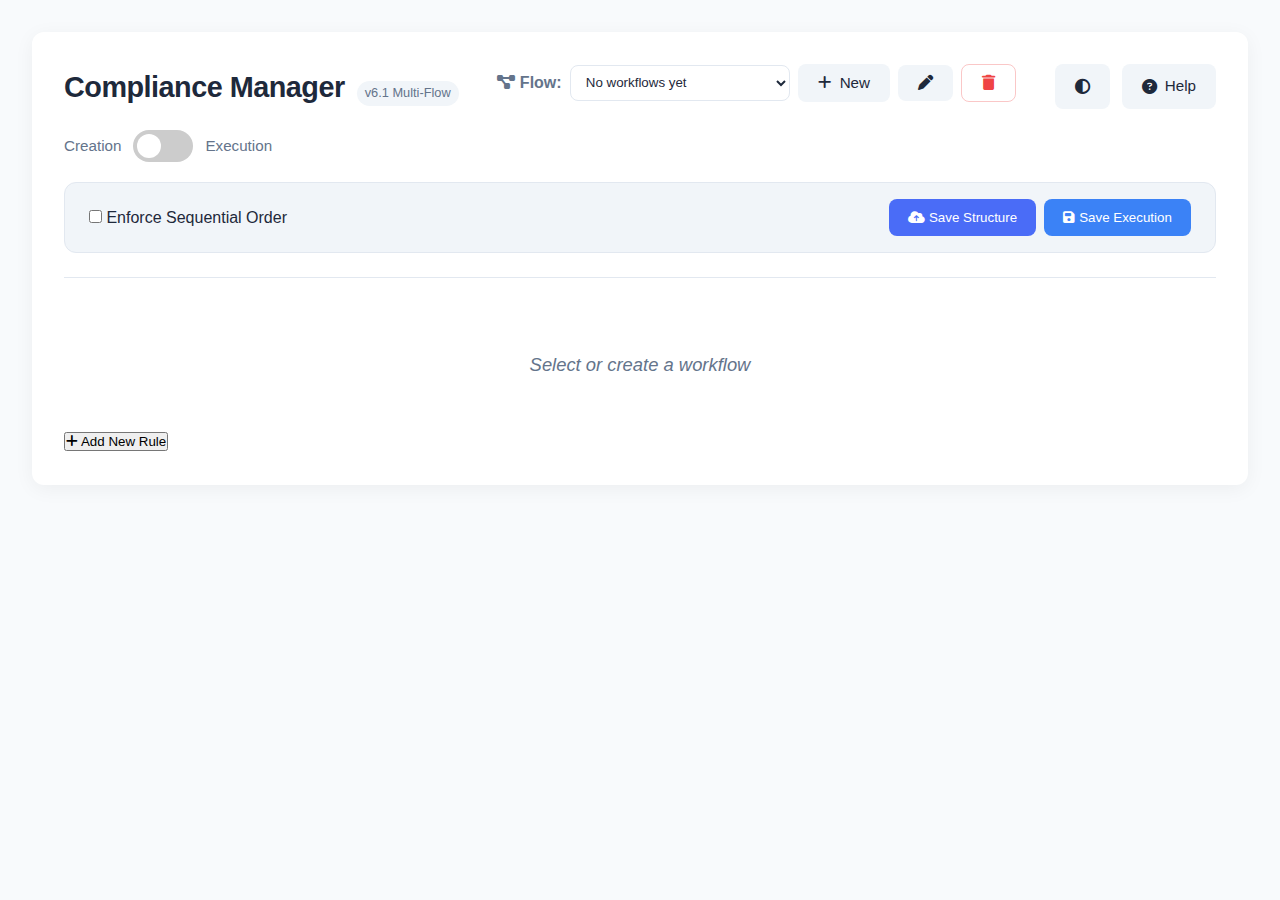
<file: index.html>
<!DOCTYPE html>
<html lang="en">
<head>
    <meta charset="UTF-8" />
    <meta name="viewport" content="width=device-width, initial-scale=1.0" />
    <title>Compliance Workflow Manager</title>
    <meta name="description" content="Manage complex compliance workflows with an Action and Evidence Register model." />
    <!-- Font Awesome -->
    <link rel="stylesheet" href="https://cdnjs.cloudflare.com/ajax/libs/font-awesome/6.4.0/css/all.min.css" />
    <!-- Quill (notes) -->
    <link href="https://cdn.quilljs.com/1.3.6/quill.snow.css" rel="stylesheet" />
    <!-- App styles -->
    <link rel="stylesheet" href="style.css" />
    <link
        rel="icon"
        href="data:image/svg+xml,<svg xmlns='http://www.w3.org/2000/svg' viewBox='0 0 24 24'><path fill='%236366f1' d='M12 2L2 7v10l10 5 10-5V7L12 2zm0 2.24L19.5 8.5 12 12.26 4.5 8.5 12 4.24zM3 8.82v6.36l8 4v-6.72L3 8.82zm9 3.46v6.72l8-4V8.82l-8 3.46z'/></svg>"
    />
</head>
<body>
    <div id="app-container">
        <!-- Header -->
        <div class="top-bar">
            <div class="header-controls">
                <div class="header-title">
                    <h1>Compliance Manager</h1>
                    <div class="app-version">v6.1 Multi-Flow</div>
                </div>

                <!-- FLOW PICKER -->
                <div class="flows-bar">
                    <label class="flow-label">
                        <i class="fa-solid fa-diagram-project"></i> Flow:
                    </label>
                    <select id="flow-select" aria-label="Select flow"></select>
                    <span id="linked-indicator" class="linked-indicator creation-only" style="display:none;" title="This workflow is linked to others">
                        <i class="fa-solid fa-link"></i> Linked
                    </span>
                    <!-- Creation-only management -->
                    <button id="flow-new" class="doc-button creation-only" title="Create flow">
                        <i class="fa-solid fa-plus"></i> New
                    </button>
                    <button id="flow-rename" class="doc-button creation-only" title="Rename flow">
                        <i class="fa-solid fa-pen"></i>
                    </button>
                    <button id="flow-unlink" class="doc-button creation-only" title="Unlink this workflow" style="display:none;">
                        <i class="fa-solid fa-link-slash"></i> Unlink
                    </button>
                    <button id="flow-delete" class="doc-button danger creation-only" title="Delete flow">
                        <i class="fa-solid fa-trash"></i>
                    </button>
                </div>

                <div class="header-buttons">
                    <button id="theme-toggle-btn" class="doc-button" title="Toggle Dark/Light Theme" aria-label="Toggle theme">
                        <i class="fa-solid fa-circle-half-stroke"></i>
                    </button>
                    <a
                        href="https://corprorate.com/newflow/documentation.html"
                        target="_blank"
                        class="doc-button"
                        title="View the user manual"
                        aria-label="Documentation"
                    >
                        <i class="fa-solid fa-circle-question"></i> Help
                    </a>
                </div>

                <div class="mode-toggle">
                    <span class="mode-label">Creation</span>
                    <label class="switch">
                        <input type="checkbox" id="mode-switch-checkbox" aria-label="Toggle between creation and execution modes" />
                        <span class="slider round"></span>
                    </label>
                    <span class="mode-label">Execution</span>
                </div>
            </div>

            <!-- Active tag filter banner (per-flow) -->
            <div id="tag-filter-banner" class="execution-only hidden" style="margin-top: 12px">
                <span class="tag-filter-chip">
                    <i class="fa-solid fa-filter"></i>
                    <span>Filtered by tag:</span>
                    <strong id="active-tag-label">#example</strong>
                    <button id="clear-tag-filter" class="clear-tag-filter" aria-label="Clear tag filter">
                        <i class="fa-solid fa-xmark"></i> Clear
                    </button>
                </span>
            </div>

            <!-- Global settings / save -->
            <div class="global-settings">
                <div class="left-global">
                    <label class="setting-toggle creation-only" title="If checked, evidence must be completed in order.">
                        <input type="checkbox" id="enforce-sequence-checkbox" />
                        Enforce Sequential Order
                    </label>
                </div>
                <div class="right-global">
                    <button id="save-structure-btn" class="primary creation-only" aria-label="Save creation data">
                        <i class="fa-solid fa-cloud-arrow-up"></i> Save Structure
                    </button>
                    <button id="save-execution-btn" class="secondary execution-only" aria-label="Save execution data">
                        <i class="fa-solid fa-floppy-disk"></i> Save Execution
                    </button>
                </div>
            </div>
        </div>

        <!-- Main workflow content -->
        <div id="workflow-root"><div class="loading-state">Loading...</div></div>

        <!-- Add Category button -->
        <div id="add-category-btn-container" class="creation-only">
            <button id="add-category-btn" data-action="add-category" data-path="data" aria-label="Add new control">
                <i class="fa-solid fa-plus"></i> Add New Rule
            </button>
        </div>
    </div>

    <!-- Modal -->
    <div id="modal-backdrop" class="hidden">
        <div id="modal-content">
            <button id="modal-close-btn" title="Close" aria-label="Close modal"><i class="fa-solid fa-xmark"></i></button>
            <h3 id="modal-title">Modal Title</h3>
            <div id="modal-body"></div>
        </div>
    </div>

    <!-- Quill -->
    <script src="https://cdn.quilljs.com/1.3.6/quill.js"></script>
    <!-- App -->
    <script src="script.js"></script>
</body>
</html>
</file>
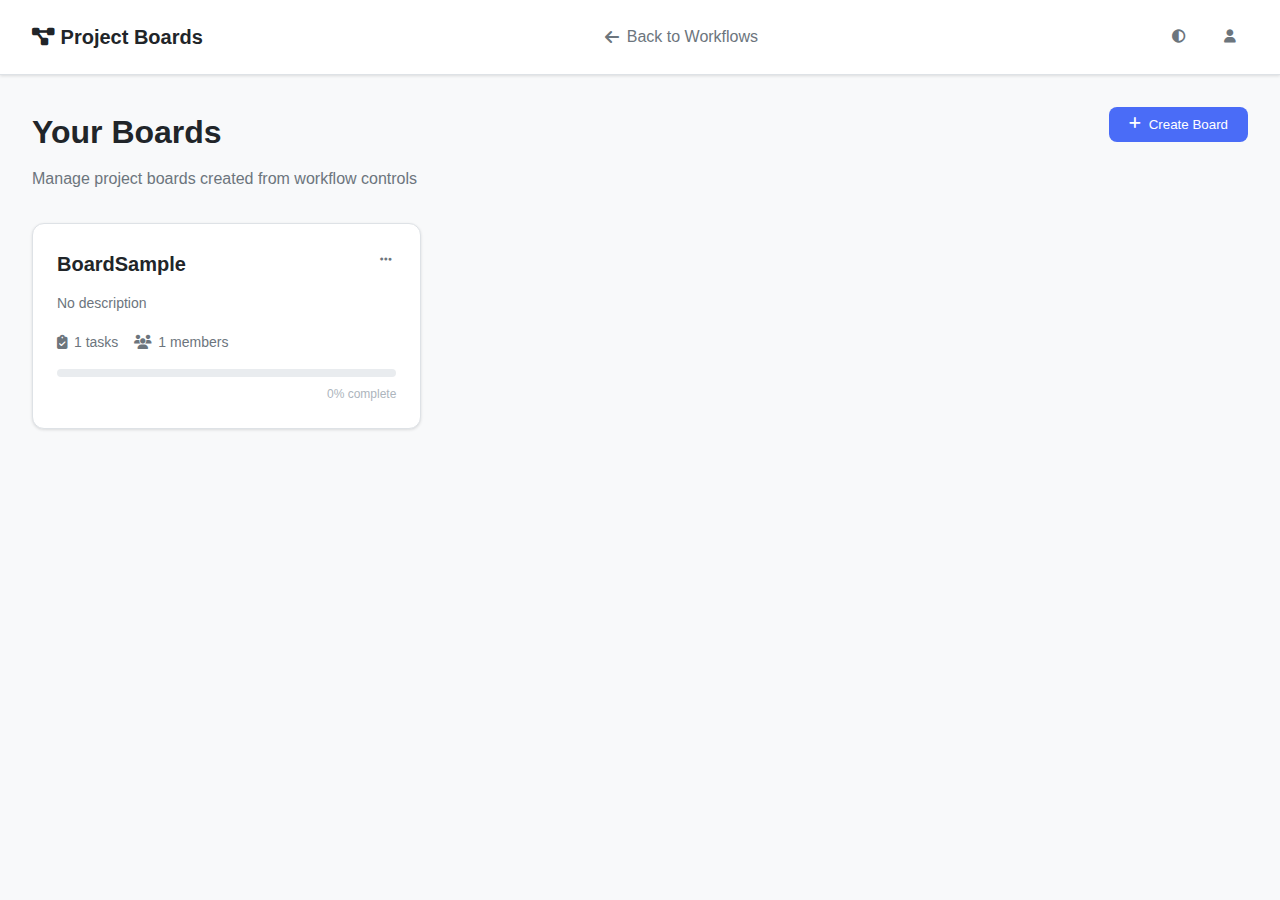
<file: board.html>
<!DOCTYPE html>
<html lang="en">
<head>
    <meta charset="UTF-8">
    <meta name="viewport" content="width=device-width, initial-scale=1.0">
    <title>Board - PPM</title>
    <link rel="stylesheet" href="https://cdnjs.cloudflare.com/ajax/libs/font-awesome/6.4.0/css/all.min.css">
    <link rel="stylesheet" href="ppm-style.css">
</head>
<body>
    <!-- Navigation -->
    <nav class="ppm-navbar">
        <div class="nav-left">
            <a href="boards.html" class="nav-link">
                <i class="fa-solid fa-arrow-left"></i>
            </a>
            <h1 id="board-title" class="nav-brand">Board Name</h1>
            <button id="board-menu-btn" class="btn-icon" title="Board settings">
                <i class="fa-solid fa-ellipsis-h"></i>
            </button>
        </div>
        <div class="nav-center">
            <div id="board-members" class="board-members">
                <!-- Member avatars -->
            </div>
            <button id="add-member-btn" class="btn-secondary btn-sm">
                <i class="fa-solid fa-user-plus"></i> Add Member
            </button>
        </div>
        <div class="nav-right">
            <button id="filter-btn" class="btn-icon" title="Filter cards">
                <i class="fa-solid fa-filter"></i>
            </button>
            <a href="boards-documentation.html" class="btn-icon" title="View Documentation">
                <i class="fa-solid fa-book"></i>
            </a>
            <button id="theme-toggle" class="btn-icon" title="Toggle theme">
                <i class="fa-solid fa-circle-half-stroke"></i>
            </button>
        </div>
    </nav>

    <!-- Backlog Filter Banner -->
    <div id="backlog-filter-banner" class="backlog-filter-banner hidden">
        <span>
            <i class="fa-solid fa-filter"></i>
            <span>Filtered by backlog item:</span>
            <strong id="backlog-filter-label"></strong>
            <button id="clear-backlog-filter" class="btn-clear-filter" aria-label="Clear filter">
                <i class="fa-solid fa-xmark"></i> Clear Filter
            </button>
        </span>
    </div>

    <!-- Dynamic List Tree -->
    <div id="dynamic-list-container" class="dynamic-list-container">
        <div class="dynamic-list-header">
            <div class="dynamic-list-title">
                <i class="fa-solid fa-sitemap"></i>
                <span>Dynamic List</span>
                <button id="toggle-dynamic-list" class="btn-icon btn-sm" title="Collapse/Expand">
                    <i class="fa-solid fa-chevron-up"></i>
                </button>
            </div>
            <div class="dynamic-list-actions">
                <div class="mode-toggle">
                    <span class="mode-label">Mode:</span>
                    <button id="dynamic-list-mode-btn" class="btn-mode" onclick="PPM.dynamicList.toggleMode()">
                        <i class="fa-solid fa-edit"></i>
                        <span id="mode-text">Creation</span>
                    </button>
                </div>
                <button id="add-root-node-btn" class="btn-primary btn-sm" onclick="PPM.dynamicList.showNodeDialog(null)">
                    <i class="fa-solid fa-plus"></i> Add Root Node
                </button>
                <button id="clear-list-filter-btn" class="btn-secondary btn-sm hidden" onclick="PPM.dynamicList.clearFilter()">
                    <i class="fa-solid fa-xmark"></i> Clear Filter
                </button>
            </div>
        </div>
        <div id="dynamic-list-tree" class="dynamic-list-tree">
            <div class="tree-empty-state" id="tree-empty-state">
                <i class="fa-solid fa-sitemap"></i>
                <p>No nodes yet. Click "Add Root Node" to start building your dynamic list.</p>
            </div>
            <!-- Tree nodes will be rendered here -->
        </div>
    </div>

    <!-- Board Management Bar -->
    <div class="board-management-bar">
        <!-- Milestones -->
        <div class="management-section">
            <div class="section-header">
                <i class="fa-solid fa-flag-checkered"></i>
                <span class="section-title">Milestones</span>
                <button class="btn-sm btn-add" onclick="PPM.ui.showCreateMilestoneDialog()" title="Add Milestone">
                    <i class="fa-solid fa-plus"></i>
                </button>
            </div>
            <div class="carousel-container">
                <button class="carousel-nav carousel-prev" onclick="PPM.ui.scrollCarousel('milestones', 'prev')" title="Previous">
                    <i class="fa-solid fa-chevron-left"></i>
                </button>
                <div id="milestones-container" class="items-container carousel-items">
                    <!-- Milestones will be rendered here -->
                </div>
                <button class="carousel-nav carousel-next" onclick="PPM.ui.scrollCarousel('milestones', 'next')" title="Next">
                    <i class="fa-solid fa-chevron-right"></i>
                </button>
            </div>
        </div>

        <!-- Categories -->
        <div class="management-section">
            <div class="section-header">
                <i class="fa-solid fa-tag"></i>
                <span class="section-title">Categories</span>
                <button class="btn-sm btn-add" onclick="PPM.ui.showCreateCategoryDialog()" title="Add Category">
                    <i class="fa-solid fa-plus"></i>
                </button>
            </div>
            <div class="carousel-container">
                <button class="carousel-nav carousel-prev" onclick="PPM.ui.scrollCarousel('categories', 'prev')" title="Previous">
                    <i class="fa-solid fa-chevron-left"></i>
                </button>
                <div id="categories-container" class="items-container carousel-items">
                    <!-- Categories will be rendered here -->
                </div>
                <button class="carousel-nav carousel-next" onclick="PPM.ui.scrollCarousel('categories', 'next')" title="Next">
                    <i class="fa-solid fa-chevron-right"></i>
                </button>
            </div>
        </div>

        <!-- Groups -->
        <div class="management-section">
            <div class="section-header">
                <i class="fa-solid fa-layer-group"></i>
                <span class="section-title">Groups</span>
                <button class="btn-sm btn-add" onclick="PPM.ui.showCreateGroupDialog()" title="Add Group">
                    <i class="fa-solid fa-plus"></i>
                </button>
            </div>
            <div class="carousel-container">
                <button class="carousel-nav carousel-prev" onclick="PPM.ui.scrollCarousel('groups', 'prev')" title="Previous">
                    <i class="fa-solid fa-chevron-left"></i>
                </button>
                <div id="groups-container" class="items-container carousel-items">
                    <!-- Groups will be rendered here -->
                </div>
                <button class="carousel-nav carousel-next" onclick="PPM.ui.scrollCarousel('groups', 'next')" title="Next">
                    <i class="fa-solid fa-chevron-right"></i>
                </button>
            </div>
        </div>
    </div>

    <!-- Board Content -->
    <main class="board-container">
        <div id="board-columns" class="board-columns">
            <!-- Columns will be rendered here -->
        </div>
    </main>

    <!-- Modal Backdrop -->
    <div id="modal-backdrop" class="modal-backdrop hidden">
        <div class="modal-container">
            <div class="modal-header">
                <h3 id="modal-title">Modal Title</h3>
                <button id="modal-close" class="btn-icon">
                    <i class="fa-solid fa-xmark"></i>
                </button>
            </div>
            <div id="modal-body" class="modal-body">
                <!-- Modal content -->
            </div>
        </div>
    </div>

    <!-- Card Detail Modal (larger) -->
    <div id="card-modal-backdrop" class="modal-backdrop hidden">
        <div class="modal-container modal-large">
            <div class="modal-header">
                <h3 id="card-modal-title">Card Title</h3>
                <button id="card-modal-close" class="btn-icon">
                    <i class="fa-solid fa-xmark"></i>
                </button>
            </div>
            <div id="card-modal-body" class="modal-body">
                <!-- Card detail content -->
            </div>
        </div>
    </div>

    <script src="ppm-script.js"></script>
    <script>
        // Initialize board view
        const urlParams = new URLSearchParams(window.location.search);
        const boardId = urlParams.get('id');
        if (!boardId) {
            window.location.href = 'boards.html';
        } else {
            PPM.init('board', boardId);
        }
    </script>
</body>
</html>

    <!-- Dynamic List Node Dialog -->
    <div id="node-dialog-backdrop" class="modal-backdrop hidden">
        <div class="modal-dialog modal-md">
            <div class="modal-header">
                <h3 id="node-dialog-title">Add Node</h3>
                <button class="btn-close" onclick="PPM.dynamicList.closeNodeDialog()">
                    <i class="fa-solid fa-xmark"></i>
                </button>
            </div>
            <div class="modal-body">
                <div class="form-group">
                    <label for="node-title">Title</label>
                    <input type="text" id="node-title" class="form-input" placeholder="Enter node title" required>
                </div>
                
                <div class="form-group">
                    <label for="node-type">Node Type</label>
                    <select id="node-type" class="form-input" onchange="PPM.dynamicList.onNodeTypeChange()">
                        <option value="connection">Connection (Link to tasks)</option>
                        <option value="task">Task (Standalone task)</option>
                    </select>
                    <small class="form-hint">Connection nodes can link to board tasks and filter the board. Task nodes open a task modal.</small>
                </div>
                
                <div class="form-group" id="node-parent-group">
                    <label for="node-parent">Parent Node</label>
                    <select id="node-parent" class="form-input">
                        <option value="">Root Level</option>
                        <!-- Parent options will be populated dynamically -->
                    </select>
                </div>
                
                <input type="hidden" id="node-edit-id">
            </div>
            <div class="modal-footer">
                <button class="btn-secondary" onclick="PPM.dynamicList.closeNodeDialog()">Cancel</button>
                <button class="btn-primary" onclick="PPM.dynamicList.saveNode()">
                    <i class="fa-solid fa-save"></i> Save
                </button>
            </div>
        </div>
    </div>

    <!-- Task Linking Dialog (for Connection nodes) -->
    <div id="task-link-dialog-backdrop" class="modal-backdrop hidden">
        <div class="modal-dialog modal-lg">
            <div class="modal-header">
                <h3>Link Tasks to <span id="link-node-title"></span></h3>
                <button class="btn-close" onclick="PPM.dynamicList.closeTaskLinkDialog()">
                    <i class="fa-solid fa-xmark"></i>
                </button>
            </div>
            <div class="modal-body">
                <div class="task-link-search">
                    <input type="text" id="task-search" class="form-input" placeholder="Search tasks...">
                </div>
                <div class="task-link-list" id="task-link-list">
                    <!-- Task checkboxes will be rendered here -->
                </div>
            </div>
            <div class="modal-footer">
                <button class="btn-secondary" onclick="PPM.dynamicList.closeTaskLinkDialog()">Close</button>
            </div>
        </div>
    </div>
</file>
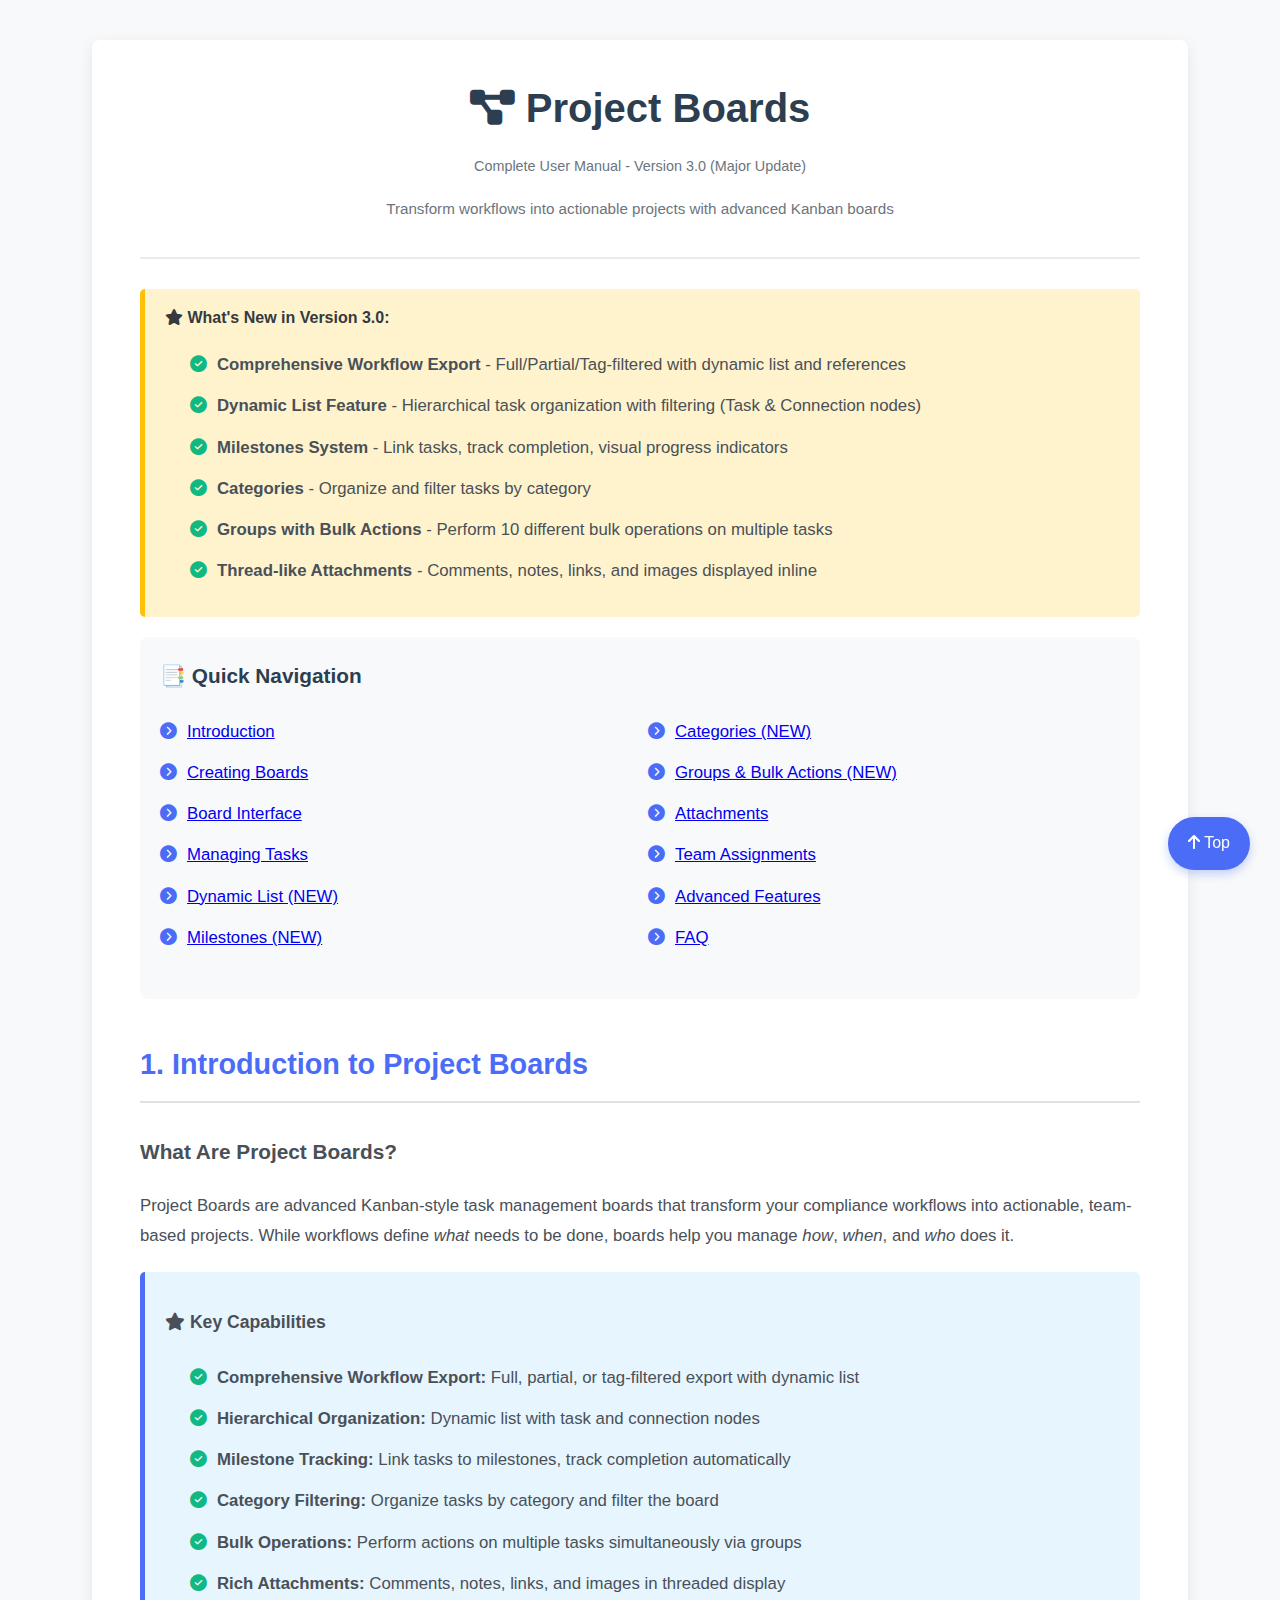
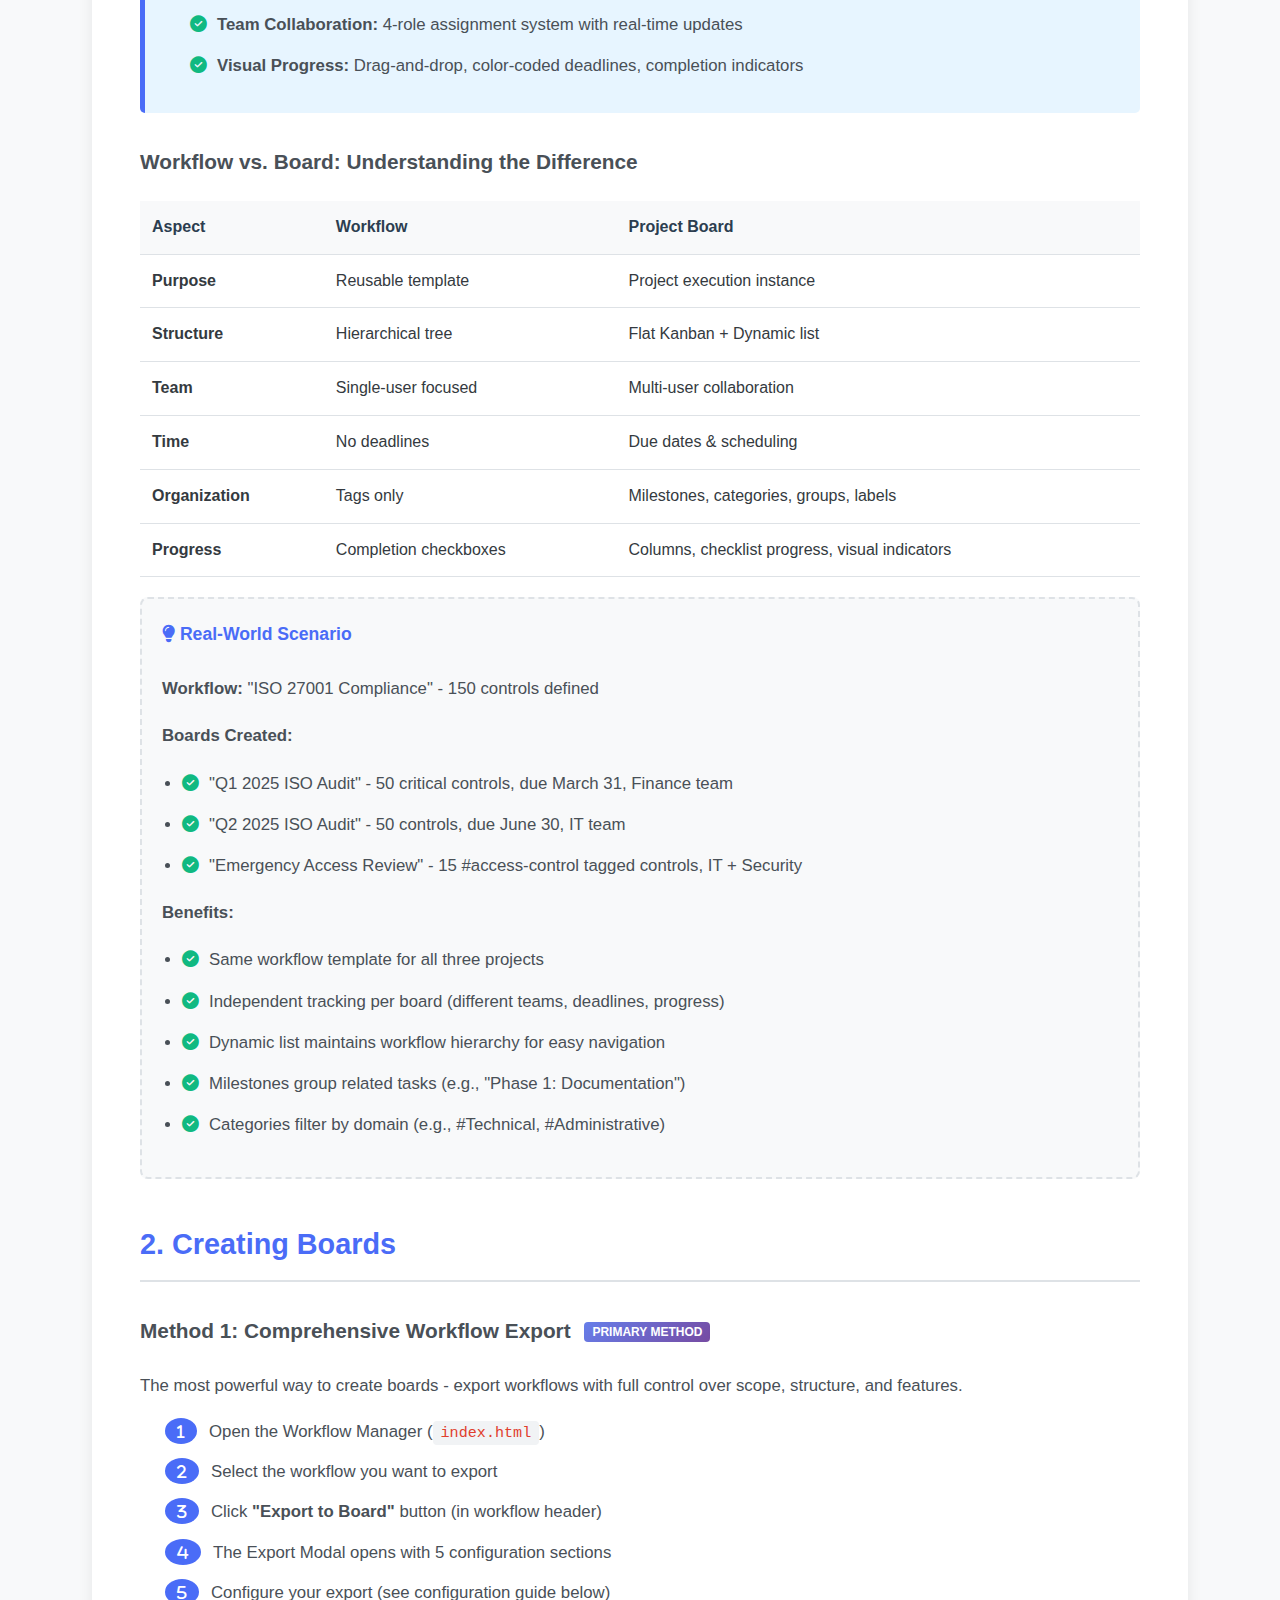
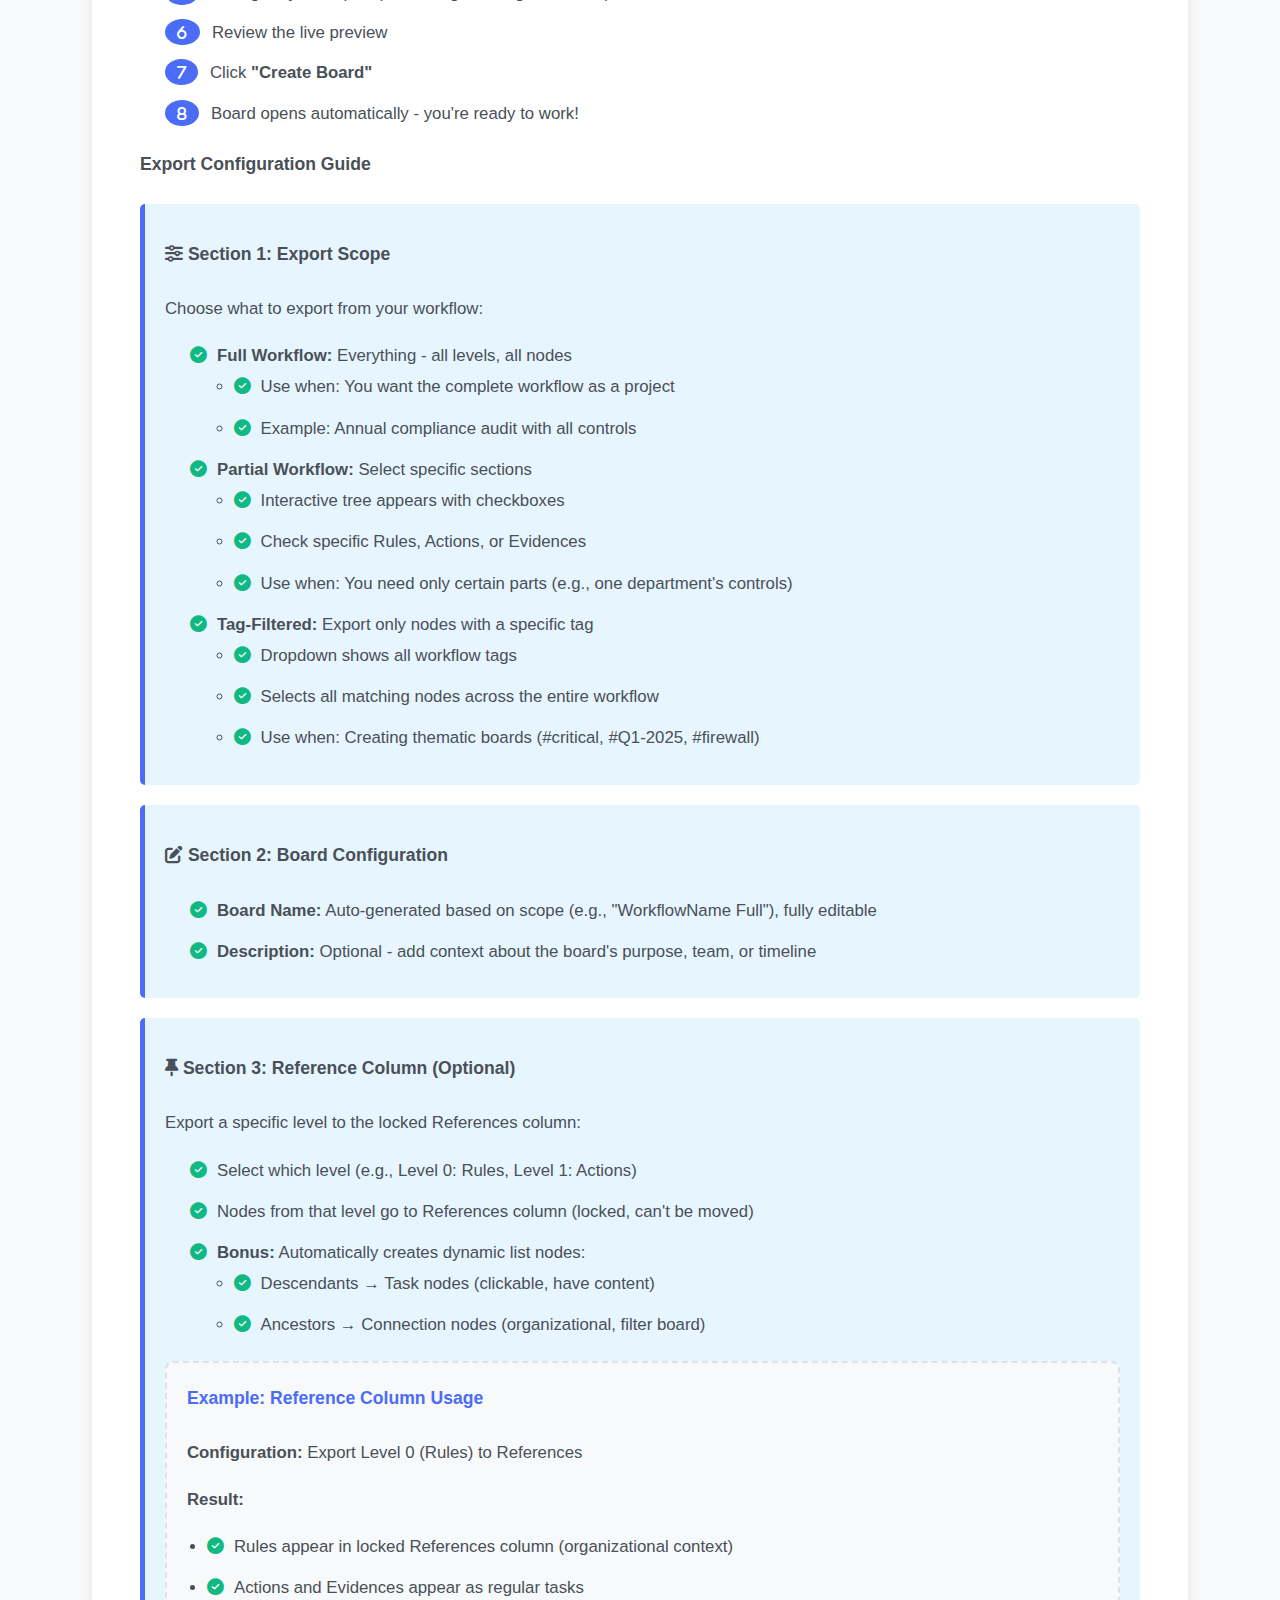
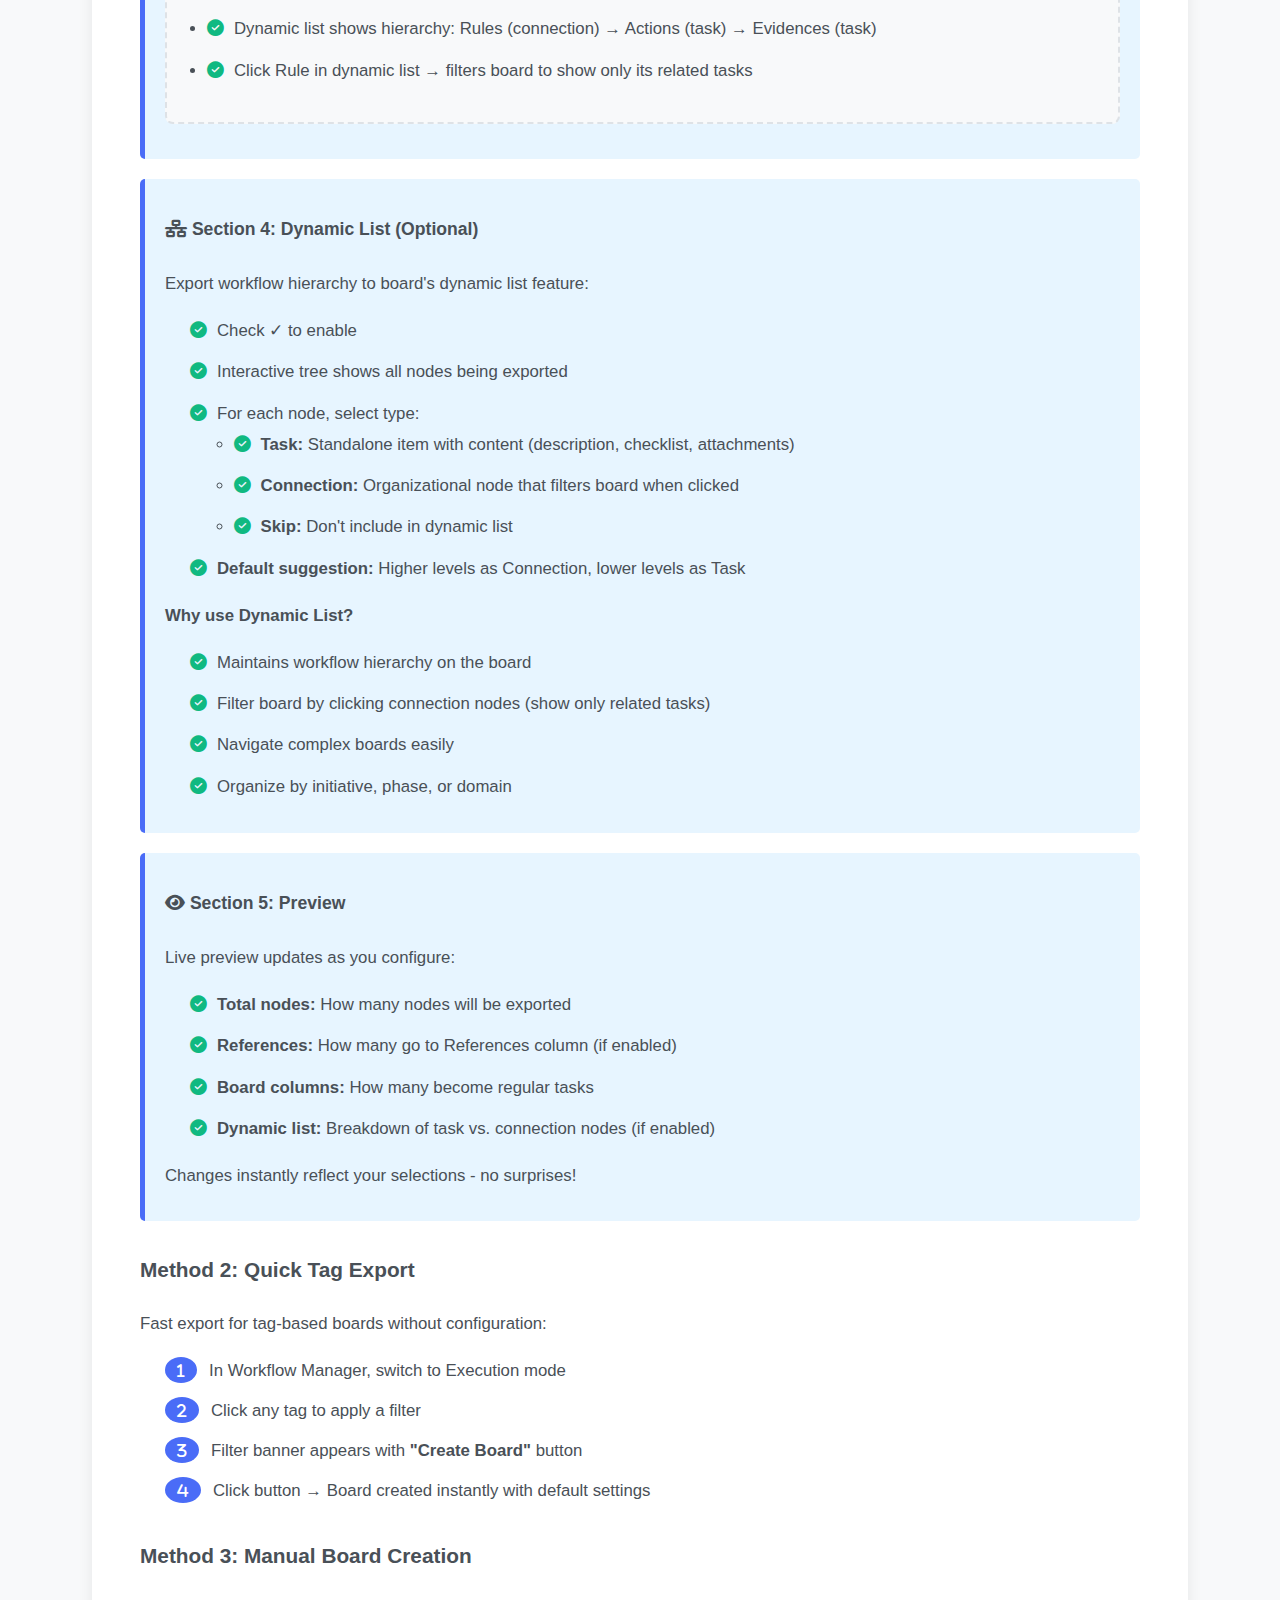
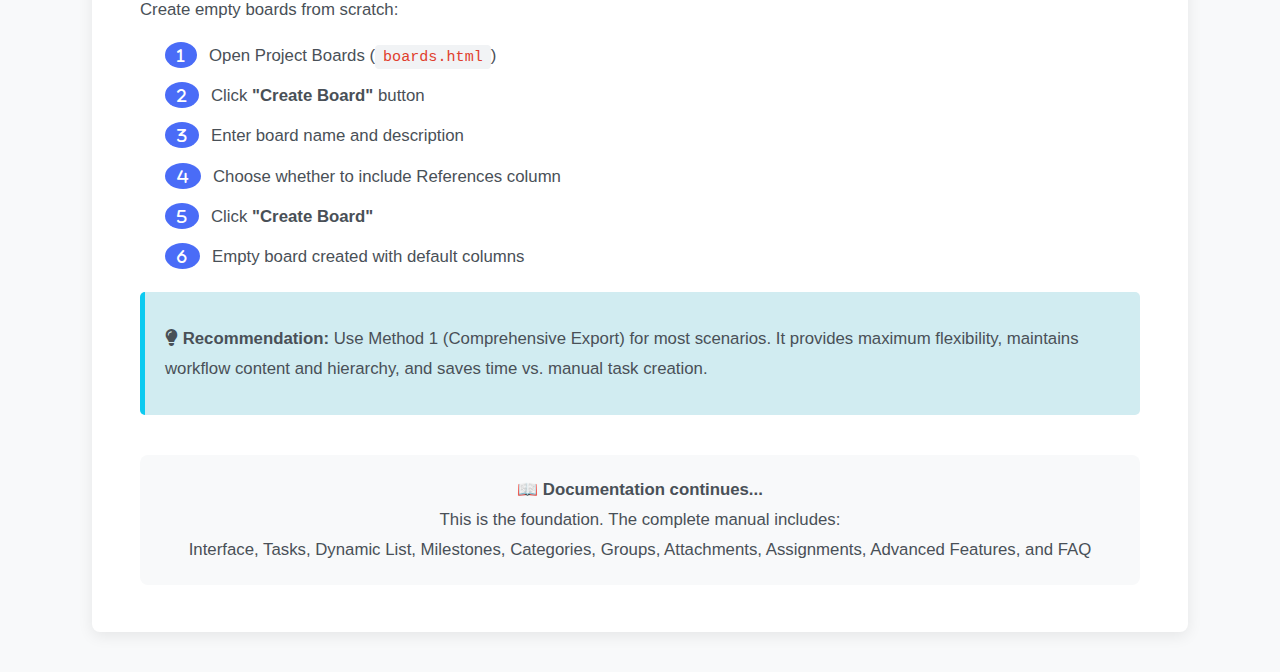
<file: boards-documentation-new.html>
<!DOCTYPE html>
<html lang="en">
<head>
    <meta charset="UTF-8">
    <meta name="viewport" content="width=device-width, initial-scale=1.0">
    <title>Project Boards - Complete User Manual</title>
    <link rel="stylesheet" href="https://cdnjs.cloudflare.com/ajax/libs/font-awesome/6.4.0/css/all.min.css">
    <style>
        /* [Include same comprehensive styles from workflow documentation] */
        body {
            font-family: -apple-system, BlinkMacSystemFont, "Segoe UI", Roboto, "Helvetica Neue", Arial, sans-serif;
            line-height: 1.8;
            color: #343a40;
            background-color: #f8f9fa;
            margin: 0;
            padding: 20px;
        }
        main {
            max-width: 1000px;
            margin: 20px auto;
            background-color: #ffffff;
            border-radius: 8px;
            box-shadow: 0 4px 15px rgba(0, 0, 0, 0.08);
            padding: 2rem 3rem;
        }
        header {
            text-align: center;
            border-bottom: 2px solid #e9ecef;
            padding-bottom: 20px;
            margin-bottom: 30px;
        }
        h1 {
            color: #2c3e50;
            margin: 0 0 10px 0;
            font-size: 2.5rem;
        }
        .version {
            color: #6c757d;
            font-size: 0.9rem;
            margin-top: 5px;
        }
        h2 {
            color: #4a6cf7;
            border-bottom: 2px solid #dee2e6;
            padding-bottom: 10px;
            margin-top: 40px;
            font-size: 1.8rem;
        }
        h3 {
            color: #495057;
            margin-top: 30px;
            font-size: 1.3rem;
        }
        h4 {
            color: #495057;
            margin-top: 20px;
            font-size: 1.1rem;
            font-weight: 600;
        }
        p, li {
            margin-bottom: 15px;
            font-size: 1.05rem;
            color: #495057;
        }
        .highlight {
            background-color: #fff3cd;
            border-left: 5px solid #ffc107;
            padding: 15px 20px;
            margin: 20px 0;
            border-radius: 5px;
        }
        .tip {
            background-color: #d1ecf1;
            border-left: 5px solid #0dcaf0;
            padding: 15px 20px;
            margin: 20px 0;
            border-radius: 5px;
        }
        .important {
            background-color: #f8d7da;
            border-left: 5px solid #dc3545;
            padding: 15px 20px;
            margin: 20px 0;
            border-radius: 5px;
        }
        .feature {
            background-color: #e7f5ff;
            border-left: 5px solid #4a6cf7;
            padding: 15px 20px;
            margin: 20px 0;
            border-radius: 5px;
        }
        .new-badge {
            background: linear-gradient(135deg, #667eea 0%, #764ba2 100%);
            color: white;
            padding: 3px 8px;
            border-radius: 4px;
            font-size: 0.75rem;
            font-weight: bold;
            margin-left: 8px;
            vertical-align: middle;
        }
        ul {
            padding-left: 25px;
            list-style-type: none;
        }
        li {
            padding-left: 1.4em;
            text-indent: -1.4em;
            margin-bottom: 10px;
        }
        li::before {
            content: "\f058"; 
            font-family: "Font Awesome 6 Free";
            font-weight: 900;
            margin-right: 10px;
            color: #10b981;
        }
        code {
            background-color: #f1f3f5;
            padding: 3px 8px;
            border-radius: 4px;
            font-family: "Courier New", monospace;
            color: #e03e2d;
            font-size: 0.9em;
        }
        .steps {
            counter-reset: step;
        }
        .steps li {
            counter-increment: step;
            padding-left: 2.5em;
            text-indent: -2.5em;
        }
        .steps li::before {
            content: counter(step);
            background-color: #4a6cf7;
            color: white;
            font-weight: bold;
            padding: 5px 12px;
            border-radius: 50%;
            margin-right: 12px;
            font-size: 0.9em;
        }
        table {
            width: 100%;
            border-collapse: collapse;
            margin: 20px 0;
        }
        th, td {
            padding: 12px;
            text-align: left;
            border-bottom: 1px solid #dee2e6;
        }
        th {
            background-color: #f8f9fa;
            font-weight: 600;
            color: #2c3e50;
        }
        .example-box {
            background-color: #f8f9fa;
            border: 2px dashed #dee2e6;
            padding: 20px;
            margin: 20px 0;
            border-radius: 8px;
        }
        .example-box h4 {
            margin-top: 0;
            color: #4a6cf7;
        }
        .nav {
            background-color: #f8f9fa;
            padding: 20px;
            border-radius: 8px;
            margin-bottom: 30px;
        }
        .nav h3 {
            margin-top: 0;
            color: #2c3e50;
        }
        .nav ul {
            padding-left: 0;
        }
        .nav li::before {
            content: "\f138";
            color: #4a6cf7;
        }
        .back-to-top {
            position: fixed;
            bottom: 30px;
            right: 30px;
            background-color: #4a6cf7;
            color: white;
            padding: 12px 20px;
            border-radius: 50px;
            text-decoration: none;
            box-shadow: 0 4px 10px rgba(74, 108, 247, 0.3);
            transition: all 0.3s;
        }
        .back-to-top:hover {
            background-color: #3651d4;
            transform: translateY(-3px);
            box-shadow: 0 6px 15px rgba(74, 108, 247, 0.4);
        }
    </style>
</head>
<body>
    <main>
        <header>
            <h1><i class="fas fa-diagram-project"></i> Project Boards</h1>
            <p class="version">Complete User Manual - Version 3.0 (Major Update)</p>
            <p style="color: #6c757d; font-size: 0.95rem; margin-top: 15px;">
                Transform workflows into actionable projects with advanced Kanban boards
            </p>
        </header>

        <div class="highlight">
            <strong><i class="fa-solid fa-star"></i> What's New in Version 3.0:</strong>
            <ul>
                <li><strong>Comprehensive Workflow Export</strong> - Full/Partial/Tag-filtered with dynamic list and references</li>
                <li><strong>Dynamic List Feature</strong> - Hierarchical task organization with filtering (Task & Connection nodes)</li>
                <li><strong>Milestones System</strong> - Link tasks, track completion, visual progress indicators</li>
                <li><strong>Categories</strong> - Organize and filter tasks by category</li>
                <li><strong>Groups with Bulk Actions</strong> - Perform 10 different bulk operations on multiple tasks</li>
                <li><strong>Thread-like Attachments</strong> - Comments, notes, links, and images displayed inline</li>
            </ul>
        </div>

        <div class="nav">
            <h3>📑 Quick Navigation</h3>
            <ul style="columns: 2; -webkit-columns: 2; -moz-columns: 2;">
                <li><a href="#introduction">Introduction</a></li>
                <li><a href="#creating-boards">Creating Boards</a></li>
                <li><a href="#interface">Board Interface</a></li>
                <li><a href="#tasks">Managing Tasks</a></li>
                <li><a href="#dynamic-list">Dynamic List (NEW)</a></li>
                <li><a href="#milestones">Milestones (NEW)</a></li>
                <li><a href="#categories">Categories (NEW)</a></li>
                <li><a href="#groups">Groups & Bulk Actions (NEW)</a></li>
                <li><a href="#attachments">Attachments</a></li>
                <li><a href="#assignments">Team Assignments</a></li>
                <li><a href="#advanced">Advanced Features</a></li>
                <li><a href="#faq">FAQ</a></li>
            </ul>
        </div>

        <section id="introduction">
            <h2>1. Introduction to Project Boards</h2>
            
            <h3>What Are Project Boards?</h3>
            <p>
                Project Boards are advanced Kanban-style task management boards that transform your compliance workflows 
                into actionable, team-based projects. While workflows define <em>what</em> needs to be done, boards help 
                you manage <em>how</em>, <em>when</em>, and <em>who</em> does it.
            </p>

            <div class="feature">
                <h4><i class="fas fa-star"></i> Key Capabilities</h4>
                <ul>
                    <li><strong>Comprehensive Workflow Export:</strong> Full, partial, or tag-filtered export with dynamic list</li>
                    <li><strong>Hierarchical Organization:</strong> Dynamic list with task and connection nodes</li>
                    <li><strong>Milestone Tracking:</strong> Link tasks to milestones, track completion automatically</li>
                    <li><strong>Category Filtering:</strong> Organize tasks by category and filter the board</li>
                    <li><strong>Bulk Operations:</strong> Perform actions on multiple tasks simultaneously via groups</li>
                    <li><strong>Rich Attachments:</strong> Comments, notes, links, and images in threaded display</li>
                    <li><strong>Team Collaboration:</strong> 4-role assignment system with real-time updates</li>
                    <li><strong>Visual Progress:</strong> Drag-and-drop, color-coded deadlines, completion indicators</li>
                </ul>
            </div>

            <h3>Workflow vs. Board: Understanding the Difference</h3>
            
            <table>
                <thead>
                    <tr>
                        <th>Aspect</th>
                        <th>Workflow</th>
                        <th>Project Board</th>
                    </tr>
                </thead>
                <tbody>
                    <tr>
                        <td><strong>Purpose</strong></td>
                        <td>Reusable template</td>
                        <td>Project execution instance</td>
                    </tr>
                    <tr>
                        <td><strong>Structure</strong></td>
                        <td>Hierarchical tree</td>
                        <td>Flat Kanban + Dynamic list</td>
                    </tr>
                    <tr>
                        <td><strong>Team</strong></td>
                        <td>Single-user focused</td>
                        <td>Multi-user collaboration</td>
                    </tr>
                    <tr>
                        <td><strong>Time</strong></td>
                        <td>No deadlines</td>
                        <td>Due dates & scheduling</td>
                    </tr>
                    <tr>
                        <td><strong>Organization</strong></td>
                        <td>Tags only</td>
                        <td>Milestones, categories, groups, labels</td>
                    </tr>
                    <tr>
                        <td><strong>Progress</strong></td>
                        <td>Completion checkboxes</td>
                        <td>Columns, checklist progress, visual indicators</td>
                    </tr>
                </tbody>
            </table>

            <div class="example-box">
                <h4><i class="fas fa-lightbulb"></i> Real-World Scenario</h4>
                <p><strong>Workflow:</strong> "ISO 27001 Compliance" - 150 controls defined</p>
                <p><strong>Boards Created:</strong></p>
                <ul style="list-style-type: disc; padding-left: 20px;">
                    <li>"Q1 2025 ISO Audit" - 50 critical controls, due March 31, Finance team</li>
                    <li>"Q2 2025 ISO Audit" - 50 controls, due June 30, IT team</li>
                    <li>"Emergency Access Review" - 15 #access-control tagged controls, IT + Security</li>
                </ul>
                <p><strong>Benefits:</strong></p>
                <ul style="list-style-type: disc; padding-left: 20px;">
                    <li>Same workflow template for all three projects</li>
                    <li>Independent tracking per board (different teams, deadlines, progress)</li>
                    <li>Dynamic list maintains workflow hierarchy for easy navigation</li>
                    <li>Milestones group related tasks (e.g., "Phase 1: Documentation")</li>
                    <li>Categories filter by domain (e.g., #Technical, #Administrative)</li>
                </ul>
            </div>
        </section>

        <section id="creating-boards">
            <h2>2. Creating Boards</h2>
            
            <h3>Method 1: Comprehensive Workflow Export <span class="new-badge">PRIMARY METHOD</span></h3>
            <p>
                The most powerful way to create boards - export workflows with full control over scope, structure, and features.
            </p>

            <div class="steps">
                <ul>
                    <li>Open the Workflow Manager (<code>index.html</code>)</li>
                    <li>Select the workflow you want to export</li>
                    <li>Click <strong>"Export to Board"</strong> button (in workflow header)</li>
                    <li>The Export Modal opens with 5 configuration sections</li>
                    <li>Configure your export (see configuration guide below)</li>
                    <li>Review the live preview</li>
                    <li>Click <strong>"Create Board"</strong></li>
                    <li>Board opens automatically - you're ready to work!</li>
                </ul>
            </div>

            <h4>Export Configuration Guide</h4>
            
            <div class="feature">
                <h4><i class="fas fa-sliders-h"></i> Section 1: Export Scope</h4>
                <p>Choose what to export from your workflow:</p>
                <ul>
                    <li><strong>Full Workflow:</strong> Everything - all levels, all nodes
                        <ul style="list-style-type: circle; padding-left: 20px;">
                            <li>Use when: You want the complete workflow as a project</li>
                            <li>Example: Annual compliance audit with all controls</li>
                        </ul>
                    </li>
                    <li><strong>Partial Workflow:</strong> Select specific sections
                        <ul style="list-style-type: circle; padding-left: 20px;">
                            <li>Interactive tree appears with checkboxes</li>
                            <li>Check specific Rules, Actions, or Evidences</li>
                            <li>Use when: You need only certain parts (e.g., one department's controls)</li>
                        </ul>
                    </li>
                    <li><strong>Tag-Filtered:</strong> Export only nodes with a specific tag
                        <ul style="list-style-type: circle; padding-left: 20px;">
                            <li>Dropdown shows all workflow tags</li>
                            <li>Selects all matching nodes across the entire workflow</li>
                            <li>Use when: Creating thematic boards (#critical, #Q1-2025, #firewall)</li>
                        </ul>
                    </li>
                </ul>
            </div>

            <div class="feature">
                <h4><i class="fas fa-edit"></i> Section 2: Board Configuration</h4>
                <ul>
                    <li><strong>Board Name:</strong> Auto-generated based on scope (e.g., "WorkflowName Full"), fully editable</li>
                    <li><strong>Description:</strong> Optional - add context about the board's purpose, team, or timeline</li>
                </ul>
            </div>

            <div class="feature">
                <h4><i class="fas fa-thumbtack"></i> Section 3: Reference Column (Optional)</h4>
                <p>Export a specific level to the locked References column:</p>
                <ul>
                    <li>Select which level (e.g., Level 0: Rules, Level 1: Actions)</li>
                    <li>Nodes from that level go to References column (locked, can't be moved)</li>
                    <li><strong>Bonus:</strong> Automatically creates dynamic list nodes:
                        <ul style="list-style-type: circle; padding-left: 20px;">
                            <li>Descendants → Task nodes (clickable, have content)</li>
                            <li>Ancestors → Connection nodes (organizational, filter board)</li>
                        </ul>
                    </li>
                </ul>
                
                <div class="example-box">
                    <h4>Example: Reference Column Usage</h4>
                    <p><strong>Configuration:</strong> Export Level 0 (Rules) to References</p>
                    <p><strong>Result:</strong></p>
                    <ul style="list-style-type: disc; padding-left: 20px;">
                        <li>Rules appear in locked References column (organizational context)</li>
                        <li>Actions and Evidences appear as regular tasks</li>
                        <li>Dynamic list shows hierarchy: Rules (connection) → Actions (task) → Evidences (task)</li>
                        <li>Click Rule in dynamic list → filters board to show only its related tasks</li>
                    </ul>
                </div>
            </div>

            <div class="feature">
                <h4><i class="fas fa-network-wired"></i> Section 4: Dynamic List (Optional)</h4>
                <p>Export workflow hierarchy to board's dynamic list feature:</p>
                <ul>
                    <li>Check ✓ to enable</li>
                    <li>Interactive tree shows all nodes being exported</li>
                    <li>For each node, select type:
                        <ul style="list-style-type: circle; padding-left: 20px;">
                            <li><strong>Task:</strong> Standalone item with content (description, checklist, attachments)</li>
                            <li><strong>Connection:</strong> Organizational node that filters board when clicked</li>
                            <li><strong>Skip:</strong> Don't include in dynamic list</li>
                        </ul>
                    </li>
                    <li><strong>Default suggestion:</strong> Higher levels as Connection, lower levels as Task</li>
                </ul>
                
                <p><strong>Why use Dynamic List?</strong></p>
                <ul>
                    <li>Maintains workflow hierarchy on the board</li>
                    <li>Filter board by clicking connection nodes (show only related tasks)</li>
                    <li>Navigate complex boards easily</li>
                    <li>Organize by initiative, phase, or domain</li>
                </ul>
            </div>

            <div class="feature">
                <h4><i class="fas fa-eye"></i> Section 5: Preview</h4>
                <p>Live preview updates as you configure:</p>
                <ul>
                    <li><strong>Total nodes:</strong> How many nodes will be exported</li>
                    <li><strong>References:</strong> How many go to References column (if enabled)</li>
                    <li><strong>Board columns:</strong> How many become regular tasks</li>
                    <li><strong>Dynamic list:</strong> Breakdown of task vs. connection nodes (if enabled)</li>
                </ul>
                <p>Changes instantly reflect your selections - no surprises!</p>
            </div>

            <h3>Method 2: Quick Tag Export</h3>
            <p>Fast export for tag-based boards without configuration:</p>
            
            <div class="steps">
                <ul>
                    <li>In Workflow Manager, switch to Execution mode</li>
                    <li>Click any tag to apply a filter</li>
                    <li>Filter banner appears with <strong>"Create Board"</strong> button</li>
                    <li>Click button → Board created instantly with default settings</li>
                </ul>
            </div>

            <h3>Method 3: Manual Board Creation</h3>
            <p>Create empty boards from scratch:</p>
            
            <div class="steps">
                <ul>
                    <li>Open Project Boards (<code>boards.html</code>)</li>
                    <li>Click <strong>"Create Board"</strong> button</li>
                    <li>Enter board name and description</li>
                    <li>Choose whether to include References column</li>
                    <li>Click <strong>"Create Board"</strong></li>
                    <li>Empty board created with default columns</li>
                </ul>
            </div>

            <div class="tip">
                <p><i class="fas fa-lightbulb"></i> <strong>Recommendation:</strong> Use Method 1 (Comprehensive Export) for most scenarios. 
                It provides maximum flexibility, maintains workflow content and hierarchy, and saves time vs. manual task creation.</p>
            </div>
        </section>

        <!-- Continue with remaining sections... This is part 1 of the documentation -->
        <!-- I'll need to continue in subsequent responses due to length -->

        <p style="text-align: center; margin-top: 40px; padding: 20px; background: #f8f9fa; border-radius: 8px;">
            <strong>📖 Documentation continues...</strong><br>
            This is the foundation. The complete manual includes:<br>
            Interface, Tasks, Dynamic List, Milestones, Categories, Groups, Attachments, Assignments, Advanced Features, and FAQ
        </p>

    </main>

    <a href="#" class="back-to-top">
        <i class="fas fa-arrow-up"></i> Top
    </a>
</body>
</html>
</file>
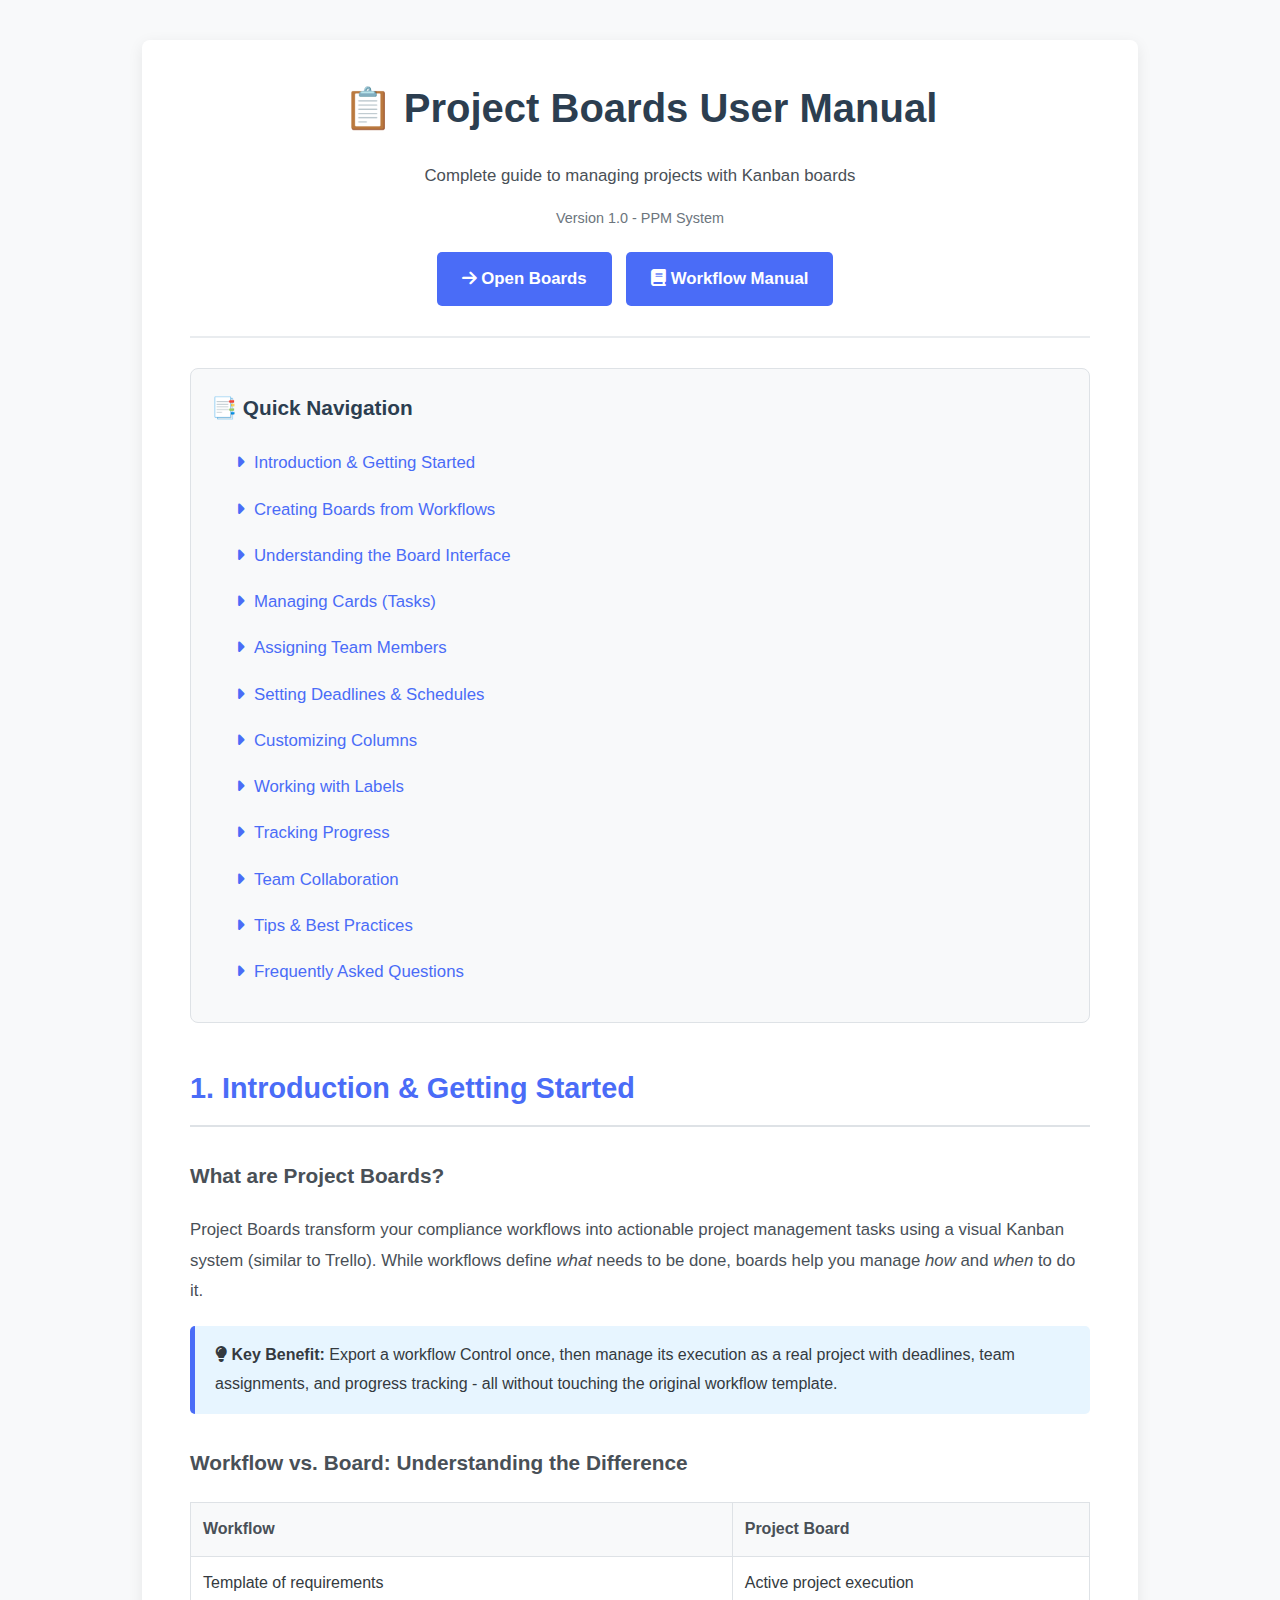
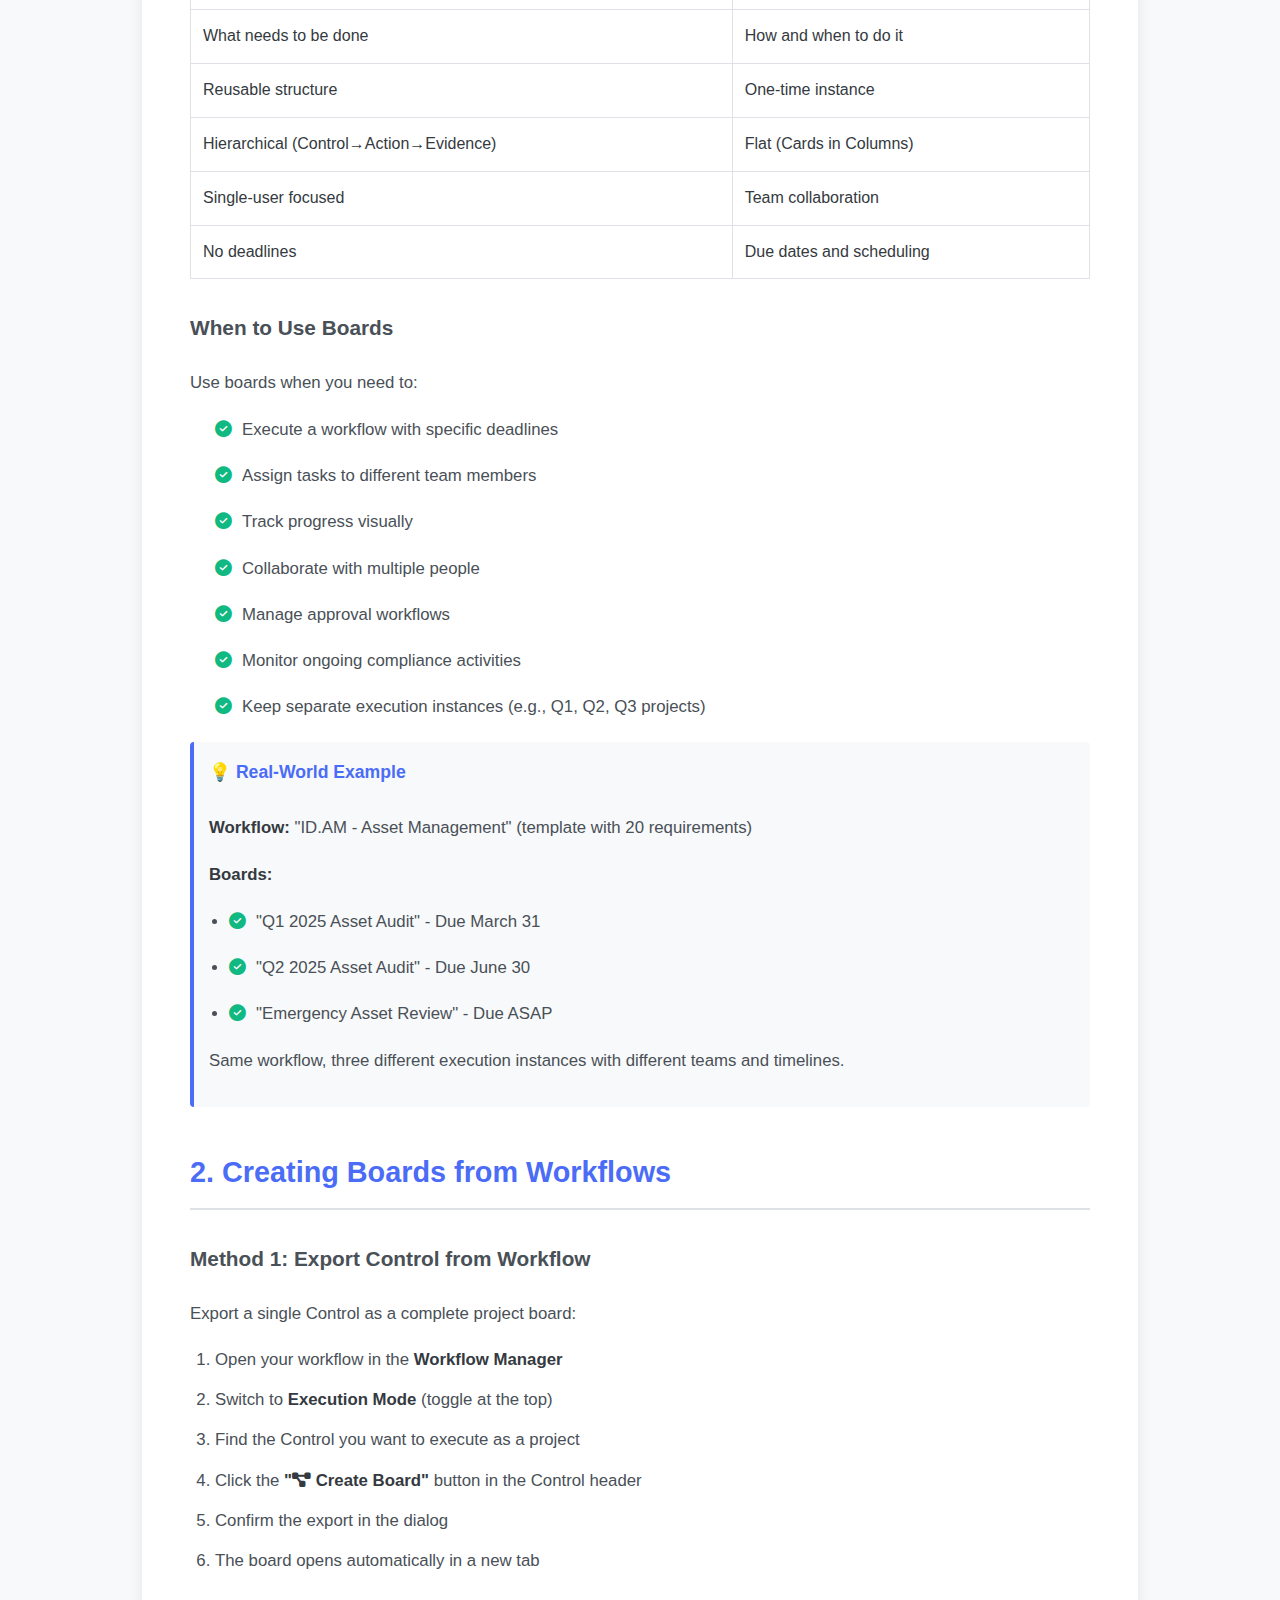
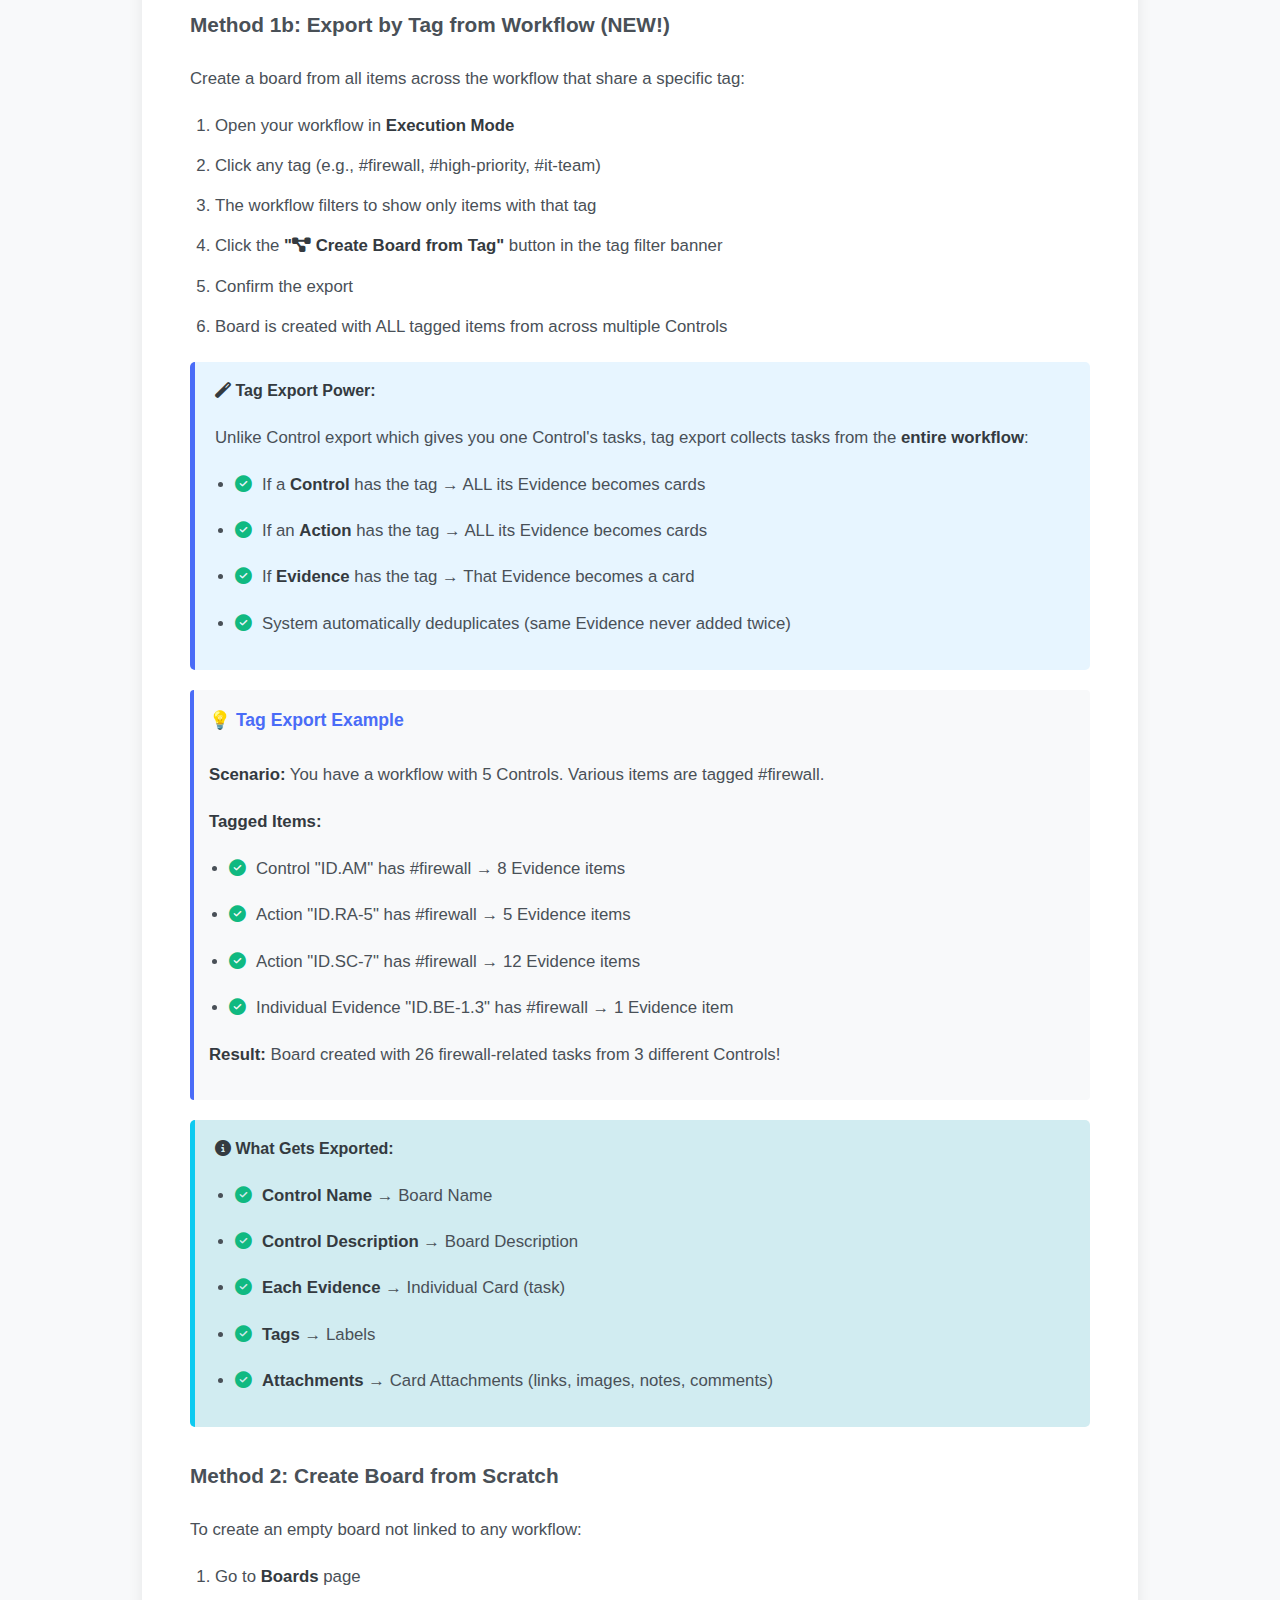
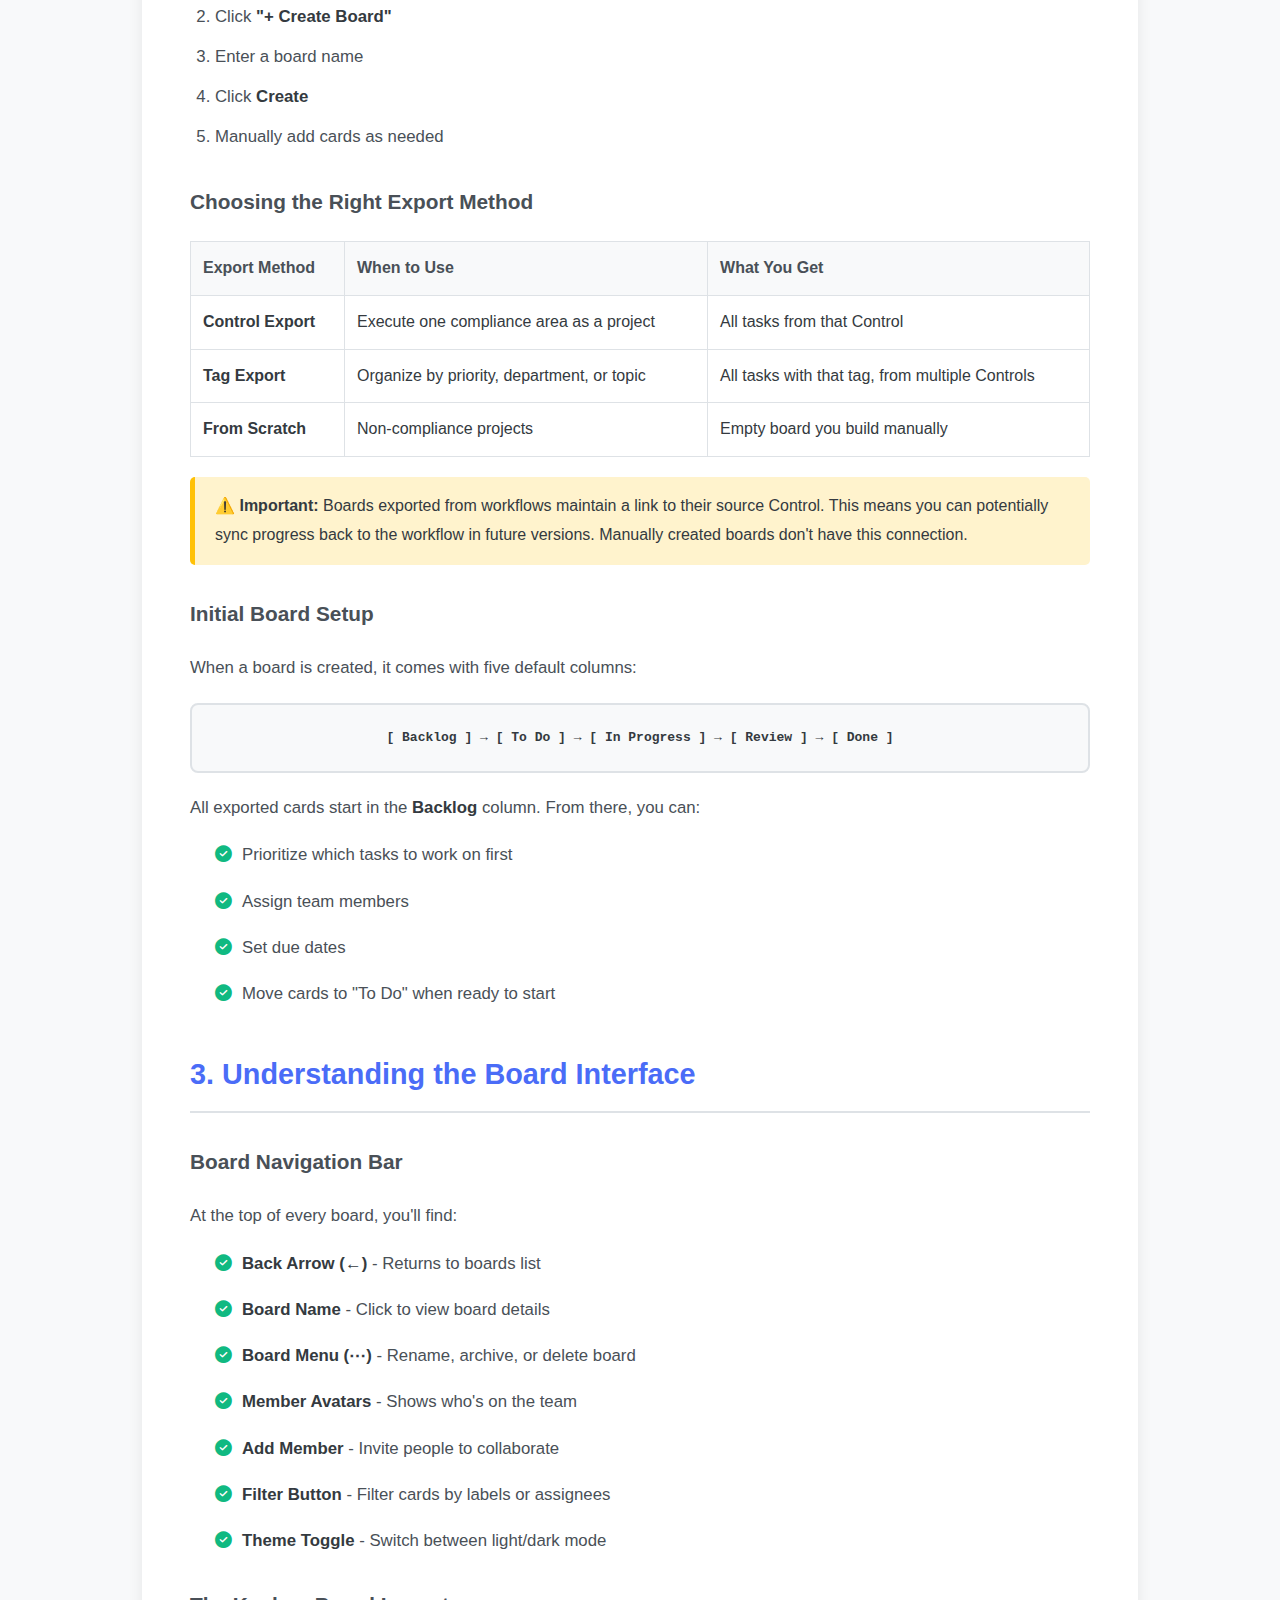
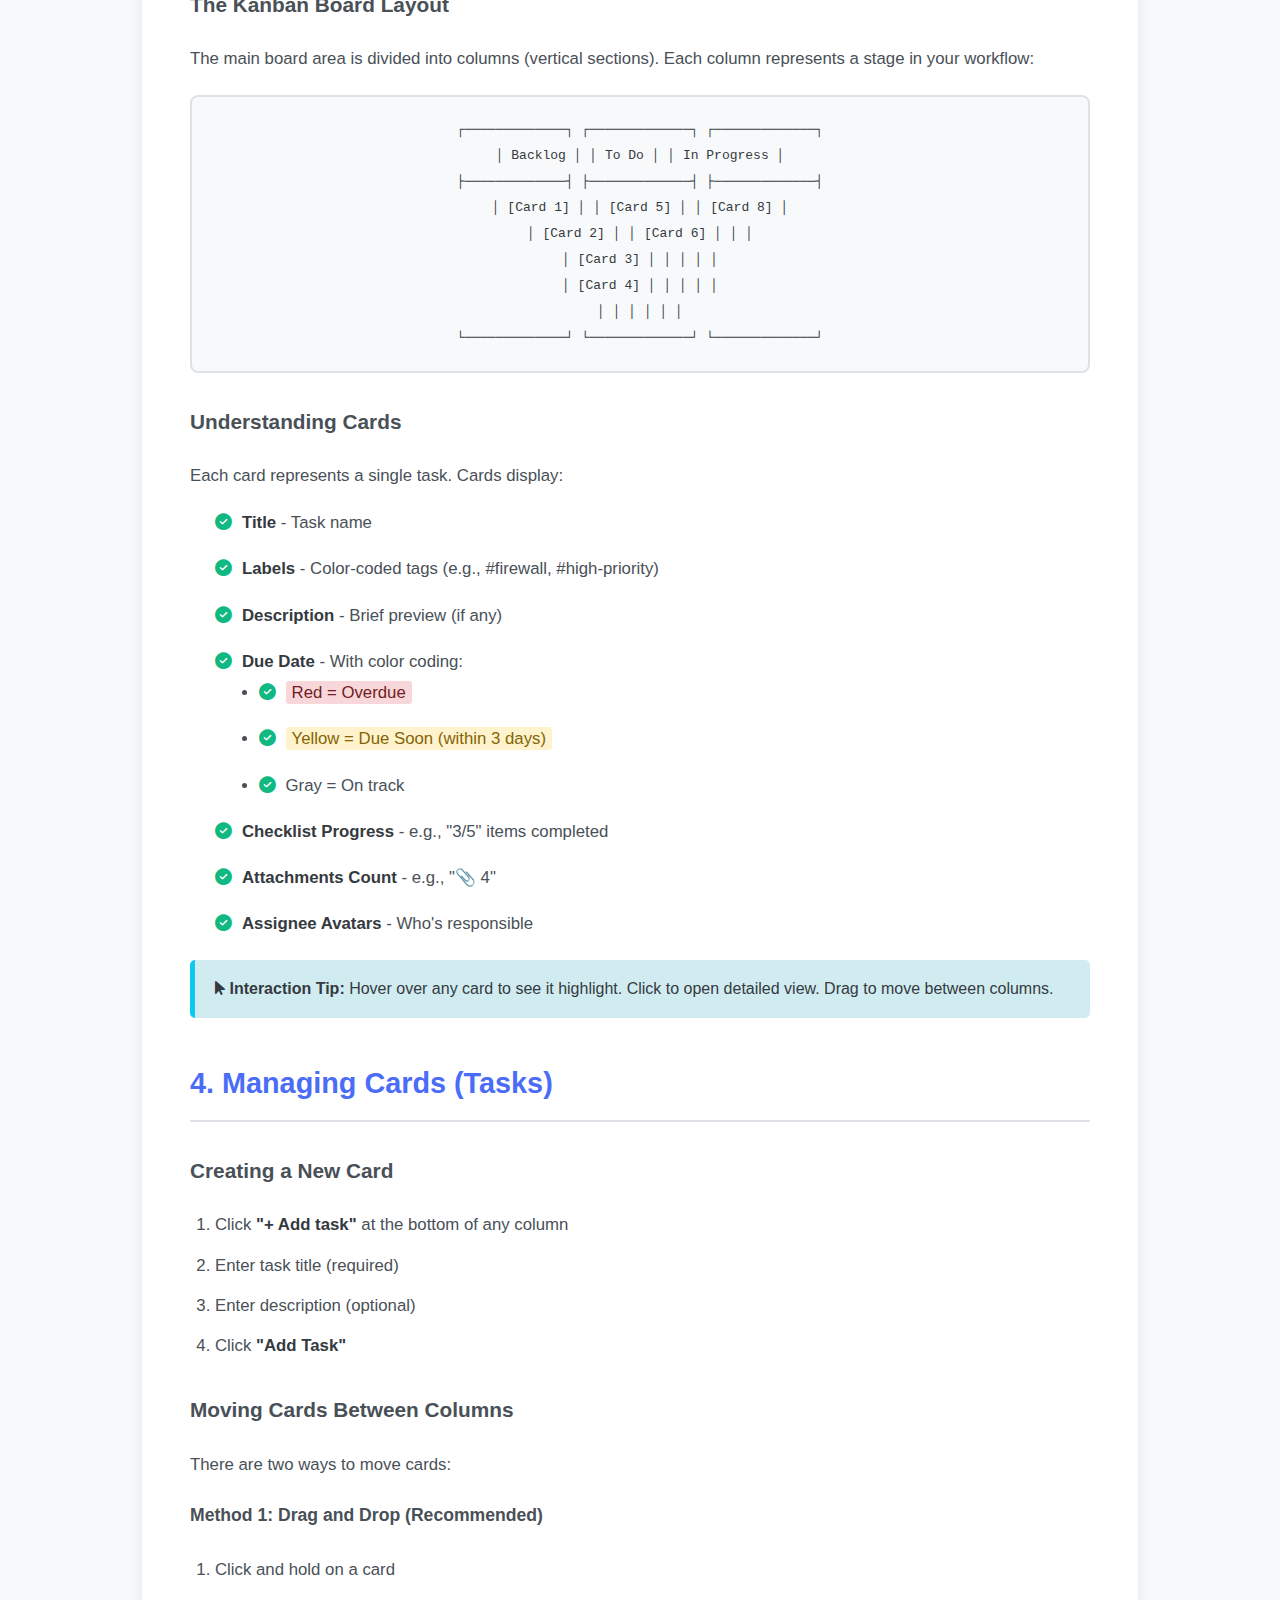
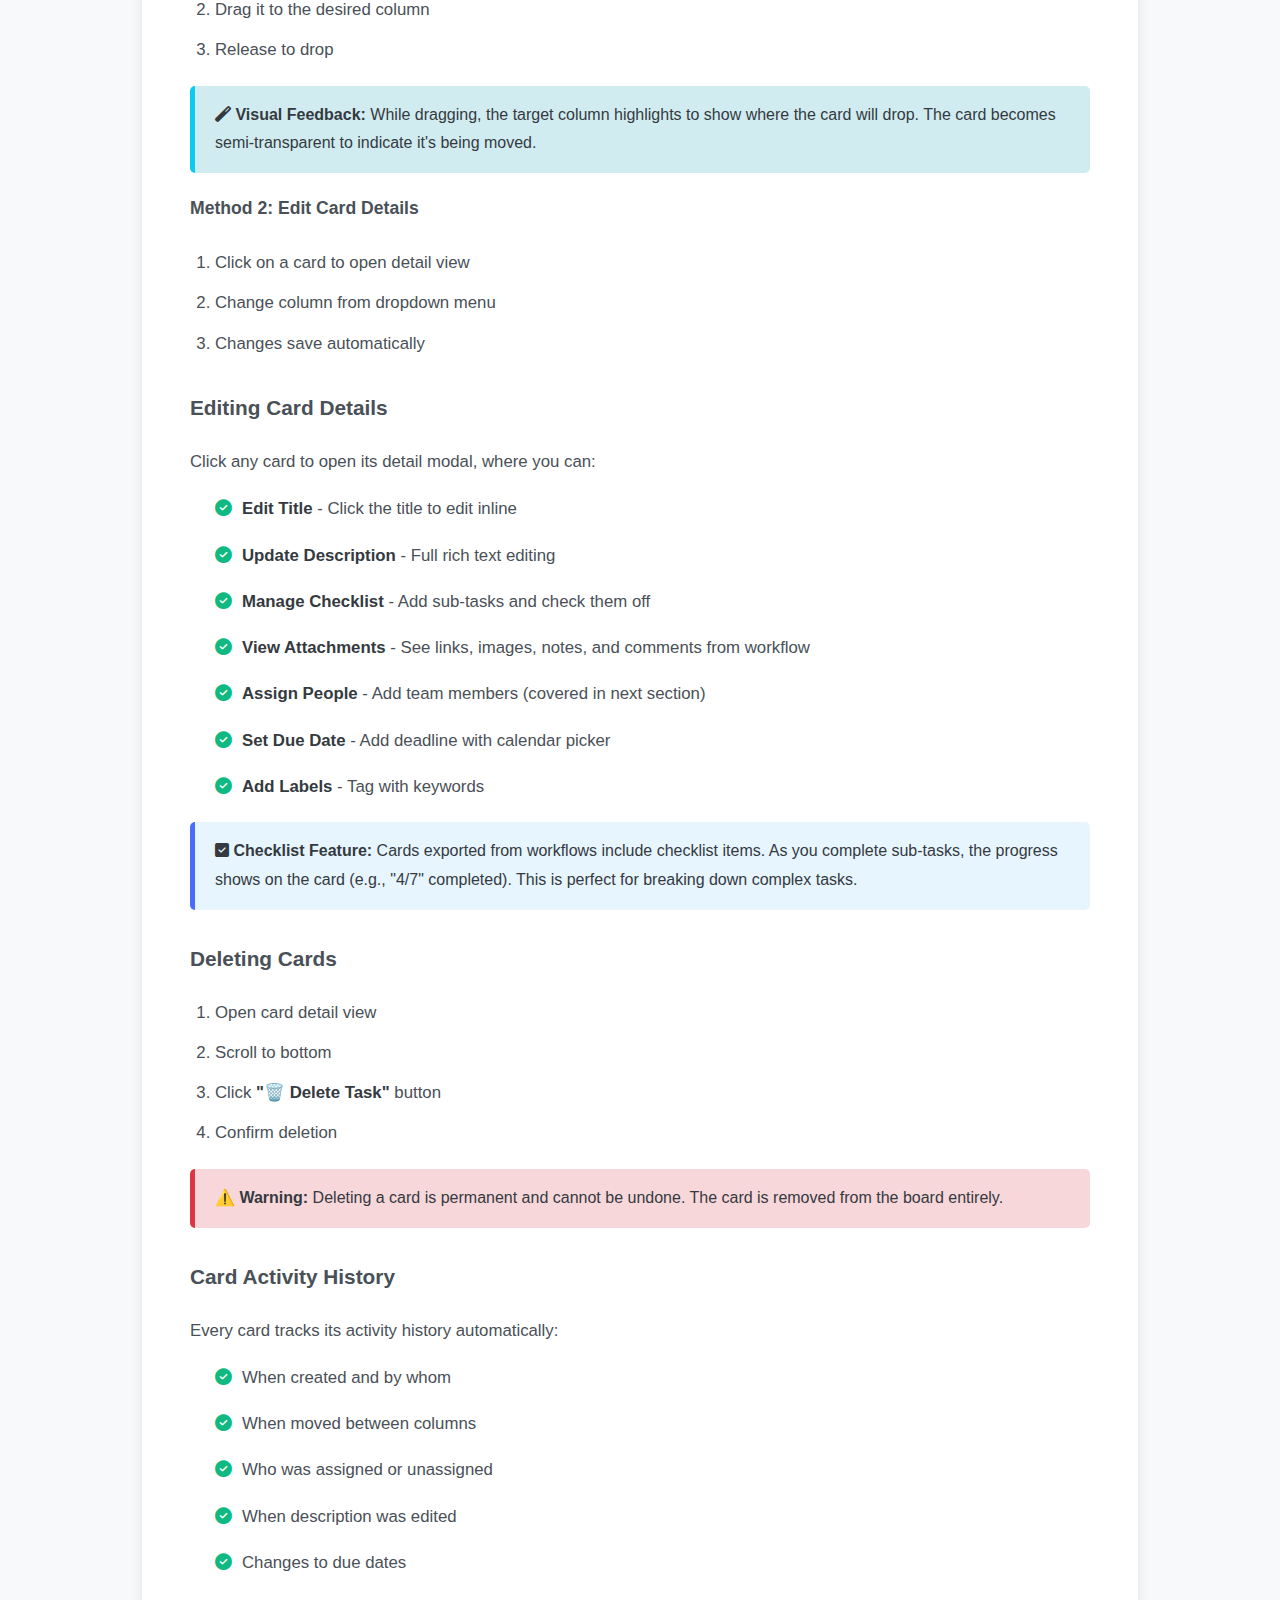
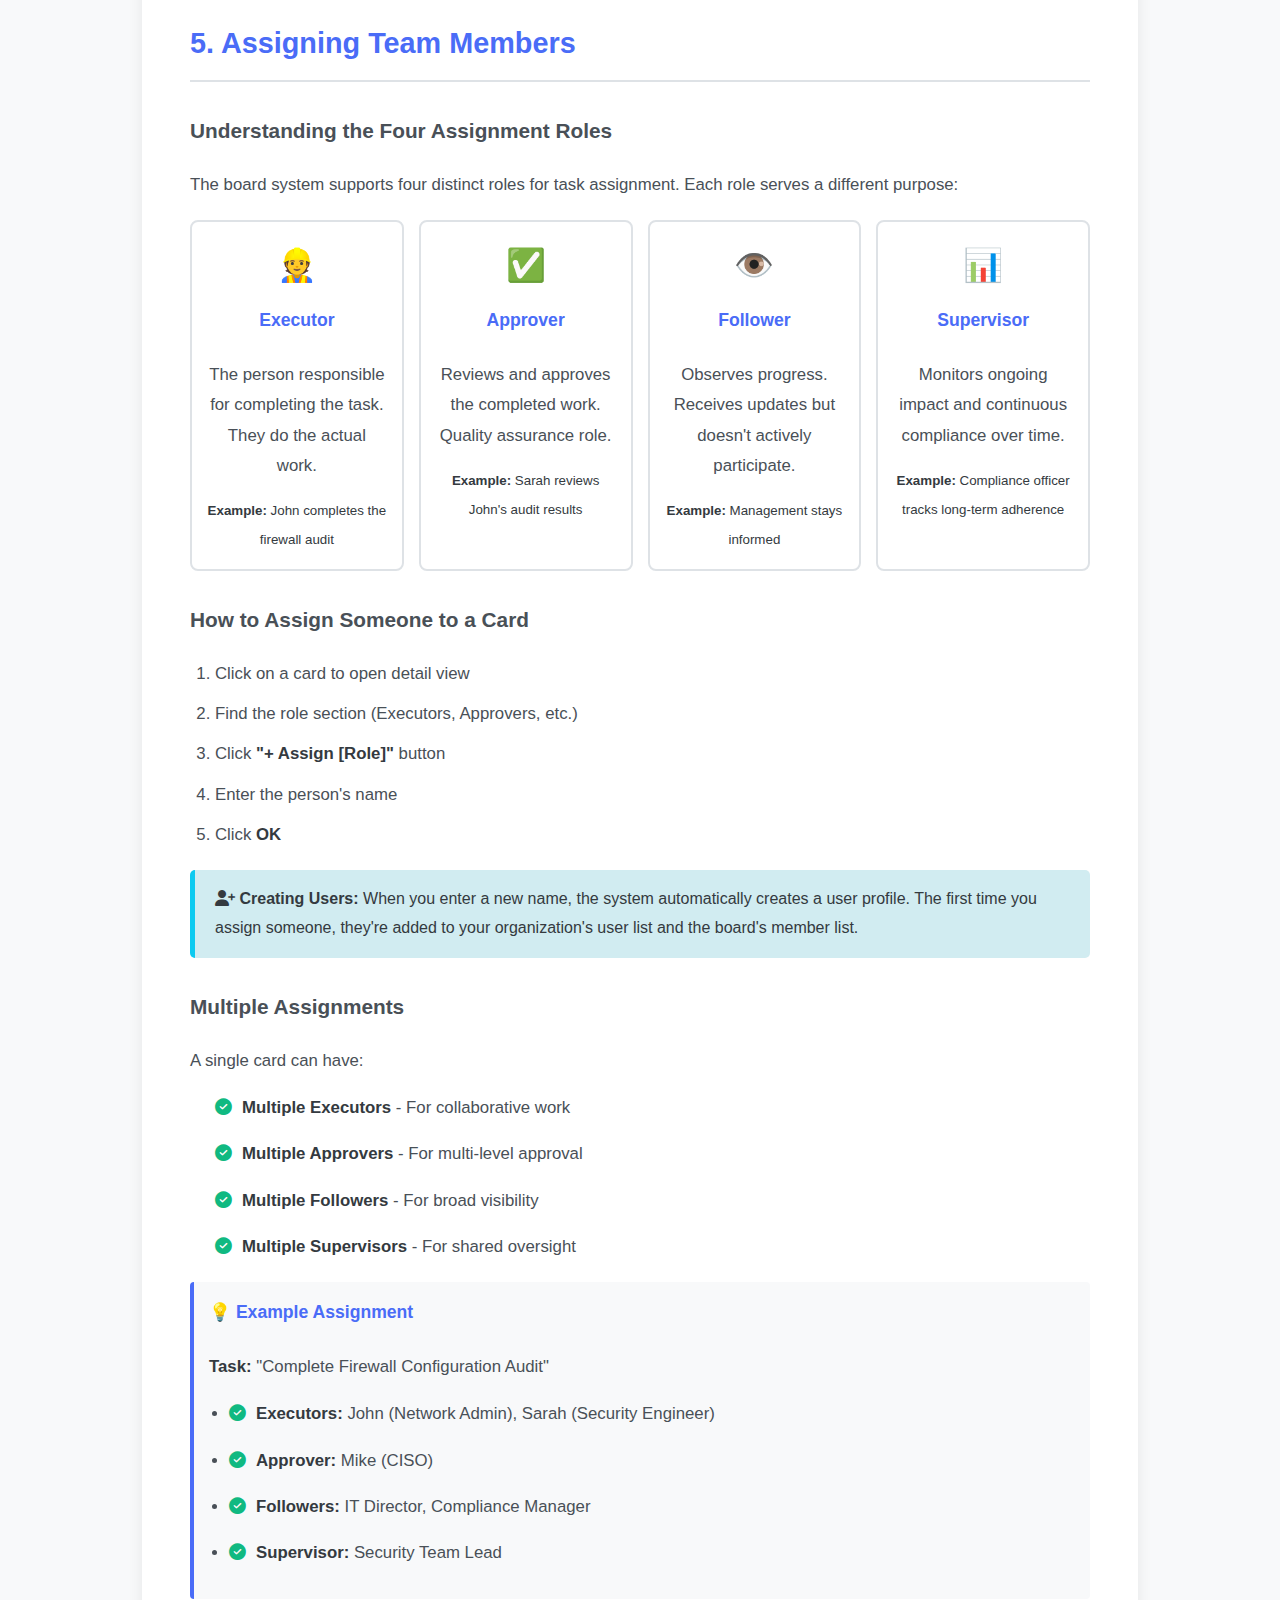
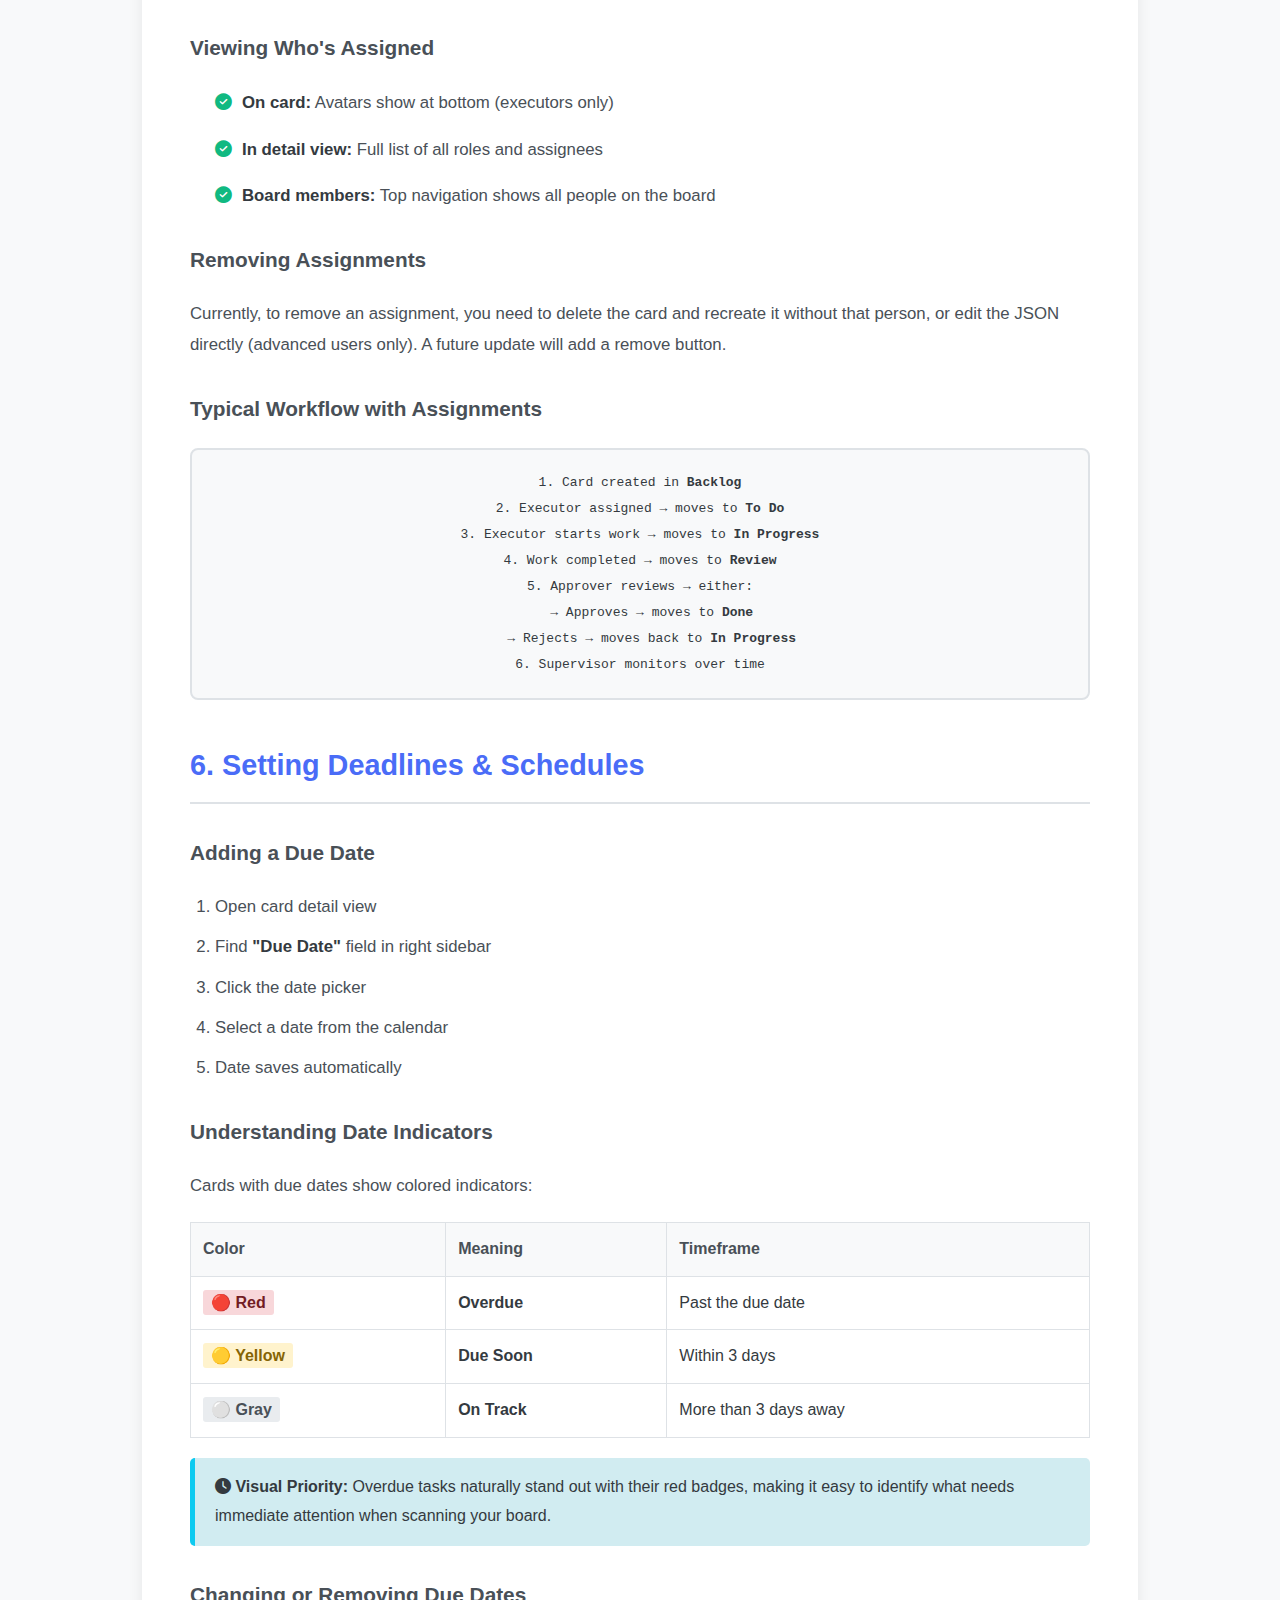
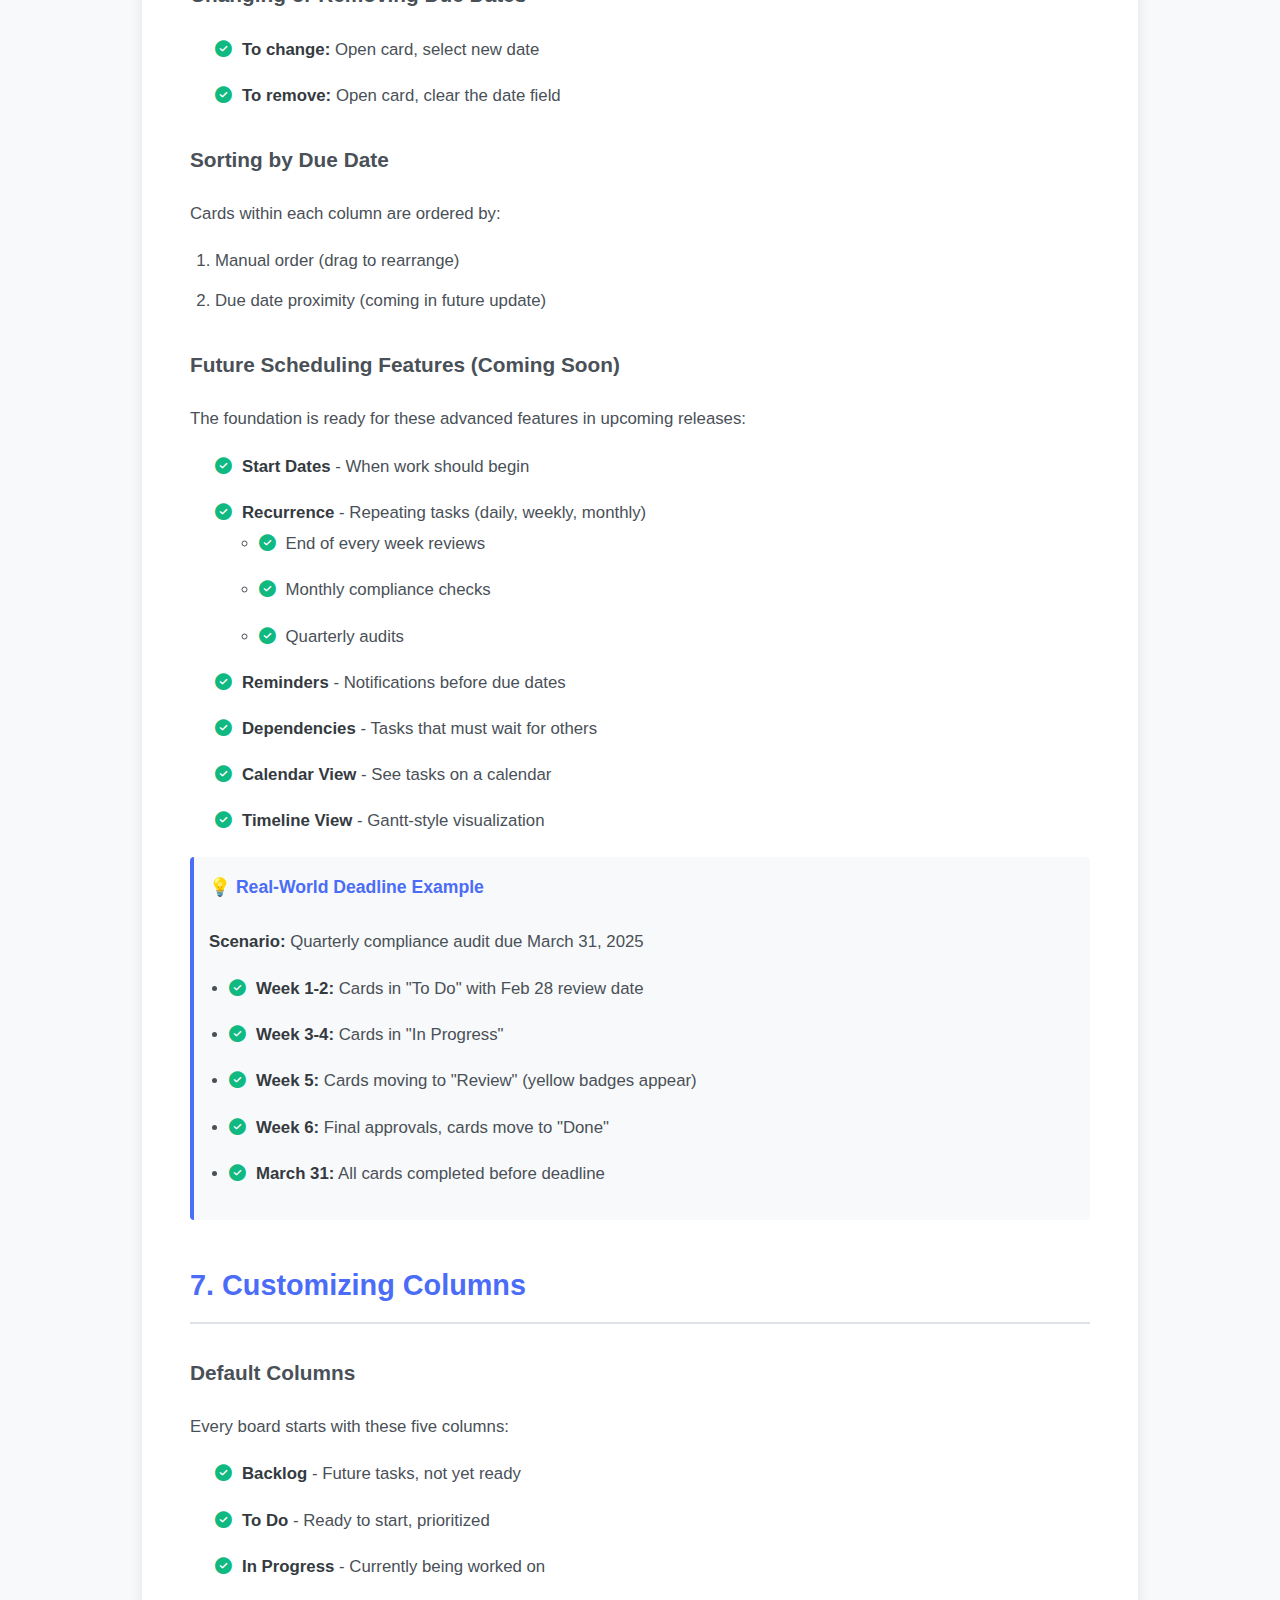
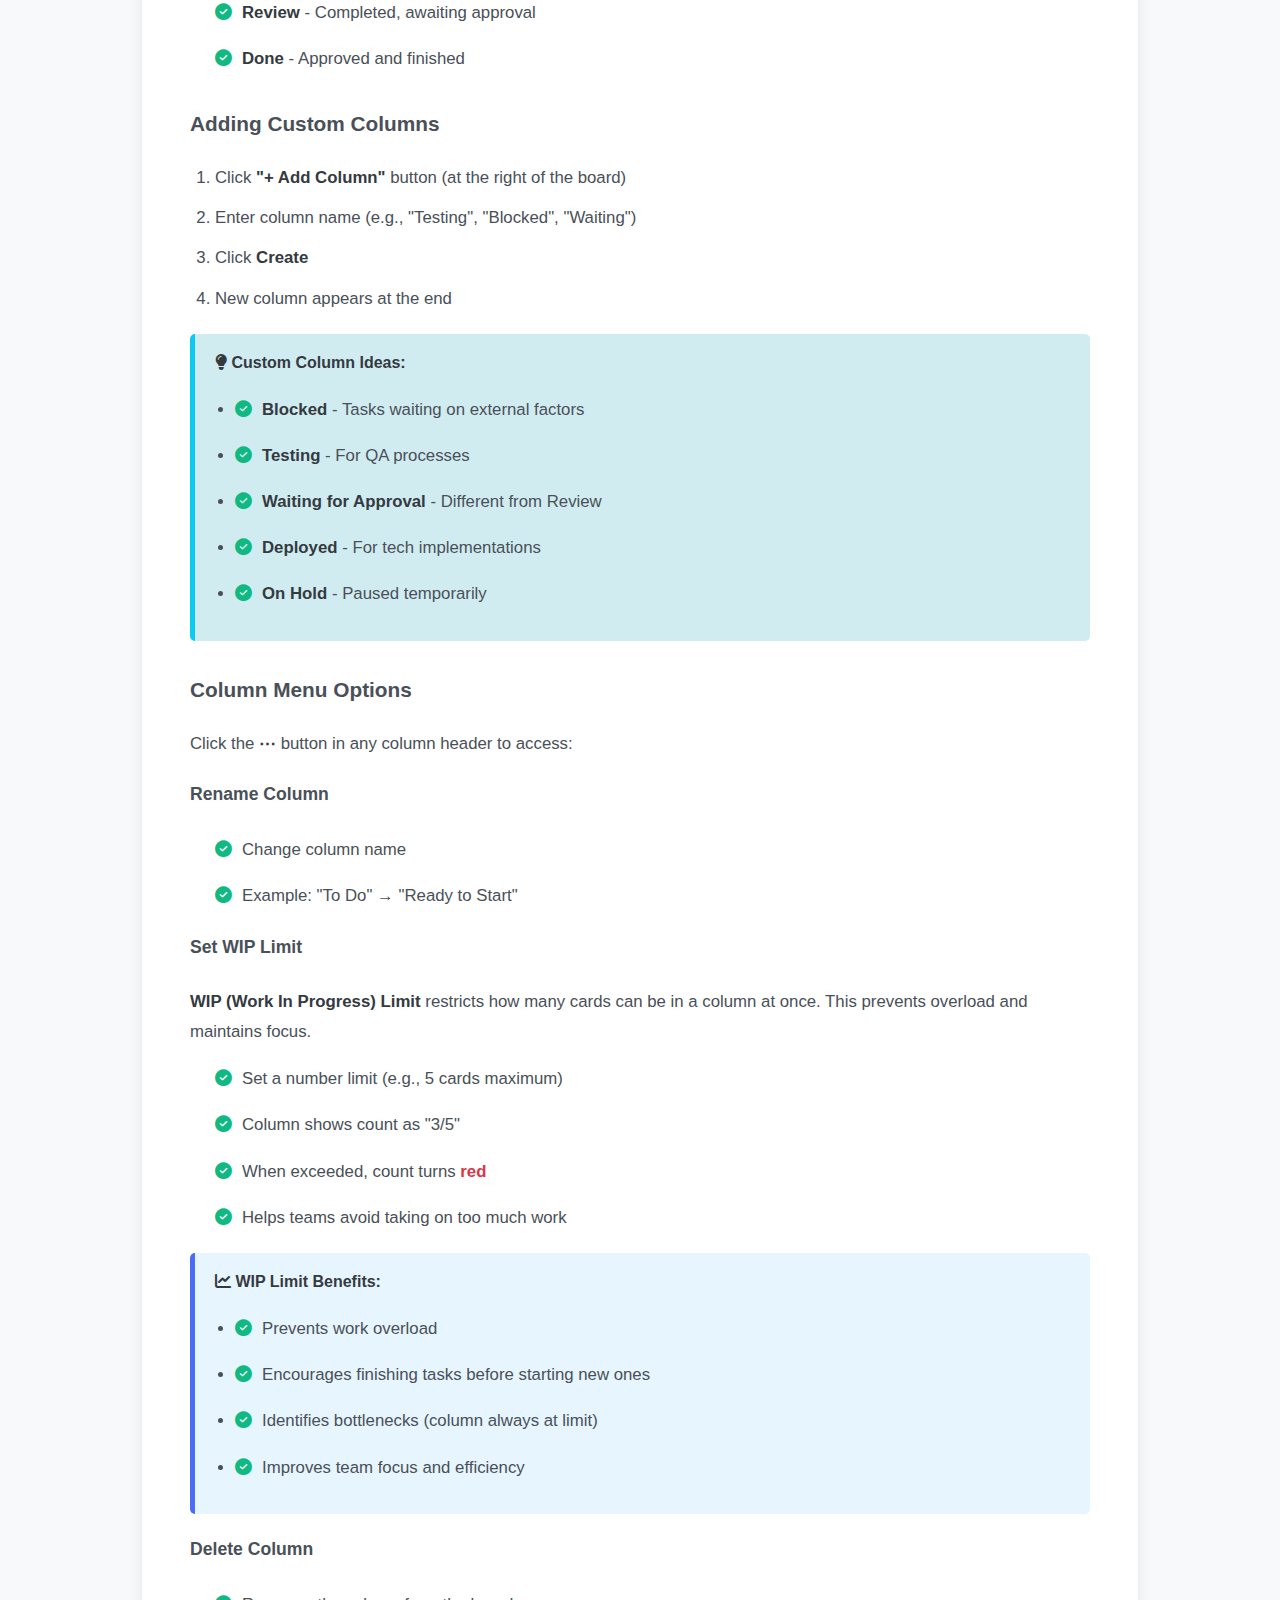
<file: boards-documentation-old.html>
<!DOCTYPE html>
<html lang="en">
<head>
    <meta charset="UTF-8">
    <meta name="viewport" content="width=device-width, initial-scale=1.0">
    <title>User Manual: Project Boards</title>
    <link rel="stylesheet" href="https://cdnjs.cloudflare.com/ajax/libs/font-awesome/6.4.0/css/all.min.css">
    <style>
        body {
            font-family: -apple-system, BlinkMacSystemFont, "Segoe UI", Roboto, "Helvetica Neue", Arial, sans-serif;
            line-height: 1.8;
            color: #343a40;
            background-color: #f8f9fa;
            margin: 0;
            padding: 20px;
        }
        main {
            max-width: 900px;
            margin: 20px auto;
            background-color: #ffffff;
            border-radius: 8px;
            box-shadow: 0 4px 15px rgba(0, 0, 0, 0.08);
            padding: 2rem 3rem;
        }
        header {
            text-align: center;
            border-bottom: 2px solid #e9ecef;
            padding-bottom: 20px;
            margin-bottom: 30px;
        }
        h1 {
            color: #2c3e50;
            margin: 0 0 10px 0;
            font-size: 2.5rem;
        }
        .version {
            color: #6c757d;
            font-size: 0.9rem;
            margin-top: 5px;
        }
        h2 {
            color: #4a6cf7;
            border-bottom: 2px solid #dee2e6;
            padding-bottom: 10px;
            margin-top: 40px;
            font-size: 1.8rem;
        }
        h3 {
            color: #495057;
            margin-top: 30px;
            font-size: 1.3rem;
        }
        h4 {
            color: #495057;
            margin-top: 20px;
            font-size: 1.1rem;
            font-weight: 600;
        }
        p, li {
            margin-bottom: 15px;
            font-size: 1.05rem;
            color: #495057;
        }
        .highlight {
            background-color: #fff3cd;
            border-left: 5px solid #ffc107;
            padding: 15px 20px;
            margin: 20px 0;
            border-radius: 5px;
        }
        .tip {
            background-color: #d1ecf1;
            border-left: 5px solid #0dcaf0;
            padding: 15px 20px;
            margin: 20px 0;
            border-radius: 5px;
        }
        .important {
            background-color: #f8d7da;
            border-left: 5px solid #dc3545;
            padding: 15px 20px;
            margin: 20px 0;
            border-radius: 5px;
        }
        .feature {
            background-color: #e7f5ff;
            border-left: 5px solid #4a6cf7;
            padding: 15px 20px;
            margin: 20px 0;
            border-radius: 5px;
        }
        ul, ol {
            padding-left: 25px;
        }
        ul {
            list-style-type: none;
        }
        ul li {
            padding-left: 1.4em;
            text-indent: -1.4em;
        }
        ul li::before {
            content: "\f058"; 
            font-family: "Font Awesome 6 Free";
            font-weight: 900;
            margin-right: 10px;
            color: #10b981;
        }
        ol li {
            margin-bottom: 10px;
        }
        strong {
            color: #343a40;
        }
        .app-button {
            display: inline-block;
            margin: 20px 10px 10px 0;
            padding: 12px 25px;
            background-color: #4a6cf7;
            color: #ffffff;
            text-decoration: none;
            border-radius: 5px;
            font-weight: bold;
            transition: background-color 0.2s;
            font-size: 1.05rem;
        }
        .app-button:hover {
            opacity: 0.85;
        }
        .icon-example {
            font-size: 1em;
            width: 24px;
            display: inline-block;
            text-align: center;
            color: #4a6cf7;
        }
        .badge {
            display: inline-block;
            padding: 3px 8px;
            background-color: rgba(99, 102, 241, 0.1);
            border: 1px solid rgba(99, 102, 241, 0.3);
            border-radius: 12px;
            color: #6366f1;
            font-size: 0.85em;
            font-weight: 600;
            margin-left: 8px;
        }
        .role-grid {
            display: grid;
            grid-template-columns: repeat(auto-fit, minmax(200px, 1fr));
            gap: 15px;
            margin: 20px 0;
        }
        .role-card {
            border: 2px solid #dee2e6;
            border-radius: 8px;
            padding: 15px;
            text-align: center;
        }
        .role-card h4 {
            margin-top: 0;
            color: #4a6cf7;
        }
        .role-icon {
            font-size: 2rem;
            margin-bottom: 10px;
        }
        table {
            width: 100%;
            border-collapse: collapse;
            margin: 20px 0;
        }
        th, td {
            border: 1px solid #dee2e6;
            padding: 12px;
            text-align: left;
        }
        th {
            background-color: #f8f9fa;
            font-weight: 600;
            color: #495057;
        }
        .toc {
            background-color: #f8f9fa;
            border: 1px solid #dee2e6;
            border-radius: 8px;
            padding: 20px;
            margin: 30px 0;
        }
        .toc h3 {
            margin-top: 0;
            color: #2c3e50;
        }
        .toc ul {
            margin-bottom: 0;
        }
        .toc li::before {
            content: "\f0da";
            color: #4a6cf7;
        }
        .toc a {
            color: #4a6cf7;
            text-decoration: none;
        }
        .toc a:hover {
            text-decoration: underline;
        }
        .workflow-visual {
            background-color: #f8f9fa;
            border: 2px solid #dee2e6;
            border-radius: 8px;
            padding: 20px;
            margin: 20px 0;
            text-align: center;
            font-family: monospace;
            line-height: 2;
        }
        .example-box {
            background-color: #f8f9fa;
            border-left: 4px solid #4a6cf7;
            padding: 15px;
            margin: 20px 0;
            border-radius: 4px;
        }
        .example-box h4 {
            margin-top: 0;
            color: #4a6cf7;
        }
        code {
            background-color: #f8f9fa;
            padding: 2px 6px;
            border-radius: 3px;
            font-family: monospace;
            font-size: 0.95em;
        }
    </style>
</head>
<body>
    <main>
        <header>
            <h1>📋 Project Boards User Manual</h1>
            <p>Complete guide to managing projects with Kanban boards</p>
            <div class="version">Version 1.0 - PPM System</div>
            <a href="boards.html" class="app-button"><i class="fa-solid fa-arrow-right"></i> Open Boards</a>
            <a href="documentation.html" class="app-button"><i class="fa-solid fa-book"></i> Workflow Manual</a>
        </header>

        <div class="toc">
            <h3>📑 Quick Navigation</h3>
            <ul>
                <li><a href="#introduction">Introduction & Getting Started</a></li>
                <li><a href="#creating-boards">Creating Boards from Workflows</a></li>
                <li><a href="#board-interface">Understanding the Board Interface</a></li>
                <li><a href="#managing-cards">Managing Cards (Tasks)</a></li>
                <li><a href="#team-assignments">Assigning Team Members</a></li>
                <li><a href="#deadlines">Setting Deadlines & Schedules</a></li>
                <li><a href="#columns">Customizing Columns</a></li>
                <li><a href="#labels">Working with Labels</a></li>
                <li><a href="#tracking-progress">Tracking Progress</a></li>
                <li><a href="#collaboration">Team Collaboration</a></li>
                <li><a href="#tips">Tips & Best Practices</a></li>
                <li><a href="#faq">Frequently Asked Questions</a></li>
            </ul>
        </div>

        <section id="introduction">
            <h2>1. Introduction & Getting Started</h2>
            
            <h3>What are Project Boards?</h3>
            <p>Project Boards transform your compliance workflows into actionable project management tasks using a visual Kanban system (similar to Trello). While workflows define <em>what</em> needs to be done, boards help you manage <em>how</em> and <em>when</em> to do it.</p>

            <div class="feature">
                <strong><i class="fa-solid fa-lightbulb"></i> Key Benefit:</strong> Export a workflow Control once, then manage its execution as a real project with deadlines, team assignments, and progress tracking - all without touching the original workflow template.
            </div>

            <h3>Workflow vs. Board: Understanding the Difference</h3>
            
            <table>
                <thead>
                    <tr>
                        <th>Workflow</th>
                        <th>Project Board</th>
                    </tr>
                </thead>
                <tbody>
                    <tr>
                        <td>Template of requirements</td>
                        <td>Active project execution</td>
                    </tr>
                    <tr>
                        <td>What needs to be done</td>
                        <td>How and when to do it</td>
                    </tr>
                    <tr>
                        <td>Reusable structure</td>
                        <td>One-time instance</td>
                    </tr>
                    <tr>
                        <td>Hierarchical (Control→Action→Evidence)</td>
                        <td>Flat (Cards in Columns)</td>
                    </tr>
                    <tr>
                        <td>Single-user focused</td>
                        <td>Team collaboration</td>
                    </tr>
                    <tr>
                        <td>No deadlines</td>
                        <td>Due dates and scheduling</td>
                    </tr>
                </tbody>
            </table>

            <h3>When to Use Boards</h3>
            <p>Use boards when you need to:</p>
            <ul>
                <li>Execute a workflow with specific deadlines</li>
                <li>Assign tasks to different team members</li>
                <li>Track progress visually</li>
                <li>Collaborate with multiple people</li>
                <li>Manage approval workflows</li>
                <li>Monitor ongoing compliance activities</li>
                <li>Keep separate execution instances (e.g., Q1, Q2, Q3 projects)</li>
            </ul>

            <div class="example-box">
                <h4>💡 Real-World Example</h4>
                <p><strong>Workflow:</strong> "ID.AM - Asset Management" (template with 20 requirements)</p>
                <p><strong>Boards:</strong></p>
                <ul style="list-style-type: disc; padding-left: 20px;">
                    <li>"Q1 2025 Asset Audit" - Due March 31</li>
                    <li>"Q2 2025 Asset Audit" - Due June 30</li>
                    <li>"Emergency Asset Review" - Due ASAP</li>
                </ul>
                <p>Same workflow, three different execution instances with different teams and timelines.</p>
            </div>
        </section>

        <section id="creating-boards">
            <h2>2. Creating Boards from Workflows</h2>
            
            <h3>Method 1: Export Control from Workflow</h3>
            <p>Export a single Control as a complete project board:</p>
            
            <ol>
                <li>Open your workflow in the <strong>Workflow Manager</strong></li>
                <li>Switch to <strong>Execution Mode</strong> (toggle at the top)</li>
                <li>Find the Control you want to execute as a project</li>
                <li>Click the <strong>"<i class="fa-solid fa-diagram-project"></i> Create Board"</strong> button in the Control header</li>
                <li>Confirm the export in the dialog</li>
                <li>The board opens automatically in a new tab</li>
            </ol>
            
            <h3>Method 1b: Export by Tag from Workflow (NEW!)</h3>
            <p>Create a board from all items across the workflow that share a specific tag:</p>
            
            <ol>
                <li>Open your workflow in <strong>Execution Mode</strong></li>
                <li>Click any tag (e.g., #firewall, #high-priority, #it-team)</li>
                <li>The workflow filters to show only items with that tag</li>
                <li>Click the <strong>"<i class="fa-solid fa-diagram-project"></i> Create Board from Tag"</strong> button in the tag filter banner</li>
                <li>Confirm the export</li>
                <li>Board is created with ALL tagged items from across multiple Controls</li>
            </ol>
            
            <div class="feature">
                <strong><i class="fa-solid fa-magic"></i> Tag Export Power:</strong>
                <p>Unlike Control export which gives you one Control's tasks, tag export collects tasks from the <strong>entire workflow</strong>:</p>
                <ul style="list-style-type: disc; padding-left: 20px;">
                    <li>If a <strong>Control</strong> has the tag → ALL its Evidence becomes cards</li>
                    <li>If an <strong>Action</strong> has the tag → ALL its Evidence becomes cards</li>
                    <li>If <strong>Evidence</strong> has the tag → That Evidence becomes a card</li>
                    <li>System automatically deduplicates (same Evidence never added twice)</li>
                </ul>
            </div>
            
            <div class="example-box">
                <h4>💡 Tag Export Example</h4>
                <p><strong>Scenario:</strong> You have a workflow with 5 Controls. Various items are tagged #firewall.</p>
                <p><strong>Tagged Items:</strong></p>
                <ul style="list-style-type: disc; padding-left: 20px;">
                    <li>Control "ID.AM" has #firewall → 8 Evidence items</li>
                    <li>Action "ID.RA-5" has #firewall → 5 Evidence items</li>
                    <li>Action "ID.SC-7" has #firewall → 12 Evidence items</li>
                    <li>Individual Evidence "ID.BE-1.3" has #firewall → 1 Evidence item</li>
                </ul>
                <p><strong>Result:</strong> Board created with 26 firewall-related tasks from 3 different Controls!</p>
            </div>

            <div class="tip">
                <strong><i class="fa-solid fa-info-circle"></i> What Gets Exported:</strong>
                <ul style="list-style-type: disc; padding-left: 20px;">
                    <li><strong>Control Name</strong> → Board Name</li>
                    <li><strong>Control Description</strong> → Board Description</li>
                    <li><strong>Each Evidence</strong> → Individual Card (task)</li>
                    <li><strong>Tags</strong> → Labels</li>
                    <li><strong>Attachments</strong> → Card Attachments (links, images, notes, comments)</li>
                </ul>
            </div>

            <h3>Method 2: Create Board from Scratch</h3>
            <p>To create an empty board not linked to any workflow:</p>
            
            <ol>
                <li>Go to <strong>Boards</strong> page</li>
                <li>Click <strong>"+ Create Board"</strong></li>
                <li>Enter a board name</li>
                <li>Click <strong>Create</strong></li>
                <li>Manually add cards as needed</li>
            </ol>
            
            <h3>Choosing the Right Export Method</h3>
            
            <table>
                <thead>
                    <tr>
                        <th>Export Method</th>
                        <th>When to Use</th>
                        <th>What You Get</th>
                    </tr>
                </thead>
                <tbody>
                    <tr>
                        <td><strong>Control Export</strong></td>
                        <td>Execute one compliance area as a project</td>
                        <td>All tasks from that Control</td>
                    </tr>
                    <tr>
                        <td><strong>Tag Export</strong></td>
                        <td>Organize by priority, department, or topic</td>
                        <td>All tasks with that tag, from multiple Controls</td>
                    </tr>
                    <tr>
                        <td><strong>From Scratch</strong></td>
                        <td>Non-compliance projects</td>
                        <td>Empty board you build manually</td>
                    </tr>
                </tbody>
            </table>

            <div class="highlight">
                <strong>⚠️ Important:</strong> Boards exported from workflows maintain a link to their source Control. This means you can potentially sync progress back to the workflow in future versions. Manually created boards don't have this connection.
            </div>

            <h3>Initial Board Setup</h3>
            <p>When a board is created, it comes with five default columns:</p>
            
            <div class="workflow-visual">
                <strong>[ Backlog ]</strong> → <strong>[ To Do ]</strong> → <strong>[ In Progress ]</strong> → <strong>[ Review ]</strong> → <strong>[ Done ]</strong>
            </div>

            <p>All exported cards start in the <strong>Backlog</strong> column. From there, you can:</p>
            <ul>
                <li>Prioritize which tasks to work on first</li>
                <li>Assign team members</li>
                <li>Set due dates</li>
                <li>Move cards to "To Do" when ready to start</li>
            </ul>
        </section>

        <section id="board-interface">
            <h2>3. Understanding the Board Interface</h2>
            
            <h3>Board Navigation Bar</h3>
            <p>At the top of every board, you'll find:</p>
            
            <ul>
                <li><strong>Back Arrow (←)</strong> - Returns to boards list</li>
                <li><strong>Board Name</strong> - Click to view board details</li>
                <li><strong>Board Menu (⋯)</strong> - Rename, archive, or delete board</li>
                <li><strong>Member Avatars</strong> - Shows who's on the team</li>
                <li><strong>Add Member</strong> - Invite people to collaborate</li>
                <li><strong>Filter Button</strong> - Filter cards by labels or assignees</li>
                <li><strong>Theme Toggle</strong> - Switch between light/dark mode</li>
            </ul>

            <h3>The Kanban Board Layout</h3>
            <p>The main board area is divided into columns (vertical sections). Each column represents a stage in your workflow:</p>

            <div class="workflow-visual">
                ┌─────────────┐   ┌─────────────┐   ┌─────────────┐<br>
                │   Backlog   │   │   To Do     │   │ In Progress │<br>
                ├─────────────┤   ├─────────────┤   ├─────────────┤<br>
                │ [Card 1]    │   │ [Card 5]    │   │ [Card 8]    │<br>
                │ [Card 2]    │   │ [Card 6]    │   │             │<br>
                │ [Card 3]    │   │             │   │             │<br>
                │ [Card 4]    │   │             │   │             │<br>
                │             │   │             │   │             │<br>
                └─────────────┘   └─────────────┘   └─────────────┘
            </div>

            <h3>Understanding Cards</h3>
            <p>Each card represents a single task. Cards display:</p>
            
            <ul>
                <li><strong>Title</strong> - Task name</li>
                <li><strong>Labels</strong> - Color-coded tags (e.g., #firewall, #high-priority)</li>
                <li><strong>Description</strong> - Brief preview (if any)</li>
                <li><strong>Due Date</strong> - With color coding:
                    <ul style="list-style-type: disc; padding-left: 20px;">
                        <li><span style="color: #721c24; background: #f8d7da; padding: 2px 6px; border-radius: 3px;">Red = Overdue</span></li>
                        <li><span style="color: #856404; background: #fff3cd; padding: 2px 6px; border-radius: 3px;">Yellow = Due Soon (within 3 days)</span></li>
                        <li>Gray = On track</li>
                    </ul>
                </li>
                <li><strong>Checklist Progress</strong> - e.g., "3/5" items completed</li>
                <li><strong>Attachments Count</strong> - e.g., "📎 4"</li>
                <li><strong>Assignee Avatars</strong> - Who's responsible</li>
            </ul>

            <div class="tip">
                <strong><i class="fa-solid fa-mouse-pointer"></i> Interaction Tip:</strong> Hover over any card to see it highlight. Click to open detailed view. Drag to move between columns.
            </div>
        </section>

        <section id="managing-cards">
            <h2>4. Managing Cards (Tasks)</h2>
            
            <h3>Creating a New Card</h3>
            <ol>
                <li>Click <strong>"+ Add task"</strong> at the bottom of any column</li>
                <li>Enter task title (required)</li>
                <li>Enter description (optional)</li>
                <li>Click <strong>"Add Task"</strong></li>
            </ol>

            <h3>Moving Cards Between Columns</h3>
            <p>There are two ways to move cards:</p>
            
            <h4>Method 1: Drag and Drop (Recommended)</h4>
            <ol>
                <li>Click and hold on a card</li>
                <li>Drag it to the desired column</li>
                <li>Release to drop</li>
            </ol>

            <div class="tip">
                <strong><i class="fa-solid fa-magic"></i> Visual Feedback:</strong> While dragging, the target column highlights to show where the card will drop. The card becomes semi-transparent to indicate it's being moved.
            </div>

            <h4>Method 2: Edit Card Details</h4>
            <ol>
                <li>Click on a card to open detail view</li>
                <li>Change column from dropdown menu</li>
                <li>Changes save automatically</li>
            </ol>

            <h3>Editing Card Details</h3>
            <p>Click any card to open its detail modal, where you can:</p>
            
            <ul>
                <li><strong>Edit Title</strong> - Click the title to edit inline</li>
                <li><strong>Update Description</strong> - Full rich text editing</li>
                <li><strong>Manage Checklist</strong> - Add sub-tasks and check them off</li>
                <li><strong>View Attachments</strong> - See links, images, notes, and comments from workflow</li>
                <li><strong>Assign People</strong> - Add team members (covered in next section)</li>
                <li><strong>Set Due Date</strong> - Add deadline with calendar picker</li>
                <li><strong>Add Labels</strong> - Tag with keywords</li>
            </ul>

            <div class="feature">
                <strong><i class="fa-solid fa-check-square"></i> Checklist Feature:</strong> Cards exported from workflows include checklist items. As you complete sub-tasks, the progress shows on the card (e.g., "4/7" completed). This is perfect for breaking down complex tasks.
            </div>

            <h3>Deleting Cards</h3>
            <ol>
                <li>Open card detail view</li>
                <li>Scroll to bottom</li>
                <li>Click <strong>"🗑️ Delete Task"</strong> button</li>
                <li>Confirm deletion</li>
            </ol>

            <div class="important">
                <strong>⚠️ Warning:</strong> Deleting a card is permanent and cannot be undone. The card is removed from the board entirely.
            </div>

            <h3>Card Activity History</h3>
            <p>Every card tracks its activity history automatically:</p>
            <ul>
                <li>When created and by whom</li>
                <li>When moved between columns</li>
                <li>Who was assigned or unassigned</li>
                <li>When description was edited</li>
                <li>Changes to due dates</li>
            </ul>
        </section>

        <section id="team-assignments">
            <h2>5. Assigning Team Members</h2>
            
            <h3>Understanding the Four Assignment Roles</h3>
            <p>The board system supports four distinct roles for task assignment. Each role serves a different purpose:</p>

            <div class="role-grid">
                <div class="role-card">
                    <div class="role-icon">👷</div>
                    <h4>Executor</h4>
                    <p>The person responsible for completing the task. They do the actual work.</p>
                    <small><strong>Example:</strong> John completes the firewall audit</small>
                </div>
                
                <div class="role-card">
                    <div class="role-icon">✅</div>
                    <h4>Approver</h4>
                    <p>Reviews and approves the completed work. Quality assurance role.</p>
                    <small><strong>Example:</strong> Sarah reviews John's audit results</small>
                </div>
                
                <div class="role-card">
                    <div class="role-icon">👁️</div>
                    <h4>Follower</h4>
                    <p>Observes progress. Receives updates but doesn't actively participate.</p>
                    <small><strong>Example:</strong> Management stays informed</small>
                </div>
                
                <div class="role-card">
                    <div class="role-icon">📊</div>
                    <h4>Supervisor</h4>
                    <p>Monitors ongoing impact and continuous compliance over time.</p>
                    <small><strong>Example:</strong> Compliance officer tracks long-term adherence</small>
                </div>
            </div>

            <h3>How to Assign Someone to a Card</h3>
            <ol>
                <li>Click on a card to open detail view</li>
                <li>Find the role section (Executors, Approvers, etc.)</li>
                <li>Click <strong>"+ Assign [Role]"</strong> button</li>
                <li>Enter the person's name</li>
                <li>Click <strong>OK</strong></li>
            </ol>

            <div class="tip">
                <strong><i class="fa-solid fa-user-plus"></i> Creating Users:</strong> When you enter a new name, the system automatically creates a user profile. The first time you assign someone, they're added to your organization's user list and the board's member list.
            </div>

            <h3>Multiple Assignments</h3>
            <p>A single card can have:</p>
            <ul>
                <li><strong>Multiple Executors</strong> - For collaborative work</li>
                <li><strong>Multiple Approvers</strong> - For multi-level approval</li>
                <li><strong>Multiple Followers</strong> - For broad visibility</li>
                <li><strong>Multiple Supervisors</strong> - For shared oversight</li>
            </ul>

            <div class="example-box">
                <h4>💡 Example Assignment</h4>
                <p><strong>Task:</strong> "Complete Firewall Configuration Audit"</p>
                <ul style="list-style-type: disc; padding-left: 20px;">
                    <li><strong>Executors:</strong> John (Network Admin), Sarah (Security Engineer)</li>
                    <li><strong>Approver:</strong> Mike (CISO)</li>
                    <li><strong>Followers:</strong> IT Director, Compliance Manager</li>
                    <li><strong>Supervisor:</strong> Security Team Lead</li>
                </ul>
            </div>

            <h3>Viewing Who's Assigned</h3>
            <ul>
                <li><strong>On card:</strong> Avatars show at bottom (executors only)</li>
                <li><strong>In detail view:</strong> Full list of all roles and assignees</li>
                <li><strong>Board members:</strong> Top navigation shows all people on the board</li>
            </ul>

            <h3>Removing Assignments</h3>
            <p>Currently, to remove an assignment, you need to delete the card and recreate it without that person, or edit the JSON directly (advanced users only). A future update will add a remove button.</p>

            <h3>Typical Workflow with Assignments</h3>
            <div class="workflow-visual">
                1. Card created in <strong>Backlog</strong><br>
                2. Executor assigned → moves to <strong>To Do</strong><br>
                3. Executor starts work → moves to <strong>In Progress</strong><br>
                4. Work completed → moves to <strong>Review</strong><br>
                5. Approver reviews → either:<br>
                &nbsp;&nbsp;&nbsp;→ Approves → moves to <strong>Done</strong><br>
                &nbsp;&nbsp;&nbsp;→ Rejects → moves back to <strong>In Progress</strong><br>
                6. Supervisor monitors over time
            </div>
        </section>

        <section id="deadlines">
            <h2>6. Setting Deadlines & Schedules</h2>
            
            <h3>Adding a Due Date</h3>
            <ol>
                <li>Open card detail view</li>
                <li>Find <strong>"Due Date"</strong> field in right sidebar</li>
                <li>Click the date picker</li>
                <li>Select a date from the calendar</li>
                <li>Date saves automatically</li>
            </ol>

            <h3>Understanding Date Indicators</h3>
            <p>Cards with due dates show colored indicators:</p>

            <table>
                <thead>
                    <tr>
                        <th>Color</th>
                        <th>Meaning</th>
                        <th>Timeframe</th>
                    </tr>
                </thead>
                <tbody>
                    <tr>
                        <td><span style="color: #721c24; background: #f8d7da; padding: 4px 8px; border-radius: 3px; font-weight: bold;">🔴 Red</span></td>
                        <td><strong>Overdue</strong></td>
                        <td>Past the due date</td>
                    </tr>
                    <tr>
                        <td><span style="color: #856404; background: #fff3cd; padding: 4px 8px; border-radius: 3px; font-weight: bold;">🟡 Yellow</span></td>
                        <td><strong>Due Soon</strong></td>
                        <td>Within 3 days</td>
                    </tr>
                    <tr>
                        <td><span style="color: #495057; background: #e9ecef; padding: 4px 8px; border-radius: 3px; font-weight: bold;">⚪ Gray</span></td>
                        <td><strong>On Track</strong></td>
                        <td>More than 3 days away</td>
                    </tr>
                </tbody>
            </table>

            <div class="tip">
                <strong><i class="fa-solid fa-clock"></i> Visual Priority:</strong> Overdue tasks naturally stand out with their red badges, making it easy to identify what needs immediate attention when scanning your board.
            </div>

            <h3>Changing or Removing Due Dates</h3>
            <ul>
                <li><strong>To change:</strong> Open card, select new date</li>
                <li><strong>To remove:</strong> Open card, clear the date field</li>
            </ul>

            <h3>Sorting by Due Date</h3>
            <p>Cards within each column are ordered by:</p>
            <ol>
                <li>Manual order (drag to rearrange)</li>
                <li>Due date proximity (coming in future update)</li>
            </ol>

            <h3>Future Scheduling Features (Coming Soon)</h3>
            <p>The foundation is ready for these advanced features in upcoming releases:</p>
            
            <ul>
                <li><strong>Start Dates</strong> - When work should begin</li>
                <li><strong>Recurrence</strong> - Repeating tasks (daily, weekly, monthly)
                    <ul style="list-style-type: circle; padding-left: 20px;">
                        <li>End of every week reviews</li>
                        <li>Monthly compliance checks</li>
                        <li>Quarterly audits</li>
                    </ul>
                </li>
                <li><strong>Reminders</strong> - Notifications before due dates</li>
                <li><strong>Dependencies</strong> - Tasks that must wait for others</li>
                <li><strong>Calendar View</strong> - See tasks on a calendar</li>
                <li><strong>Timeline View</strong> - Gantt-style visualization</li>
            </ul>

            <div class="example-box">
                <h4>💡 Real-World Deadline Example</h4>
                <p><strong>Scenario:</strong> Quarterly compliance audit due March 31, 2025</p>
                <ul style="list-style-type: disc; padding-left: 20px;">
                    <li><strong>Week 1-2:</strong> Cards in "To Do" with Feb 28 review date</li>
                    <li><strong>Week 3-4:</strong> Cards in "In Progress"</li>
                    <li><strong>Week 5:</strong> Cards moving to "Review" (yellow badges appear)</li>
                    <li><strong>Week 6:</strong> Final approvals, cards move to "Done"</li>
                    <li><strong>March 31:</strong> All cards completed before deadline</li>
                </ul>
            </div>
        </section>

        <section id="columns">
            <h2>7. Customizing Columns</h2>
            
            <h3>Default Columns</h3>
            <p>Every board starts with these five columns:</p>
            <ul>
                <li><strong>Backlog</strong> - Future tasks, not yet ready</li>
                <li><strong>To Do</strong> - Ready to start, prioritized</li>
                <li><strong>In Progress</strong> - Currently being worked on</li>
                <li><strong>Review</strong> - Completed, awaiting approval</li>
                <li><strong>Done</strong> - Approved and finished</li>
            </ul>

            <h3>Adding Custom Columns</h3>
            <ol>
                <li>Click <strong>"+ Add Column"</strong> button (at the right of the board)</li>
                <li>Enter column name (e.g., "Testing", "Blocked", "Waiting")</li>
                <li>Click <strong>Create</strong></li>
                <li>New column appears at the end</li>
            </ol>

            <div class="tip">
                <strong><i class="fa-solid fa-lightbulb"></i> Custom Column Ideas:</strong>
                <ul style="list-style-type: disc; padding-left: 20px;">
                    <li><strong>Blocked</strong> - Tasks waiting on external factors</li>
                    <li><strong>Testing</strong> - For QA processes</li>
                    <li><strong>Waiting for Approval</strong> - Different from Review</li>
                    <li><strong>Deployed</strong> - For tech implementations</li>
                    <li><strong>On Hold</strong> - Paused temporarily</li>
                </ul>
            </div>

            <h3>Column Menu Options</h3>
            <p>Click the <strong>⋯</strong> button in any column header to access:</p>
            
            <h4>Rename Column</h4>
            <ul>
                <li>Change column name</li>
                <li>Example: "To Do" → "Ready to Start"</li>
            </ul>

            <h4>Set WIP Limit</h4>
            <p><strong>WIP (Work In Progress) Limit</strong> restricts how many cards can be in a column at once. This prevents overload and maintains focus.</p>
            
            <ul>
                <li>Set a number limit (e.g., 5 cards maximum)</li>
                <li>Column shows count as "3/5"</li>
                <li>When exceeded, count turns <strong style="color: #dc3545;">red</strong></li>
                <li>Helps teams avoid taking on too much work</li>
            </ul>

            <div class="feature">
                <strong><i class="fa-solid fa-chart-line"></i> WIP Limit Benefits:</strong>
                <ul style="list-style-type: disc; padding-left: 20px;">
                    <li>Prevents work overload</li>
                    <li>Encourages finishing tasks before starting new ones</li>
                    <li>Identifies bottlenecks (column always at limit)</li>
                    <li>Improves team focus and efficiency</li>
                </ul>
            </div>

            <h4>Delete Column</h4>
            <ul>
                <li>Removes the column from the board</li>
                <li>All cards in that column move to the first column (Backlog)</li>
                <li>Cannot be undone</li>
            </ul>

            <div class="important">
                <strong>⚠️ Warning:</strong> Deleting a column doesn't delete cards. They automatically move to the Backlog so you don't lose any work.
            </div>

            <h3>Reordering Columns</h3>
            <p>Currently, column order is fixed. Drag-and-drop column reordering is planned for a future update.</p>

            <h3>Column Best Practices</h3>
            <ul>
                <li><strong>Keep it simple:</strong> 5-7 columns is ideal. Too many gets confusing.</li>
                <li><strong>Clear names:</strong> Everyone should understand what each column means</li>
                <li><strong>Consistent flow:</strong> Columns should represent clear progression left-to-right</li>
                <li><strong>Use WIP limits:</strong> Especially on "In Progress" to prevent overcommitment</li>
            </ul>

            <div class="example-box">
                <h4>💡 Example: Tech Team Board</h4>
                <p><strong>Columns:</strong> Backlog → To Do → In Progress (WIP: 3) → Code Review → Testing → Done</p>
                <p><strong>Why:</strong> Separates code review and testing phases, limits work in progress to 3 tasks, ensures quality gates.</p>
            </div>
        </section>

        <section id="labels">
            <h2>8. Working with Labels</h2>
            
            <h3>What are Labels?</h3>
            <p>Labels are color-coded tags that help categorize and filter cards. They're automatically created when you export a workflow (from workflow tags), or you can add them manually.</p>

            <h3>Labels on Cards</h3>
            <p>Labels appear as colored badges at the top of each card:</p>
            <ul>
                <li>Small, pill-shaped badges</li>
                <li>Show the label name (e.g., "#firewall", "#high-priority")</li>
                <li>Color-coded for quick visual scanning</li>
            </ul>

            <h3>How Labels are Created</h3>
            
            <h4>Automatic (from Workflow Export):</h4>
            <p>When you export a Control to a board, all tags become labels:</p>
            <ul>
                <li>Control tags → Board labels</li>
                <li>Action tags → Card labels</li>
                <li>Evidence tags → Card labels</li>
                <li>Colors assigned automatically</li>
            </ul>

            <h4>Manual (Future Feature):</h4>
            <p>Label management UI is coming in a future update, where you can:</p>
            <ul>
                <li>Create new labels</li>
                <li>Choose colors</li>
                <li>Edit label names</li>
                <li>Delete unused labels</li>
            </ul>

            <h3>Filtering by Labels</h3>
            <p>While label filtering is in the works, you can currently:</p>
            <ul>
                <li>Visually scan cards by color</li>
                <li>Group related cards mentally</li>
                <li>Use naming conventions (all firewall tasks start with [FW])</li>
            </ul>

            <h3>Label Strategy & Best Practices</h3>
            
            <div class="tip">
                <strong><i class="fa-solid fa-sparkles"></i> Pro Tip: Tags → Boards:</strong>
                <p>Remember: Tags in your workflow become labels in boards. But more importantly, you can CREATE BOARDS from tags! Click any tag in Execution Mode to filter, then "Create Board from Tag" to get a board with all tagged items from across the entire workflow.</p>
            </div>
            
            <h4>Categorize by Type:</h4>
            <ul>
                <li><strong>Technical:</strong> #firewall, #network, #database</li>
                <li><strong>Administrative:</strong> #documentation, #training, #policy</li>
                <li><strong>Compliance:</strong> #gdpr, #iso27001, #soc2</li>
            </ul>

            <h4>Indicate Priority:</h4>
            <ul>
                <li><strong>#critical</strong> - Must be done immediately</li>
                <li><strong>#high-priority</strong> - Important, due soon</li>
                <li><strong>#low-priority</strong> - Can wait if needed</li>
            </ul>

            <h4>Show Status:</h4>
            <ul>
                <li><strong>#blocked</strong> - Waiting on external factors</li>
                <li><strong>#needs-review</strong> - Ready for approval</li>
                <li><strong>#in-progress</strong> - Currently being worked</li>
            </ul>

            <h4>Identify Ownership:</h4>
            <ul>
                <li><strong>#it-team</strong></li>
                <li><strong>#security</strong></li>
                <li><strong>#hr</strong></li>
                <li><strong>#finance</strong></li>
            </ul>

            <div class="tip">
                <strong><i class="fa-solid fa-palette"></i> Color Coding Suggestion:</strong>
                <ul style="list-style-type: disc; padding-left: 20px;">
                    <li><span style="background: #dc3545; color: white; padding: 2px 8px; border-radius: 3px;">Red</span> - Critical, urgent, blocked</li>
                    <li><span style="background: #ffc107; color: #333; padding: 2px 8px; border-radius: 3px;">Yellow</span> - Warnings, needs attention</li>
                    <li><span style="background: #198754; color: white; padding: 2px 8px; border-radius: 3px;">Green</span> - Approved, safe, compliant</li>
                    <li><span style="background: #0d6efd; color: white; padding: 2px 8px; border-radius: 3px;">Blue</span> - Information, documentation</li>
                    <li><span style="background: #6c757d; color: white; padding: 2px 8px; border-radius: 3px;">Gray</span> - Standard, routine</li>
                </ul>
            </div>
        </section>

        <section id="tracking-progress">
            <h2>9. Tracking Progress</h2>
            
            <h3>Board-Level Progress</h3>
            <p>The boards list view shows progress for each board:</p>
            <ul>
                <li><strong>Total tasks:</strong> Count of all cards</li>
                <li><strong>Completion %:</strong> Based on cards in "Done" column</li>
                <li><strong>Progress bar:</strong> Visual representation</li>
            </ul>

            <p><strong>Formula:</strong> Progress % = (Cards in "Done" / Total Cards) × 100</p>

            <div class="example-box">
                <h4>💡 Example Progress</h4>
                <p><strong>Board:</strong> "Q1 2025 Compliance Audit"</p>
                <ul style="list-style-type: disc; padding-left: 20px;">
                    <li>Total Cards: 25</li>
                    <li>In Done: 15</li>
                    <li>Progress: 60%</li>
                </ul>
                <p>Visual: <code>[████████████████▢▢▢▢▢▢▢▢] 60%</code></p>
            </div>

            <h3>Card-Level Progress (Checklists)</h3>
            <p>Individual cards show checklist completion:</p>
            <ul>
                <li>Displayed as "3/7" (3 out of 7 items complete)</li>
                <li>Visible on card without opening it</li>
                <li>Useful for breaking down complex tasks</li>
            </ul>

            <h3>Column Distribution</h3>
            <p>Looking at how cards are distributed across columns tells you:</p>
            
            <ul>
                <li><strong>Many in Backlog:</strong> Lots of upcoming work, good planning</li>
                <li><strong>Many in To Do:</strong> Work is prioritized and ready</li>
                <li><strong>Many in In Progress:</strong> Team is busy (check WIP limits!)</li>
                <li><strong>Many in Review:</strong> Potential bottleneck in approval process</li>
                <li><strong>Many in Done:</strong> Great progress! 🎉</li>
            </ul>

            <h3>Identifying Bottlenecks</h3>
            <p>A bottleneck is when work piles up in one column. Signs to watch:</p>
            <ul>
                <li>Column consistently at or over WIP limit</li>
                <li>Cards not moving for several days</li>
                <li>Overdue cards stuck in same column</li>
            </ul>

            <p><strong>Solutions:</strong></p>
            <ul>
                <li>Assign more people to that stage</li>
                <li>Reduce WIP limit on previous column</li>
                <li>Investigate and remove blockers</li>
                <li>Simplify the process for that stage</li>
            </ul>

            <h3>Velocity Tracking (Manual)</h3>
            <p>Track how many cards your team completes per week:</p>
            <ol>
                <li>Count cards moved to "Done" this week</li>
                <li>Compare to previous weeks</li>
                <li>Use to estimate future completion dates</li>
            </ol>

            <div class="feature">
                <strong><i class="fa-solid fa-chart-bar"></i> Future Analytics:</strong> Upcoming versions will include automatic dashboards showing:
                <ul style="list-style-type: disc; padding-left: 20px;">
                    <li>Burndown charts</li>
                    <li>Velocity graphs</li>
                    <li>Time-in-column metrics</li>
                    <li>Team performance stats</li>
                    <li>Export to CSV/PDF reports</li>
                </ul>
            </div>
        </section>

        <section id="collaboration">
            <h2>10. Team Collaboration</h2>
            
            <h3>Board Members</h3>
            <p>A board member is someone who has access to view and work on the board. There are three member roles:</p>
            
            <table>
                <thead>
                    <tr>
                        <th>Role</th>
                        <th>Permissions</th>
                        <th>Use Case</th>
                    </tr>
                </thead>
                <tbody>
                    <tr>
                        <td><strong>Admin</strong></td>
                        <td>Full control: edit board, add members, delete</td>
                        <td>Project manager, team lead</td>
                    </tr>
                    <tr>
                        <td><strong>Member</strong></td>
                        <td>Create/edit cards, move tasks, assign people</td>
                        <td>Team contributors</td>
                    </tr>
                    <tr>
                        <td><strong>Viewer</strong></td>
                        <td>Read-only access, can view but not edit</td>
                        <td>Stakeholders, management</td>
                    </tr>
                </tbody>
            </table>

            <h3>Adding Team Members to a Board</h3>
            <ol>
                <li>Open the board</li>
                <li>Click <strong>"<i class="fa-solid fa-user-plus"></i> Add Member"</strong> button</li>
                <li>Enter person's name and email</li>
                <li>Select their role (Admin/Member/Viewer)</li>
                <li>Click <strong>Add</strong></li>
            </ol>

            <div class="tip">
                <strong><i class="fa-solid fa-users"></i> Member Visibility:</strong> Board members appear as avatar circles at the top of the board. Hover over an avatar to see the person's name.
            </div>

            <h3>Assignment vs. Membership</h3>
            <p>It's important to understand the difference:</p>
            
            <ul>
                <li><strong>Board Member:</strong> Has access to the entire board (can see all cards)</li>
                <li><strong>Card Assignment:</strong> Responsible for a specific task (executor, approver, etc.)</li>
            </ul>

            <p><strong>Example:</strong> Sarah is a board member (can view everything), but is only assigned as executor on 5 specific cards.</p>

            <h3>Collaboration Workflow</h3>
            
            <div class="workflow-visual">
                1. <strong>Admin</strong> creates board from workflow<br>
                2. <strong>Admin</strong> adds team as members<br>
                3. <strong>Admin</strong> assigns executors to cards<br>
                4. <strong>Executors</strong> move cards to "In Progress"<br>
                5. <strong>Executors</strong> complete work, move to "Review"<br>
                6. <strong>Approvers</strong> review and move to "Done"<br>
                7. <strong>Supervisors</strong> monitor ongoing compliance<br>
                8. <strong>Viewers</strong> (stakeholders) track progress
            </div>

            <h3>Communication Best Practices</h3>
            <p>While the board doesn't have built-in chat (coming in future), use these strategies:</p>
            
            <ul>
                <li><strong>Card descriptions:</strong> Document requirements and context</li>
                <li><strong>Attachments:</strong> Link to relevant documentation</li>
                <li><strong>Activity log:</strong> Shows who did what and when</li>
                <li><strong>External tools:</strong> Use Slack/Teams for discussions, link cards in messages</li>
            </ul>

            <h3>Handling Disagreements</h3>
            <p>If an approver rejects work:</p>
            <ol>
                <li>Move card back to "In Progress"</li>
                <li>Update description with feedback</li>
                <li>Executor addresses issues</li>
                <li>Move back to "Review" when ready</li>
                <li>Repeat until approved</li>
            </ol>

            <div class="example-box">
                <h4>💡 Example: Multi-Department Collaboration</h4>
                <p><strong>Scenario:</strong> Security audit requires IT and Compliance teams</p>
                <ul style="list-style-type: disc; padding-left: 20px;">
                    <li><strong>Board Members:</strong> 5 IT staff, 3 Compliance staff, CISO (admin)</li>
                    <li><strong>IT Tasks:</strong> Assigned to IT executors, Compliance as followers</li>
                    <li><strong>Compliance Tasks:</strong> Assigned to Compliance executors, IT as followers</li>
                    <li><strong>Approver:</strong> CISO approves all tasks</li>
                    <li><strong>Result:</strong> Both teams see full picture, collaborate on shared goals</li>
                </ul>
            </div>
        </section>

        <section id="tips">
            <h2>11. Tips & Best Practices</h2>
            
            <h3>🚀 Getting Started Tips</h3>
            <ul>
                <li><strong>Start with one board:</strong> Don't export everything at once. Master one project first.</li>
                <li><strong>Use default columns:</strong> They work well for most projects. Customize only if needed.</li>
                <li><strong>Assign immediately:</strong> Don't create 20 cards without assignees. Assign as you create.</li>
                <li><strong>Set realistic deadlines:</strong> Better to extend later than constantly miss deadlines.</li>
            </ul>

            <h3>📋 Daily Board Management</h3>
            <ul>
                <li><strong>Morning routine:</strong> Check overdue cards (red badges), prioritize your day</li>
                <li><strong>End of day:</strong> Move completed cards to "Done", update descriptions with notes</li>
                <li><strong>Weekly review:</strong> Look at overall progress, adjust deadlines if needed</li>
            </ul>

            <h3>👥 Team Coordination</h3>
            <ul>
                <li><strong>Daily standup:</strong> Use board as visual during team meetings</li>
                <li><strong>Clear assignments:</strong> Every card in "To Do" or "In Progress" should have an executor</li>
                <li><strong>Limit WIP:</strong> Set "In Progress" limit to match team capacity (typically 1-2 tasks per person)</li>
                <li><strong>Move cards frequently:</strong> Keep the board current. If you're working on it, it should be "In Progress"</li>
            </ul>

            <h3>🎯 Productivity Hacks</h3>
            <ul>
                <li><strong>Batch similar tasks:</strong> Group cards with same labels, work on them together</li>
                <li><strong>Break down large cards:</strong> If a card takes more than 2 days, split it into smaller cards</li>
                <li><strong>Use checklists liberally:</strong> Sub-tasks give you micro-wins and clearer progress</li>
                <li><strong>Archive completed boards:</strong> Keep your boards list clean, archive old projects</li>
            </ul>

            <h3>⚠️ Common Mistakes to Avoid</h3>
            <ul>
                <li><strong>Don't:</strong> Let cards pile up in one column (especially "Review")</li>
                <li><strong>Don't:</strong> Forget to set due dates on time-sensitive tasks</li>
                <li><strong>Don't:</strong> Assign too many tasks to one person</li>
                <li><strong>Don't:</strong> Create cards without clear, actionable titles</li>
                <li><strong>Don't:</strong> Ignore overdue cards (fix or extend deadline)</li>
            </ul>

            <h3>🔄 Workflow Optimization</h3>
            <ul>
                <li><strong>Monitor bottlenecks:</strong> If "Review" is always full, add more approvers or streamline approval</li>
                <li><strong>Adjust WIP limits:</strong> If team finishes quickly, increase limit. If overwhelmed, decrease it.</li>
                <li><strong>Color-code urgency:</strong> Use labels consistently (#critical, #urgent, #routine)</li>
                <li><strong>Review completed boards:</strong> What worked? What didn't? Apply lessons to next project.</li>
            </ul>

            <h3>📊 For Managers</h3>
            <ul>
                <li><strong>Use Supervisor role:</strong> Monitor without micromanaging</li>
                <li><strong>Focus on trends:</strong> Are cards moving? Are deadlines being met?</li>
                <li><strong>Recognize blockers:</strong> Cards stuck for days indicate problems</li>
                <li><strong>Celebrate progress:</strong> Acknowledge when milestones hit (50% done, etc.)</li>
            </ul>

            <div class="feature">
                <strong><i class="fa-solid fa-star"></i> Pro Tip: The Two-Minute Rule</strong>
                <p>If a card takes less than 2 minutes to complete, do it immediately instead of moving it through columns. This keeps your board focused on meaningful work.</p>
            </div>
        </section>

        <section id="faq">
            <h2>12. Frequently Asked Questions</h2>
            
            <h3>Can I sync board progress back to the workflow?</h3>
            <p>Not yet, but it's planned! Currently, boards are independent execution instances. Future versions will optionally sync completion status back to the workflow.</p>

            <h3>Can I export the same workflow Control multiple times?</h3>
            <p>Yes! That's the whole point. Export once for Q1, again for Q2, etc. Each board is independent.</p>
            
            <h3>What's the difference between Control export and Tag export?</h3>
            <p><strong>Control export:</strong> Creates a board from ONE Control with all its Actions and Evidence.</p>
            <p><strong>Tag export:</strong> Creates a board from ALL items across the ENTIRE workflow that have a specific tag. This can include items from multiple Controls.</p>
            <p><strong>Example:</strong> Control export gives you "ID.AM" tasks only. Tag export of #firewall gives you firewall tasks from ID.AM, ID.RA, ID.SC, etc.</p>

            <h3>What happens if I delete a workflow after exporting it?</h3>
            <p>The board continues to work fine. It maintains a reference to the source Control ID (or source tag), but doesn't depend on the workflow existing.</p>
            
            <h3>Can I create a board for multiple tags at once?</h3>
            <p>Not yet. Currently, you can create boards for one tag at a time. Multi-tag boards are planned for a future update. As a workaround, create separate boards per tag, or use a combined tag like #high-priority-firewall.</p>
            
            <h3>Will the same task appear twice if it has the filter tag in multiple places?</h3>
            <p>No! The system automatically deduplicates. If an Evidence item matches through multiple paths (e.g., its parent Action has the tag AND the Evidence itself has the tag), it's only added to the board once.</p>

            <h3>Can I add cards that weren't in the original workflow?</h3>
            <p>Absolutely! Use the "+ Add task" button to create new cards. Boards can evolve beyond their workflow origins.</p>

            <h3>How many boards can I create?</h3>
            <p>Unlimited. Create as many as you need.</p>

            <h3>How many cards can a board have?</h3>
            <p>Technically unlimited, but for performance, keep it under 100-200 cards per board. For larger projects, split into multiple boards.</p>

            <h3>Can I move a card to a different board?</h3>
            <p>Not directly. You'd need to create a new card on the target board and delete from the source. Card migration is planned for future releases.</p>

            <h3>Can I copy an entire board?</h3>
            <p>Not yet, but board templates and duplication are coming in future updates.</p>

            <h3>What if someone leaves the team?</h3>
            <p>Currently, reassign their cards to someone else. Future versions will have better user management and card reassignment tools.</p>

            <h3>Can I see who changed what?</h3>
            <p>Yes! Each card has an activity log showing all changes with timestamps and user names.</p>

            <h3>Is there a mobile app?</h3>
            <p>Not yet, but the web interface is mobile-responsive. You can access boards from your phone's browser.</p>

            <h3>Can I get notifications for assignments or deadlines?</h3>
            <p>Not yet. Notification system (email and browser alerts) is coming in Batch 6 of development.</p>

            <h3>How do I search for specific cards?</h3>
            <p>Search functionality is coming in Batch 7. For now, use browser search (Ctrl+F / Cmd+F) on the board page.</p>

            <h3>Can I export board data to Excel/CSV?</h3>
            <p>Not yet, but reporting and export features are planned for Batch 6.</p>

            <h3>What if I accidentally delete something?</h3>
            <p>Currently there's no undo. Be careful with deletes. Backup functionality is planned for a future update.</p>

            <h3>Can I customize the color of cards or columns?</h3>
            <p>Not yet, but visual customization is planned. Labels already have colors.</p>
        </section>

        <section>
            <h2>13. Keyboard Shortcuts (Coming Soon)</h2>
            <p>Keyboard shortcuts will be available in a future update. Planned shortcuts include:</p>
            
            <ul>
                <li><strong>N</strong> - New card</li>
                <li><strong>F</strong> - Filter cards</li>
                <li><strong>E</strong> - Edit card (when selected)</li>
                <li><strong>Arrow Keys</strong> - Navigate between cards</li>
                <li><strong>Escape</strong> - Close modal</li>
                <li><strong>Ctrl+S</strong> - Quick save</li>
            </ul>
        </section>

        <section>
            <h2>14. What's Coming Next</h2>
            
            <p>The board system is actively developed in batches. Here's what's planned:</p>

            <h3>Batch 2: Enhanced User Management (Next)</h3>
            <ul>
                <li>User profiles with avatars</li>
                <li>Better member management</li>
                <li>Role permissions enforcement</li>
                <li>User preferences</li>
            </ul>

            <h3>Batch 3: Advanced Scheduling</h3>
            <ul>
                <li>Start dates</li>
                <li>Task dependencies</li>
                <li>Calendar view</li>
                <li>Timeline/Gantt view</li>
            </ul>

            <h3>Batch 4: Recurrence Engine</h3>
            <ul>
                <li>Recurring tasks (daily, weekly, monthly)</li>
                <li>Auto-generation of new cards</li>
                <li>Recurrence patterns (e.g., "end of every month")</li>
            </ul>

            <h3>Batch 5: Workflow Integration++</h3>
            <ul>
                <li>Bidirectional sync (board → workflow)</li>
                <li>Progress dashboard in workflow</li>
                <li>Link multiple boards to one workflow</li>
            </ul>

            <h3>Batch 6: Notifications & Reporting</h3>
            <ul>
                <li>Email notifications</li>
                <li>Browser alerts</li>
                <li>Due date reminders</li>
                <li>Progress reports</li>
                <li>Export to CSV/PDF</li>
            </ul>

            <h3>Batch 7: Power Features</h3>
            <ul>
                <li>Search and advanced filters</li>
                <li>Bulk operations</li>
                <li>Card templates</li>
                <li>Board templates</li>
                <li>Custom fields</li>
            </ul>

            <h3>Batch 8: Polish & Performance</h3>
            <ul>
                <li>Keyboard shortcuts</li>
                <li>Drag-and-drop improvements</li>
                <li>Mobile app optimization</li>
                <li>Offline support</li>
                <li>Performance optimization for large boards</li>
            </ul>
        </section>

        <section>
            <h2>15. Getting Help & Support</h2>
            
            <h3>Troubleshooting</h3>
            <ul>
                <li><strong>Board not loading?</strong> Refresh the page (F5)</li>
                <li><strong>Can't drag cards?</strong> Make sure you're clicking and holding on the card itself</li>
                <li><strong>Changes not saving?</strong> Check your internet connection, try again</li>
                <li><strong>Board looks weird?</strong> Try clearing browser cache, or switch browsers</li>
            </ul>

            <h3>Best Browsers</h3>
            <p>Boards work best on:</p>
            <ul>
                <li>Chrome 90+</li>
                <li>Firefox 88+</li>
                <li>Safari 14+</li>
                <li>Edge 90+</li>
            </ul>

            <h3>Feedback & Feature Requests</h3>
            <p>Found a bug? Have a feature idea? Your feedback helps improve the system!</p>

            <div class="feature" style="text-align: center; margin-top: 40px;">
                <h3 style="margin-top: 0;">Ready to Start?</h3>
                <p>You now have everything you need to effectively use Project Boards!</p>
                <a href="boards.html" class="app-button"><i class="fa-solid fa-rocket"></i> Open Boards</a>
                <a href="index.html" class="app-button"><i class="fa-solid fa-sitemap"></i> Go to Workflows</a>
            </div>
        </section>

        <hr style="margin: 40px 0; border: none; border-top: 2px solid #dee2e6;">
        <footer style="text-align: center; color: #888; font-size: 0.95rem;">
            <p><strong>Project Boards</strong> - User Manual v1.0</p>
            <p>Part of the Compliance Workflow Manager</p>
            <p>Last Updated: October 2025</p>
        </footer>
    </main>
</body>
</html>
</file>
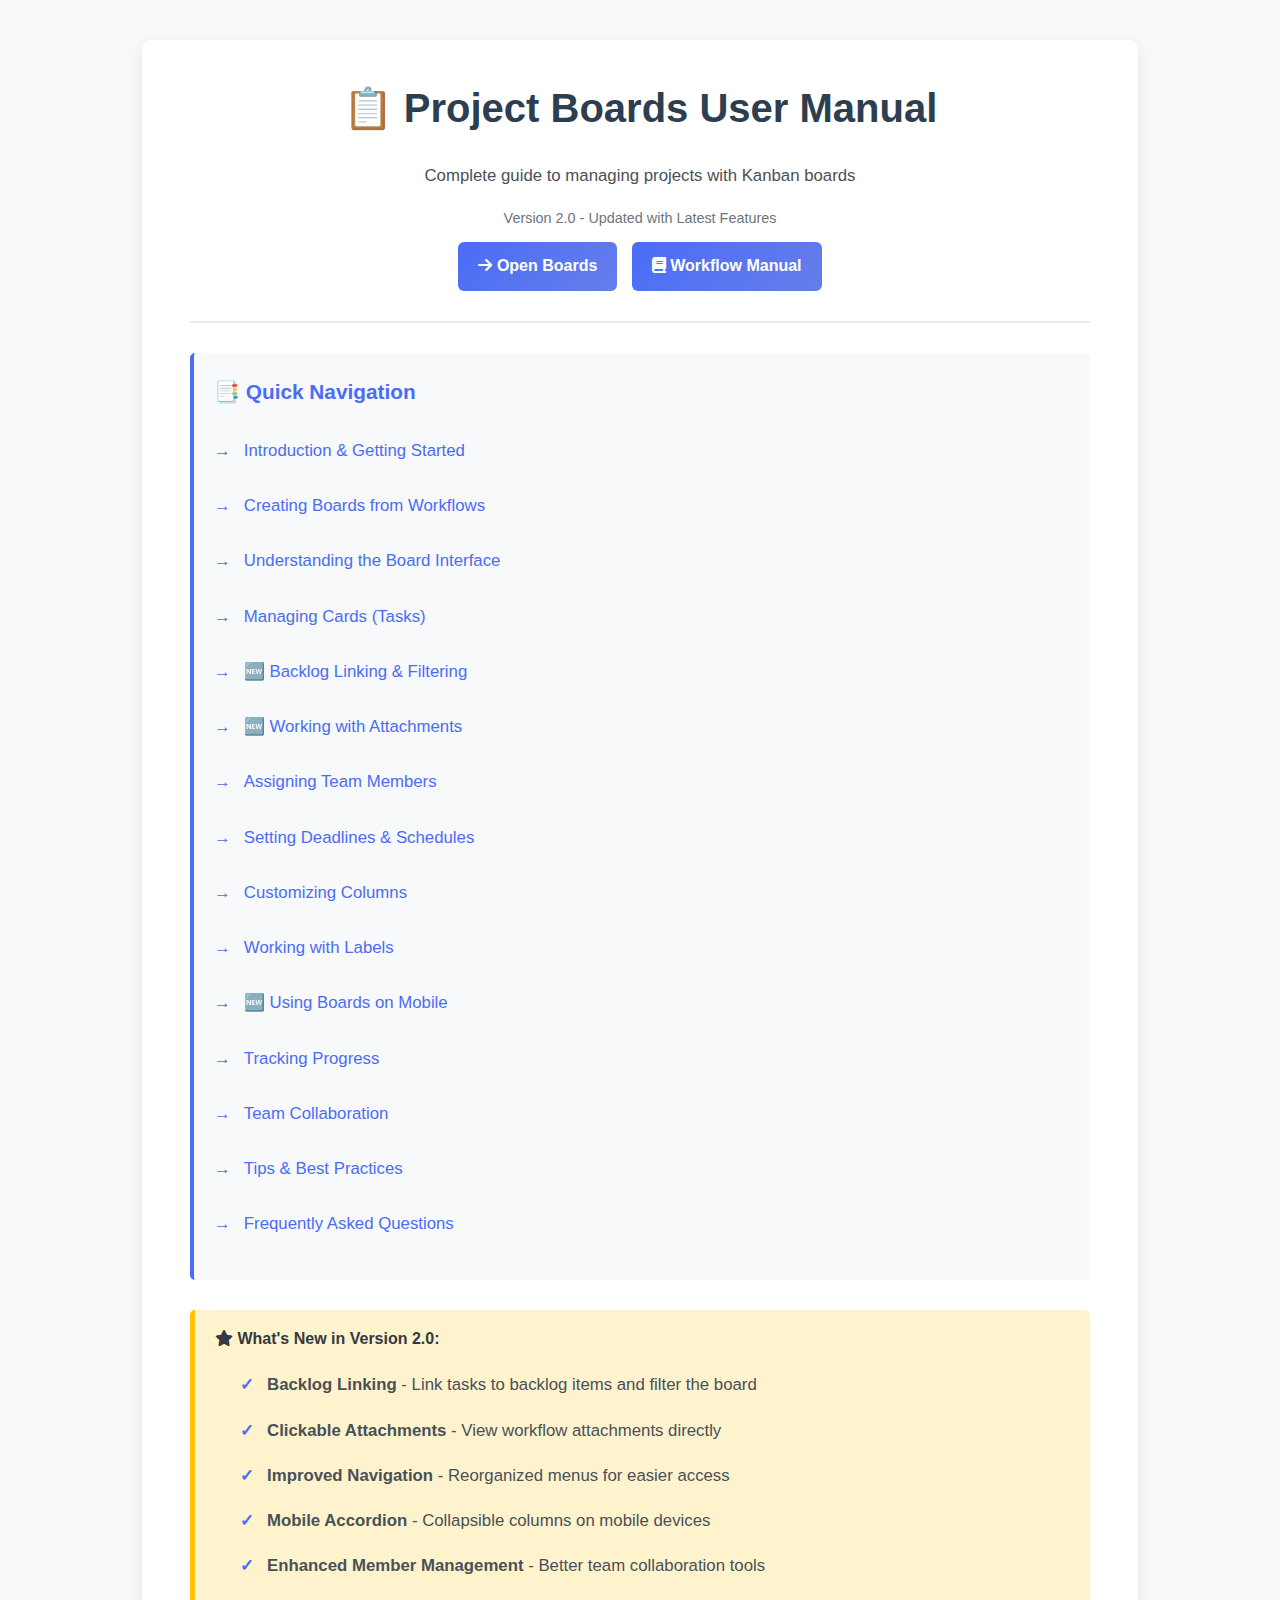
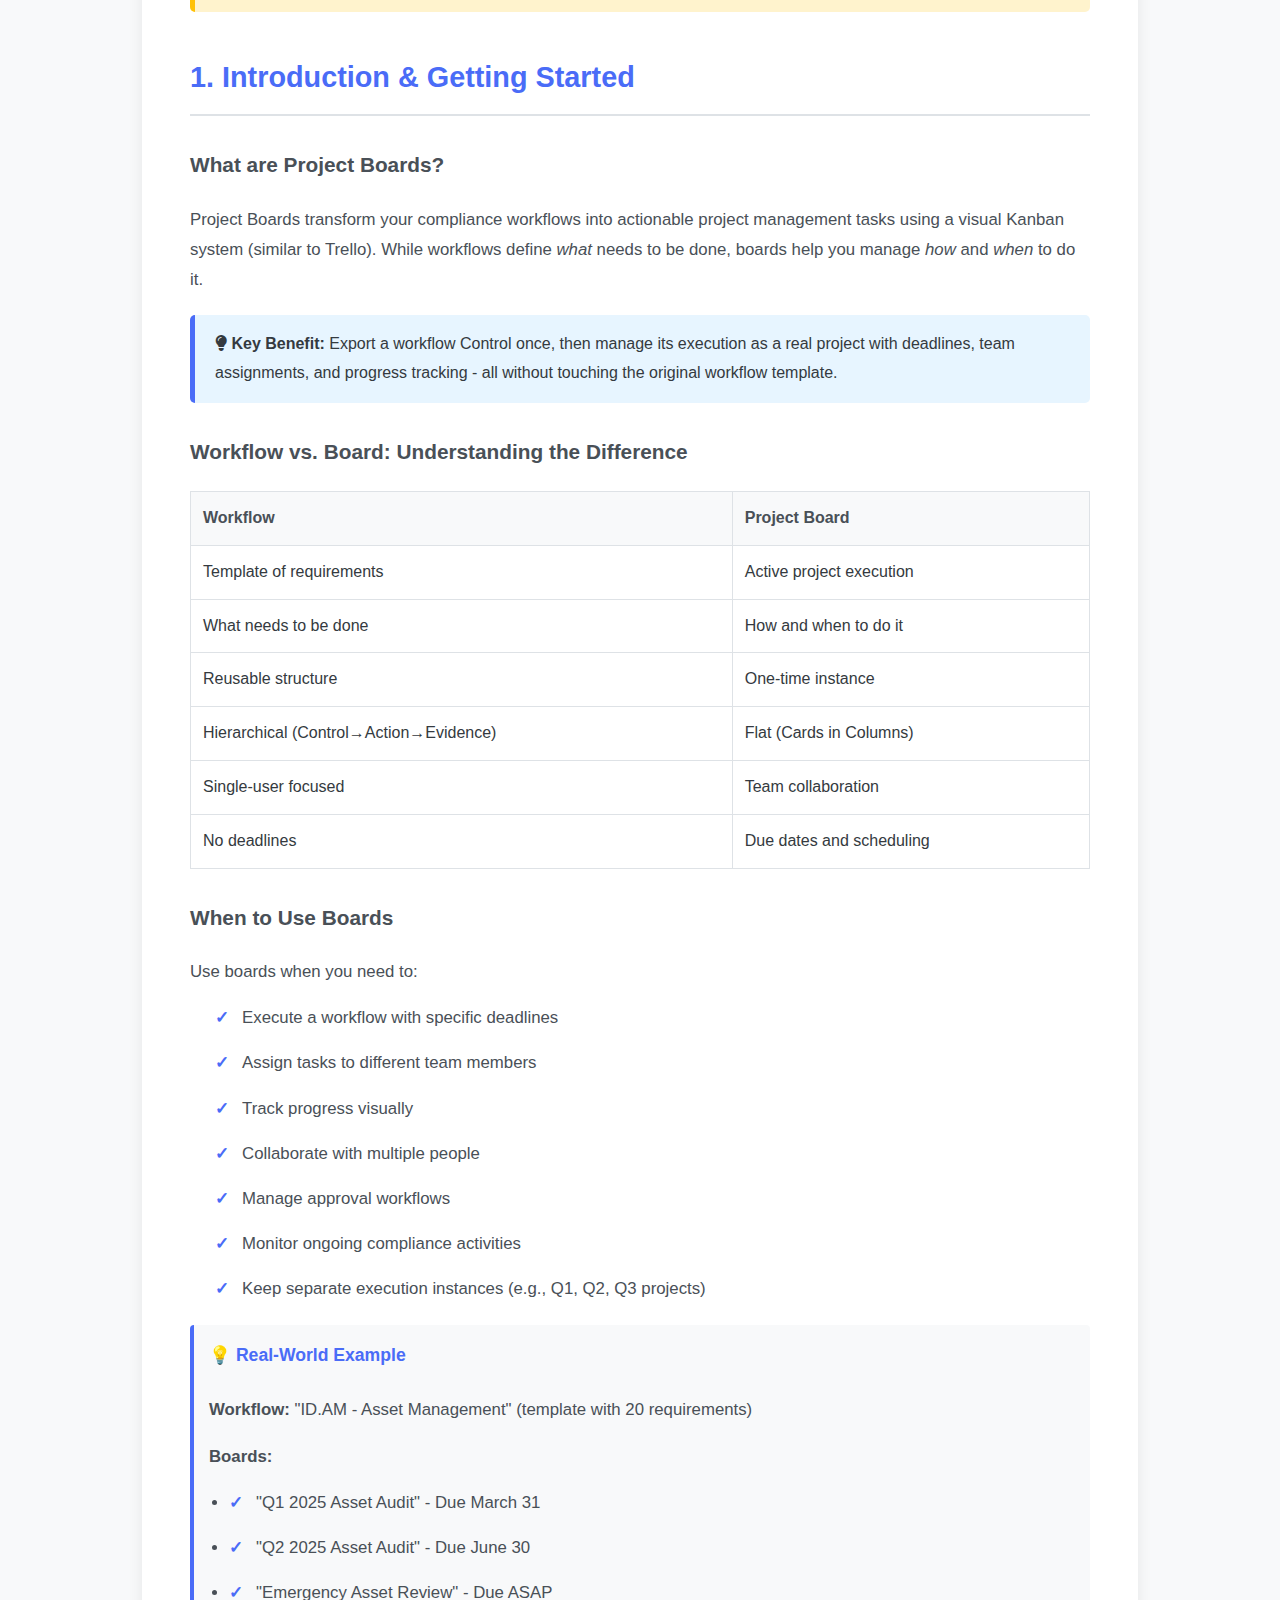
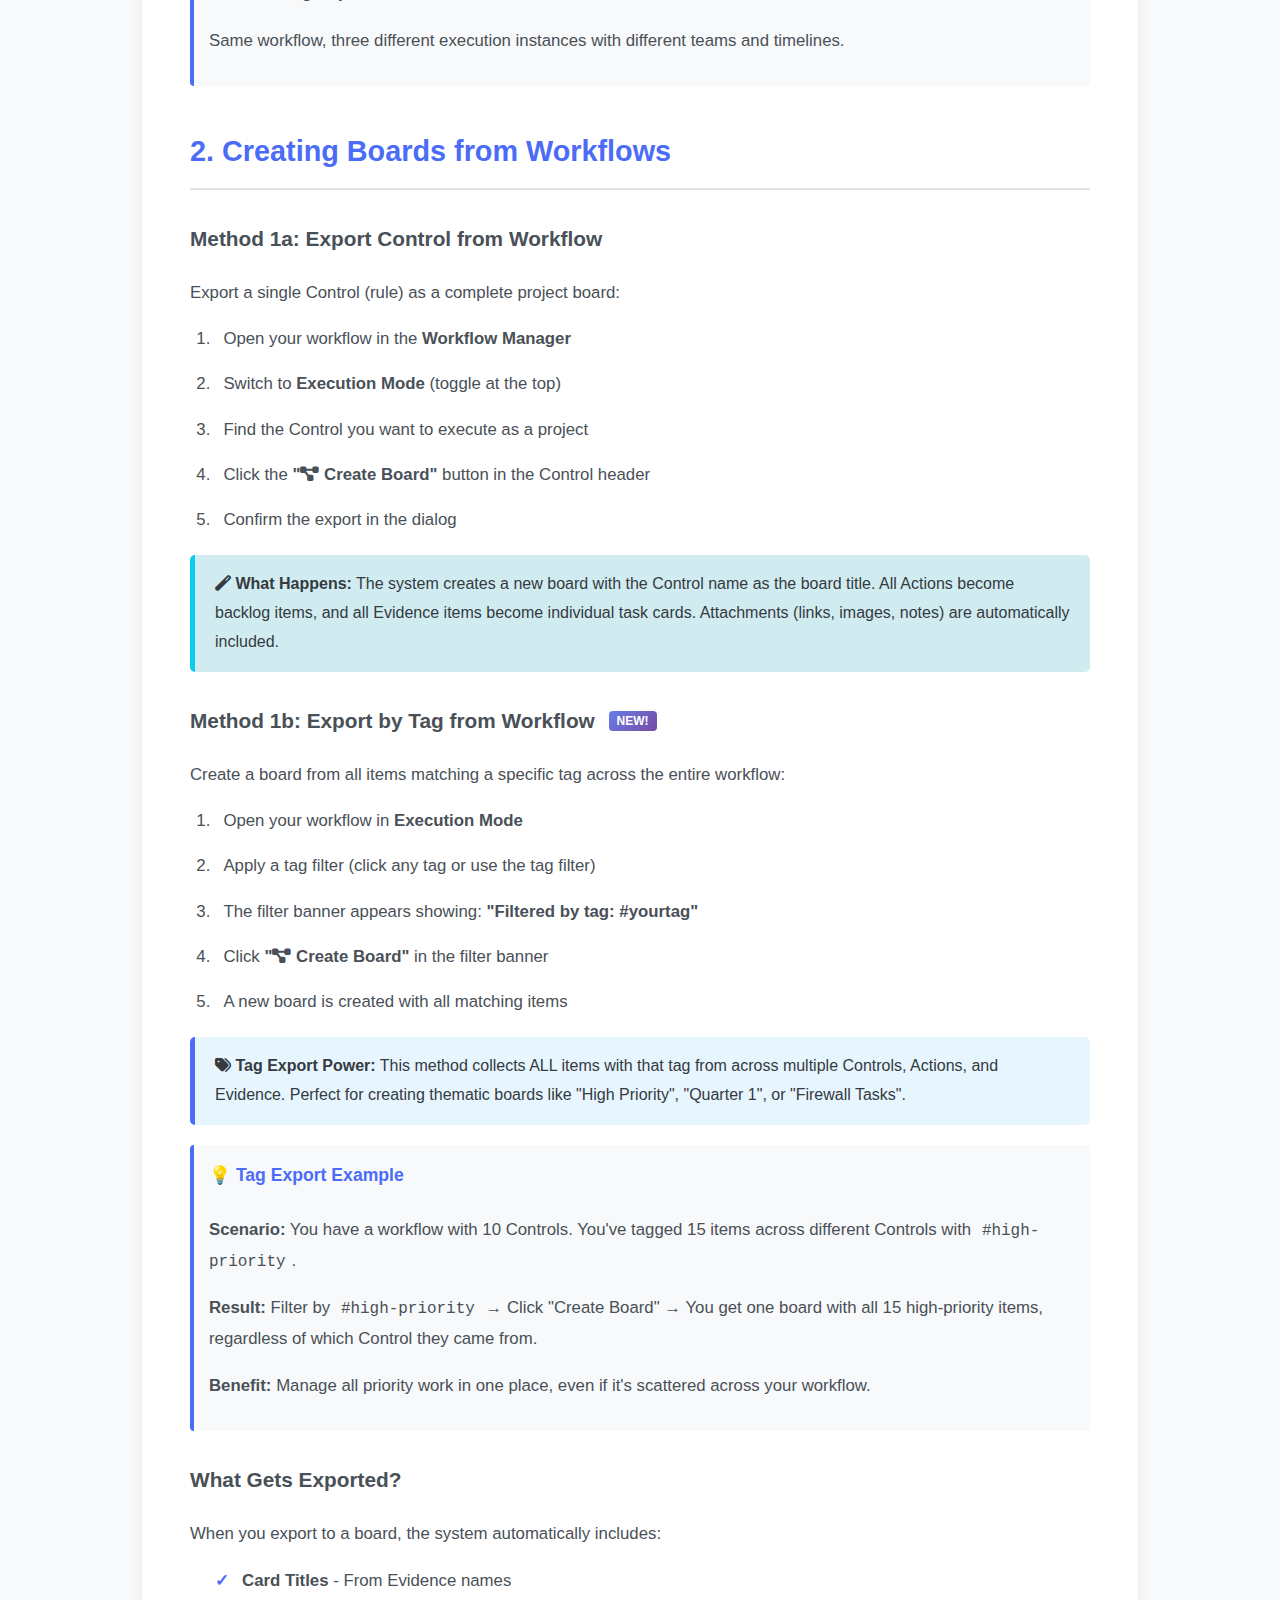
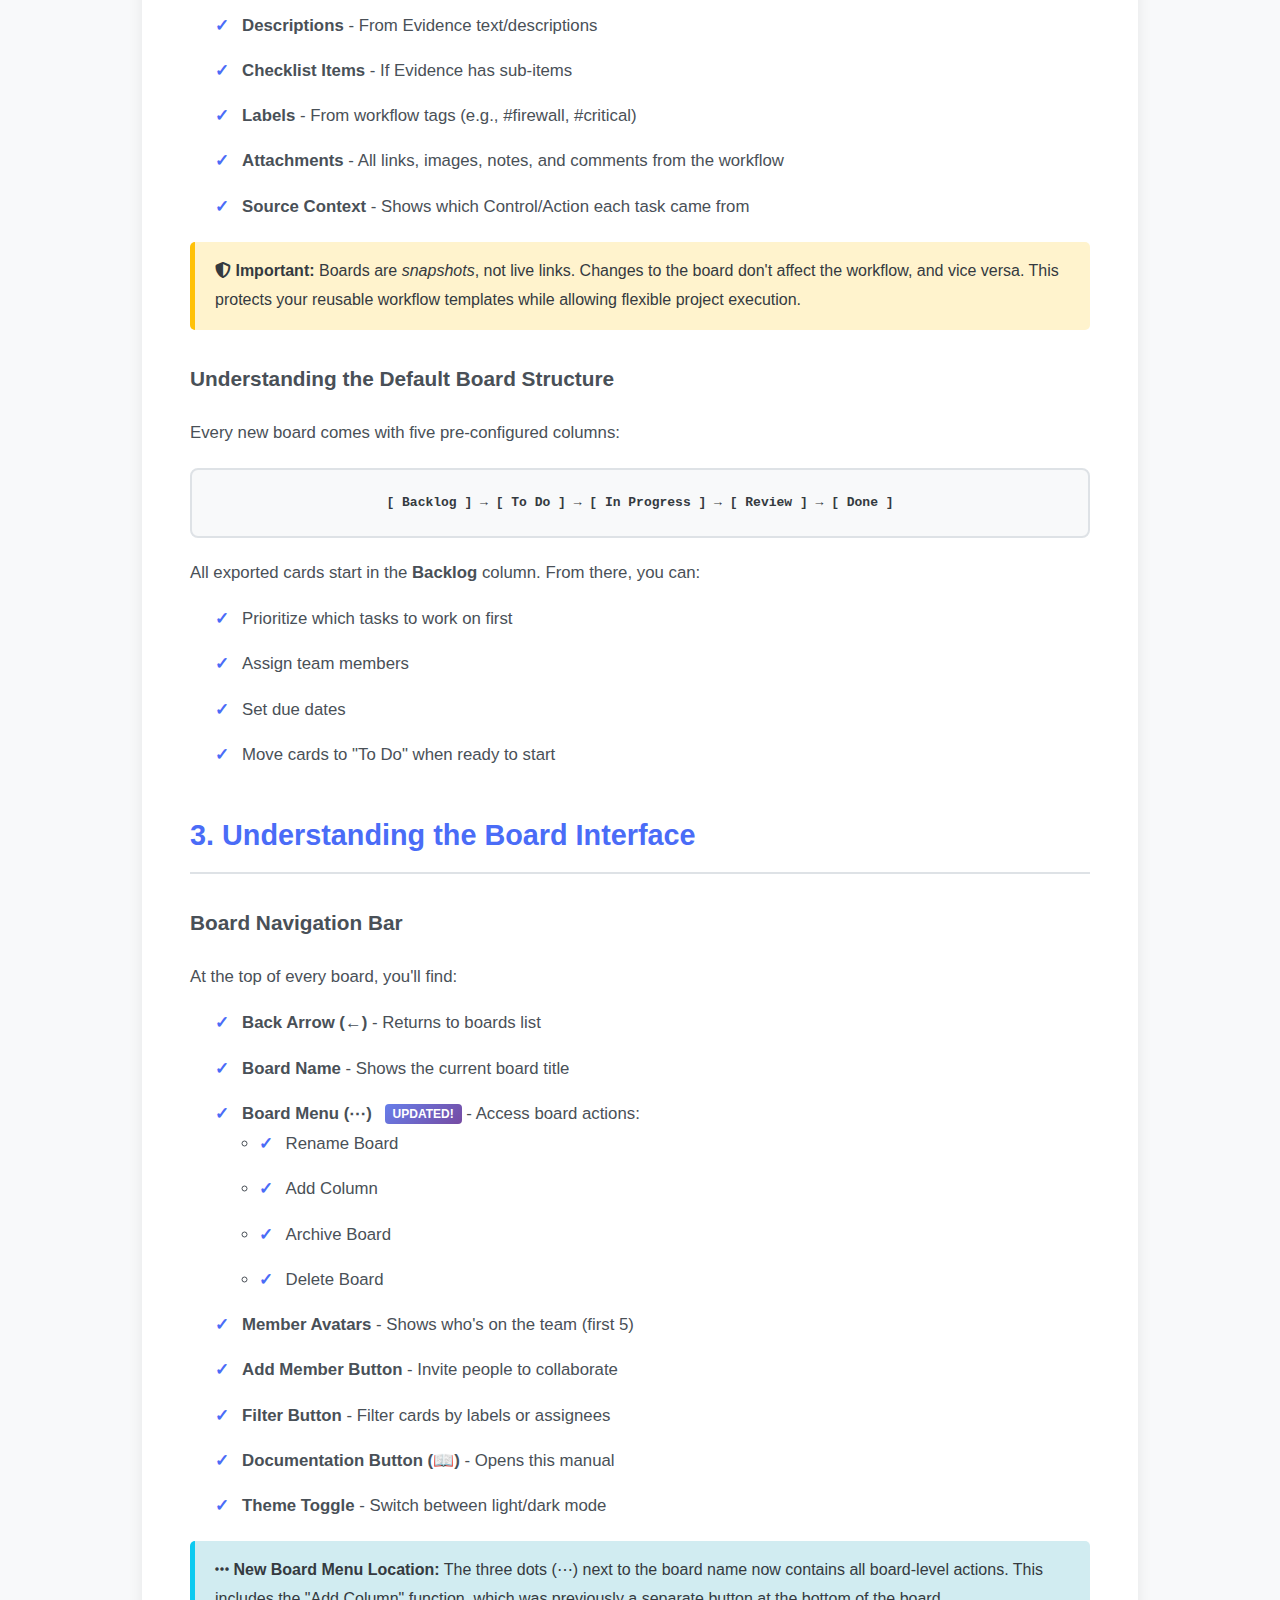
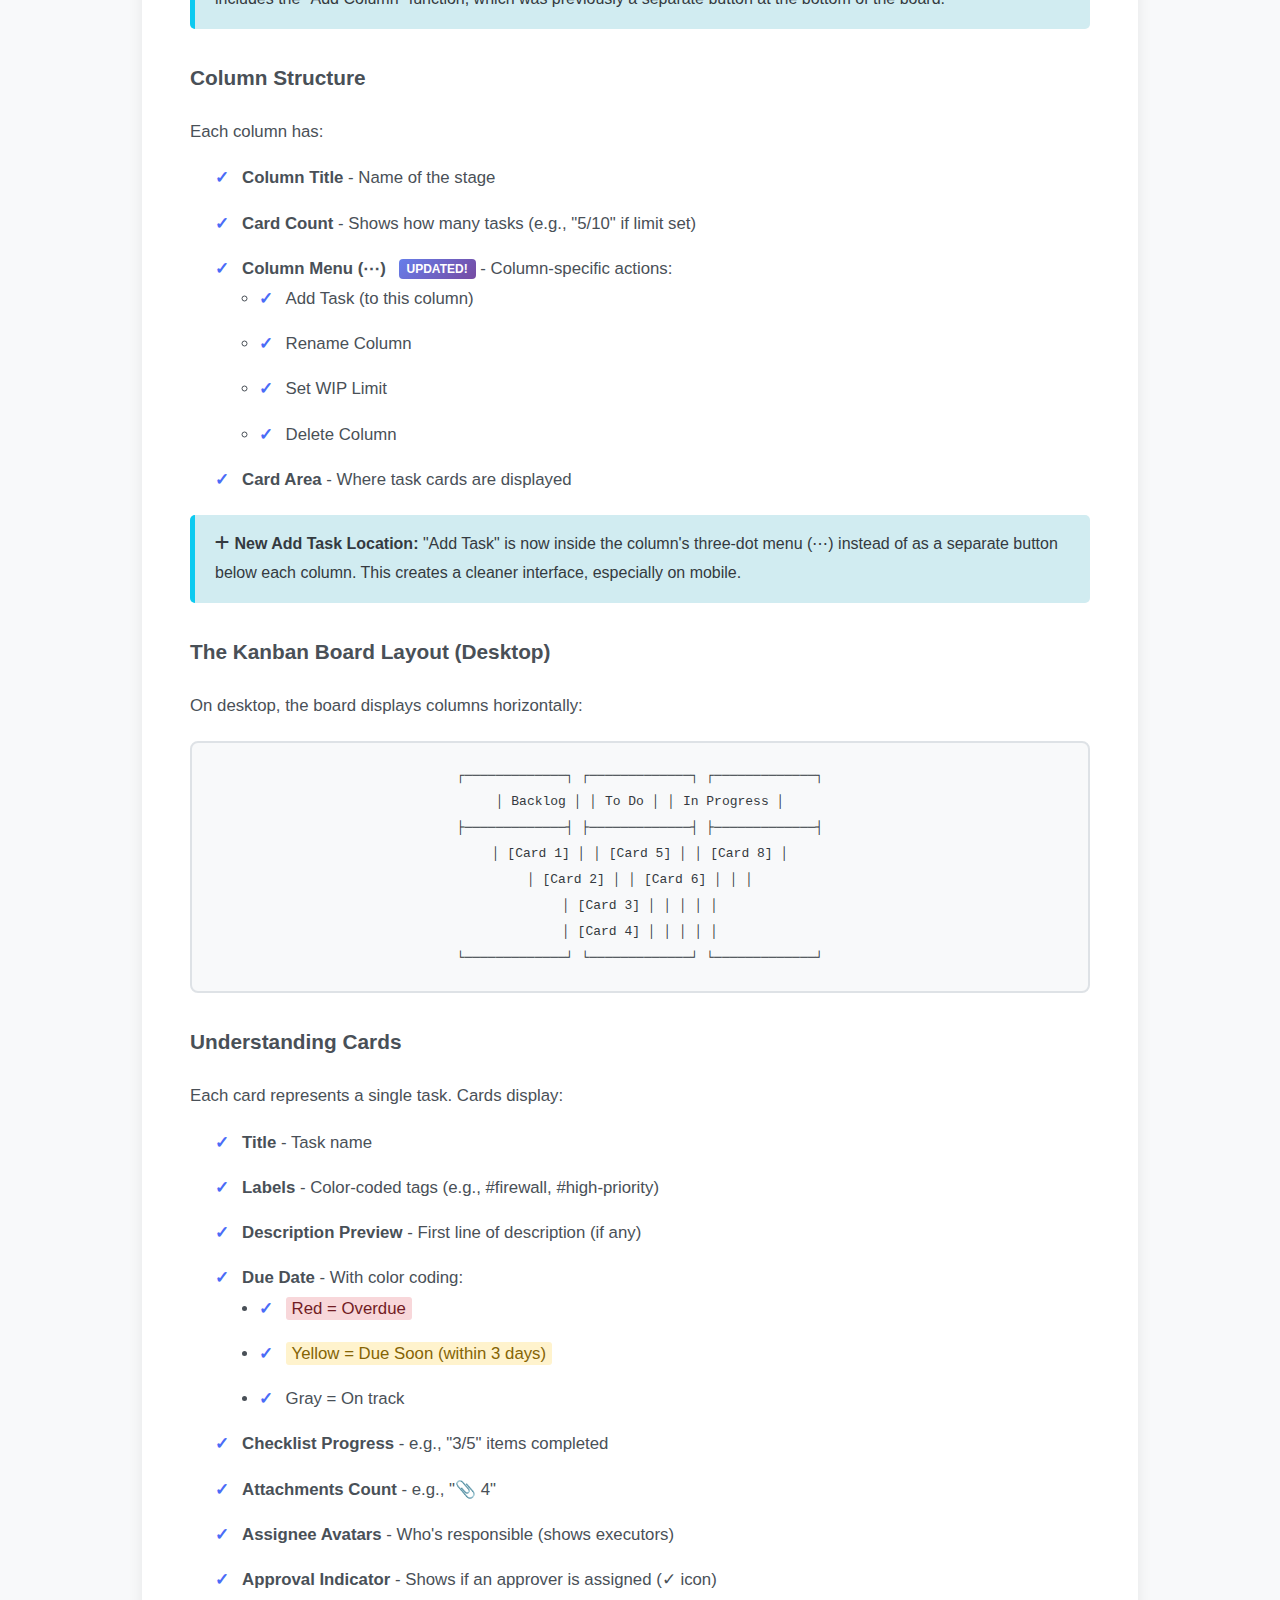
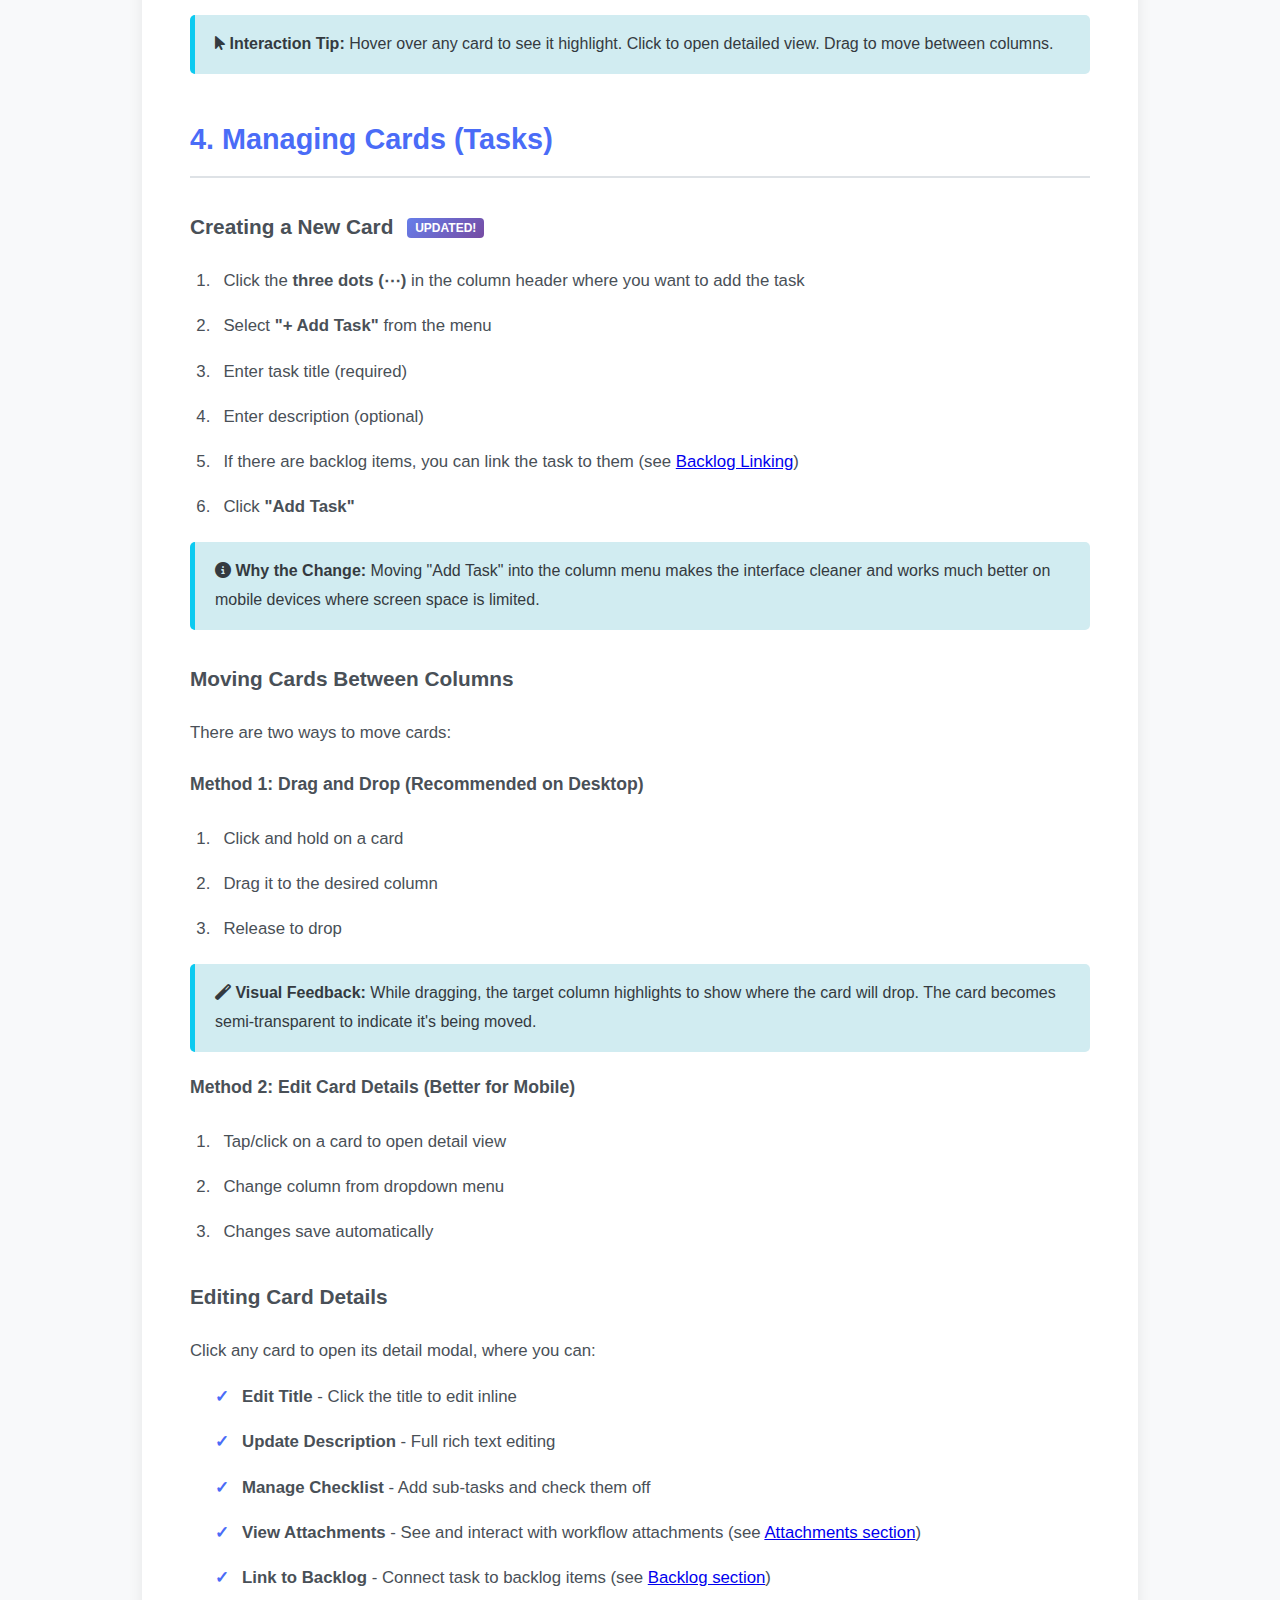
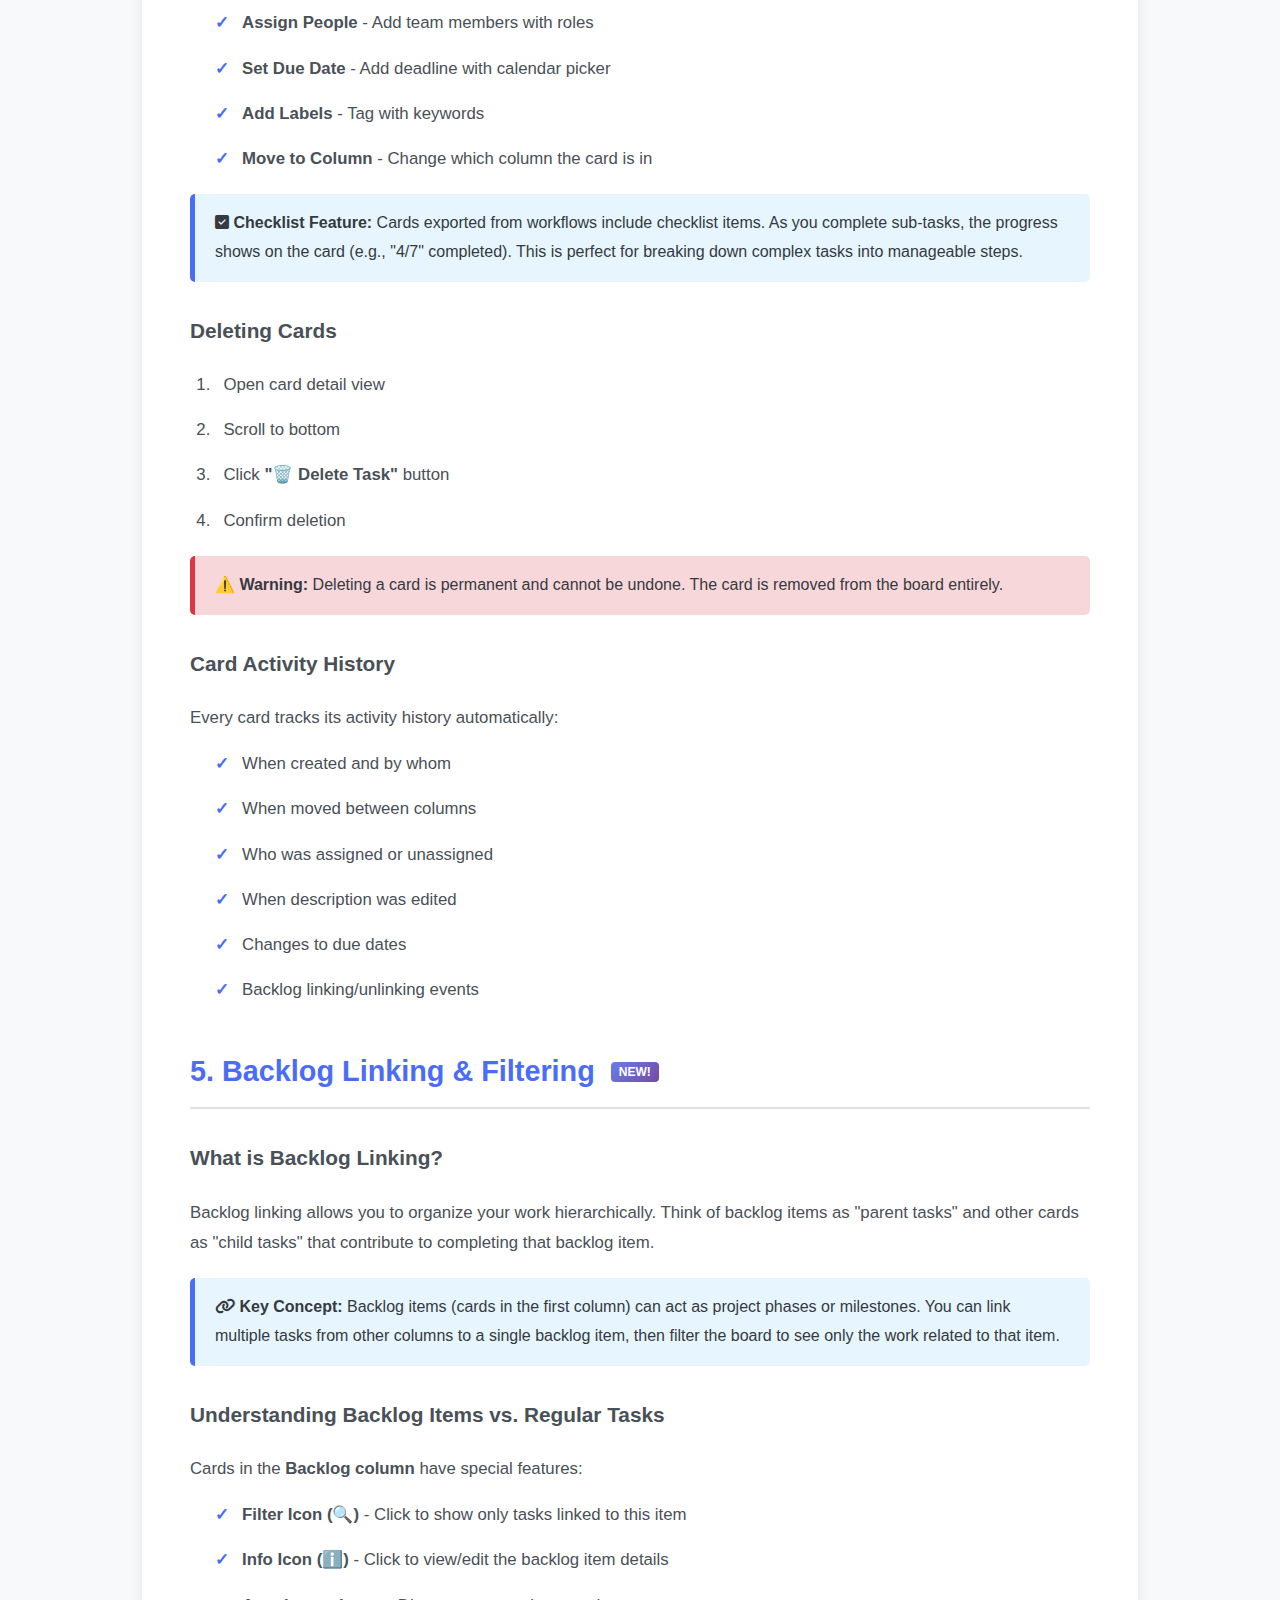
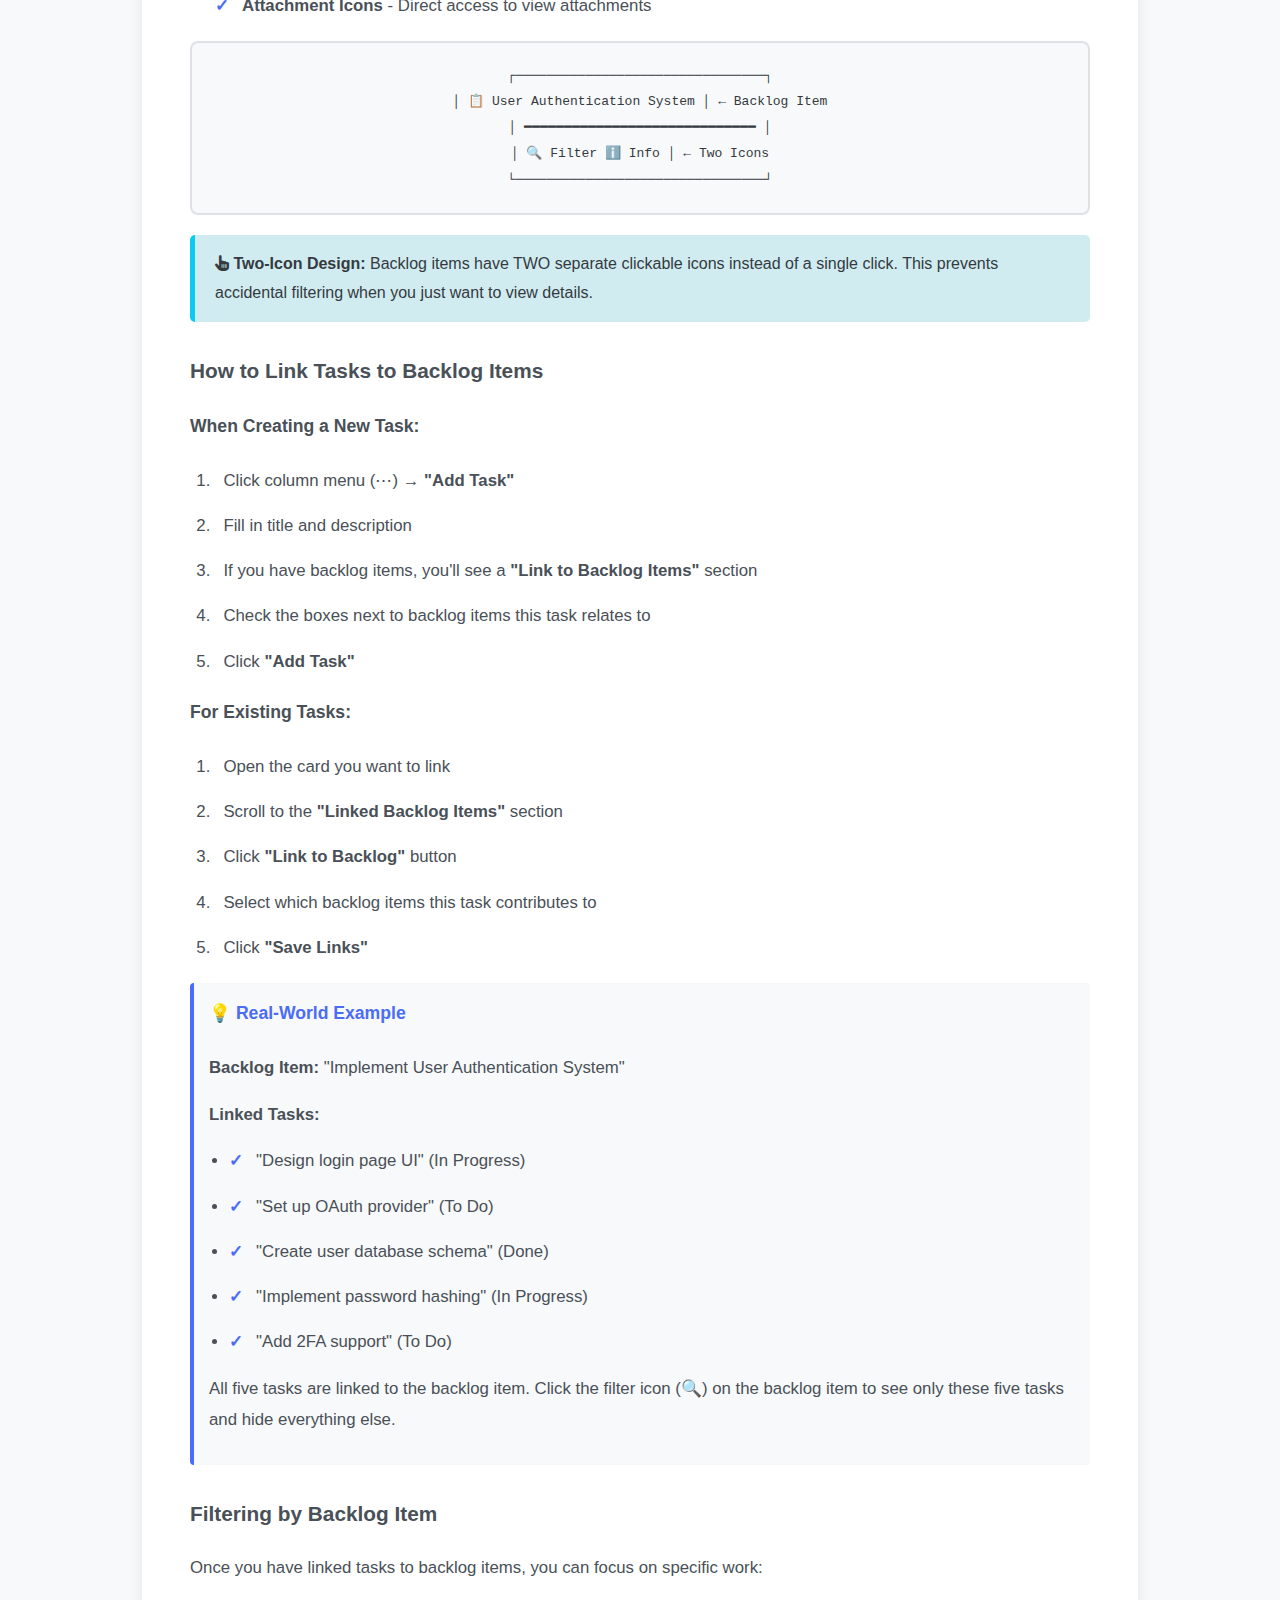
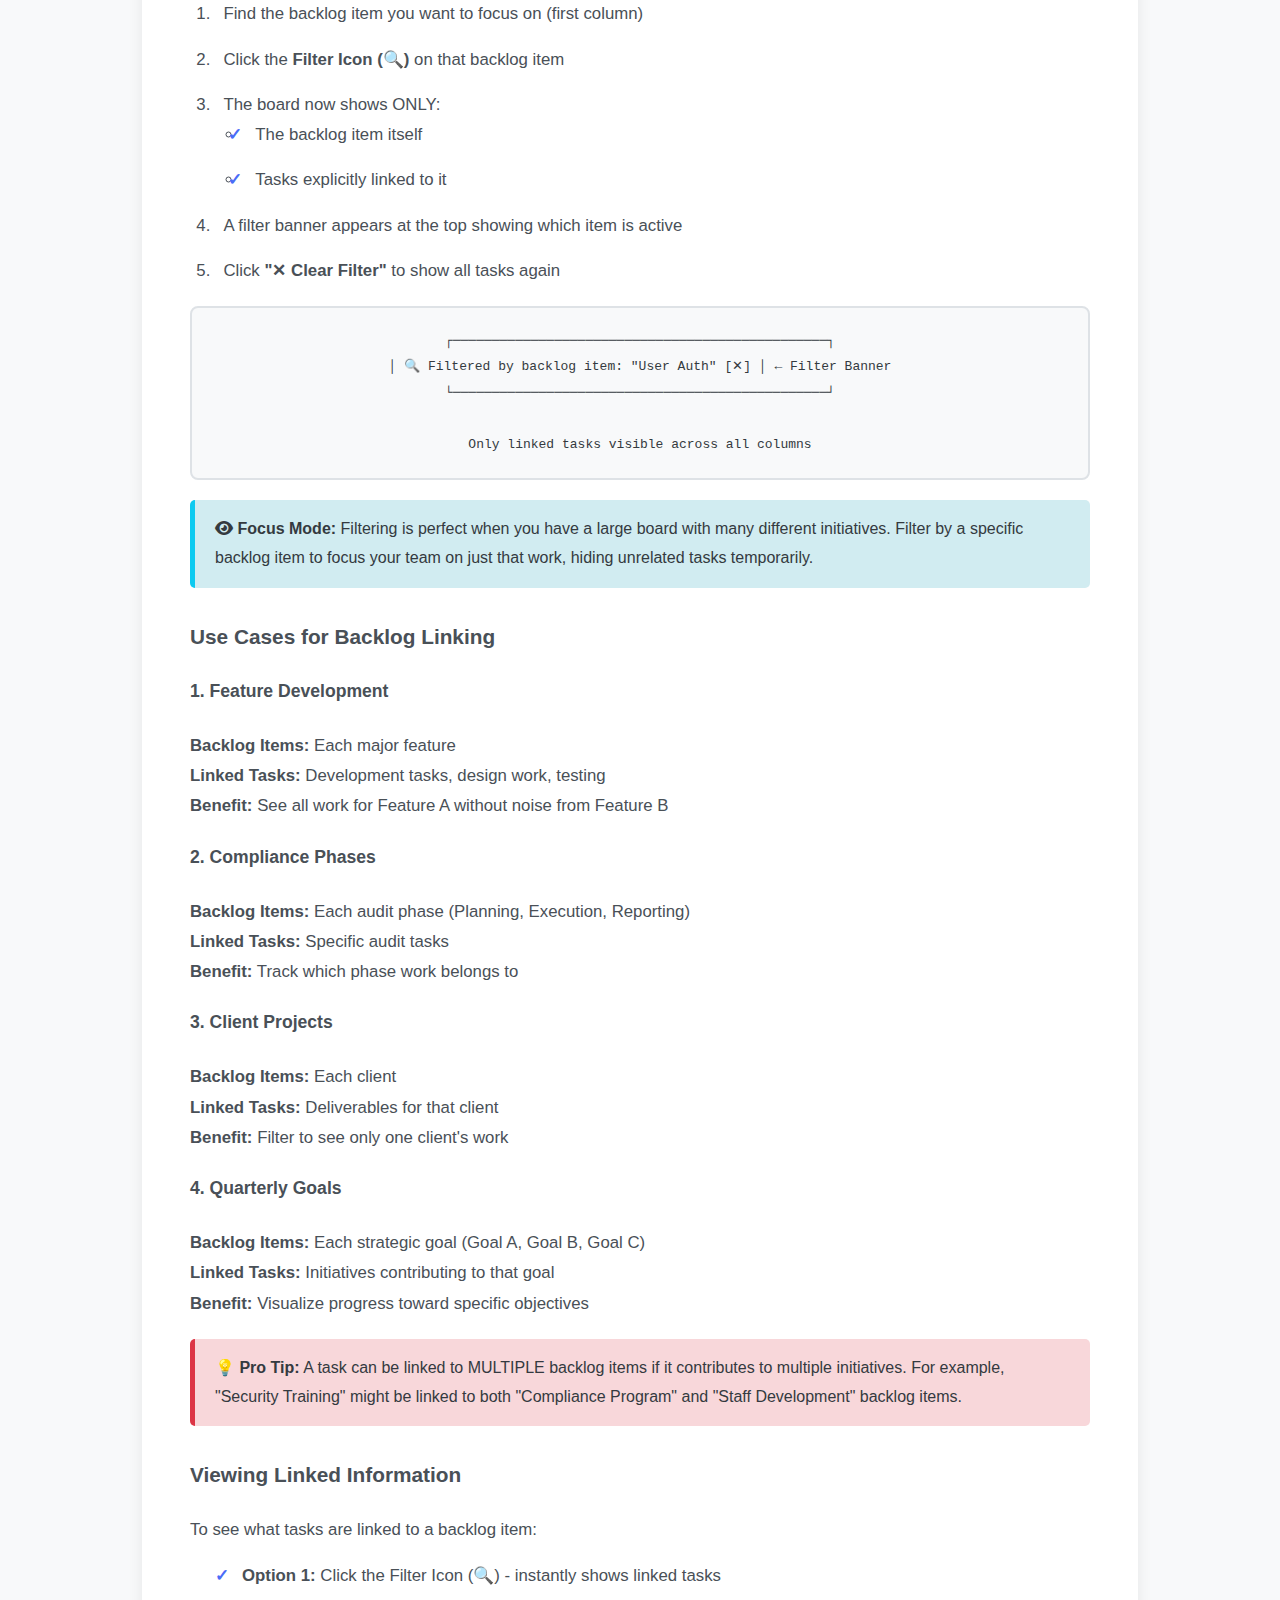
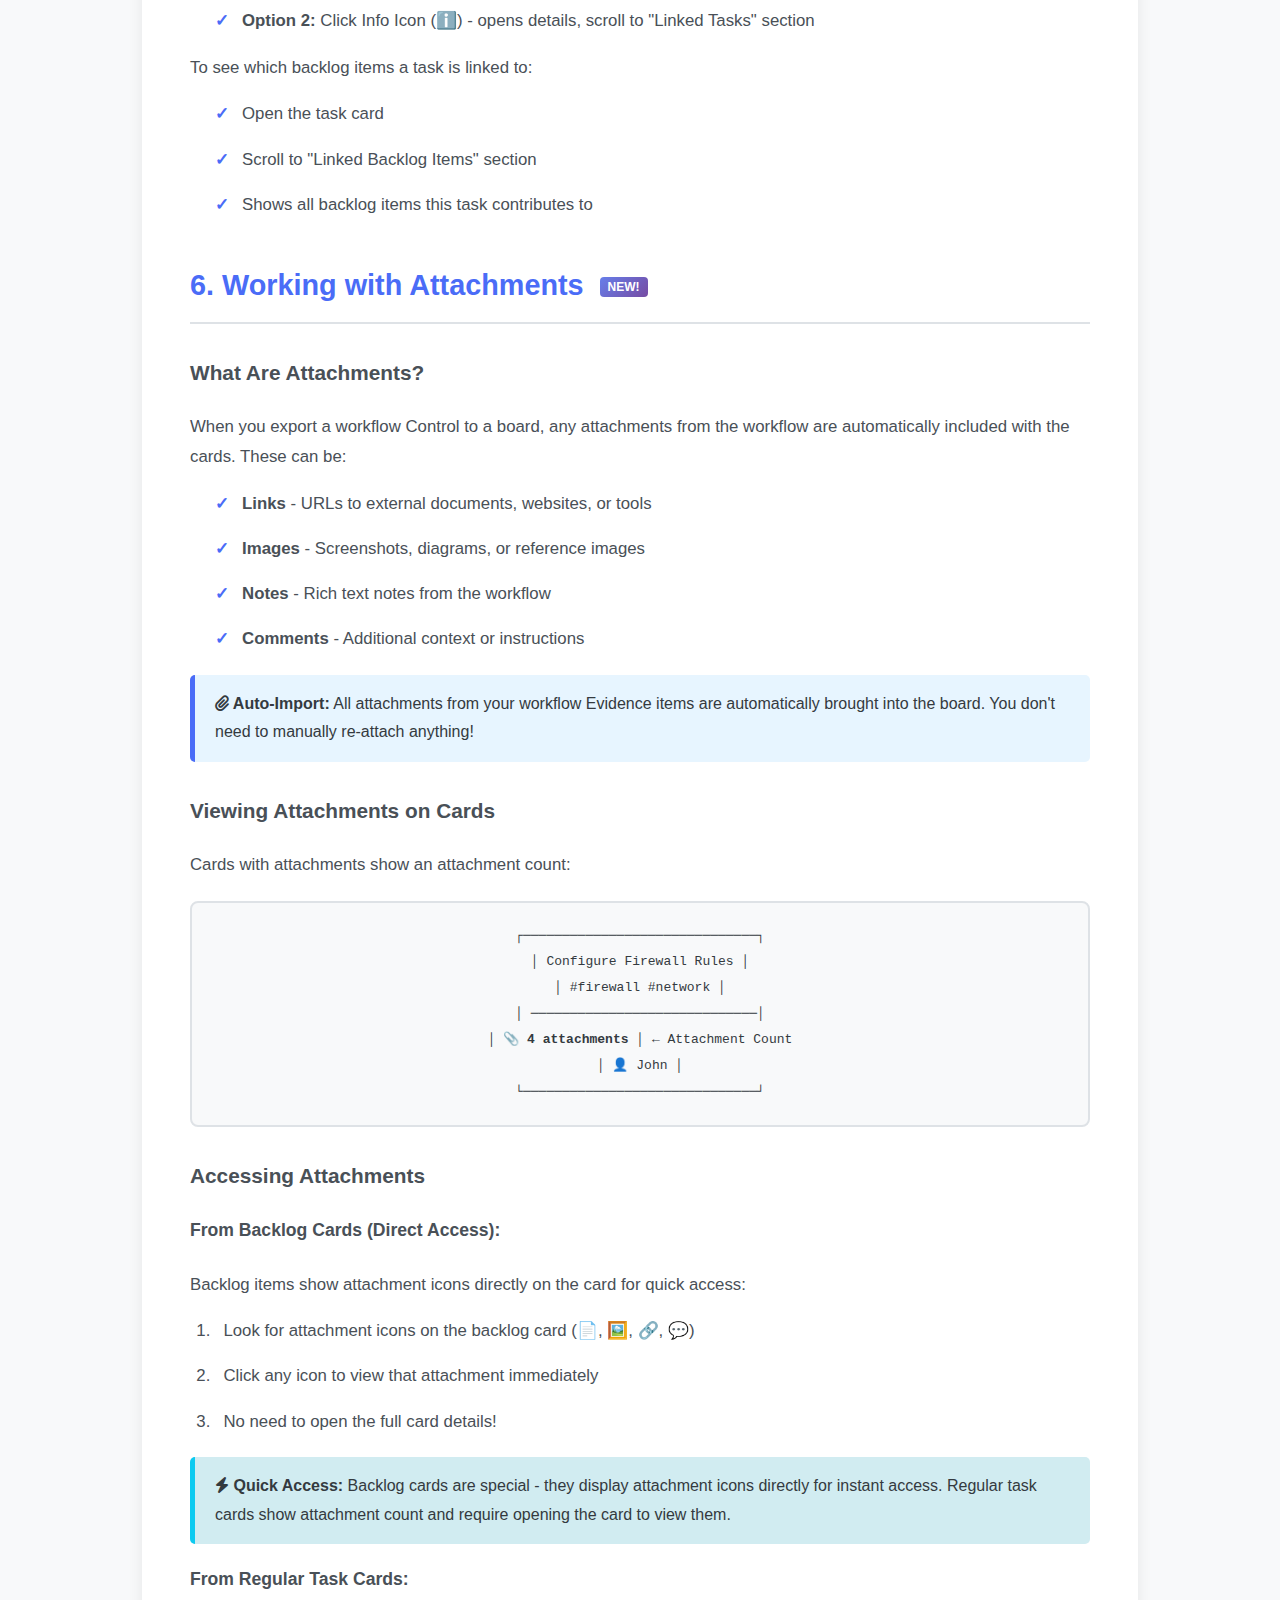
<file: boards-documentation.html>
<!DOCTYPE html>
<html lang="en">
<head>
    <meta charset="UTF-8">
    <meta name="viewport" content="width=device-width, initial-scale=1.0">
    <title>User Manual: Project Boards</title>
    <link rel="stylesheet" href="https://cdnjs.cloudflare.com/ajax/libs/font-awesome/6.4.0/css/all.min.css">
    <style>
        body {
            font-family: -apple-system, BlinkMacSystemFont, "Segoe UI", Roboto, "Helvetica Neue", Arial, sans-serif;
            line-height: 1.8;
            color: #343a40;
            background-color: #f8f9fa;
            margin: 0;
            padding: 20px;
        }
        main {
            max-width: 900px;
            margin: 20px auto;
            background-color: #ffffff;
            border-radius: 8px;
            box-shadow: 0 4px 15px rgba(0, 0, 0, 0.08);
            padding: 2rem 3rem;
        }
        header {
            text-align: center;
            border-bottom: 2px solid #e9ecef;
            padding-bottom: 20px;
            margin-bottom: 30px;
        }
        h1 {
            color: #2c3e50;
            margin: 0 0 10px 0;
            font-size: 2.5rem;
        }
        .version {
            color: #6c757d;
            font-size: 0.9rem;
            margin-top: 5px;
        }
        h2 {
            color: #4a6cf7;
            border-bottom: 2px solid #dee2e6;
            padding-bottom: 10px;
            margin-top: 40px;
            font-size: 1.8rem;
        }
        h3 {
            color: #495057;
            margin-top: 30px;
            font-size: 1.3rem;
        }
        h4 {
            color: #495057;
            margin-top: 20px;
            font-size: 1.1rem;
            font-weight: 600;
        }
        p, li {
            margin-bottom: 15px;
            font-size: 1.05rem;
            color: #495057;
        }
        .highlight {
            background-color: #fff3cd;
            border-left: 5px solid #ffc107;
            padding: 15px 20px;
            margin: 20px 0;
            border-radius: 5px;
        }
        .tip {
            background-color: #d1ecf1;
            border-left: 5px solid #0dcaf0;
            padding: 15px 20px;
            margin: 20px 0;
            border-radius: 5px;
        }
        .important {
            background-color: #f8d7da;
            border-left: 5px solid #dc3545;
            padding: 15px 20px;
            margin: 20px 0;
            border-radius: 5px;
        }
        .feature {
            background-color: #e7f5ff;
            border-left: 5px solid #4a6cf7;
            padding: 15px 20px;
            margin: 20px 0;
            border-radius: 5px;
        }
        .new-badge {
            background: linear-gradient(135deg, #667eea 0%, #764ba2 100%);
            color: white;
            padding: 3px 8px;
            border-radius: 4px;
            font-size: 0.75rem;
            font-weight: bold;
            margin-left: 8px;
            vertical-align: middle;
        }
        ul, ol {
            padding-left: 25px;
        }
        ul {
            list-style-type: none;
        }
        ul li {
            padding-left: 1.4em;
            text-indent: -1.4em;
        }
        ul li:before {
            content: "✓ ";
            color: #4a6cf7;
            font-weight: bold;
            margin-right: 0.5em;
        }
        ol {
            list-style-type: decimal;
        }
        ol li {
            padding-left: 0.5em;
        }
        table {
            width: 100%;
            border-collapse: collapse;
            margin: 20px 0;
        }
        table th, table td {
            border: 1px solid #dee2e6;
            padding: 12px;
            text-align: left;
        }
        table th {
            background-color: #f8f9fa;
            font-weight: 600;
            color: #495057;
        }
        .app-button {
            display: inline-block;
            background: linear-gradient(135deg, #4a6cf7 0%, #667eea 100%);
            color: white;
            padding: 10px 20px;
            border-radius: 6px;
            text-decoration: none;
            margin: 10px 5px;
            font-weight: 600;
            transition: transform 0.2s;
        }
        .app-button:hover {
            transform: translateY(-2px);
        }
        .toc {
            background-color: #f8f9fa;
            border-left: 4px solid #4a6cf7;
            padding: 20px;
            margin: 30px 0;
            border-radius: 5px;
        }
        .toc h3 {
            margin-top: 0;
            color: #4a6cf7;
        }
        .toc ul {
            list-style-type: none;
            padding-left: 0;
        }
        .toc li {
            padding: 5px 0;
            text-indent: 0;
        }
        .toc li:before {
            content: "→ ";
            color: #4a6cf7;
        }
        .toc a {
            color: #4a6cf7;
            text-decoration: none;
        }
        .toc a:hover {
            text-decoration: underline;
        }
        .workflow-visual {
            background-color: #f8f9fa;
            border: 2px solid #dee2e6;
            border-radius: 8px;
            padding: 20px;
            margin: 20px 0;
            text-align: center;
            font-family: monospace;
            line-height: 2;
        }
        .example-box {
            background-color: #f8f9fa;
            border-left: 4px solid #4a6cf7;
            padding: 15px;
            margin: 20px 0;
            border-radius: 4px;
        }
        .example-box h4 {
            margin-top: 0;
            color: #4a6cf7;
        }
        code {
            background-color: #f8f9fa;
            padding: 2px 6px;
            border-radius: 3px;
            font-family: monospace;
            font-size: 0.95em;
        }
        .icon-demo {
            display: inline-block;
            background: #f8f9fa;
            padding: 8px 12px;
            border-radius: 6px;
            margin: 5px;
            font-size: 1.2rem;
        }
        .mobile-section {
            background: linear-gradient(135deg, #667eea 0%, #764ba2 100%);
            color: white;
            padding: 20px;
            border-radius: 8px;
            margin: 20px 0;
        }
        .mobile-section h3 {
            color: white;
            margin-top: 0;
        }
        .role-grid {
            display: grid;
            grid-template-columns: repeat(auto-fit, minmax(200px, 1fr));
            gap: 15px;
            margin: 20px 0;
        }
        .role-card {
            background-color: #f8f9fa;
            border: 2px solid #dee2e6;
            border-radius: 8px;
            padding: 15px;
            text-align: center;
        }
        .role-icon {
            font-size: 2rem;
            margin-bottom: 10px;
        }
        .role-card h4 {
            margin: 10px 0;
            color: #4a6cf7;
        }
        .role-card p {
            font-size: 0.9rem;
            margin: 10px 0;
        }
        .role-card small {
            color: #6c757d;
            font-style: italic;
        }
    </style>
</head>
<body>
    <main>
        <header>
            <h1>📋 Project Boards User Manual</h1>
            <p>Complete guide to managing projects with Kanban boards</p>
            <div class="version">Version 2.0 - Updated with Latest Features</div>
            <a href="boards.html" class="app-button"><i class="fa-solid fa-arrow-right"></i> Open Boards</a>
            <a href="documentation.html" class="app-button"><i class="fa-solid fa-book"></i> Workflow Manual</a>
        </header>

        <div class="toc">
            <h3>📑 Quick Navigation</h3>
            <ul>
                <li><a href="#introduction">Introduction & Getting Started</a></li>
                <li><a href="#creating-boards">Creating Boards from Workflows</a></li>
                <li><a href="#board-interface">Understanding the Board Interface</a></li>
                <li><a href="#managing-cards">Managing Cards (Tasks)</a></li>
                <li><a href="#backlog-features">🆕 Backlog Linking & Filtering</a></li>
                <li><a href="#attachments">🆕 Working with Attachments</a></li>
                <li><a href="#team-assignments">Assigning Team Members</a></li>
                <li><a href="#deadlines">Setting Deadlines & Schedules</a></li>
                <li><a href="#columns">Customizing Columns</a></li>
                <li><a href="#labels">Working with Labels</a></li>
                <li><a href="#mobile">🆕 Using Boards on Mobile</a></li>
                <li><a href="#tracking-progress">Tracking Progress</a></li>
                <li><a href="#collaboration">Team Collaboration</a></li>
                <li><a href="#tips">Tips & Best Practices</a></li>
                <li><a href="#faq">Frequently Asked Questions</a></li>
            </ul>
        </div>

        <div class="highlight">
            <strong><i class="fa-solid fa-star"></i> What's New in Version 2.0:</strong>
            <ul>
                <li><strong>Backlog Linking</strong> - Link tasks to backlog items and filter the board</li>
                <li><strong>Clickable Attachments</strong> - View workflow attachments directly</li>
                <li><strong>Improved Navigation</strong> - Reorganized menus for easier access</li>
                <li><strong>Mobile Accordion</strong> - Collapsible columns on mobile devices</li>
                <li><strong>Enhanced Member Management</strong> - Better team collaboration tools</li>
            </ul>
        </div>

        <section id="introduction">
            <h2>1. Introduction & Getting Started</h2>
            
            <h3>What are Project Boards?</h3>
            <p>Project Boards transform your compliance workflows into actionable project management tasks using a visual Kanban system (similar to Trello). While workflows define <em>what</em> needs to be done, boards help you manage <em>how</em> and <em>when</em> to do it.</p>

            <div class="feature">
                <strong><i class="fa-solid fa-lightbulb"></i> Key Benefit:</strong> Export a workflow Control once, then manage its execution as a real project with deadlines, team assignments, and progress tracking - all without touching the original workflow template.
            </div>

            <h3>Workflow vs. Board: Understanding the Difference</h3>
            
            <table>
                <thead>
                    <tr>
                        <th>Workflow</th>
                        <th>Project Board</th>
                    </tr>
                </thead>
                <tbody>
                    <tr>
                        <td>Template of requirements</td>
                        <td>Active project execution</td>
                    </tr>
                    <tr>
                        <td>What needs to be done</td>
                        <td>How and when to do it</td>
                    </tr>
                    <tr>
                        <td>Reusable structure</td>
                        <td>One-time instance</td>
                    </tr>
                    <tr>
                        <td>Hierarchical (Control→Action→Evidence)</td>
                        <td>Flat (Cards in Columns)</td>
                    </tr>
                    <tr>
                        <td>Single-user focused</td>
                        <td>Team collaboration</td>
                    </tr>
                    <tr>
                        <td>No deadlines</td>
                        <td>Due dates and scheduling</td>
                    </tr>
                </tbody>
            </table>

            <h3>When to Use Boards</h3>
            <p>Use boards when you need to:</p>
            <ul>
                <li>Execute a workflow with specific deadlines</li>
                <li>Assign tasks to different team members</li>
                <li>Track progress visually</li>
                <li>Collaborate with multiple people</li>
                <li>Manage approval workflows</li>
                <li>Monitor ongoing compliance activities</li>
                <li>Keep separate execution instances (e.g., Q1, Q2, Q3 projects)</li>
            </ul>

            <div class="example-box">
                <h4>💡 Real-World Example</h4>
                <p><strong>Workflow:</strong> "ID.AM - Asset Management" (template with 20 requirements)</p>
                <p><strong>Boards:</strong></p>
                <ul style="list-style-type: disc; padding-left: 20px;">
                    <li>"Q1 2025 Asset Audit" - Due March 31</li>
                    <li>"Q2 2025 Asset Audit" - Due June 30</li>
                    <li>"Emergency Asset Review" - Due ASAP</li>
                </ul>
                <p>Same workflow, three different execution instances with different teams and timelines.</p>
            </div>
        </section>

        <section id="creating-boards">
            <h2>2. Creating Boards from Workflows</h2>
            
            <h3>Method 1a: Export Control from Workflow</h3>
            <p>Export a single Control (rule) as a complete project board:</p>
            
            <ol>
                <li>Open your workflow in the <strong>Workflow Manager</strong></li>
                <li>Switch to <strong>Execution Mode</strong> (toggle at the top)</li>
                <li>Find the Control you want to execute as a project</li>
                <li>Click the <strong>"<i class="fa-solid fa-diagram-project"></i> Create Board"</strong> button in the Control header</li>
                <li>Confirm the export in the dialog</li>
            </ol>

            <div class="tip">
                <strong><i class="fa-solid fa-magic"></i> What Happens:</strong> The system creates a new board with the Control name as the board title. All Actions become backlog items, and all Evidence items become individual task cards. Attachments (links, images, notes) are automatically included.
            </div>

            <h3>Method 1b: Export by Tag from Workflow <span class="new-badge">NEW!</span></h3>
            <p>Create a board from all items matching a specific tag across the entire workflow:</p>
            
            <ol>
                <li>Open your workflow in <strong>Execution Mode</strong></li>
                <li>Apply a tag filter (click any tag or use the tag filter)</li>
                <li>The filter banner appears showing: <strong>"Filtered by tag: #yourtag"</strong></li>
                <li>Click <strong>"<i class="fa-solid fa-diagram-project"></i> Create Board"</strong> in the filter banner</li>
                <li>A new board is created with all matching items</li>
            </ol>

            <div class="feature">
                <strong><i class="fa-solid fa-tags"></i> Tag Export Power:</strong> This method collects ALL items with that tag from across multiple Controls, Actions, and Evidence. Perfect for creating thematic boards like "High Priority", "Quarter 1", or "Firewall Tasks".
            </div>

            <div class="example-box">
                <h4>💡 Tag Export Example</h4>
                <p><strong>Scenario:</strong> You have a workflow with 10 Controls. You've tagged 15 items across different Controls with <code>#high-priority</code>.</p>
                <p><strong>Result:</strong> Filter by <code>#high-priority</code> → Click "Create Board" → You get one board with all 15 high-priority items, regardless of which Control they came from.</p>
                <p><strong>Benefit:</strong> Manage all priority work in one place, even if it's scattered across your workflow.</p>
            </div>

            <h3>What Gets Exported?</h3>
            <p>When you export to a board, the system automatically includes:</p>
            
            <ul>
                <li><strong>Card Titles</strong> - From Evidence names</li>
                <li><strong>Descriptions</strong> - From Evidence text/descriptions</li>
                <li><strong>Checklist Items</strong> - If Evidence has sub-items</li>
                <li><strong>Labels</strong> - From workflow tags (e.g., #firewall, #critical)</li>
                <li><strong>Attachments</strong> - All links, images, notes, and comments from the workflow</li>
                <li><strong>Source Context</strong> - Shows which Control/Action each task came from</li>
            </ul>

            <div class="highlight">
                <strong><i class="fa-solid fa-shield-alt"></i> Important:</strong> Boards are <em>snapshots</em>, not live links. Changes to the board don't affect the workflow, and vice versa. This protects your reusable workflow templates while allowing flexible project execution.
            </div>

            <h3>Understanding the Default Board Structure</h3>
            <p>Every new board comes with five pre-configured columns:</p>

            <div class="workflow-visual">
                <strong>[ Backlog ]</strong> → <strong>[ To Do ]</strong> → <strong>[ In Progress ]</strong> → <strong>[ Review ]</strong> → <strong>[ Done ]</strong>
            </div>

            <p>All exported cards start in the <strong>Backlog</strong> column. From there, you can:</p>
            <ul>
                <li>Prioritize which tasks to work on first</li>
                <li>Assign team members</li>
                <li>Set due dates</li>
                <li>Move cards to "To Do" when ready to start</li>
            </ul>
        </section>

        <section id="board-interface">
            <h2>3. Understanding the Board Interface</h2>
            
            <h3>Board Navigation Bar</h3>
            <p>At the top of every board, you'll find:</p>
            
            <ul>
                <li><strong>Back Arrow (←)</strong> - Returns to boards list</li>
                <li><strong>Board Name</strong> - Shows the current board title</li>
                <li><strong>Board Menu (⋯)</strong> <span class="new-badge">UPDATED!</span> - Access board actions:
                    <ul style="list-style-type: circle; padding-left: 20px;">
                        <li>Rename Board</li>
                        <li>Add Column</li>
                        <li>Archive Board</li>
                        <li>Delete Board</li>
                    </ul>
                </li>
                <li><strong>Member Avatars</strong> - Shows who's on the team (first 5)</li>
                <li><strong>Add Member Button</strong> - Invite people to collaborate</li>
                <li><strong>Filter Button</strong> - Filter cards by labels or assignees</li>
                <li><strong>Documentation Button (📖)</strong> - Opens this manual</li>
                <li><strong>Theme Toggle</strong> - Switch between light/dark mode</li>
            </ul>

            <div class="tip">
                <strong><i class="fa-solid fa-ellipsis-h"></i> New Board Menu Location:</strong> The three dots (⋯) next to the board name now contains all board-level actions. This includes the "Add Column" function, which was previously a separate button at the bottom of the board.
            </div>

            <h3>Column Structure</h3>
            <p>Each column has:</p>
            <ul>
                <li><strong>Column Title</strong> - Name of the stage</li>
                <li><strong>Card Count</strong> - Shows how many tasks (e.g., "5/10" if limit set)</li>
                <li><strong>Column Menu (⋯)</strong> <span class="new-badge">UPDATED!</span> - Column-specific actions:
                    <ul style="list-style-type: circle; padding-left: 20px;">
                        <li>Add Task (to this column)</li>
                        <li>Rename Column</li>
                        <li>Set WIP Limit</li>
                        <li>Delete Column</li>
                    </ul>
                </li>
                <li><strong>Card Area</strong> - Where task cards are displayed</li>
            </ul>

            <div class="tip">
                <strong><i class="fa-solid fa-plus"></i> New Add Task Location:</strong> "Add Task" is now inside the column's three-dot menu (⋯) instead of as a separate button below each column. This creates a cleaner interface, especially on mobile.
            </div>

            <h3>The Kanban Board Layout (Desktop)</h3>
            <p>On desktop, the board displays columns horizontally:</p>

            <div class="workflow-visual">
                ┌─────────────┐   ┌─────────────┐   ┌─────────────┐<br>
                │   Backlog   │   │   To Do     │   │ In Progress │<br>
                ├─────────────┤   ├─────────────┤   ├─────────────┤<br>
                │ [Card 1]    │   │ [Card 5]    │   │ [Card 8]    │<br>
                │ [Card 2]    │   │ [Card 6]    │   │             │<br>
                │ [Card 3]    │   │             │   │             │<br>
                │ [Card 4]    │   │             │   │             │<br>
                └─────────────┘   └─────────────┘   └─────────────┘
            </div>

            <h3>Understanding Cards</h3>
            <p>Each card represents a single task. Cards display:</p>
            
            <ul>
                <li><strong>Title</strong> - Task name</li>
                <li><strong>Labels</strong> - Color-coded tags (e.g., #firewall, #high-priority)</li>
                <li><strong>Description Preview</strong> - First line of description (if any)</li>
                <li><strong>Due Date</strong> - With color coding:
                    <ul style="list-style-type: disc; padding-left: 20px;">
                        <li><span style="color: #721c24; background: #f8d7da; padding: 2px 6px; border-radius: 3px;">Red = Overdue</span></li>
                        <li><span style="color: #856404; background: #fff3cd; padding: 2px 6px; border-radius: 3px;">Yellow = Due Soon (within 3 days)</span></li>
                        <li>Gray = On track</li>
                    </ul>
                </li>
                <li><strong>Checklist Progress</strong> - e.g., "3/5" items completed</li>
                <li><strong>Attachments Count</strong> - e.g., "📎 4"</li>
                <li><strong>Assignee Avatars</strong> - Who's responsible (shows executors)</li>
                <li><strong>Approval Indicator</strong> - Shows if an approver is assigned (✓ icon)</li>
            </ul>

            <div class="tip">
                <strong><i class="fa-solid fa-mouse-pointer"></i> Interaction Tip:</strong> Hover over any card to see it highlight. Click to open detailed view. Drag to move between columns.
            </div>
        </section>

        <section id="managing-cards">
            <h2>4. Managing Cards (Tasks)</h2>
            
            <h3>Creating a New Card <span class="new-badge">UPDATED!</span></h3>
            <ol>
                <li>Click the <strong>three dots (⋯)</strong> in the column header where you want to add the task</li>
                <li>Select <strong>"+ Add Task"</strong> from the menu</li>
                <li>Enter task title (required)</li>
                <li>Enter description (optional)</li>
                <li>If there are backlog items, you can link the task to them (see <a href="#backlog-features">Backlog Linking</a>)</li>
                <li>Click <strong>"Add Task"</strong></li>
            </ol>

            <div class="tip">
                <strong><i class="fa-solid fa-info-circle"></i> Why the Change:</strong> Moving "Add Task" into the column menu makes the interface cleaner and works much better on mobile devices where screen space is limited.
            </div>

            <h3>Moving Cards Between Columns</h3>
            <p>There are two ways to move cards:</p>
            
            <h4>Method 1: Drag and Drop (Recommended on Desktop)</h4>
            <ol>
                <li>Click and hold on a card</li>
                <li>Drag it to the desired column</li>
                <li>Release to drop</li>
            </ol>

            <div class="tip">
                <strong><i class="fa-solid fa-magic"></i> Visual Feedback:</strong> While dragging, the target column highlights to show where the card will drop. The card becomes semi-transparent to indicate it's being moved.
            </div>

            <h4>Method 2: Edit Card Details (Better for Mobile)</h4>
            <ol>
                <li>Tap/click on a card to open detail view</li>
                <li>Change column from dropdown menu</li>
                <li>Changes save automatically</li>
            </ol>

            <h3>Editing Card Details</h3>
            <p>Click any card to open its detail modal, where you can:</p>
            
            <ul>
                <li><strong>Edit Title</strong> - Click the title to edit inline</li>
                <li><strong>Update Description</strong> - Full rich text editing</li>
                <li><strong>Manage Checklist</strong> - Add sub-tasks and check them off</li>
                <li><strong>View Attachments</strong> - See and interact with workflow attachments (see <a href="#attachments">Attachments section</a>)</li>
                <li><strong>Link to Backlog</strong> - Connect task to backlog items (see <a href="#backlog-features">Backlog section</a>)</li>
                <li><strong>Assign People</strong> - Add team members with roles</li>
                <li><strong>Set Due Date</strong> - Add deadline with calendar picker</li>
                <li><strong>Add Labels</strong> - Tag with keywords</li>
                <li><strong>Move to Column</strong> - Change which column the card is in</li>
            </ul>

            <div class="feature">
                <strong><i class="fa-solid fa-check-square"></i> Checklist Feature:</strong> Cards exported from workflows include checklist items. As you complete sub-tasks, the progress shows on the card (e.g., "4/7" completed). This is perfect for breaking down complex tasks into manageable steps.
            </div>

            <h3>Deleting Cards</h3>
            <ol>
                <li>Open card detail view</li>
                <li>Scroll to bottom</li>
                <li>Click <strong>"🗑️ Delete Task"</strong> button</li>
                <li>Confirm deletion</li>
            </ol>

            <div class="important">
                <strong>⚠️ Warning:</strong> Deleting a card is permanent and cannot be undone. The card is removed from the board entirely.
            </div>

            <h3>Card Activity History</h3>
            <p>Every card tracks its activity history automatically:</p>
            <ul>
                <li>When created and by whom</li>
                <li>When moved between columns</li>
                <li>Who was assigned or unassigned</li>
                <li>When description was edited</li>
                <li>Changes to due dates</li>
                <li>Backlog linking/unlinking events</li>
            </ul>
        </section>

        <section id="backlog-features">
            <h2>5. Backlog Linking & Filtering <span class="new-badge">NEW!</span></h2>
            
            <h3>What is Backlog Linking?</h3>
            <p>Backlog linking allows you to organize your work hierarchically. Think of backlog items as "parent tasks" and other cards as "child tasks" that contribute to completing that backlog item.</p>

            <div class="feature">
                <strong><i class="fa-solid fa-link"></i> Key Concept:</strong> Backlog items (cards in the first column) can act as project phases or milestones. You can link multiple tasks from other columns to a single backlog item, then filter the board to see only the work related to that item.
            </div>

            <h3>Understanding Backlog Items vs. Regular Tasks</h3>
            <p>Cards in the <strong>Backlog column</strong> have special features:</p>

            <ul>
                <li><strong>Filter Icon (🔍)</strong> - Click to show only tasks linked to this item</li>
                <li><strong>Info Icon (ℹ️)</strong> - Click to view/edit the backlog item details</li>
                <li><strong>Attachment Icons</strong> - Direct access to view attachments</li>
            </ul>

            <div class="workflow-visual">
                ┌────────────────────────────────┐<br>
                │ 📋 User Authentication System  │ ← Backlog Item<br>
                │ ━━━━━━━━━━━━━━━━━━━━━━━━━━━━━ │<br>
                │  🔍 Filter    ℹ️ Info          │ ← Two Icons<br>
                └────────────────────────────────┘
            </div>

            <div class="tip">
                <strong><i class="fa-solid fa-hand-pointer"></i> Two-Icon Design:</strong> Backlog items have TWO separate clickable icons instead of a single click. This prevents accidental filtering when you just want to view details.
            </div>

            <h3>How to Link Tasks to Backlog Items</h3>
            
            <h4>When Creating a New Task:</h4>
            <ol>
                <li>Click column menu (⋯) → <strong>"Add Task"</strong></li>
                <li>Fill in title and description</li>
                <li>If you have backlog items, you'll see a <strong>"Link to Backlog Items"</strong> section</li>
                <li>Check the boxes next to backlog items this task relates to</li>
                <li>Click <strong>"Add Task"</strong></li>
            </ol>

            <h4>For Existing Tasks:</h4>
            <ol>
                <li>Open the card you want to link</li>
                <li>Scroll to the <strong>"Linked Backlog Items"</strong> section</li>
                <li>Click <strong>"Link to Backlog"</strong> button</li>
                <li>Select which backlog items this task contributes to</li>
                <li>Click <strong>"Save Links"</strong></li>
            </ol>

            <div class="example-box">
                <h4>💡 Real-World Example</h4>
                <p><strong>Backlog Item:</strong> "Implement User Authentication System"</p>
                <p><strong>Linked Tasks:</strong></p>
                <ul style="list-style-type: disc; padding-left: 20px;">
                    <li>"Design login page UI" (In Progress)</li>
                    <li>"Set up OAuth provider" (To Do)</li>
                    <li>"Create user database schema" (Done)</li>
                    <li>"Implement password hashing" (In Progress)</li>
                    <li>"Add 2FA support" (To Do)</li>
                </ul>
                <p>All five tasks are linked to the backlog item. Click the filter icon (🔍) on the backlog item to see only these five tasks and hide everything else.</p>
            </div>

            <h3>Filtering by Backlog Item</h3>
            <p>Once you have linked tasks to backlog items, you can focus on specific work:</p>
            
            <ol>
                <li>Find the backlog item you want to focus on (first column)</li>
                <li>Click the <strong>Filter Icon (🔍)</strong> on that backlog item</li>
                <li>The board now shows ONLY:
                    <ul style="list-style-type: circle; padding-left: 20px;">
                        <li>The backlog item itself</li>
                        <li>Tasks explicitly linked to it</li>
                    </ul>
                </li>
                <li>A filter banner appears at the top showing which item is active</li>
                <li>Click <strong>"✕ Clear Filter"</strong> to show all tasks again</li>
            </ol>

            <div class="workflow-visual">
                ┌────────────────────────────────────────────────┐<br>
                │ 🔍 Filtered by backlog item: "User Auth"  [✕] │ ← Filter Banner<br>
                └────────────────────────────────────────────────┘<br>
                <br>
                Only linked tasks visible across all columns
            </div>

            <div class="tip">
                <strong><i class="fa-solid fa-eye"></i> Focus Mode:</strong> Filtering is perfect when you have a large board with many different initiatives. Filter by a specific backlog item to focus your team on just that work, hiding unrelated tasks temporarily.
            </div>

            <h3>Use Cases for Backlog Linking</h3>
            
            <h4>1. Feature Development</h4>
            <p><strong>Backlog Items:</strong> Each major feature<br>
            <strong>Linked Tasks:</strong> Development tasks, design work, testing<br>
            <strong>Benefit:</strong> See all work for Feature A without noise from Feature B</p>

            <h4>2. Compliance Phases</h4>
            <p><strong>Backlog Items:</strong> Each audit phase (Planning, Execution, Reporting)<br>
            <strong>Linked Tasks:</strong> Specific audit tasks<br>
            <strong>Benefit:</strong> Track which phase work belongs to</p>

            <h4>3. Client Projects</h4>
            <p><strong>Backlog Items:</strong> Each client<br>
            <strong>Linked Tasks:</strong> Deliverables for that client<br>
            <strong>Benefit:</strong> Filter to see only one client's work</p>

            <h4>4. Quarterly Goals</h4>
            <p><strong>Backlog Items:</strong> Each strategic goal (Goal A, Goal B, Goal C)<br>
            <strong>Linked Tasks:</strong> Initiatives contributing to that goal<br>
            <strong>Benefit:</strong> Visualize progress toward specific objectives</p>

            <div class="important">
                <strong>💡 Pro Tip:</strong> A task can be linked to MULTIPLE backlog items if it contributes to multiple initiatives. For example, "Security Training" might be linked to both "Compliance Program" and "Staff Development" backlog items.
            </div>

            <h3>Viewing Linked Information</h3>
            <p>To see what tasks are linked to a backlog item:</p>
            <ul>
                <li><strong>Option 1:</strong> Click the Filter Icon (🔍) - instantly shows linked tasks</li>
                <li><strong>Option 2:</strong> Click Info Icon (ℹ️) - opens details, scroll to "Linked Tasks" section</li>
            </ul>

            <p>To see which backlog items a task is linked to:</p>
            <ul>
                <li>Open the task card</li>
                <li>Scroll to "Linked Backlog Items" section</li>
                <li>Shows all backlog items this task contributes to</li>
            </ul>
        </section>

        <section id="attachments">
            <h2>6. Working with Attachments <span class="new-badge">NEW!</span></h2>
            
            <h3>What Are Attachments?</h3>
            <p>When you export a workflow Control to a board, any attachments from the workflow are automatically included with the cards. These can be:</p>
            
            <ul>
                <li><strong>Links</strong> - URLs to external documents, websites, or tools</li>
                <li><strong>Images</strong> - Screenshots, diagrams, or reference images</li>
                <li><strong>Notes</strong> - Rich text notes from the workflow</li>
                <li><strong>Comments</strong> - Additional context or instructions</li>
            </ul>

            <div class="feature">
                <strong><i class="fa-solid fa-paperclip"></i> Auto-Import:</strong> All attachments from your workflow Evidence items are automatically brought into the board. You don't need to manually re-attach anything!
            </div>

            <h3>Viewing Attachments on Cards</h3>
            <p>Cards with attachments show an attachment count:</p>

            <div class="workflow-visual">
                ┌──────────────────────────────┐<br>
                │ Configure Firewall Rules     │<br>
                │ #firewall #network           │<br>
                │ ─────────────────────────────│<br>
                │ 📎 <strong>4 attachments</strong>           │ ← Attachment Count<br>
                │ 👤 John                      │<br>
                └──────────────────────────────┘
            </div>

            <h3>Accessing Attachments</h3>
            
            <h4>From Backlog Cards (Direct Access):</h4>
            <p>Backlog items show attachment icons directly on the card for quick access:</p>
            <ol>
                <li>Look for attachment icons on the backlog card (📄, 🖼️, 🔗, 💬)</li>
                <li>Click any icon to view that attachment immediately</li>
                <li>No need to open the full card details!</li>
            </ol>

            <div class="tip">
                <strong><i class="fa-solid fa-bolt"></i> Quick Access:</strong> Backlog cards are special - they display attachment icons directly for instant access. Regular task cards show attachment count and require opening the card to view them.
            </div>

            <h4>From Regular Task Cards:</h4>
            <ol>
                <li>Click the card to open detail view</li>
                <li>Scroll to the <strong>"Attachments"</strong> section</li>
                <li>Click on any attachment to view it</li>
            </ol>

            <h3>How Different Attachment Types Work</h3>
            
            <h4>📄 Links (URLs)</h4>
            <ul>
                <li><strong>What happens:</strong> Opens in a new browser tab</li>
                <li><strong>Best for:</strong> External documents, SharePoint files, Google Docs, websites</li>
                <li><strong>Example:</strong> Policy document, compliance standard, vendor portal</li>
            </ul>

            <h4>🖼️ Images</h4>
            <ul>
                <li><strong>What happens:</strong> Opens in a viewer modal (you can see the image full-size)</li>
                <li><strong>Best for:</strong> Screenshots, diagrams, photos, architectural drawings</li>
                <li><strong>Example:</strong> Network diagram, firewall screenshot, audit photo</li>
            </ul>

            <h4>📝 Notes</h4>
            <ul>
                <li><strong>What happens:</strong> Opens in a modal showing the rich text content</li>
                <li><strong>Best for:</strong> Detailed instructions, procedures, formatted text</li>
                <li><strong>Example:</strong> Step-by-step guide, troubleshooting notes, requirements</li>
            </ul>

            <h4>💬 Comments</h4>
            <ul>
                <li><strong>What happens:</strong> Opens in a modal showing the comment text</li>
                <li><strong>Best for:</strong> Quick notes, clarifications, context</li>
                <li><strong>Example:</strong> "Remember to backup before changes", "Needs approval from CISO"</li>
            </ul>

            <h3>Attachment Icons Reference</h3>
            <p>Learn to recognize these icons:</p>

            <div class="workflow-visual">
                <span class="icon-demo">🔗 Link</span>
                <span class="icon-demo">🖼️ Image</span>
                <span class="icon-demo">📝 Note</span>
                <span class="icon-demo">💬 Comment</span>
            </div>

            <div class="example-box">
                <h4>💡 Complete Example</h4>
                <p><strong>Task:</strong> "Update Firewall Rules"</p>
                <p><strong>Attachments Included:</strong></p>
                <ul style="list-style-type: disc; padding-left: 20px;">
                    <li><strong>Link (🔗):</strong> https://company-docs/firewall-policy.pdf</li>
                    <li><strong>Image (🖼️):</strong> Current firewall configuration screenshot</li>
                    <li><strong>Note (📝):</strong> Detailed step-by-step update procedure</li>
                    <li><strong>Comment (💬):</strong> "Must complete by end of week"</li>
                </ul>
                <p><strong>Usage:</strong> Team member clicks the task, views all 4 attachments to understand what to do, accesses the policy document link, follows the step-by-step note, references the screenshot.</p>
            </div>

            <div class="important">
                <strong>📌 Important:</strong> Attachments are read-only on boards. They're imported from the workflow and cannot be edited or deleted from the board. If you need to update an attachment, modify it in the original workflow and re-export.
            </div>

            <h3>Why Attachments Matter</h3>
            <p>Attachments ensure your team has everything they need to complete tasks:</p>
            <ul>
                <li><strong>Context</strong> - Team members understand the "why" behind tasks</li>
                <li><strong>Reference Materials</strong> - Instant access to policies, standards, docs</li>
                <li><strong>Instructions</strong> - Step-by-step guides right in the task</li>
                <li><strong>Visual Aids</strong> - Screenshots and diagrams for clarity</li>
                <li><strong>Compliance Evidence</strong> - Audit trail of requirements and proof</li>
            </ul>

            <div class="tip">
                <strong><i class="fa-solid fa-lightbulb"></i> Best Practice:</strong> When creating workflows, add comprehensive attachments to Evidence items. They'll automatically flow into your project boards, giving your team instant access to everything they need without hunting for files.
            </div>
        </section>

        <section id="team-assignments">
            <h2>7. Assigning Team Members</h2>
            
            <h3>Adding People to Your Board</h3>
            <p>Before you can assign tasks, you need to add team members to the board:</p>
            
            <ol>
                <li>Click the <strong>"+ Add Member"</strong> button in the board header</li>
                <li>Select from the list of available users</li>
                <li>They're added to the board and can now be assigned to tasks</li>
            </ol>

            <div class="tip">
                <strong><i class="fa-solid fa-users"></i> Board Members:</strong> Members added to a board appear in the member avatars section at the top. They can view the board and be assigned to any task. You can add multiple team members to collaborate on the project.
            </div>

            <h3>Understanding the Four Assignment Roles</h3>
            <p>The board system supports four distinct roles for task assignment. Each role serves a different purpose:</p>

            <div class="role-grid">
                <div class="role-card">
                    <div class="role-icon">👷</div>
                    <h4>Executor</h4>
                    <p>The person responsible for completing the task. They do the actual work.</p>
                    <small><strong>Example:</strong> John completes the firewall audit</small>
                </div>
                
                <div class="role-card">
                    <div class="role-icon">✅</div>
                    <h4>Approver</h4>
                    <p>Reviews and approves the completed work. Quality assurance role.</p>
                    <small><strong>Example:</strong> Sarah reviews John's audit results</small>
                </div>
                
                <div class="role-card">
                    <div class="role-icon">👁️</div>
                    <h4>Follower</h4>
                    <p>Observes progress. Receives updates but doesn't actively participate.</p>
                    <small><strong>Example:</strong> Management stays informed</small>
                </div>
                
                <div class="role-card">
                    <div class="role-icon">📊</div>
                    <h4>Supervisor</h4>
                    <p>Monitors ongoing impact and continuous compliance over time.</p>
                    <small><strong>Example:</strong> Compliance officer tracks long-term adherence</small>
                </div>
            </div>

            <h3>How to Assign Someone to a Card</h3>
            <ol>
                <li>Click on a card to open detail view</li>
                <li>Find the role section (Executors, Approvers, etc.)</li>
                <li>Click <strong>"+ Assign [Role]"</strong> button</li>
                <li>Enter the person's name (or select from existing users)</li>
                <li>Click <strong>OK</strong></li>
            </ol>

            <h3>Multiple Assignments</h3>
            <p>A single card can have:</p>
            <ul>
                <li><strong>Multiple Executors</strong> - For collaborative work</li>
                <li><strong>Multiple Approvers</strong> - For multi-level approval</li>
                <li><strong>Multiple Followers</strong> - For broad visibility</li>
                <li><strong>Multiple Supervisors</strong> - For shared oversight</li>
            </ul>

            <div class="example-box">
                <h4>💡 Example Assignment</h4>
                <p><strong>Task:</strong> "Complete Firewall Configuration Audit"</p>
                <ul style="list-style-type: disc; padding-left: 20px;">
                    <li><strong>Executors:</strong> John (Network Admin), Sarah (Security Engineer)</li>
                    <li><strong>Approver:</strong> Mike (CISO)</li>
                    <li><strong>Followers:</strong> IT Director, Compliance Manager</li>
                    <li><strong>Supervisor:</strong> Security Team Lead</li>
                </ul>
            </div>

            <h3>Viewing Who's Assigned</h3>
            <ul>
                <li><strong>On card:</strong> Avatars show at bottom (executors only)</li>
                <li><strong>Approver indicator:</strong> ✓ icon shows if approver is assigned</li>
                <li><strong>In detail view:</strong> Full list of all roles and assignees</li>
                <li><strong>Board members:</strong> Top navigation shows all people on the board</li>
            </ul>

            <h3>Typical Workflow with Assignments</h3>
            <div class="workflow-visual">
                1. Card created in <strong>Backlog</strong><br>
                2. Executor assigned → moves to <strong>To Do</strong><br>
                3. Executor starts work → moves to <strong>In Progress</strong><br>
                4. Work completed → moves to <strong>Review</strong><br>
                5. Approver reviews → either:<br>
                &nbsp;&nbsp;&nbsp;→ Approves → moves to <strong>Done</strong><br>
                &nbsp;&nbsp;&nbsp;→ Rejects → moves back to <strong>In Progress</strong><br>
                6. Supervisor monitors over time
            </div>
        </section>

        <section id="deadlines">
            <h2>8. Setting Deadlines & Schedules</h2>
            
            <h3>Adding a Due Date</h3>
            <ol>
                <li>Open card detail view</li>
                <li>Find <strong>"Due Date"</strong> field in right sidebar</li>
                <li>Click the date picker</li>
                <li>Select a date from the calendar</li>
                <li>Date saves automatically</li>
            </ol>

            <h3>Understanding Date Indicators</h3>
            <p>Cards with due dates show colored indicators:</p>

            <table>
                <thead>
                    <tr>
                        <th>Color</th>
                        <th>Meaning</th>
                        <th>Timeframe</th>
                    </tr>
                </thead>
                <tbody>
                    <tr>
                        <td><span style="color: #721c24; background: #f8d7da; padding: 4px 8px; border-radius: 3px; font-weight: bold;">🔴 Red</span></td>
                        <td><strong>Overdue</strong></td>
                        <td>Past the due date</td>
                    </tr>
                    <tr>
                        <td><span style="color: #856404; background: #fff3cd; padding: 4px 8px; border-radius: 3px; font-weight: bold;">🟡 Yellow</span></td>
                        <td><strong>Due Soon</strong></td>
                        <td>Within 3 days</td>
                    </tr>
                    <tr>
                        <td><span style="color: #495057; background: #e9ecef; padding: 4px 8px; border-radius: 3px; font-weight: bold;">⚪ Gray</span></td>
                        <td><strong>On Track</strong></td>
                        <td>More than 3 days away</td>
                    </tr>
                </tbody>
            </table>

            <div class="tip">
                <strong><i class="fa-solid fa-clock"></i> Visual Priority:</strong> Overdue tasks naturally stand out with their red badges, making it easy to identify what needs immediate attention when scanning your board.
            </div>

            <h3>Changing or Removing Due Dates</h3>
            <ul>
                <li><strong>To change:</strong> Open card, select new date</li>
                <li><strong>To remove:</strong> Open card, clear the date field</li>
            </ul>
        </section>

        <section id="columns">
            <h2>9. Customizing Columns</h2>
            
            <h3>Adding a New Column <span class="new-badge">UPDATED!</span></h3>
            <ol>
                <li>Click the <strong>Board Menu (⋯)</strong> next to the board name</li>
                <li>Select <strong>"+ Add Column"</strong></li>
                <li>Enter column name</li>
                <li>Click <strong>Add</strong></li>
            </ol>

            <div class="tip">
                <strong><i class="fa-solid fa-info-circle"></i> New Location:</strong> "Add Column" is now in the Board Menu (three dots next to board name) instead of a standalone button at the bottom of the board. This keeps the interface cleaner and consistent.
            </div>

            <h3>Editing Column Names</h3>
            <ol>
                <li>Click the <strong>Column Menu (⋯)</strong> in the column header</li>
                <li>Select <strong>"Rename Column"</strong></li>
                <li>Enter new name</li>
                <li>Click <strong>Save</strong></li>
            </ol>

            <h3>Setting Work-in-Progress (WIP) Limits</h3>
            <p>Limit how many cards can be in a column at once:</p>
            
            <ol>
                <li>Click Column Menu (⋯)</li>
                <li>Select <strong>"Set WIP Limit"</strong></li>
                <li>Enter a number (e.g., "3" for max 3 tasks)</li>
                <li>Click <strong>Save</strong></li>
            </ol>

            <div class="feature">
                <strong><i class="fa-solid fa-traffic-light"></i> Why WIP Limits?</strong> Limiting work-in-progress prevents team overload. When a column reaches its limit, the count turns red (e.g., "3/3"). This signals the team to finish existing work before starting new tasks.
            </div>

            <h3>Deleting Columns</h3>
            <ol>
                <li>Click Column Menu (⋯)</li>
                <li>Select <strong>"Delete Column"</strong></li>
                <li>Confirm deletion</li>
            </ol>

            <div class="important">
                <strong>⚠️ What Happens to Cards:</strong> When you delete a column, all cards in that column automatically move to the first column (Backlog). No work is lost!
            </div>

            <h3>Default Columns Explained</h3>
            <p>Every board starts with five columns designed for a typical project workflow:</p>

            <ul>
                <li><strong>Backlog</strong> - Future tasks, not yet prioritized or ready</li>
                <li><strong>To Do</strong> - Ready to start, prioritized work</li>
                <li><strong>In Progress</strong> - Currently being worked on</li>
                <li><strong>Review</strong> - Completed work awaiting approval</li>
                <li><strong>Done</strong> - Finished and approved</li>
            </ul>

            <div class="example-box">
                <h4>💡 Example Custom Columns</h4>
                <p><strong>Software Development Board:</strong></p>
                <p><strong>Columns:</strong> Backlog → To Do → In Progress (WIP: 3) → Code Review → Testing → Done</p>
                <p><strong>Why:</strong> Separates code review and testing phases, limits work in progress to 3 tasks, ensures quality gates.</p>
            </div>
        </section>

        <section id="labels">
            <h2>10. Working with Labels</h2>
            
            <h3>What Are Labels?</h3>
            <p>Labels are color-coded tags that help categorize and filter tasks. They're automatically imported from workflow tags when you export to a board.</p>

            <h3>Adding Labels to Cards</h3>
            <ol>
                <li>Open card detail view</li>
                <li>Find <strong>"Labels"</strong> field</li>
                <li>Type a label name (e.g., "urgent", "review-needed")</li>
                <li>Press Enter or click Add</li>
            </ol>

            <h3>Using Labels Effectively</h3>
            <p>Common label strategies:</p>

            <ul>
                <li><strong>Priority:</strong> #high, #medium, #low</li>
                <li><strong>Categories:</strong> #firewall, #access-control, #audit</li>
                <li><strong>Status Flags:</strong> #blocked, #urgent, #needs-approval</li>
                <li><strong>Teams:</strong> #it-team, #security-team, #compliance</li>
                <li><strong>Phases:</strong> #phase-1, #phase-2, #q1-2025</li>
            </ul>

            <div class="tip">
                <strong><i class="fa-solid fa-tags"></i> Label Strategy:</strong> Keep labels consistent across boards. Use a naming convention (like # prefix) so everyone knows what labels mean. Document your label system in the board description or a shared wiki.
            </div>

            <h3>Viewing Labels</h3>
            <ul>
                <li><strong>On cards:</strong> Labels show as colored tags below the title</li>
                <li><strong>In detail view:</strong> All labels listed in the sidebar</li>
                <li><strong>Color coding:</strong> Each unique label gets a distinct color automatically</li>
            </ul>
        </section>

        <section id="mobile">
            <h2>11. Using Boards on Mobile <span class="new-badge">NEW!</span></h2>
            
            <div class="mobile-section">
                <h3>📱 Mobile-Optimized Experience</h3>
                <p>The board system now includes a complete mobile-friendly interface with smart accordion navigation. Access your boards from anywhere!</p>
            </div>

            <h3>What's Different on Mobile?</h3>
            <p>On mobile devices (phones and small tablets), boards automatically adapt:</p>

            <h4>Desktop View:</h4>
            <div class="workflow-visual">
                [ Backlog ]  [ To Do ]  [ In Progress ]  [ Review ]  [ Done ]<br>
                ← Horizontal scroll →
            </div>

            <h4>Mobile View (Accordion):</h4>
            <div class="workflow-visual">
                ▼ Backlog (5 tasks)<br>
                &nbsp;&nbsp;🎴 Task 1<br>
                &nbsp;&nbsp;🎴 Task 2<br>
                <br>
                ▶ To Do (3 tasks) ← Tap to expand<br>
                <br>
                ▶ In Progress (2 tasks) ← Tap to expand<br>
                <br>
                ▶ Review (1 task) ← Tap to expand<br>
                <br>
                ▶ Done (8 tasks) ← Tap to expand
            </div>

            <h3>How Mobile Accordion Works</h3>
            <p>Instead of scrolling through all columns, you tap to expand what you need:</p>

            <ol>
                <li><strong>See All Columns</strong> - Column headers show with task counts</li>
                <li><strong>Tap to Expand</strong> - Click a column header to see its tasks</li>
                <li><strong>View Tasks</strong> - Tasks appear directly below the column you tapped</li>
                <li><strong>Tap Again to Collapse</strong> - Hide tasks you're not working on</li>
                <li><strong>Multiple Columns Open</strong> - You can have several columns expanded at once</li>
            </ol>

            <div class="feature">
                <strong><i class="fa-solid fa-mobile-alt"></i> Key Benefit:</strong> No more scrolling through endless columns! Tap the column you want → see those tasks immediately. Collapse what you don't need. This makes mobile boards actually usable on small screens.
            </div>

            <h3>Mobile Navigation Features</h3>
            
            <h4>Column Headers Show:</h4>
            <ul>
                <li><strong>Chevron Icon</strong> - ▶ (collapsed) or ▼ (expanded)</li>
                <li><strong>Column Name</strong> - "Backlog", "In Progress", etc.</li>
                <li><strong>Task Count</strong> - Number of cards in that column</li>
                <li><strong>Over-Limit Warning</strong> - Red badge if WIP limit exceeded</li>
            </ul>

            <h4>Smart Defaults:</h4>
            <ul>
                <li><strong>First Column (Backlog)</strong> - Expanded by default (see new work immediately)</li>
                <li><strong>Other Columns</strong> - Collapsed by default (keep interface clean)</li>
                <li><strong>Your Choice</strong> - Expand/collapse any columns as needed</li>
            </ul>

            <div class="tip">
                <strong><i class="fa-solid fa-hand-pointer"></i> Tap Targets:</strong> All column headers are 52 pixels tall - easy to tap even with thumbs. The entire header is clickable, not just the chevron icon.
            </div>

            <h3>Mobile-Friendly Interactions</h3>

            <h4>Adding Tasks on Mobile:</h4>
            <ol>
                <li>Tap the column's three-dot menu (⋯) in its header</li>
                <li>Select "Add Task"</li>
                <li>Form opens full-screen for easy typing</li>
                <li>Add task and it appears in that column</li>
            </ol>

            <h4>Moving Cards on Mobile:</h4>
            <ul>
                <li><strong>Don't drag</strong> - Dragging is awkward on touch screens</li>
                <li><strong>Instead:</strong> Tap card → Change "Column" field in detail view</li>
                <li>Much easier and more reliable on mobile</li>
            </ul>

            <h4>Backlog Items on Mobile:</h4>
            <ul>
                <li><strong>Filter Icon (🔍)</strong> - Large enough to tap easily</li>
                <li><strong>Info Icon (ℹ️)</strong> - Separate, distinct tap target</li>
                <li><strong>Attachments</strong> - Icons shown inline, directly tappable</li>
            </ul>

            <div class="example-box">
                <h4>💡 Mobile Workflow Example</h4>
                <p><strong>Scenario:</strong> You're on your phone checking the board</p>
                <ol style="list-style-type: decimal; padding-left: 20px;">
                    <li>Open board → See all column headers</li>
                    <li>Tap "In Progress ▶" → Expands to show 3 tasks</li>
                    <li>Tap a task card → Opens full detail view</li>
                    <li>Review task, check off checklist item</li>
                    <li>Change column to "Review"</li>
                    <li>Close detail → Task moved to Review column</li>
                    <li>Tap "In Progress ▼" → Collapses it</li>
                    <li>Tap "Review ▶" → Expands to see moved task</li>
                </ol>
                <p><strong>Result:</strong> Complete task management on mobile without frustration!</p>
            </div>

            <h3>Mobile Performance Tips</h3>
            <ul>
                <li><strong>Collapse unused columns</strong> - Speeds up scrolling</li>
                <li><strong>Use backlog filter</strong> - Focus on specific work</li>
                <li><strong>Landscape mode</strong> - Some devices show more in landscape</li>
                <li><strong>Refresh if needed</strong> - Pull down to reload board data</li>
            </ul>

            <div class="important">
                <strong>💻 Desktop Unchanged:</strong> All these mobile features only appear on small screens. Desktop users see the traditional horizontal Kanban board. The system automatically detects your screen size and adapts!
            </div>

            <h3>Mobile vs Desktop Quick Reference</h3>
            
            <table>
                <thead>
                    <tr>
                        <th>Feature</th>
                        <th>Mobile</th>
                        <th>Desktop</th>
                    </tr>
                </thead>
                <tbody>
                    <tr>
                        <td>Column Layout</td>
                        <td>Vertical (stacked)</td>
                        <td>Horizontal (side-by-side)</td>
                    </tr>
                    <tr>
                        <td>Column Display</td>
                        <td>Accordion (expand/collapse)</td>
                        <td>Always visible</td>
                    </tr>
                    <tr>
                        <td>Moving Cards</td>
                        <td>Edit card → Change column</td>
                        <td>Drag and drop</td>
                    </tr>
                    <tr>
                        <td>Add Task</td>
                        <td>Column menu (⋯)</td>
                        <td>Column menu (⋯)</td>
                    </tr>
                    <tr>
                        <td>Touch Targets</td>
                        <td>52px tall (thumb-friendly)</td>
                        <td>Standard size</td>
                    </tr>
                    <tr>
                        <td>Modals</td>
                        <td>Full-screen</td>
                        <td>Centered overlay</td>
                    </tr>
                </tbody>
            </table>
        </section>

        <section id="tracking-progress">
            <h2>12. Tracking Progress</h2>
            
            <h3>Board-Level Progress</h3>
            <p>Get an overview of your project health by looking at column distribution:</p>
            
            <ul>
                <li><strong>Many in Backlog:</strong> Lots of upcoming work, good planning</li>
                <li><strong>Many in To Do:</strong> Work is prioritized and ready</li>
                <li><strong>Many in In Progress:</strong> Team is busy (check WIP limits!)</li>
                <li><strong>Few in Review:</strong> Good approval flow</li>
                <li><strong>Many in Done:</strong> Progress being made!</li>
            </ul>

            <div class="tip">
                <strong><i class="fa-solid fa-chart-line"></i> Bottleneck Detection:</strong> If one column has WAY more cards than others (and they're not moving), that's a bottleneck. Example: 15 cards stuck in "Review" means approvers are overwhelmed - consider adding more approvers or streamlining the review process.
            </div>

            <h3>Card-Level Progress</h3>
            <p>Individual cards show progress through:</p>
            <ul>
                <li><strong>Checklist Completion</strong> - "4/7" completed</li>
                <li><strong>Due Date Proximity</strong> - Red/yellow/gray indicators</li>
                <li><strong>Assignments</strong> - Who's working on it</li>
                <li><strong>Column Position</strong> - How far through the workflow</li>
            </ul>

            <h3>Using Progress Information</h3>
            
            <h4>Daily Standup:</h4>
            <p>Open board → Review "In Progress" column → Discuss blockers</p>

            <h4>Weekly Review:</h4>
            <p>Check "Done" column → Count completed tasks → Celebrate wins</p>

            <h4>Monthly Planning:</h4>
            <p>Review "Backlog" → Prioritize next sprint → Move to "To Do"</p>
        </section>

        <section id="collaboration">
            <h2>13. Team Collaboration</h2>
            
            <h3>Real-Time Updates</h3>
            <p>Multiple team members can work on the same board:</p>
            <ul>
                <li>Changes save immediately to the server</li>
                <li>Refresh to see latest changes from teammates</li>
                <li>Card moves show instantly after drag-and-drop</li>
            </ul>

            <h3>Communication Best Practices</h3>
            
            <h4>Use Card Descriptions:</h4>
            <p>Don't just title tasks "Fix bug" - explain WHAT bug and WHY it matters</p>

            <h4>Leverage Attachments:</h4>
            <p>Link to relevant documents so team knows where to find information</p>

            <h4>Tag Appropriately:</h4>
            <p>Labels help team filter and focus (e.g., #needs-review alerts approvers)</p>

            <h4>Set Clear Due Dates:</h4>
            <p>Deadlines keep everyone aligned on priorities</p>

            <h3>Role-Based Workflow</h3>
            <p>Establish clear expectations:</p>
            
            <ul>
                <li><strong>Executors:</strong> Check "To Do" daily, move cards to "In Progress" when starting</li>
                <li><strong>Approvers:</strong> Monitor "Review" column, approve or reject promptly</li>
                <li><strong>Followers:</strong> Check board weekly for updates</li>
                <li><strong>Supervisors:</strong> Monthly review of "Done" for compliance verification</li>
            </ul>

            <div class="example-box">
                <h4>💡 Collaboration Example</h4>
                <p><strong>Monday Morning:</strong></p>
                <ul style="list-style-type: disc; padding-left: 20px;">
                    <li>Project Manager moves 5 cards from Backlog → To Do</li>
                    <li>Team members see new tasks</li>
                    <li>John takes "Firewall Audit", moves to In Progress</li>
                    <li>Sarah takes "Policy Review", moves to In Progress</li>
                    <li>By Friday, both in Review column</li>
                    <li>CISO (Approver) reviews and moves to Done</li>
                    <li>Supervisor notes completion in audit log</li>
                </ul>
            </div>
        </section>

        <section id="tips">
            <h2>14. Tips & Best Practices</h2>
            
            <h3>Board Setup Tips</h3>
            <ul>
                <li><strong>Start Simple:</strong> Use default columns, customize only if needed</li>
                <li><strong>Set WIP Limits:</strong> Especially on "In Progress" (try 3-5 tasks max)</li>
                <li><strong>Add All Team Members First:</strong> Makes assignment easier later</li>
                <li><strong>Use Consistent Labels:</strong> Establish label conventions across boards</li>
            </ul>

            <h3>Task Management Tips</h3>
            <ul>
                <li><strong>Break Down Large Tasks:</strong> Use checklist feature for sub-tasks</li>
                <li><strong>Link Related Work:</strong> Use backlog linking for project phases</li>
                <li><strong>Set Realistic Deadlines:</strong> Don't make everything urgent</li>
                <li><strong>Update Progress Daily:</strong> Move cards as work progresses</li>
                <li><strong>Check Attachments:</strong> Review workflow attachments before starting</li>
            </ul>

            <h3>Team Collaboration Tips</h3>
            <ul>
                <li><strong>Daily Standup:</strong> Use board as visual aid in meetings</li>
                <li><strong>Clear Assignments:</strong> Every card should have an executor</li>
                <li><strong>Timely Approvals:</strong> Approvers should check "Review" daily</li>
                <li><strong>Celebrate Done:</strong> Acknowledge completed work</li>
            </ul>

            <h3>Mobile Usage Tips</h3>
            <ul>
                <li><strong>Collapse Unused Columns:</strong> Keep screen clean</li>
                <li><strong>Use Backlog Filter:</strong> Focus on one initiative at a time</li>
                <li><strong>Check Attachments:</strong> Tap icons on backlog items for quick access</li>
                <li><strong>Update on the Go:</strong> Check off checklist items from your phone</li>
            </ul>

            <h3>Maintenance Tips</h3>
            <ul>
                <li><strong>Archive Old Boards:</strong> Don't delete - archive completed projects</li>
                <li><strong>Regular Cleanup:</strong> Move stale "In Progress" back to "To Do" or "Backlog"</li>
                <li><strong>Review Backlog Monthly:</strong> Remove or update irrelevant tasks</li>
                <li><strong>Export Reports:</strong> (Coming soon - for now, take screenshots)</li>
            </ul>

            <div class="highlight">
                <strong><i class="fa-solid fa-star"></i> Pro Tip:</strong> Create a "Board Template" by exporting a small, well-organized workflow Control. Use it as a starting point for new projects, then customize the cards and columns as needed.
            </div>
        </section>

        <section id="faq">
            <h2>15. Frequently Asked Questions</h2>
            
            <h4>Q: Can I edit workflow attachments from the board?</h4>
            <p><strong>A:</strong> No, attachments are read-only on boards. They're imported from the workflow for reference. To update attachments, edit the original workflow and re-export.</p>

            <h4>Q: What happens if I delete a backlog item that has linked tasks?</h4>
            <p><strong>A:</strong> The linked tasks remain on the board but lose their link. They become independent tasks with no backlog connection.</p>

            <h4>Q: Can I link a task to multiple backlog items?</h4>
            <p><strong>A:</strong> Yes! A task can be linked to several backlog items if it contributes to multiple initiatives. This is common for cross-cutting work like documentation or security reviews.</p>

            <h4>Q: How do I remove a link between a task and backlog item?</h4>
            <p><strong>A:</strong> Open the task → Scroll to "Linked Backlog Items" → Click "Link to Backlog" → Uncheck the item → Save. The link is removed but both cards remain on the board.</p>

            <h4>Q: Why don't I see the accordion columns on my computer?</h4>
            <p><strong>A:</strong> Accordion mode only activates on screens 768 pixels wide or smaller (phones and small tablets). Desktop computers see the traditional horizontal Kanban layout.</p>

            <h4>Q: Can I add attachments directly to a board card?</h4>
            <p><strong>A:</strong> Currently no. Attachments come from workflows. Future versions may support direct attachment upload.</p>

            <h4>Q: What if I export the same Control twice?</h4>
            <p><strong>A:</strong> Two separate boards are created. They're independent - changes to one don't affect the other. This is useful for multiple project instances (Q1, Q2, etc.).</p>

            <h4>Q: Can I search for specific cards?</h4>
            <p><strong>A:</strong> Use the filter button (🔍) at top-right to filter by labels or assignees. Full text search is planned for a future update.</p>

            <h4>Q: How do I move a card back to a previous column?</h4>
            <p><strong>A:</strong> Open the card → Change "Column" dropdown → Select previous column → Closes automatically. Or drag it back on desktop.</p>

            <h4>Q: Can team members outside my organization access boards?</h4>
            <p><strong>A:</strong> Currently, boards are local to your system. User management is internal. Cloud-based sharing is planned for future versions.</p>

            <h4>Q: What happens to "Done" cards - should I delete them?</h4>
            <p><strong>A:</strong> Keep them! "Done" cards show completed work and help with compliance audits. If the board gets too large, consider archiving the entire board and starting fresh.</p>

            <h4>Q: Can I rename a board?</h4>
            <p><strong>A:</strong> Yes! Click Board Menu (⋯) next to board name → "Rename Board" → Enter new name.</p>

            <h4>Q: Why can't I add members from the main boards list?</h4>
            <p><strong>A:</strong> Members are added per-board, not globally. Open a specific board → Click "Add Member" → Select user. This allows different teams for different projects.</p>

            <h4>Q: How do I know if a backlog filter is active?</h4>
            <p><strong>A:</strong> A blue banner appears at the top of the board showing "Filtered by backlog item: [name]" with a clear (✕) button. The board shows only cards linked to that item.</p>

            <h4>Q: Can I export a board back to a workflow?</h4>
            <p><strong>A:</strong> Not currently. Boards are execution snapshots. If you need to update the workflow template, do so in the Workflow Manager.</p>
        </section>

        <div class="highlight">
            <h3>🎉 You're Ready to Master Project Boards!</h3>
            <p>You now have all the knowledge to:</p>
            <ul>
                <li>Create boards from workflows</li>
                <li>Organize work with backlog linking</li>
                <li>Access workflow attachments easily</li>
                <li>Collaborate with your team</li>
                <li>Use boards on mobile with accordion navigation</li>
                <li>Track progress visually</li>
                <li>Manage deadlines and assignments</li>
            </ul>
            <p style="text-align: center; margin-top: 20px;">
                <a href="boards.html" class="app-button"><i class="fa-solid fa-rocket"></i> Open Your Boards</a>
                <a href="documentation.html" class="app-button"><i class="fa-solid fa-book-open"></i> Workflow Manual</a>
            </p>
        </div>

        <footer style="text-align: center; margin-top: 50px; padding-top: 20px; border-top: 2px solid #e9ecef; color: #6c757d;">
            <p>Project Boards User Manual - Version 2.0</p>
            <p>Updated with latest features: Backlog Linking, Clickable Attachments, Mobile Accordion</p>
            <p><small>Need help? Check the FAQ or contact your system administrator.</small></p>
        </footer>
    </main>
</body>
</html>
</file>
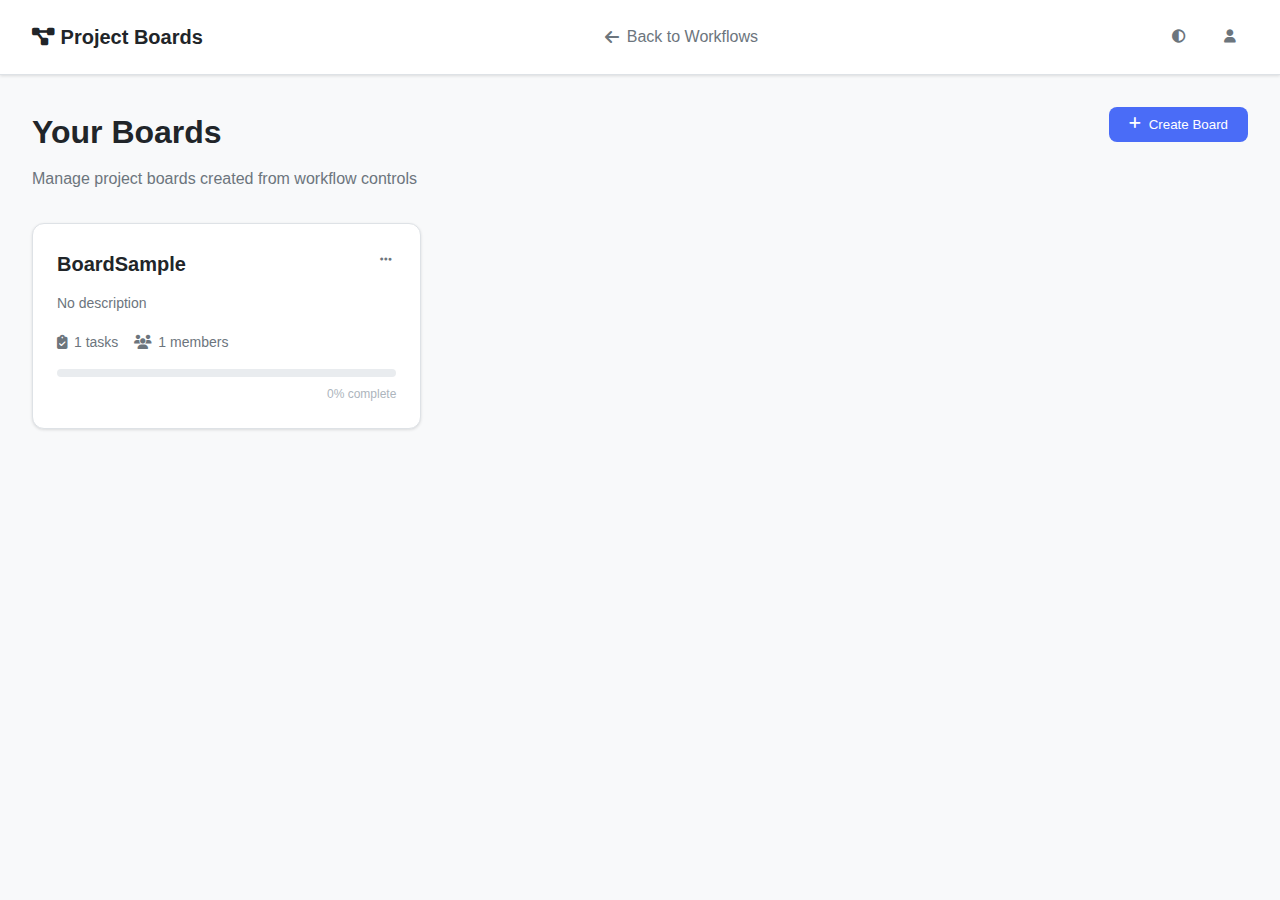
<file: boards.html>
<!DOCTYPE html>
<html lang="en">
<head>
    <meta charset="UTF-8">
    <meta name="viewport" content="width=device-width, initial-scale=1.0">
    <title>Project Boards - PPM</title>
    <link rel="stylesheet" href="https://cdnjs.cloudflare.com/ajax/libs/font-awesome/6.4.0/css/all.min.css">
    <link rel="stylesheet" href="ppm-style.css">
</head>
<body>
    <!-- Navigation -->
    <nav class="ppm-navbar">
        <div class="nav-left">
            <h1 class="nav-brand"><i class="fa-solid fa-diagram-project"></i> Project Boards</h1>
        </div>
        <div class="nav-center">
            <a href="index.html" class="nav-link">
                <i class="fa-solid fa-arrow-left"></i> Back to Workflows
            </a>
        </div>
        <div class="nav-right">
            <button id="theme-toggle" class="btn-icon" title="Toggle theme">
                <i class="fa-solid fa-circle-half-stroke"></i>
            </button>
            <button id="user-menu-btn" class="btn-icon" title="User menu">
                <i class="fa-solid fa-user"></i>
            </button>
        </div>
    </nav>

    <!-- Main Content -->
    <main class="boards-container">
        <div class="boards-header">
            <div class="header-left">
                <h2>Your Boards</h2>
                <p class="subtitle">Manage project boards created from workflow controls</p>
            </div>
            <div class="header-right">
                <button id="create-board-btn" class="btn-primary">
                    <i class="fa-solid fa-plus"></i> Create Board
                </button>
            </div>
        </div>

        <!-- Boards Grid -->
        <div id="boards-grid" class="boards-grid">
            <!-- Boards will be rendered here -->
        </div>

        <!-- Empty State -->
        <div id="empty-state" class="empty-state hidden">
            <i class="fa-solid fa-diagram-project empty-icon"></i>
            <h3>No boards yet</h3>
            <p>Create your first board from a workflow control or start from scratch</p>
            <button class="btn-primary" onclick="document.getElementById('create-board-btn').click()">
                <i class="fa-solid fa-plus"></i> Create Your First Board
            </button>
        </div>
    </main>

    <!-- Modal Backdrop -->
    <div id="modal-backdrop" class="modal-backdrop hidden">
        <div class="modal-container">
            <div class="modal-header">
                <h3 id="modal-title">Modal Title</h3>
                <button id="modal-close" class="btn-icon">
                    <i class="fa-solid fa-xmark"></i>
                </button>
            </div>
            <div id="modal-body" class="modal-body">
                <!-- Modal content -->
            </div>
        </div>
    </div>

    <script src="ppm-script.js"></script>
    <script>
        // Initialize boards view
        PPM.init('boards');
    </script>
</body>
</html>
</file>
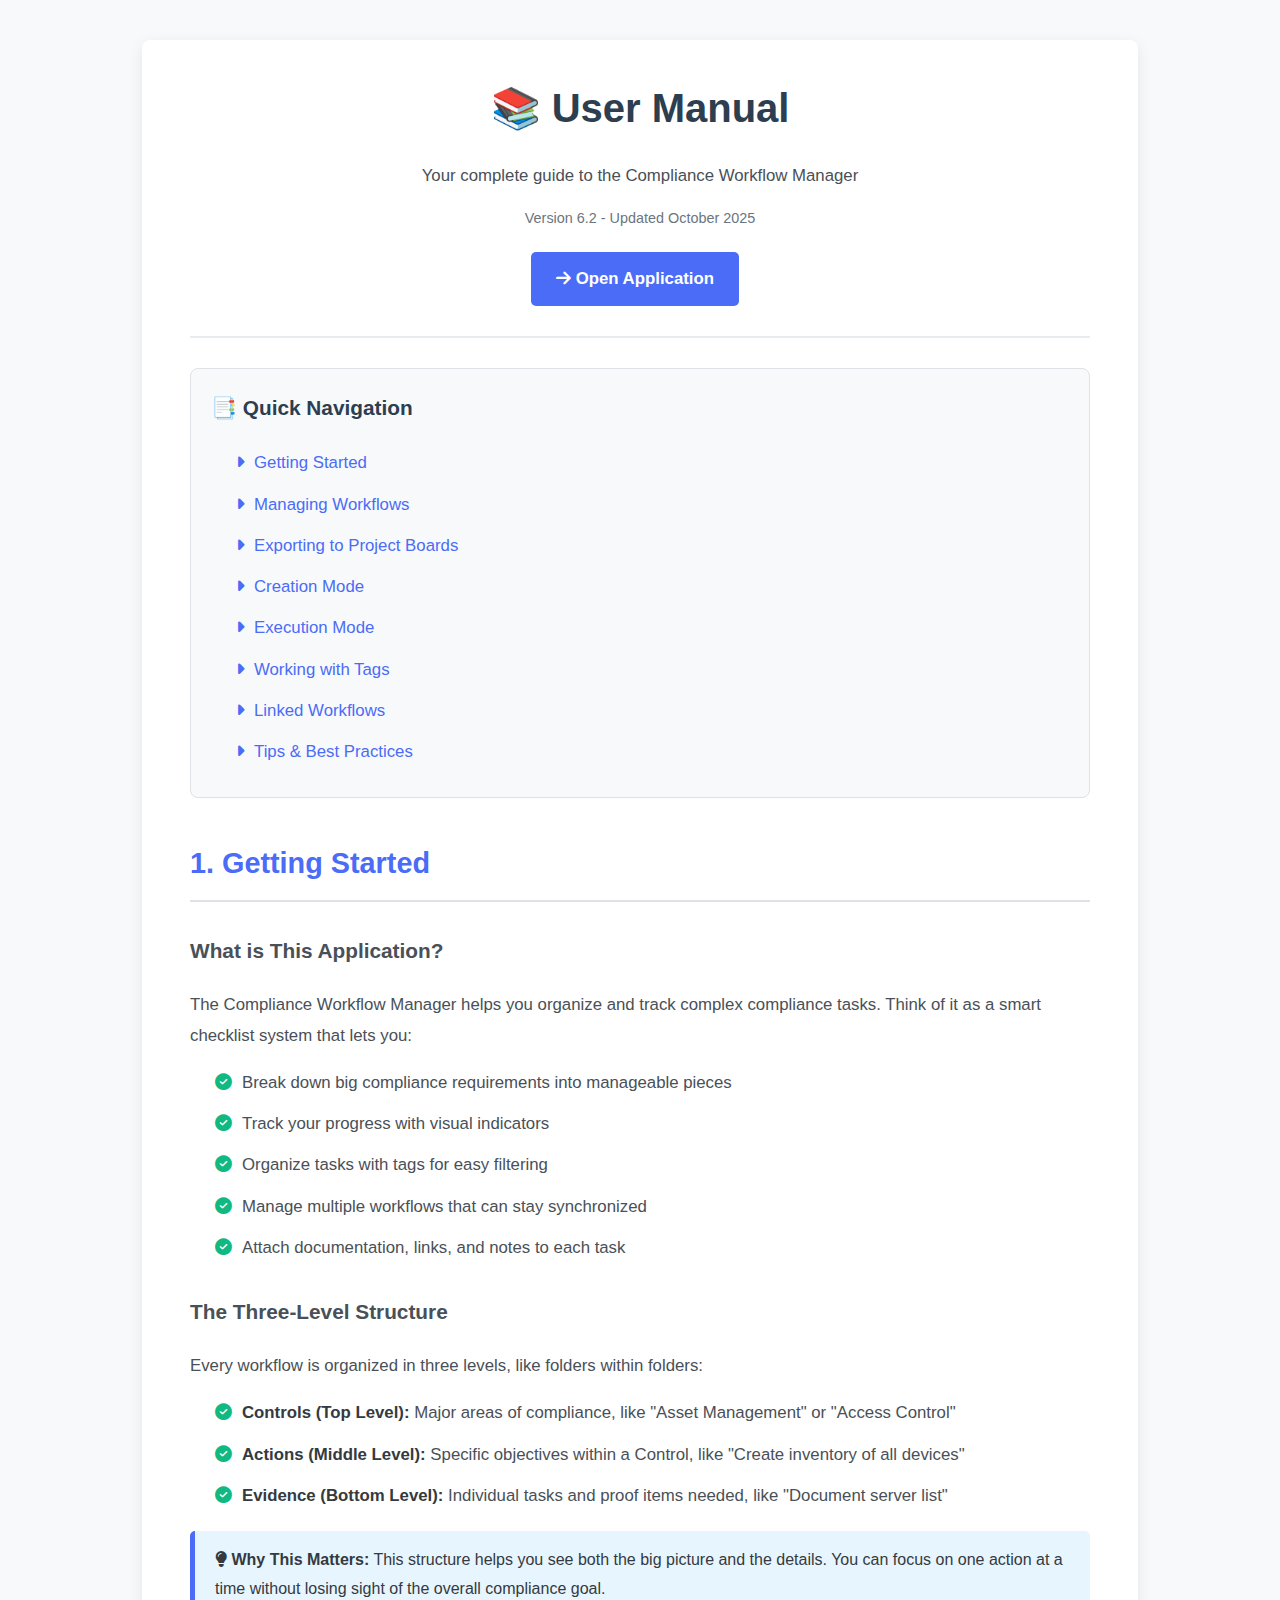
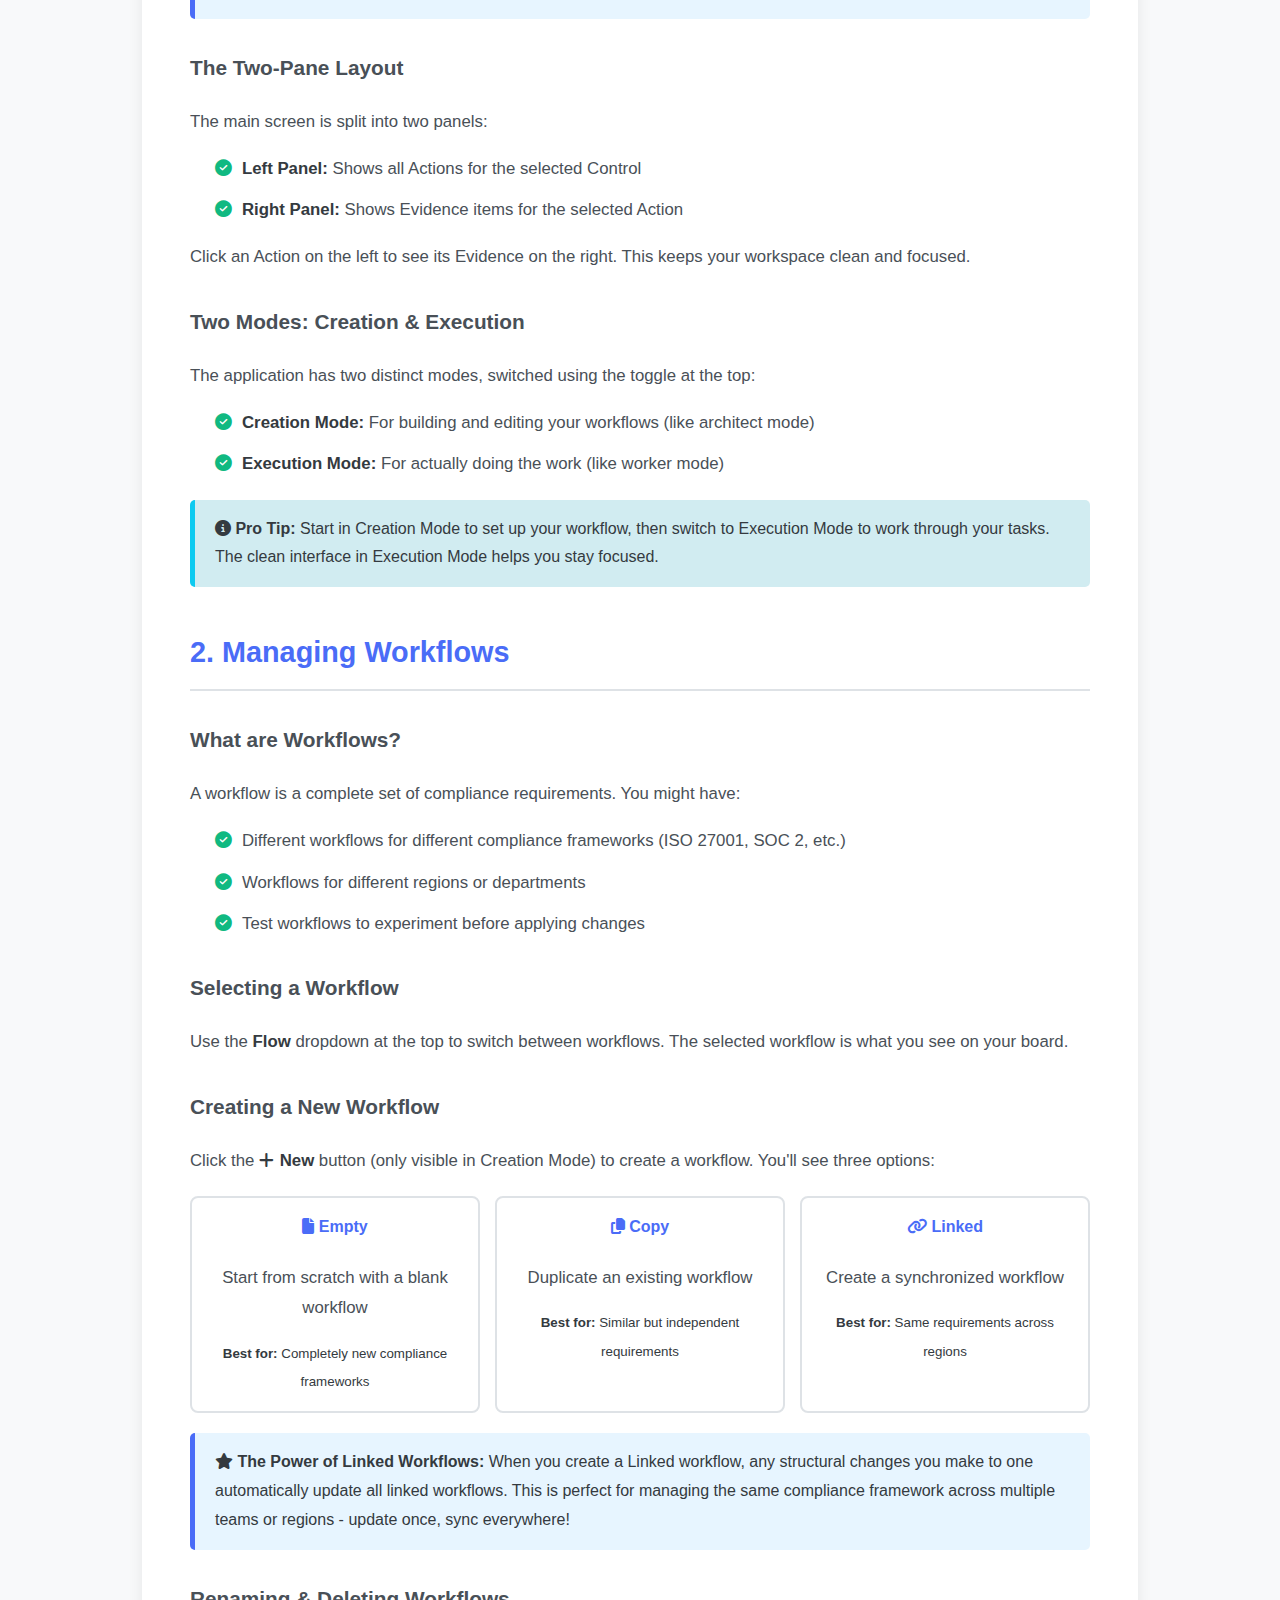
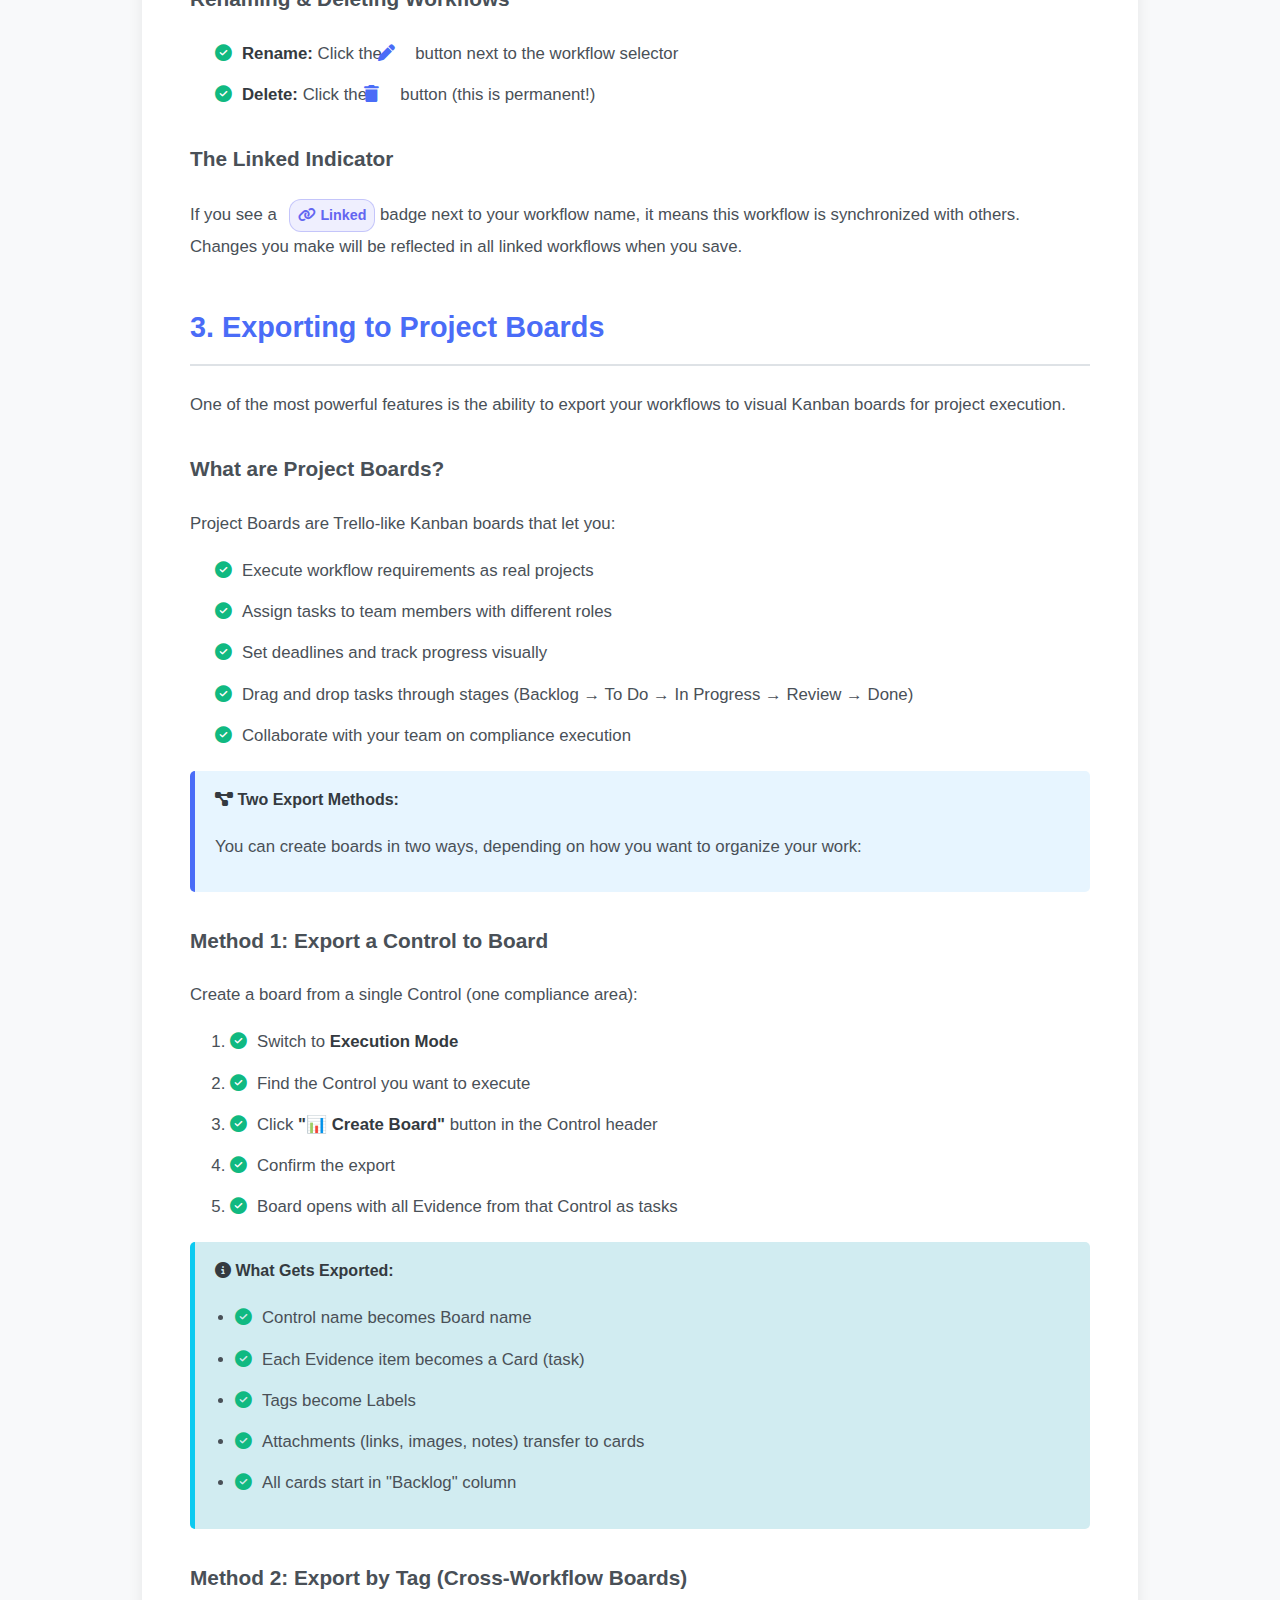
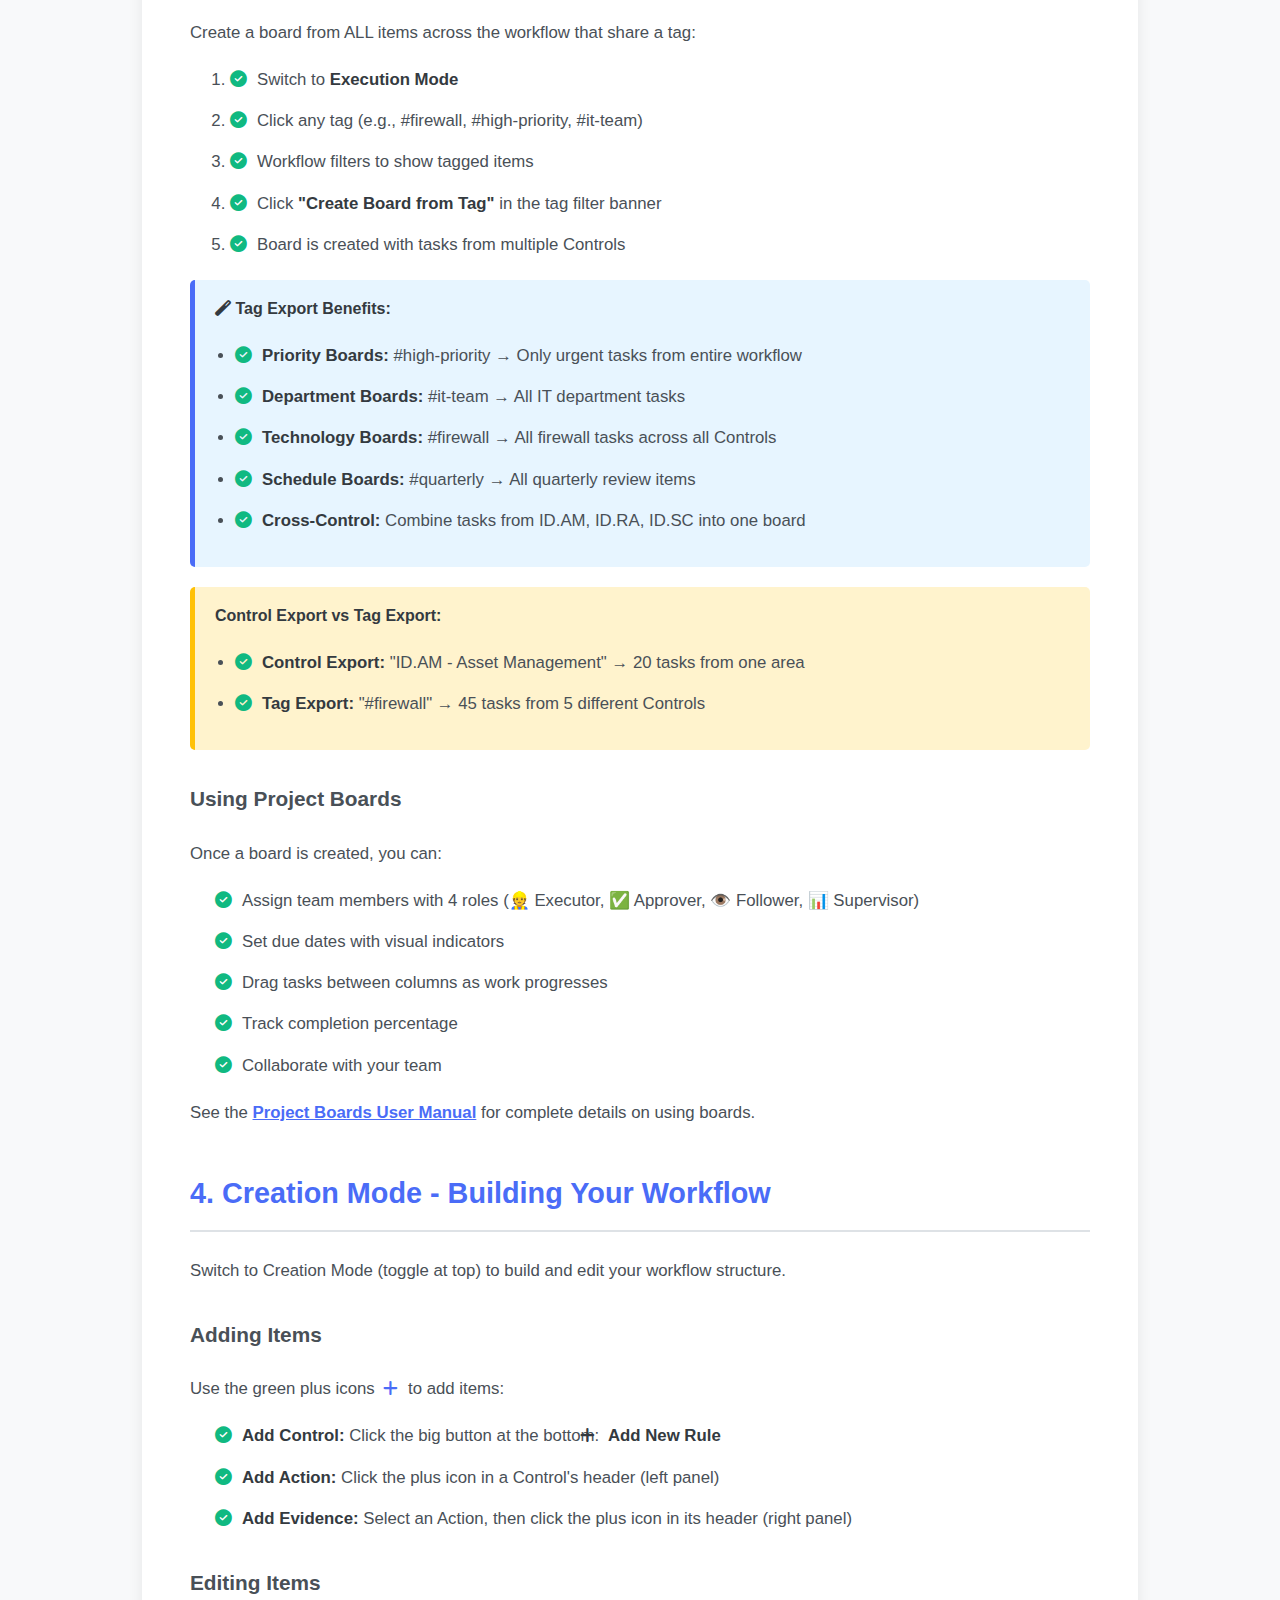
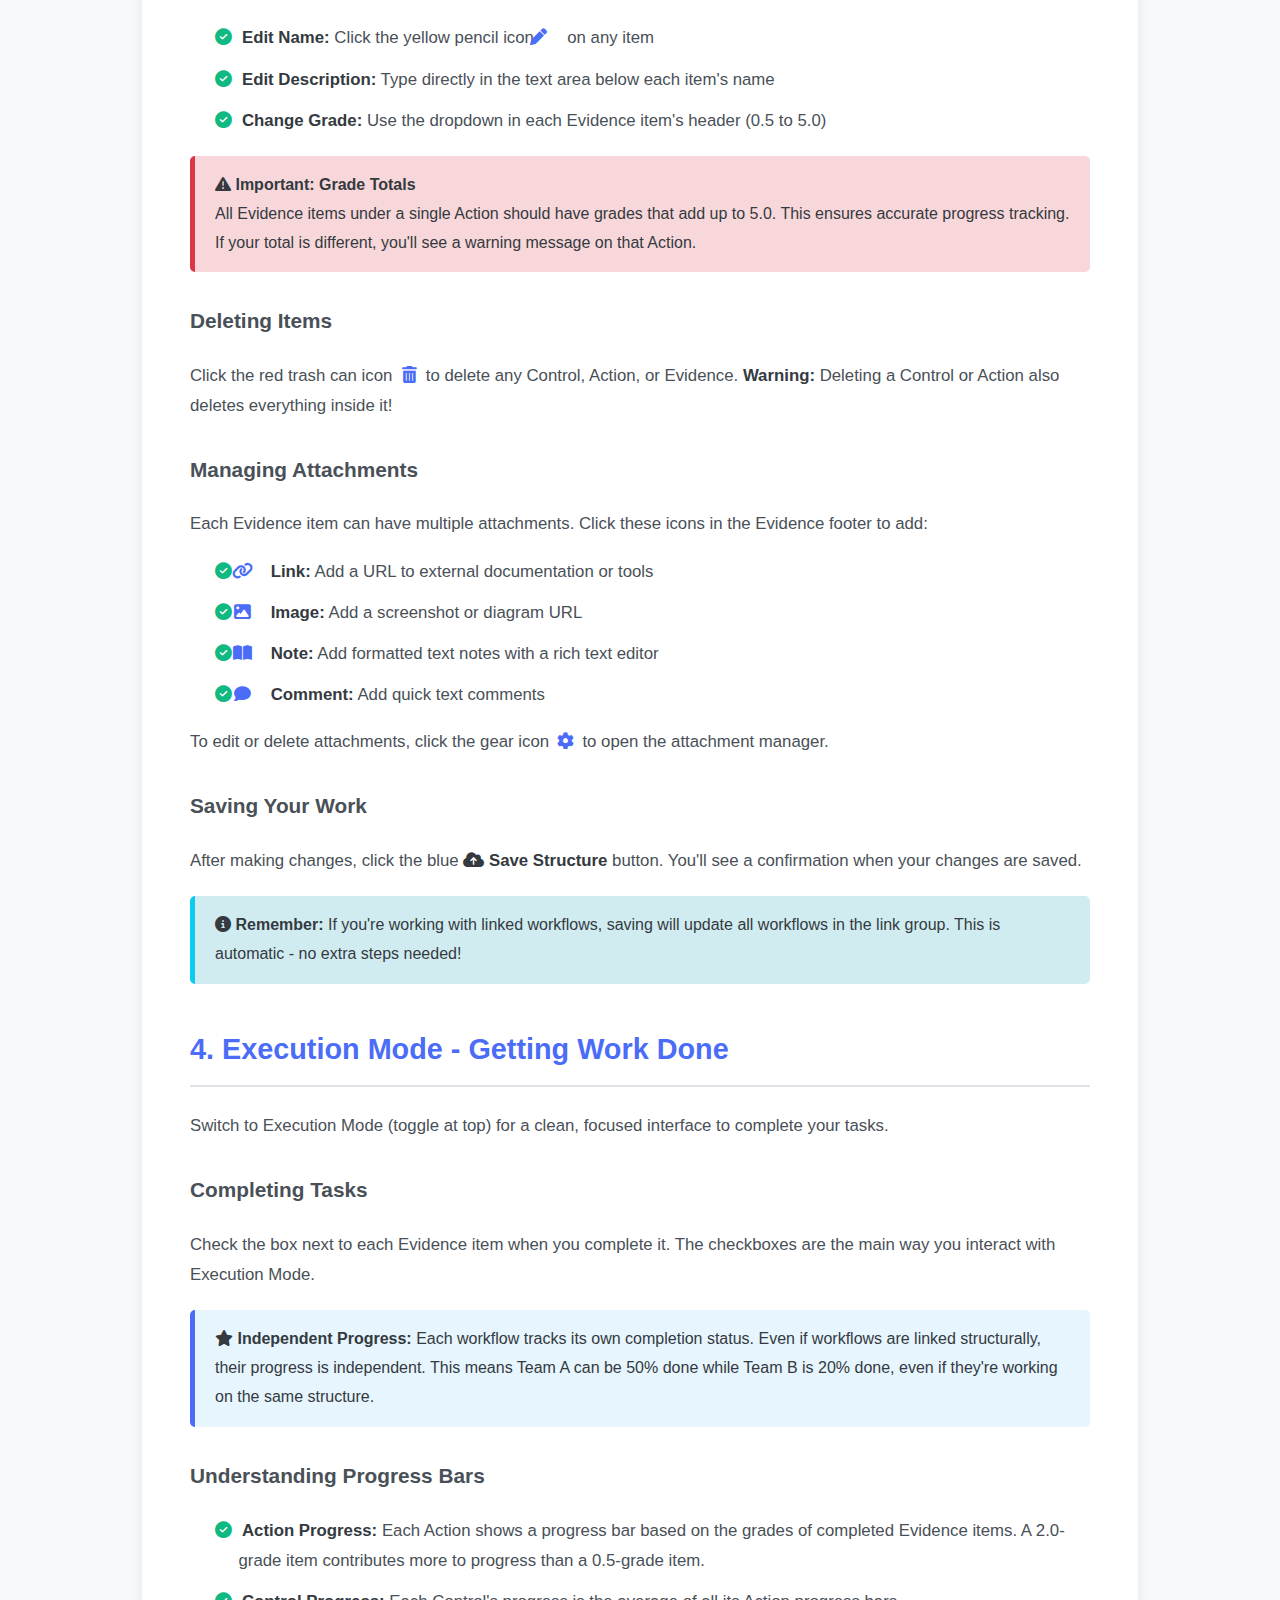
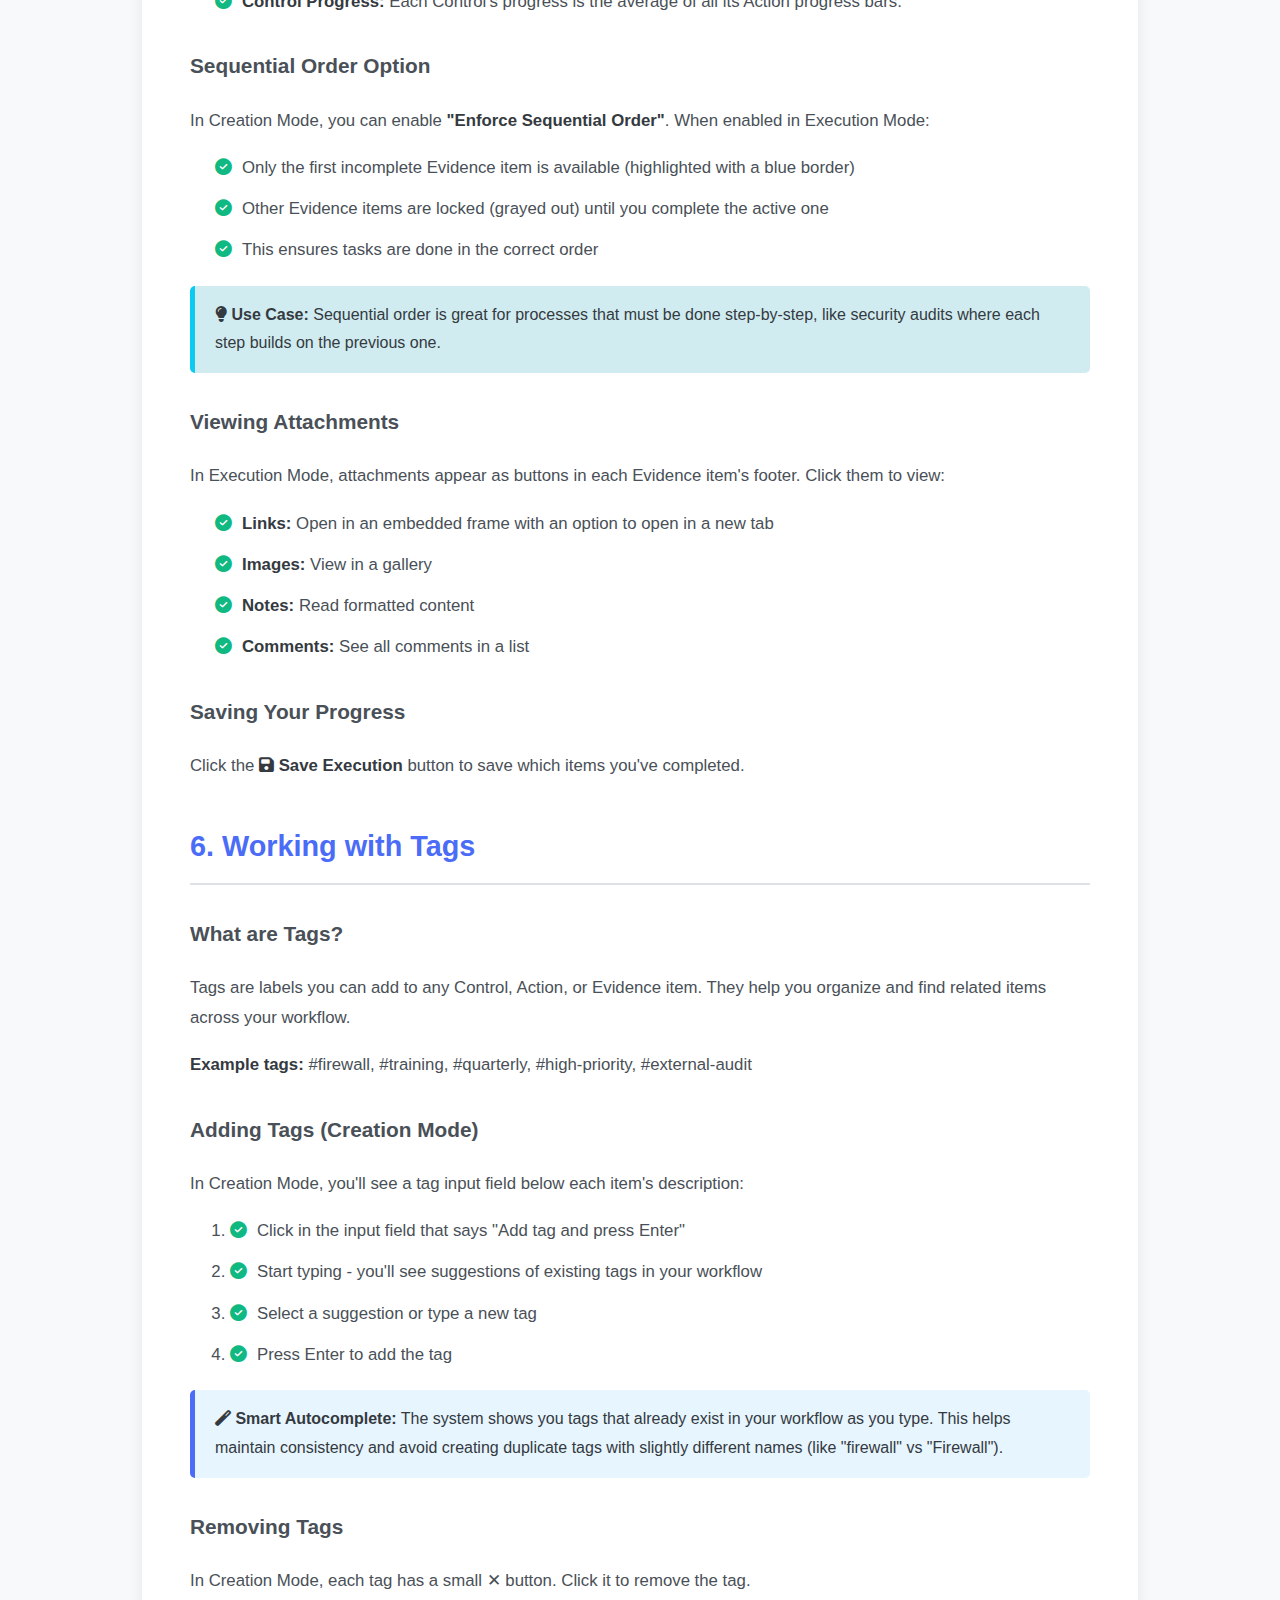
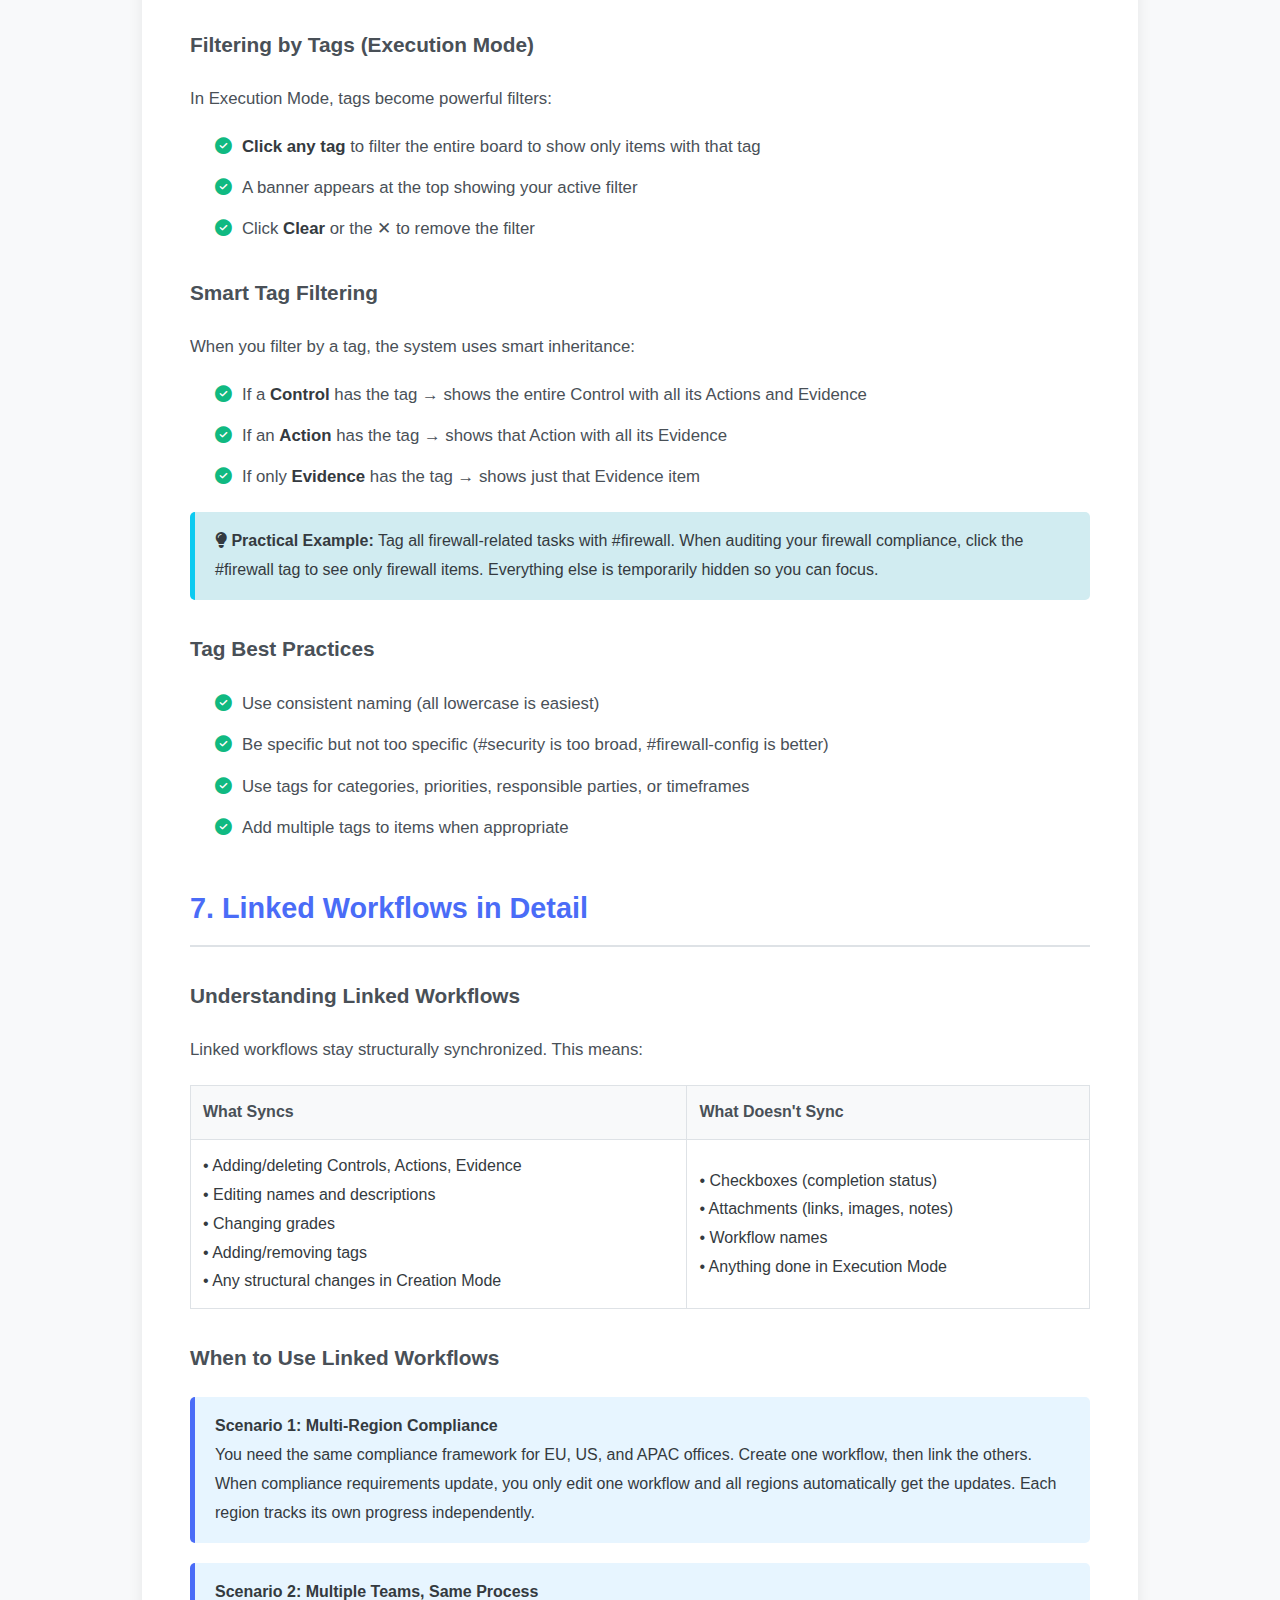
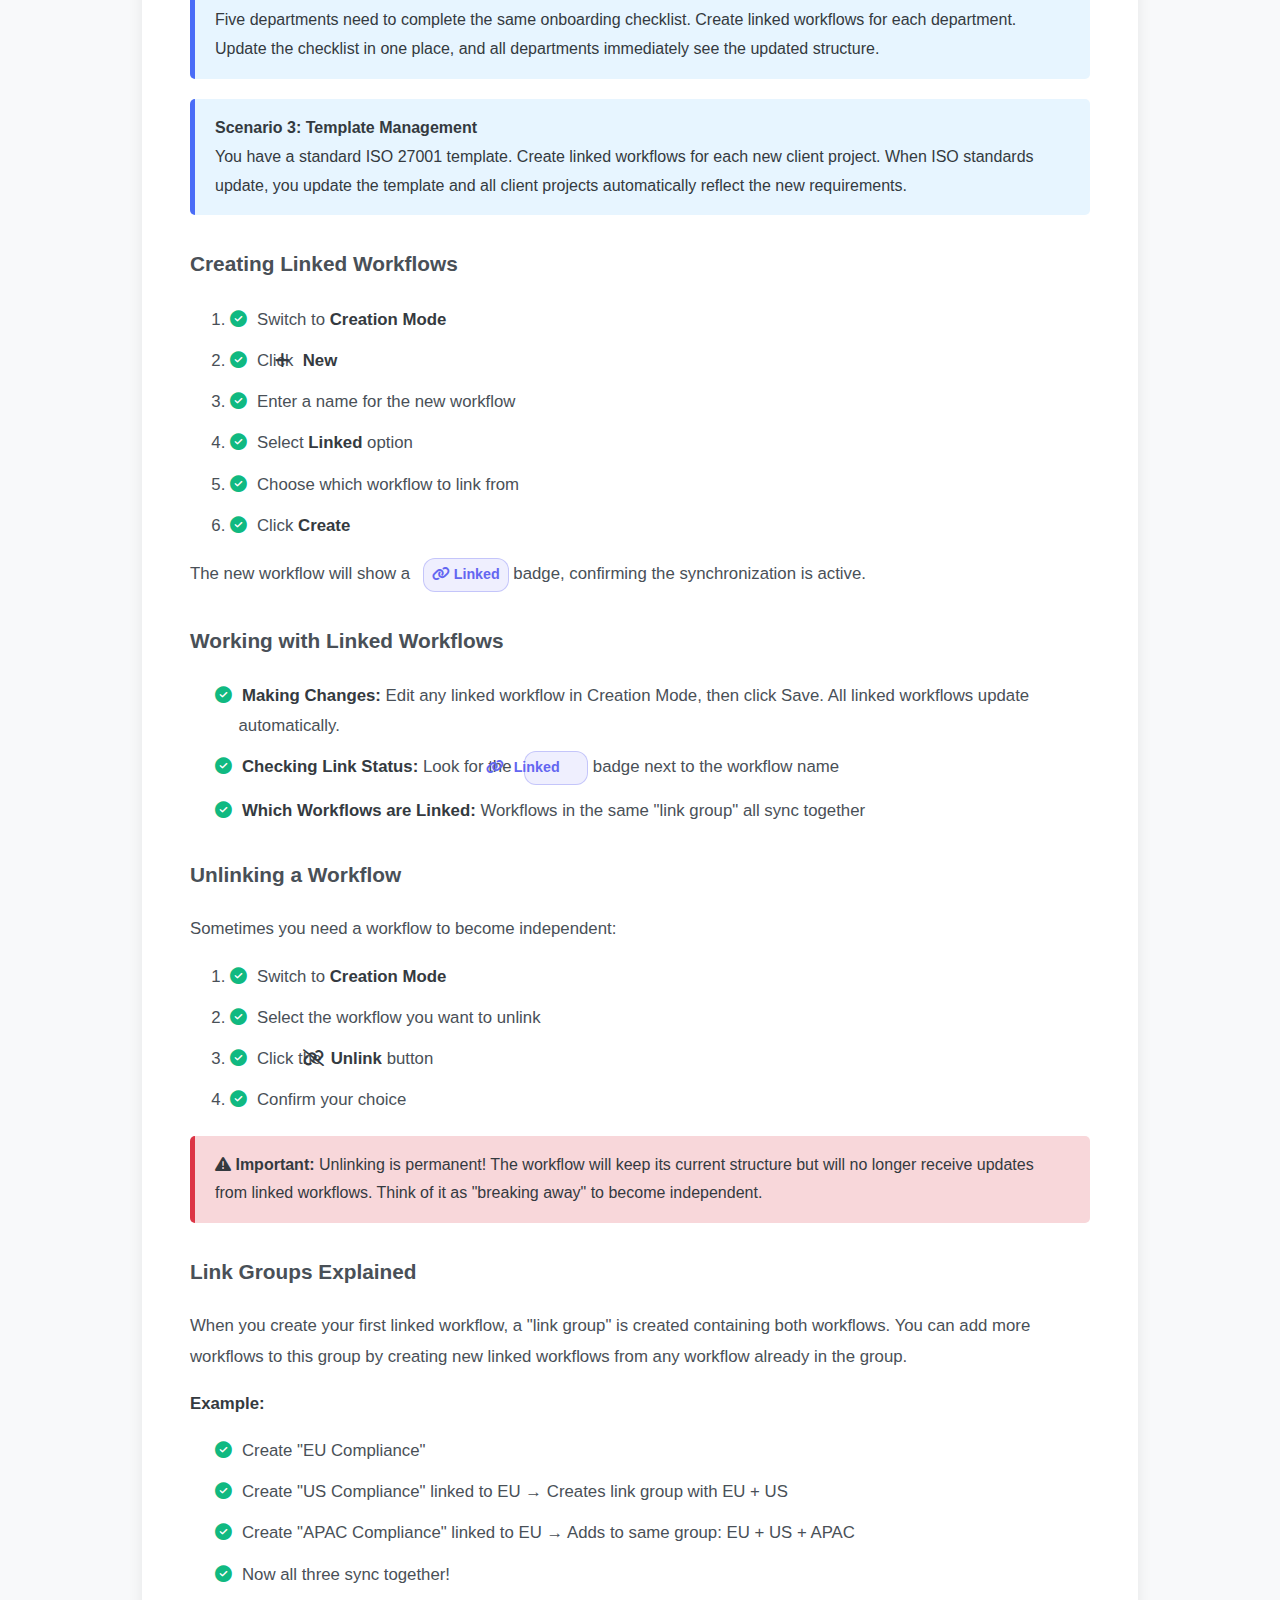
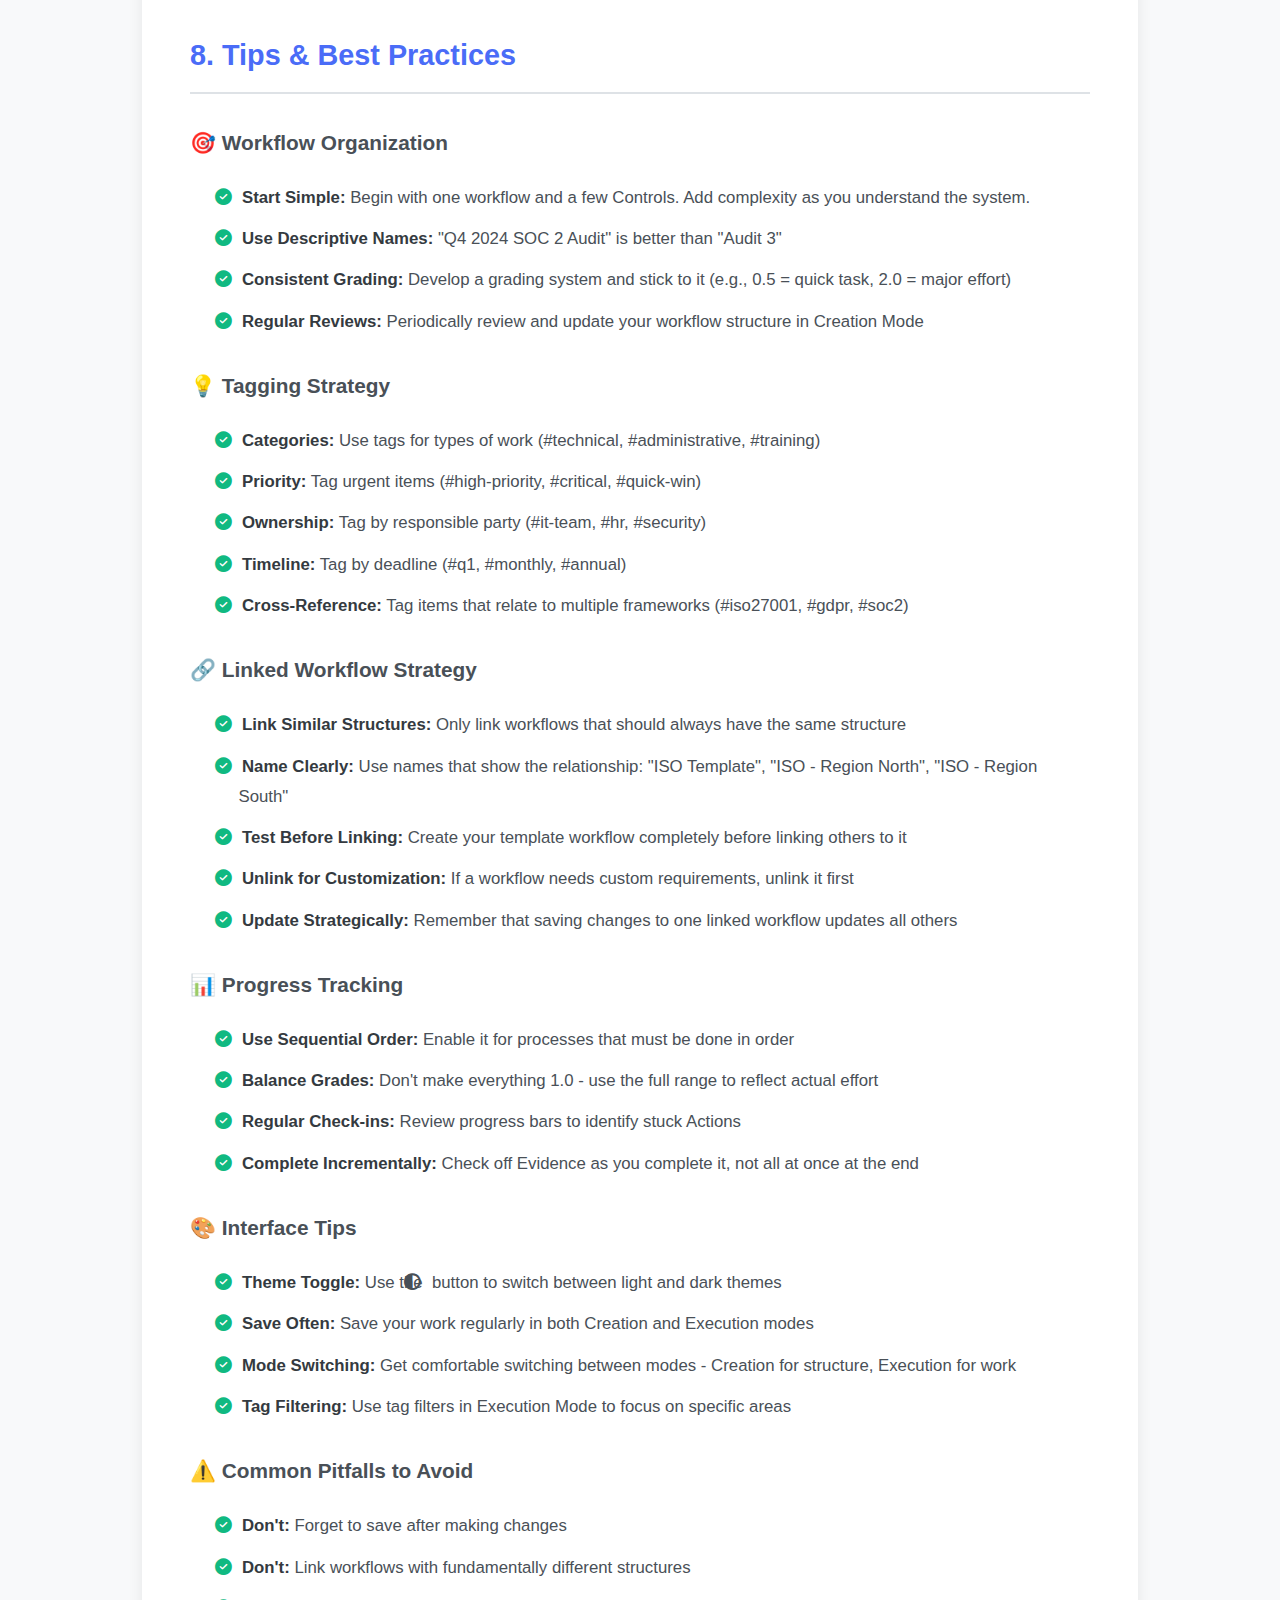
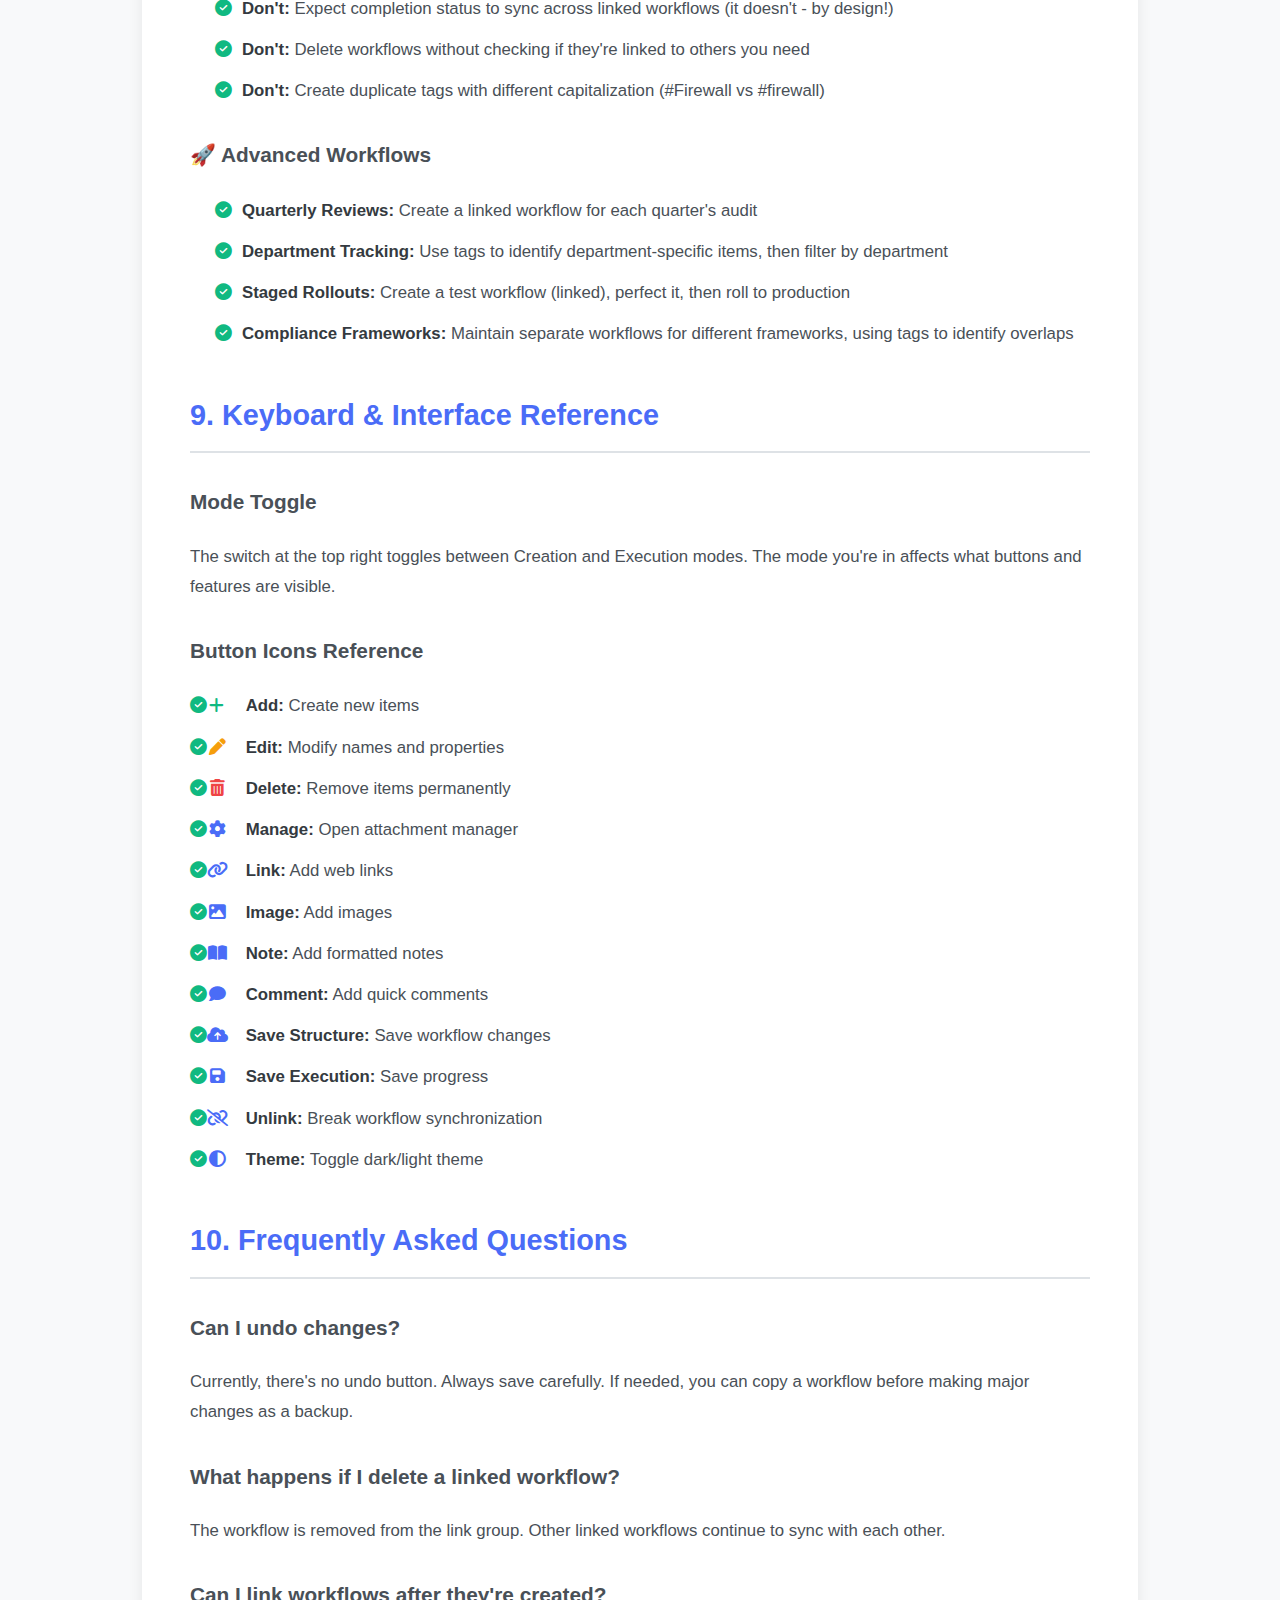
<file: documentation-v6.2-backup.html>
<!DOCTYPE html>
<html lang="en">
<head>
    <meta charset="UTF-8">
    <meta name="viewport" content="width=device-width, initial-scale=1.0">
    <title>User Manual: Compliance Workflow Manager</title>
    <link rel="stylesheet" href="https://cdnjs.cloudflare.com/ajax/libs/font-awesome/6.4.0/css/all.min.css">
    <style>
        body {
            font-family: -apple-system, BlinkMacSystemFont, "Segoe UI", Roboto, "Helvetica Neue", Arial, sans-serif;
            line-height: 1.8;
            color: #343a40;
            background-color: #f8f9fa;
            margin: 0;
            padding: 20px;
        }
        main {
            max-width: 900px;
            margin: 20px auto;
            background-color: #ffffff;
            border-radius: 8px;
            box-shadow: 0 4px 15px rgba(0, 0, 0, 0.08);
            padding: 2rem 3rem;
        }
        header {
            text-align: center;
            border-bottom: 2px solid #e9ecef;
            padding-bottom: 20px;
            margin-bottom: 30px;
        }
        h1 {
            color: #2c3e50;
            margin: 0 0 10px 0;
            font-size: 2.5rem;
        }
        .version {
            color: #6c757d;
            font-size: 0.9rem;
            margin-top: 5px;
        }
        h2 {
            color: #4a6cf7;
            border-bottom: 2px solid #dee2e6;
            padding-bottom: 10px;
            margin-top: 40px;
            font-size: 1.8rem;
        }
        h3 {
            color: #495057;
            margin-top: 30px;
            font-size: 1.3rem;
        }
        p, li {
            margin-bottom: 15px;
            font-size: 1.05rem;
            color: #495057;
        }
        .highlight {
            background-color: #fff3cd;
            border-left: 5px solid #ffc107;
            padding: 15px 20px;
            margin: 20px 0;
            border-radius: 5px;
        }
        .tip {
            background-color: #d1ecf1;
            border-left: 5px solid #0dcaf0;
            padding: 15px 20px;
            margin: 20px 0;
            border-radius: 5px;
        }
        .important {
            background-color: #f8d7da;
            border-left: 5px solid #dc3545;
            padding: 15px 20px;
            margin: 20px 0;
            border-radius: 5px;
        }
        .feature {
            background-color: #e7f5ff;
            border-left: 5px solid #4a6cf7;
            padding: 15px 20px;
            margin: 20px 0;
            border-radius: 5px;
        }
        ul {
            padding-left: 25px;
            list-style-type: none;
        }
        li {
            padding-left: 1.4em;
            text-indent: -1.4em;
            margin-bottom: 10px;
        }
        li::before {
            content: "\f058"; 
            font-family: "Font Awesome 6 Free";
            font-weight: 900;
            margin-right: 10px;
            color: #10b981;
        }
        strong {
            color: #343a40;
        }
        .app-button {
            display: inline-block;
            margin: 20px 10px 10px 0;
            padding: 12px 25px;
            background-color: #4a6cf7;
            color: #ffffff;
            text-decoration: none;
            border-radius: 5px;
            font-weight: bold;
            transition: background-color 0.2s;
            font-size: 1.05rem;
        }
        .app-button:hover {
            opacity: 0.85;
        }
        .icon-example {
            font-size: 1em;
            width: 24px;
            display: inline-block;
            text-align: center;
            color: #4a6cf7;
        }
        .badge {
            display: inline-block;
            padding: 3px 8px;
            background-color: rgba(99, 102, 241, 0.1);
            border: 1px solid rgba(99, 102, 241, 0.3);
            border-radius: 12px;
            color: #6366f1;
            font-size: 0.85em;
            font-weight: 600;
            margin-left: 8px;
        }
        .workflow-comparison {
            display: grid;
            grid-template-columns: repeat(3, 1fr);
            gap: 15px;
            margin: 20px 0;
        }
        .comparison-card {
            border: 2px solid #dee2e6;
            border-radius: 8px;
            padding: 15px;
            text-align: center;
        }
        .comparison-card h4 {
            color: #4a6cf7;
            margin-top: 0;
        }
        table {
            width: 100%;
            border-collapse: collapse;
            margin: 20px 0;
        }
        th, td {
            border: 1px solid #dee2e6;
            padding: 12px;
            text-align: left;
        }
        th {
            background-color: #f8f9fa;
            font-weight: 600;
            color: #495057;
        }
        .toc {
            background-color: #f8f9fa;
            border: 1px solid #dee2e6;
            border-radius: 8px;
            padding: 20px;
            margin: 30px 0;
        }
        .toc h3 {
            margin-top: 0;
            color: #2c3e50;
        }
        .toc ul {
            margin-bottom: 0;
        }
        .toc li::before {
            content: "\f0da";
            color: #4a6cf7;
        }
        .toc a {
            color: #4a6cf7;
            text-decoration: none;
        }
        .toc a:hover {
            text-decoration: underline;
        }
    </style>
</head>
<body>
    <main>
        <header>
            <h1>📚 User Manual</h1>
            <p>Your complete guide to the Compliance Workflow Manager</p>
            <div class="version">Version 6.2 - Updated October 2025</div>
            <a href="index.html" class="app-button"><i class="fa-solid fa-arrow-right"></i> Open Application</a>
        </header>

        <div class="toc">
            <h3>📑 Quick Navigation</h3>
            <ul>
                <li><a href="#getting-started">Getting Started</a></li>
                <li><a href="#workflows">Managing Workflows</a></li>
                <li><a href="#project-boards">Exporting to Project Boards</a></li>
                <li><a href="#creation-mode">Creation Mode</a></li>
                <li><a href="#execution-mode">Execution Mode</a></li>
                <li><a href="#tags">Working with Tags</a></li>
                <li><a href="#linked-workflows">Linked Workflows</a></li>
                <li><a href="#tips">Tips & Best Practices</a></li>
            </ul>
        </div>

        <section id="getting-started">
            <h2>1. Getting Started</h2>
            
            <h3>What is This Application?</h3>
            <p>The Compliance Workflow Manager helps you organize and track complex compliance tasks. Think of it as a smart checklist system that lets you:</p>
            <ul>
                <li>Break down big compliance requirements into manageable pieces</li>
                <li>Track your progress with visual indicators</li>
                <li>Organize tasks with tags for easy filtering</li>
                <li>Manage multiple workflows that can stay synchronized</li>
                <li>Attach documentation, links, and notes to each task</li>
            </ul>

            <h3>The Three-Level Structure</h3>
            <p>Every workflow is organized in three levels, like folders within folders:</p>
            <ul>
                <li><strong>Controls (Top Level):</strong> Major areas of compliance, like "Asset Management" or "Access Control"</li>
                <li><strong>Actions (Middle Level):</strong> Specific objectives within a Control, like "Create inventory of all devices"</li>
                <li><strong>Evidence (Bottom Level):</strong> Individual tasks and proof items needed, like "Document server list"</li>
            </ul>

            <div class="feature">
                <strong><i class="fa-solid fa-lightbulb"></i> Why This Matters:</strong> This structure helps you see both the big picture and the details. You can focus on one action at a time without losing sight of the overall compliance goal.
            </div>

            <h3>The Two-Pane Layout</h3>
            <p>The main screen is split into two panels:</p>
            <ul>
                <li><strong>Left Panel:</strong> Shows all Actions for the selected Control</li>
                <li><strong>Right Panel:</strong> Shows Evidence items for the selected Action</li>
            </ul>
            <p>Click an Action on the left to see its Evidence on the right. This keeps your workspace clean and focused.</p>

            <h3>Two Modes: Creation & Execution</h3>
            <p>The application has two distinct modes, switched using the toggle at the top:</p>
            <ul>
                <li><strong>Creation Mode:</strong> For building and editing your workflows (like architect mode)</li>
                <li><strong>Execution Mode:</strong> For actually doing the work (like worker mode)</li>
            </ul>
            
            <div class="tip">
                <strong><i class="fa-solid fa-info-circle"></i> Pro Tip:</strong> Start in Creation Mode to set up your workflow, then switch to Execution Mode to work through your tasks. The clean interface in Execution Mode helps you stay focused.
            </div>
        </section>

        <section id="workflows">
            <h2>2. Managing Workflows</h2>

            <h3>What are Workflows?</h3>
            <p>A workflow is a complete set of compliance requirements. You might have:</p>
            <ul>
                <li>Different workflows for different compliance frameworks (ISO 27001, SOC 2, etc.)</li>
                <li>Workflows for different regions or departments</li>
                <li>Test workflows to experiment before applying changes</li>
            </ul>

            <h3>Selecting a Workflow</h3>
            <p>Use the <strong>Flow</strong> dropdown at the top to switch between workflows. The selected workflow is what you see on your board.</p>

            <h3>Creating a New Workflow</h3>
            <p>Click the <strong><i class="fa-solid fa-plus"></i> New</strong> button (only visible in Creation Mode) to create a workflow. You'll see three options:</p>

            <div class="workflow-comparison">
                <div class="comparison-card">
                    <h4><i class="fa-solid fa-file"></i> Empty</h4>
                    <p>Start from scratch with a blank workflow</p>
                    <small><strong>Best for:</strong> Completely new compliance frameworks</small>
                </div>
                <div class="comparison-card">
                    <h4><i class="fa-solid fa-copy"></i> Copy</h4>
                    <p>Duplicate an existing workflow</p>
                    <small><strong>Best for:</strong> Similar but independent requirements</small>
                </div>
                <div class="comparison-card">
                    <h4><i class="fa-solid fa-link"></i> Linked</h4>
                    <p>Create a synchronized workflow</p>
                    <small><strong>Best for:</strong> Same requirements across regions</small>
                </div>
            </div>

            <div class="feature">
                <strong><i class="fa-solid fa-star"></i> The Power of Linked Workflows:</strong> When you create a Linked workflow, any structural changes you make to one automatically update all linked workflows. This is perfect for managing the same compliance framework across multiple teams or regions - update once, sync everywhere!
            </div>

            <h3>Renaming & Deleting Workflows</h3>
            <ul>
                <li><strong>Rename:</strong> Click the <i class="icon-example fa-solid fa-pen"></i> button next to the workflow selector</li>
                <li><strong>Delete:</strong> Click the <i class="icon-example fa-solid fa-trash"></i> button (this is permanent!)</li>
            </ul>

            <h3>The Linked Indicator</h3>
            <p>If you see a <span class="badge"><i class="fa-solid fa-link"></i> Linked</span> badge next to your workflow name, it means this workflow is synchronized with others. Changes you make will be reflected in all linked workflows when you save.</p>
        </section>

        <section id="project-boards">
            <h2>3. Exporting to Project Boards</h2>
            <p>One of the most powerful features is the ability to export your workflows to visual Kanban boards for project execution.</p>
            
            <h3>What are Project Boards?</h3>
            <p>Project Boards are Trello-like Kanban boards that let you:</p>
            <ul>
                <li>Execute workflow requirements as real projects</li>
                <li>Assign tasks to team members with different roles</li>
                <li>Set deadlines and track progress visually</li>
                <li>Drag and drop tasks through stages (Backlog → To Do → In Progress → Review → Done)</li>
                <li>Collaborate with your team on compliance execution</li>
            </ul>

            <div class="feature">
                <strong><i class="fa-solid fa-diagram-project"></i> Two Export Methods:</strong>
                <p>You can create boards in two ways, depending on how you want to organize your work:</p>
            </div>

            <h3>Method 1: Export a Control to Board</h3>
            <p>Create a board from a single Control (one compliance area):</p>
            <ol style="list-style-type: decimal; padding-left: 40px;">
                <li>Switch to <strong>Execution Mode</strong></li>
                <li>Find the Control you want to execute</li>
                <li>Click <strong>"📊 Create Board"</strong> button in the Control header</li>
                <li>Confirm the export</li>
                <li>Board opens with all Evidence from that Control as tasks</li>
            </ol>

            <div class="tip">
                <strong><i class="fa-solid fa-info-circle"></i> What Gets Exported:</strong>
                <ul style="list-style-type: disc; padding-left: 20px;">
                    <li>Control name becomes Board name</li>
                    <li>Each Evidence item becomes a Card (task)</li>
                    <li>Tags become Labels</li>
                    <li>Attachments (links, images, notes) transfer to cards</li>
                    <li>All cards start in "Backlog" column</li>
                </ul>
            </div>

            <h3>Method 2: Export by Tag (Cross-Workflow Boards)</h3>
            <p>Create a board from ALL items across the workflow that share a tag:</p>
            <ol style="list-style-type: decimal; padding-left: 40px;">
                <li>Switch to <strong>Execution Mode</strong></li>
                <li>Click any tag (e.g., #firewall, #high-priority, #it-team)</li>
                <li>Workflow filters to show tagged items</li>
                <li>Click <strong>"Create Board from Tag"</strong> in the tag filter banner</li>
                <li>Board is created with tasks from multiple Controls</li>
            </ol>

            <div class="feature">
                <strong><i class="fa-solid fa-magic"></i> Tag Export Benefits:</strong>
                <ul style="list-style-type: disc; padding-left: 20px;">
                    <li><strong>Priority Boards:</strong> #high-priority → Only urgent tasks from entire workflow</li>
                    <li><strong>Department Boards:</strong> #it-team → All IT department tasks</li>
                    <li><strong>Technology Boards:</strong> #firewall → All firewall tasks across all Controls</li>
                    <li><strong>Schedule Boards:</strong> #quarterly → All quarterly review items</li>
                    <li><strong>Cross-Control:</strong> Combine tasks from ID.AM, ID.RA, ID.SC into one board</li>
                </ul>
            </div>

            <div class="highlight">
                <strong>Control Export vs Tag Export:</strong>
                <ul style="list-style-type: disc; padding-left: 20px;">
                    <li><strong>Control Export:</strong> "ID.AM - Asset Management" → 20 tasks from one area</li>
                    <li><strong>Tag Export:</strong> "#firewall" → 45 tasks from 5 different Controls</li>
                </ul>
            </div>

            <h3>Using Project Boards</h3>
            <p>Once a board is created, you can:</p>
            <ul>
                <li>Assign team members with 4 roles (👷 Executor, ✅ Approver, 👁️ Follower, 📊 Supervisor)</li>
                <li>Set due dates with visual indicators</li>
                <li>Drag tasks between columns as work progresses</li>
                <li>Track completion percentage</li>
                <li>Collaborate with your team</li>
            </ul>

            <p>See the <a href="boards-documentation.html" style="color: #4a6cf7; font-weight: 600;">Project Boards User Manual</a> for complete details on using boards.</p>
        </section>

        <section id="creation-mode">
            <h2>4. Creation Mode - Building Your Workflow</h2>
            <p>Switch to Creation Mode (toggle at top) to build and edit your workflow structure.</p>

            <h3>Adding Items</h3>
            <p>Use the green plus icons <i class="icon-example fa-solid fa-plus"></i> to add items:</p>
            <ul>
                <li><strong>Add Control:</strong> Click the big button at the bottom: <strong><i class="fa-solid fa-plus"></i> Add New Rule</strong></li>
                <li><strong>Add Action:</strong> Click the plus icon in a Control's header (left panel)</li>
                <li><strong>Add Evidence:</strong> Select an Action, then click the plus icon in its header (right panel)</li>
            </ul>

            <h3>Editing Items</h3>
            <ul>
                <li><strong>Edit Name:</strong> Click the yellow pencil icon <i class="icon-example fa-solid fa-pen"></i> on any item</li>
                <li><strong>Edit Description:</strong> Type directly in the text area below each item's name</li>
                <li><strong>Change Grade:</strong> Use the dropdown in each Evidence item's header (0.5 to 5.0)</li>
            </ul>

            <div class="important">
                <strong><i class="fa-solid fa-exclamation-triangle"></i> Important: Grade Totals</strong><br>
                All Evidence items under a single Action should have grades that add up to 5.0. This ensures accurate progress tracking. If your total is different, you'll see a warning message on that Action.
            </div>

            <h3>Deleting Items</h3>
            <p>Click the red trash can icon <i class="icon-example fa-solid fa-trash-can"></i> to delete any Control, Action, or Evidence. <strong>Warning:</strong> Deleting a Control or Action also deletes everything inside it!</p>

            <h3>Managing Attachments</h3>
            <p>Each Evidence item can have multiple attachments. Click these icons in the Evidence footer to add:</p>
            <ul>
                <li><i class="icon-example fa-solid fa-link"></i> <strong>Link:</strong> Add a URL to external documentation or tools</li>
                <li><i class="icon-example fa-solid fa-image"></i> <strong>Image:</strong> Add a screenshot or diagram URL</li>
                <li><i class="icon-example fa-solid fa-book-open"></i> <strong>Note:</strong> Add formatted text notes with a rich text editor</li>
                <li><i class="icon-example fa-solid fa-comment"></i> <strong>Comment:</strong> Add quick text comments</li>
            </ul>
            
            <p>To edit or delete attachments, click the gear icon <i class="icon-example fa-solid fa-gear"></i> to open the attachment manager.</p>

            <h3>Saving Your Work</h3>
            <p>After making changes, click the blue <strong><i class="fa-solid fa-cloud-arrow-up"></i> Save Structure</strong> button. You'll see a confirmation when your changes are saved.</p>
            
            <div class="tip">
                <strong><i class="fa-solid fa-info-circle"></i> Remember:</strong> If you're working with linked workflows, saving will update all workflows in the link group. This is automatic - no extra steps needed!
            </div>
        </section>

        <section id="execution-mode">
            <h2>4. Execution Mode - Getting Work Done</h2>
            <p>Switch to Execution Mode (toggle at top) for a clean, focused interface to complete your tasks.</p>

            <h3>Completing Tasks</h3>
            <p>Check the box next to each Evidence item when you complete it. The checkboxes are the main way you interact with Execution Mode.</p>

            <div class="feature">
                <strong><i class="fa-solid fa-star"></i> Independent Progress:</strong> Each workflow tracks its own completion status. Even if workflows are linked structurally, their progress is independent. This means Team A can be 50% done while Team B is 20% done, even if they're working on the same structure.
            </div>

            <h3>Understanding Progress Bars</h3>
            <ul>
                <li><strong>Action Progress:</strong> Each Action shows a progress bar based on the grades of completed Evidence items. A 2.0-grade item contributes more to progress than a 0.5-grade item.</li>
                <li><strong>Control Progress:</strong> Each Control's progress is the average of all its Action progress bars.</li>
            </ul>

            <h3>Sequential Order Option</h3>
            <p>In Creation Mode, you can enable <strong>"Enforce Sequential Order"</strong>. When enabled in Execution Mode:</p>
            <ul>
                <li>Only the first incomplete Evidence item is available (highlighted with a blue border)</li>
                <li>Other Evidence items are locked (grayed out) until you complete the active one</li>
                <li>This ensures tasks are done in the correct order</li>
            </ul>

            <div class="tip">
                <strong><i class="fa-solid fa-lightbulb"></i> Use Case:</strong> Sequential order is great for processes that must be done step-by-step, like security audits where each step builds on the previous one.
            </div>

            <h3>Viewing Attachments</h3>
            <p>In Execution Mode, attachments appear as buttons in each Evidence item's footer. Click them to view:</p>
            <ul>
                <li><strong>Links:</strong> Open in an embedded frame with an option to open in a new tab</li>
                <li><strong>Images:</strong> View in a gallery</li>
                <li><strong>Notes:</strong> Read formatted content</li>
                <li><strong>Comments:</strong> See all comments in a list</li>
            </ul>

            <h3>Saving Your Progress</h3>
            <p>Click the <strong><i class="fa-solid fa-floppy-disk"></i> Save Execution</strong> button to save which items you've completed.</p>
        </section>

        <section id="tags">
            <h2>6. Working with Tags</h2>

            <h3>What are Tags?</h3>
            <p>Tags are labels you can add to any Control, Action, or Evidence item. They help you organize and find related items across your workflow.</p>

            <p><strong>Example tags:</strong> #firewall, #training, #quarterly, #high-priority, #external-audit</p>

            <h3>Adding Tags (Creation Mode)</h3>
            <p>In Creation Mode, you'll see a tag input field below each item's description:</p>
            <ol style="list-style-type: decimal; padding-left: 40px;">
                <li>Click in the input field that says "Add tag and press Enter"</li>
                <li>Start typing - you'll see suggestions of existing tags in your workflow</li>
                <li>Select a suggestion or type a new tag</li>
                <li>Press Enter to add the tag</li>
            </ol>

            <div class="feature">
                <strong><i class="fa-solid fa-magic"></i> Smart Autocomplete:</strong> The system shows you tags that already exist in your workflow as you type. This helps maintain consistency and avoid creating duplicate tags with slightly different names (like "firewall" vs "Firewall").
            </div>

            <h3>Removing Tags</h3>
            <p>In Creation Mode, each tag has a small ✕ button. Click it to remove the tag.</p>

            <h3>Filtering by Tags (Execution Mode)</h3>
            <p>In Execution Mode, tags become powerful filters:</p>
            <ul>
                <li><strong>Click any tag</strong> to filter the entire board to show only items with that tag</li>
                <li>A banner appears at the top showing your active filter</li>
                <li>Click <strong>Clear</strong> or the ✕ to remove the filter</li>
            </ul>

            <h3>Smart Tag Filtering</h3>
            <p>When you filter by a tag, the system uses smart inheritance:</p>
            <ul>
                <li>If a <strong>Control</strong> has the tag → shows the entire Control with all its Actions and Evidence</li>
                <li>If an <strong>Action</strong> has the tag → shows that Action with all its Evidence</li>
                <li>If only <strong>Evidence</strong> has the tag → shows just that Evidence item</li>
            </ul>

            <div class="tip">
                <strong><i class="fa-solid fa-lightbulb"></i> Practical Example:</strong> Tag all firewall-related tasks with #firewall. When auditing your firewall compliance, click the #firewall tag to see only firewall items. Everything else is temporarily hidden so you can focus.
            </div>

            <h3>Tag Best Practices</h3>
            <ul>
                <li>Use consistent naming (all lowercase is easiest)</li>
                <li>Be specific but not too specific (#security is too broad, #firewall-config is better)</li>
                <li>Use tags for categories, priorities, responsible parties, or timeframes</li>
                <li>Add multiple tags to items when appropriate</li>
            </ul>
        </section>

        <section id="linked-workflows">
            <h2>7. Linked Workflows in Detail</h2>

            <h3>Understanding Linked Workflows</h3>
            <p>Linked workflows stay structurally synchronized. This means:</p>
            
            <table>
                <thead>
                    <tr>
                        <th>What Syncs</th>
                        <th>What Doesn't Sync</th>
                    </tr>
                </thead>
                <tbody>
                    <tr>
                        <td>
                            • Adding/deleting Controls, Actions, Evidence<br>
                            • Editing names and descriptions<br>
                            • Changing grades<br>
                            • Adding/removing tags<br>
                            • Any structural changes in Creation Mode
                        </td>
                        <td>
                            • Checkboxes (completion status)<br>
                            • Attachments (links, images, notes)<br>
                            • Workflow names<br>
                            • Anything done in Execution Mode
                        </td>
                    </tr>
                </tbody>
            </table>

            <h3>When to Use Linked Workflows</h3>
            
            <div class="feature">
                <strong>Scenario 1: Multi-Region Compliance</strong><br>
                You need the same compliance framework for EU, US, and APAC offices. Create one workflow, then link the others. When compliance requirements update, you only edit one workflow and all regions automatically get the updates. Each region tracks its own progress independently.
            </div>

            <div class="feature">
                <strong>Scenario 2: Multiple Teams, Same Process</strong><br>
                Five departments need to complete the same onboarding checklist. Create linked workflows for each department. Update the checklist in one place, and all departments immediately see the updated structure.
            </div>

            <div class="feature">
                <strong>Scenario 3: Template Management</strong><br>
                You have a standard ISO 27001 template. Create linked workflows for each new client project. When ISO standards update, you update the template and all client projects automatically reflect the new requirements.
            </div>

            <h3>Creating Linked Workflows</h3>
            <ol style="list-style-type: decimal; padding-left: 40px;">
                <li>Switch to <strong>Creation Mode</strong></li>
                <li>Click <strong><i class="fa-solid fa-plus"></i> New</strong></li>
                <li>Enter a name for the new workflow</li>
                <li>Select <strong>Linked</strong> option</li>
                <li>Choose which workflow to link from</li>
                <li>Click <strong>Create</strong></li>
            </ol>

            <p>The new workflow will show a <span class="badge"><i class="fa-solid fa-link"></i> Linked</span> badge, confirming the synchronization is active.</p>

            <h3>Working with Linked Workflows</h3>
            <ul>
                <li><strong>Making Changes:</strong> Edit any linked workflow in Creation Mode, then click Save. All linked workflows update automatically.</li>
                <li><strong>Checking Link Status:</strong> Look for the <span class="badge"><i class="fa-solid fa-link"></i> Linked</span> badge next to the workflow name</li>
                <li><strong>Which Workflows are Linked:</strong> Workflows in the same "link group" all sync together</li>
            </ul>

            <h3>Unlinking a Workflow</h3>
            <p>Sometimes you need a workflow to become independent:</p>
            <ol style="list-style-type: decimal; padding-left: 40px;">
                <li>Switch to <strong>Creation Mode</strong></li>
                <li>Select the workflow you want to unlink</li>
                <li>Click the <strong><i class="fa-solid fa-link-slash"></i> Unlink</strong> button</li>
                <li>Confirm your choice</li>
            </ol>

            <div class="important">
                <strong><i class="fa-solid fa-exclamation-triangle"></i> Important:</strong> Unlinking is permanent! The workflow will keep its current structure but will no longer receive updates from linked workflows. Think of it as "breaking away" to become independent.
            </div>

            <h3>Link Groups Explained</h3>
            <p>When you create your first linked workflow, a "link group" is created containing both workflows. You can add more workflows to this group by creating new linked workflows from any workflow already in the group.</p>

            <p><strong>Example:</strong></p>
            <ul>
                <li>Create "EU Compliance"</li>
                <li>Create "US Compliance" linked to EU → Creates link group with EU + US</li>
                <li>Create "APAC Compliance" linked to EU → Adds to same group: EU + US + APAC</li>
                <li>Now all three sync together!</li>
            </ul>
        </section>

        <section id="tips">
            <h2>8. Tips & Best Practices</h2>

            <h3>🎯 Workflow Organization</h3>
            <ul>
                <li><strong>Start Simple:</strong> Begin with one workflow and a few Controls. Add complexity as you understand the system.</li>
                <li><strong>Use Descriptive Names:</strong> "Q4 2024 SOC 2 Audit" is better than "Audit 3"</li>
                <li><strong>Consistent Grading:</strong> Develop a grading system and stick to it (e.g., 0.5 = quick task, 2.0 = major effort)</li>
                <li><strong>Regular Reviews:</strong> Periodically review and update your workflow structure in Creation Mode</li>
            </ul>

            <h3>💡 Tagging Strategy</h3>
            <ul>
                <li><strong>Categories:</strong> Use tags for types of work (#technical, #administrative, #training)</li>
                <li><strong>Priority:</strong> Tag urgent items (#high-priority, #critical, #quick-win)</li>
                <li><strong>Ownership:</strong> Tag by responsible party (#it-team, #hr, #security)</li>
                <li><strong>Timeline:</strong> Tag by deadline (#q1, #monthly, #annual)</li>
                <li><strong>Cross-Reference:</strong> Tag items that relate to multiple frameworks (#iso27001, #gdpr, #soc2)</li>
            </ul>

            <h3>🔗 Linked Workflow Strategy</h3>
            <ul>
                <li><strong>Link Similar Structures:</strong> Only link workflows that should always have the same structure</li>
                <li><strong>Name Clearly:</strong> Use names that show the relationship: "ISO Template", "ISO - Region North", "ISO - Region South"</li>
                <li><strong>Test Before Linking:</strong> Create your template workflow completely before linking others to it</li>
                <li><strong>Unlink for Customization:</strong> If a workflow needs custom requirements, unlink it first</li>
                <li><strong>Update Strategically:</strong> Remember that saving changes to one linked workflow updates all others</li>
            </ul>

            <h3>📊 Progress Tracking</h3>
            <ul>
                <li><strong>Use Sequential Order:</strong> Enable it for processes that must be done in order</li>
                <li><strong>Balance Grades:</strong> Don't make everything 1.0 - use the full range to reflect actual effort</li>
                <li><strong>Regular Check-ins:</strong> Review progress bars to identify stuck Actions</li>
                <li><strong>Complete Incrementally:</strong> Check off Evidence as you complete it, not all at once at the end</li>
            </ul>

            <h3>🎨 Interface Tips</h3>
            <ul>
                <li><strong>Theme Toggle:</strong> Use the <i class="fa-solid fa-circle-half-stroke"></i> button to switch between light and dark themes</li>
                <li><strong>Save Often:</strong> Save your work regularly in both Creation and Execution modes</li>
                <li><strong>Mode Switching:</strong> Get comfortable switching between modes - Creation for structure, Execution for work</li>
                <li><strong>Tag Filtering:</strong> Use tag filters in Execution Mode to focus on specific areas</li>
            </ul>

            <h3>⚠️ Common Pitfalls to Avoid</h3>
            <ul>
                <li><strong>Don't:</strong> Forget to save after making changes</li>
                <li><strong>Don't:</strong> Link workflows with fundamentally different structures</li>
                <li><strong>Don't:</strong> Expect completion status to sync across linked workflows (it doesn't - by design!)</li>
                <li><strong>Don't:</strong> Delete workflows without checking if they're linked to others you need</li>
                <li><strong>Don't:</strong> Create duplicate tags with different capitalization (#Firewall vs #firewall)</li>
            </ul>

            <h3>🚀 Advanced Workflows</h3>
            <ul>
                <li><strong>Quarterly Reviews:</strong> Create a linked workflow for each quarter's audit</li>
                <li><strong>Department Tracking:</strong> Use tags to identify department-specific items, then filter by department</li>
                <li><strong>Staged Rollouts:</strong> Create a test workflow (linked), perfect it, then roll to production</li>
                <li><strong>Compliance Frameworks:</strong> Maintain separate workflows for different frameworks, using tags to identify overlaps</li>
            </ul>
        </section>

        <section>
            <h2>9. Keyboard & Interface Reference</h2>

            <h3>Mode Toggle</h3>
            <p>The switch at the top right toggles between Creation and Execution modes. The mode you're in affects what buttons and features are visible.</p>

            <h3>Button Icons Reference</h3>
            <ul style="list-style-type: none; padding-left: 0;">
                <li><i class="icon-example fa-solid fa-plus" style="color: #10b981;"></i> <strong>Add:</strong> Create new items</li>
                <li><i class="icon-example fa-solid fa-pen" style="color: #f59e0b;"></i> <strong>Edit:</strong> Modify names and properties</li>
                <li><i class="icon-example fa-solid fa-trash-can" style="color: #ef4444;"></i> <strong>Delete:</strong> Remove items permanently</li>
                <li><i class="icon-example fa-solid fa-gear"></i> <strong>Manage:</strong> Open attachment manager</li>
                <li><i class="icon-example fa-solid fa-link"></i> <strong>Link:</strong> Add web links</li>
                <li><i class="icon-example fa-solid fa-image"></i> <strong>Image:</strong> Add images</li>
                <li><i class="icon-example fa-solid fa-book-open"></i> <strong>Note:</strong> Add formatted notes</li>
                <li><i class="icon-example fa-solid fa-comment"></i> <strong>Comment:</strong> Add quick comments</li>
                <li><i class="icon-example fa-solid fa-cloud-arrow-up"></i> <strong>Save Structure:</strong> Save workflow changes</li>
                <li><i class="icon-example fa-solid fa-floppy-disk"></i> <strong>Save Execution:</strong> Save progress</li>
                <li><i class="icon-example fa-solid fa-link-slash"></i> <strong>Unlink:</strong> Break workflow synchronization</li>
                <li><i class="icon-example fa-solid fa-circle-half-stroke"></i> <strong>Theme:</strong> Toggle dark/light theme</li>
            </ul>
        </section>

        <section>
            <h2>10. Frequently Asked Questions</h2>

            <h3>Can I undo changes?</h3>
            <p>Currently, there's no undo button. Always save carefully. If needed, you can copy a workflow before making major changes as a backup.</p>

            <h3>What happens if I delete a linked workflow?</h3>
            <p>The workflow is removed from the link group. Other linked workflows continue to sync with each other.</p>

            <h3>Can I link workflows after they're created?</h3>
            <p>Not directly. You can create a new linked workflow and copy content, or start fresh with linked workflows.</p>

            <h3>Do attachments sync across linked workflows?</h3>
            <p>No. Each workflow maintains its own attachments. Only the structure (Controls, Actions, Evidence) syncs.</p>

            <h3>Can I filter by multiple tags at once?</h3>
            <p>Currently, you can filter by one tag at a time. To see multiple categories, consider creating combined tags like #firewall-priority.</p>

            <h3>What's the difference between Copy and Linked?</h3>
            <p><strong>Copy</strong> creates an independent duplicate. <strong>Linked</strong> creates a synchronized workflow that updates when others in its group update.</p>

            <h3>Why do my grade totals need to equal 5.0?</h3>
            <p>This ensures accurate progress tracking. If Action A has 2 Evidence items worth 2.5 each (total 5.0), completing one shows 50% progress. Other totals would show inaccurate progress percentages.</p>
        </section>

        <section>
            <h2>11. Getting Help</h2>
            
            <p>If you encounter issues or have questions:</p>
            <ul>
                <li>Check this manual for guidance on features</li>
                <li>Review the Tips & Best Practices section</li>
                <li>Verify you're in the correct mode (Creation vs Execution)</li>
                <li>Make sure you've saved your changes</li>
                <li>Try refreshing the page if something seems stuck</li>
            </ul>

            <div class="feature" style="text-align: center; margin-top: 40px;">
                <h3 style="margin-top: 0;">Ready to Get Started?</h3>
                <p>You now have everything you need to effectively use the Compliance Workflow Manager!</p>
                <a href="index.html" class="app-button"><i class="fa-solid fa-rocket"></i> Launch Application</a>
            </div>
        </section>

        <hr style="margin: 40px 0; border: none; border-top: 2px solid #dee2e6;">
        <footer style="text-align: center; color: #6c757d; font-size: 0.95rem;">
            <p><strong>Compliance Workflow Manager</strong> - User Manual v6.2</p>
            <p>Last Updated: October 2025</p>
        </footer>
    </main>
</body>
</html>
</file>
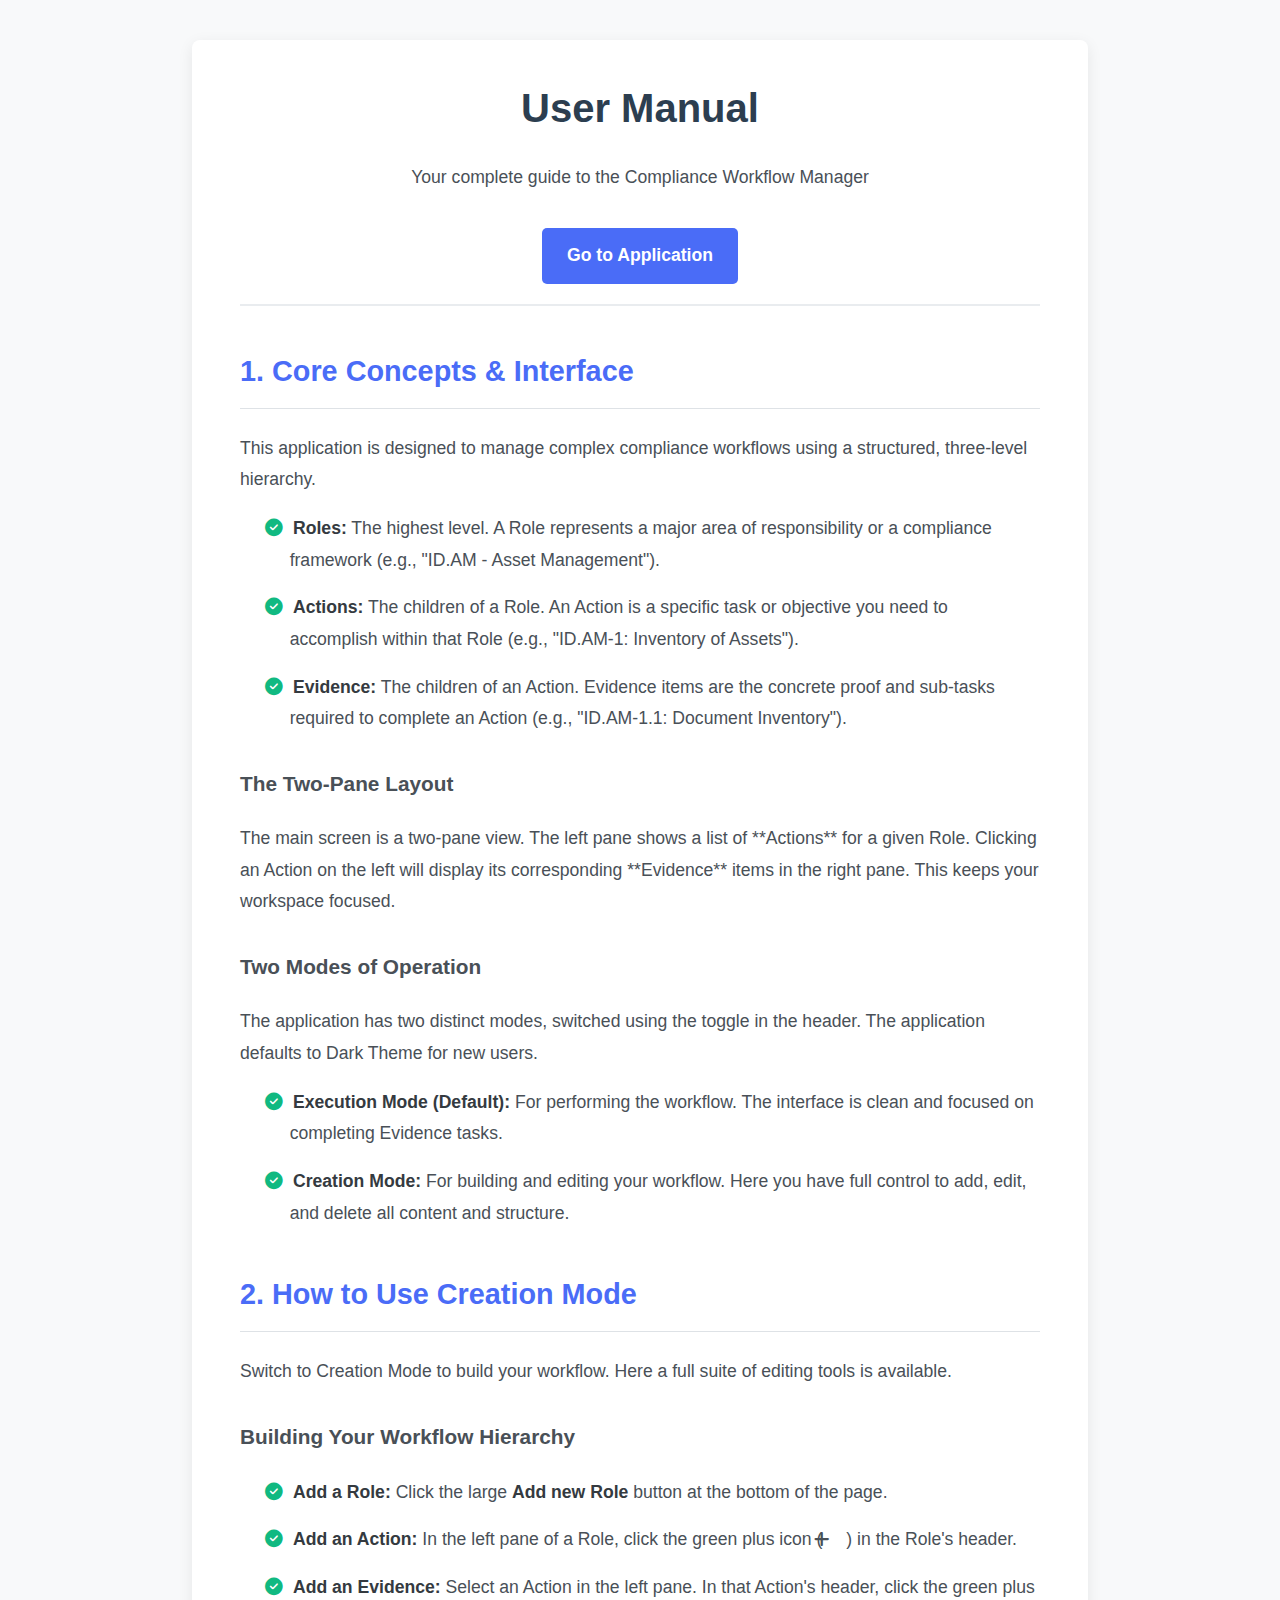
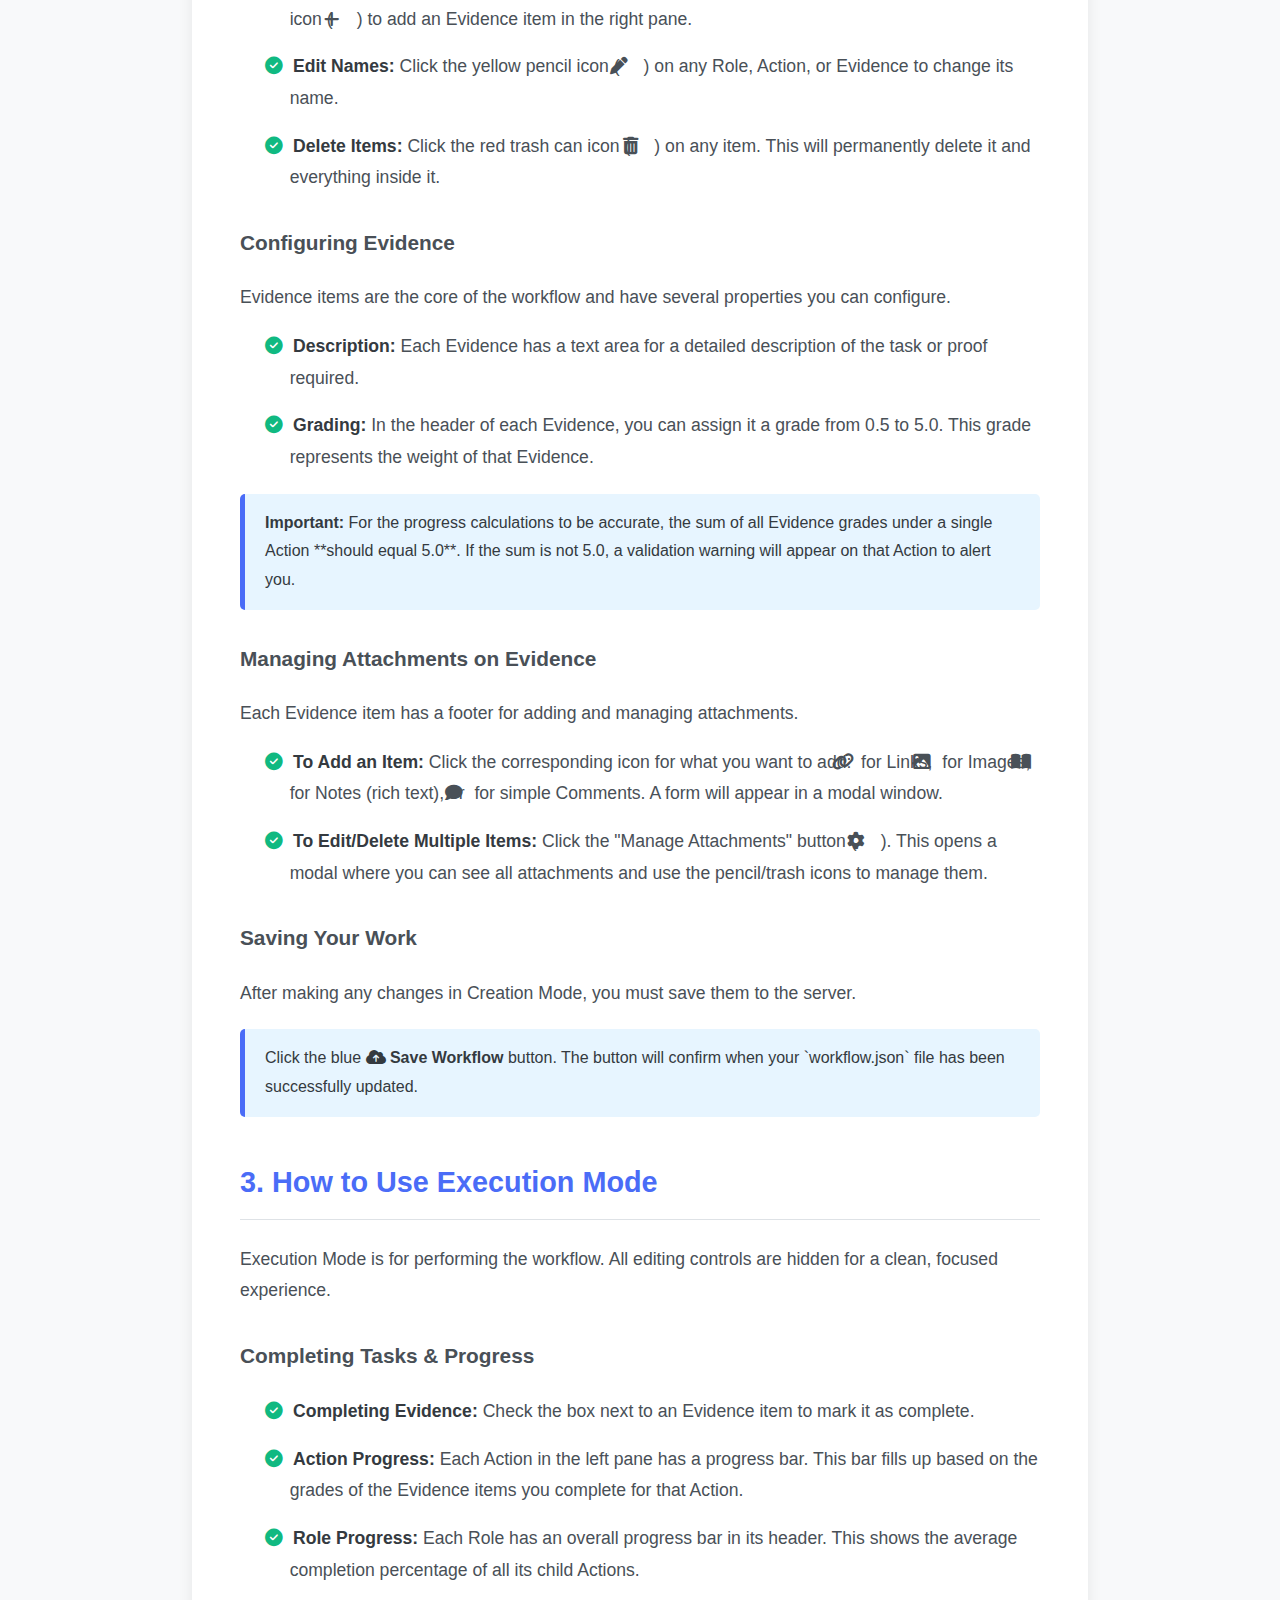
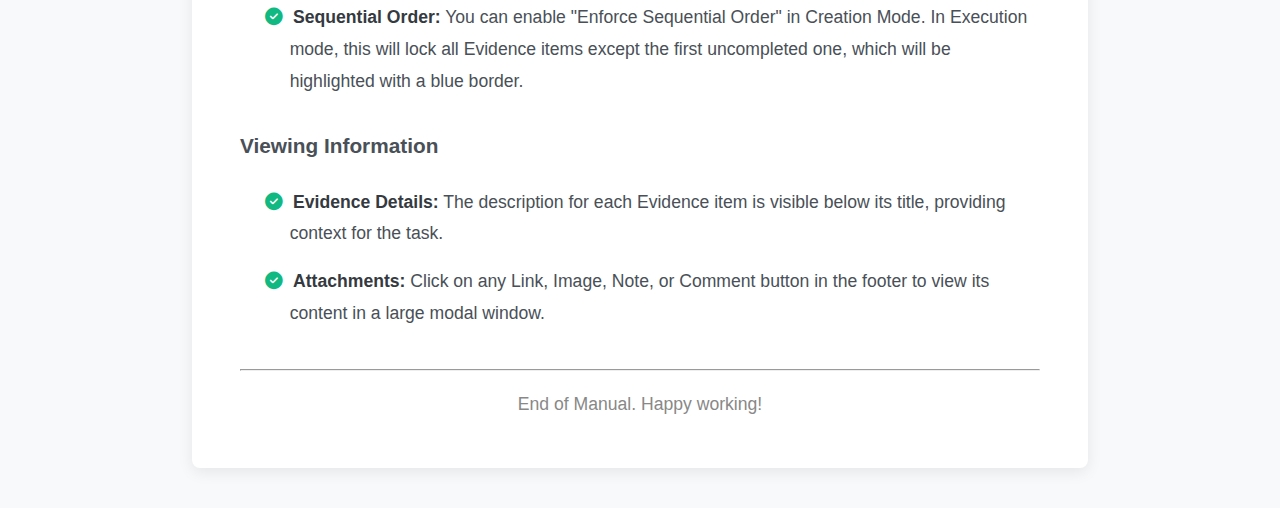
<file: documentation.html>
<!DOCTYPE html>
<html lang="en">
<head>
    <meta charset="UTF-8">
    <meta name="viewport" content="width=device-width, initial-scale=1.0">
    <title>User Manual: Compliance Workflow Manager</title>
    <link rel="stylesheet" href="https://cdnjs.cloudflare.com/ajax/libs/font-awesome/6.2.1/css/all.min.css">
    <style>
        body {
            font-family: -apple-system, BlinkMacSystemFont, "Segoe UI", Roboto, "Helvetica Neue", Arial, sans-serif;
            line-height: 1.8;
            color: #343a40;
            background-color: #f8f9fa;
            margin: 0;
            padding: 20px;
        }
        main {
            max-width: 800px;
            margin: 20px auto;
            background-color: #ffffff;
            border-radius: 8px;
            box-shadow: 0 4px 15px rgba(0, 0, 0, 0.08);
            padding: 2rem 3rem;
        }
        header {
            text-align: center;
            border-bottom: 2px solid #e9ecef;
            padding-bottom: 20px;
            margin-bottom: 30px;
        }
        h1 {
            color: #2c3e50;
            margin: 0 0 10px 0;
            font-size: 2.5rem;
        }
        h2 {
            color: #4a6cf7;
            border-bottom: 1px solid #dee2e6;
            padding-bottom: 10px;
            margin-top: 40px;
            font-size: 1.8rem;
        }
        h3 {
            color: #495057;
            margin-top: 30px;
            font-size: 1.3rem;
        }
        p, li {
            margin-bottom: 15px;
            font-size: 1.1rem;
            color: #495057;
        }
        .note {
            background-color: #e7f5ff;
            border-left: 5px solid #4a6cf7;
            padding: 15px 20px;
            margin: 20px 0;
            border-radius: 5px;
        }
        ul {
            padding-left: 25px;
            list-style-type: none;
        }
        li {
            padding-left: 1.4em;
            text-indent: -1.4em;
        }
        li::before {
            content: "\f058"; /* Font Awesome check-square icon */
            font-family: "Font Awesome 6 Free";
            font-weight: 900;
            margin-right: 10px;
            color: #10b981;
        }
        strong {
            color: #343a40;
        }
        .app-button {
            display: inline-block;
            margin-top: 20px;
            padding: 12px 25px;
            background-color: #4a6cf7;
            color: #ffffff;
            text-decoration: none;
            border-radius: 5px;
            font-weight: bold;
            transition: background-color 0.2s;
            font-size: 1.1rem;
        }
        .app-button:hover {
            opacity: 0.85;
        }
        .key-icon {
            display: inline-block;
            padding: 2px 6px;
            background-color: #e9ecef;
            border-radius: 4px;
            border: 1px solid #ced4da;
            font-family: monospace;
            font-size: 0.9em;
            color: #495057;
        }
        .icon-example {
            font-size: 1em;
            width: 24px;
            display: inline-block;
            text-align: center;
        }
    </style>
</head>
<body>
    <main>
        <header>
            <h1>User Manual</h1>
            <p>Your complete guide to the Compliance Workflow Manager</p>
            <a href="index.html" class="app-button">Go to Application</a>
        </header>

        <section>
            <h2>1. Core Concepts & Interface</h2>
            <p>This application is designed to manage complex compliance workflows using a structured, three-level hierarchy.</p>
            <ul>
                <li><strong>Roles:</strong> The highest level. A Role represents a major area of responsibility or a compliance framework (e.g., "ID.AM - Asset Management").</li>
                <li><strong>Actions:</strong> The children of a Role. An Action is a specific task or objective you need to accomplish within that Role (e.g., "ID.AM-1: Inventory of Assets").</li>
                <li><strong>Evidence:</strong> The children of an Action. Evidence items are the concrete proof and sub-tasks required to complete an Action (e.g., "ID.AM-1.1: Document Inventory").</li>
            </ul>

            <h3>The Two-Pane Layout</h3>
            <p>The main screen is a two-pane view. The left pane shows a list of **Actions** for a given Role. Clicking an Action on the left will display its corresponding **Evidence** items in the right pane. This keeps your workspace focused.</p>

            <h3>Two Modes of Operation</h3>
            <p>The application has two distinct modes, switched using the toggle in the header. The application defaults to Dark Theme for new users.</p>
            <ul>
                <li><strong>Execution Mode (Default):</strong> For performing the workflow. The interface is clean and focused on completing Evidence tasks.</li>
                <li><strong>Creation Mode:</strong> For building and editing your workflow. Here you have full control to add, edit, and delete all content and structure.</li>
            </ul>
        </section>

        <section>
            <h2>2. How to Use Creation Mode</h2>
            <p>Switch to Creation Mode to build your workflow. Here a full suite of editing tools is available.</p>
            
            <h3>Building Your Workflow Hierarchy</h3>
            <ul>
                <li><strong>Add a Role:</strong> Click the large <strong>Add new Role</strong> button at the bottom of the page.</li>
                <li><strong>Add an Action:</strong> In the left pane of a Role, click the green plus icon (<i class="icon-example fa-solid fa-plus"></i>) in the Role's header.</li>
                <li><strong>Add an Evidence:</strong> Select an Action in the left pane. In that Action's header, click the green plus icon (<i class="icon-example fa-solid fa-plus"></i>) to add an Evidence item in the right pane.</li>
                <li><strong>Edit Names:</strong> Click the yellow pencil icon (<i class="icon-example fa-solid fa-pen"></i>) on any Role, Action, or Evidence to change its name.</li>
                <li><strong>Delete Items:</strong> Click the red trash can icon (<i class="icon-example fa-solid fa-trash-can"></i>) on any item. This will permanently delete it and everything inside it.</li>
            </ul>

            <h3>Configuring Evidence</h3>
            <p>Evidence items are the core of the workflow and have several properties you can configure.</p>
            <ul>
                <li><strong>Description:</strong> Each Evidence has a text area for a detailed description of the task or proof required.</li>
                <li><strong>Grading:</strong> In the header of each Evidence, you can assign it a grade from 0.5 to 5.0. This grade represents the weight of that Evidence.</li>
            </ul>
            <div class="note">
                <strong>Important:</strong> For the progress calculations to be accurate, the sum of all Evidence grades under a single Action **should equal 5.0**. If the sum is not 5.0, a validation warning will appear on that Action to alert you.
            </div>

            <h3>Managing Attachments on Evidence</h3>
            <p>Each Evidence item has a footer for adding and managing attachments.</p>
            <ul>
                <li><strong>To Add an Item:</strong> Click the corresponding icon for what you want to add: <i class="fa-solid fa-link"></i> for Links, <i class="fa-solid fa-image"></i> for Images, <i class="fa-solid fa-book-open"></i> for Notes (rich text), or <i class="fa-solid fa-comment"></i> for simple Comments. A form will appear in a modal window.</li>
                <li><strong>To Edit/Delete Multiple Items:</strong> Click the "Manage Attachments" button (<i class="icon-example fa-solid fa-gear"></i>). This opens a modal where you can see all attachments and use the pencil/trash icons to manage them.</li>
            </ul>

            <h3>Saving Your Work</h3>
            <p>After making any changes in Creation Mode, you must save them to the server.</p>
            <div class="note">
                Click the blue <strong><i class="fa-solid fa-cloud-arrow-up"></i> Save Workflow</strong> button. The button will confirm when your `workflow.json` file has been successfully updated.
            </div>
        </section>

        <section>
            <h2>3. How to Use Execution Mode</h2>
            <p>Execution Mode is for performing the workflow. All editing controls are hidden for a clean, focused experience.</p>
            
            <h3>Completing Tasks & Progress</h3>
            <ul>
                <li><strong>Completing Evidence:</strong> Check the box next to an Evidence item to mark it as complete.</li>
                <li><strong>Action Progress:</strong> Each Action in the left pane has a progress bar. This bar fills up based on the grades of the Evidence items you complete for that Action.</li>
                <li><strong>Role Progress:</strong> Each Role has an overall progress bar in its header. This shows the average completion percentage of all its child Actions.</li>
                <li><strong>Sequential Order:</strong> You can enable "Enforce Sequential Order" in Creation Mode. In Execution mode, this will lock all Evidence items except the first uncompleted one, which will be highlighted with a blue border.</li>
            </ul>

            <h3>Viewing Information</h3>
            <ul>
                <li><strong>Evidence Details:</strong> The description for each Evidence item is visible below its title, providing context for the task.</li>
                <li><strong>Attachments:</strong> Click on any Link, Image, Note, or Comment button in the footer to view its content in a large modal window.</li>
            </ul>
        </section>
        
        <hr style="margin-top: 40px;">
        <p style="text-align: center; color: #888;">End of Manual. Happy working!</p>
    </main>
</body>
</html>
</file>
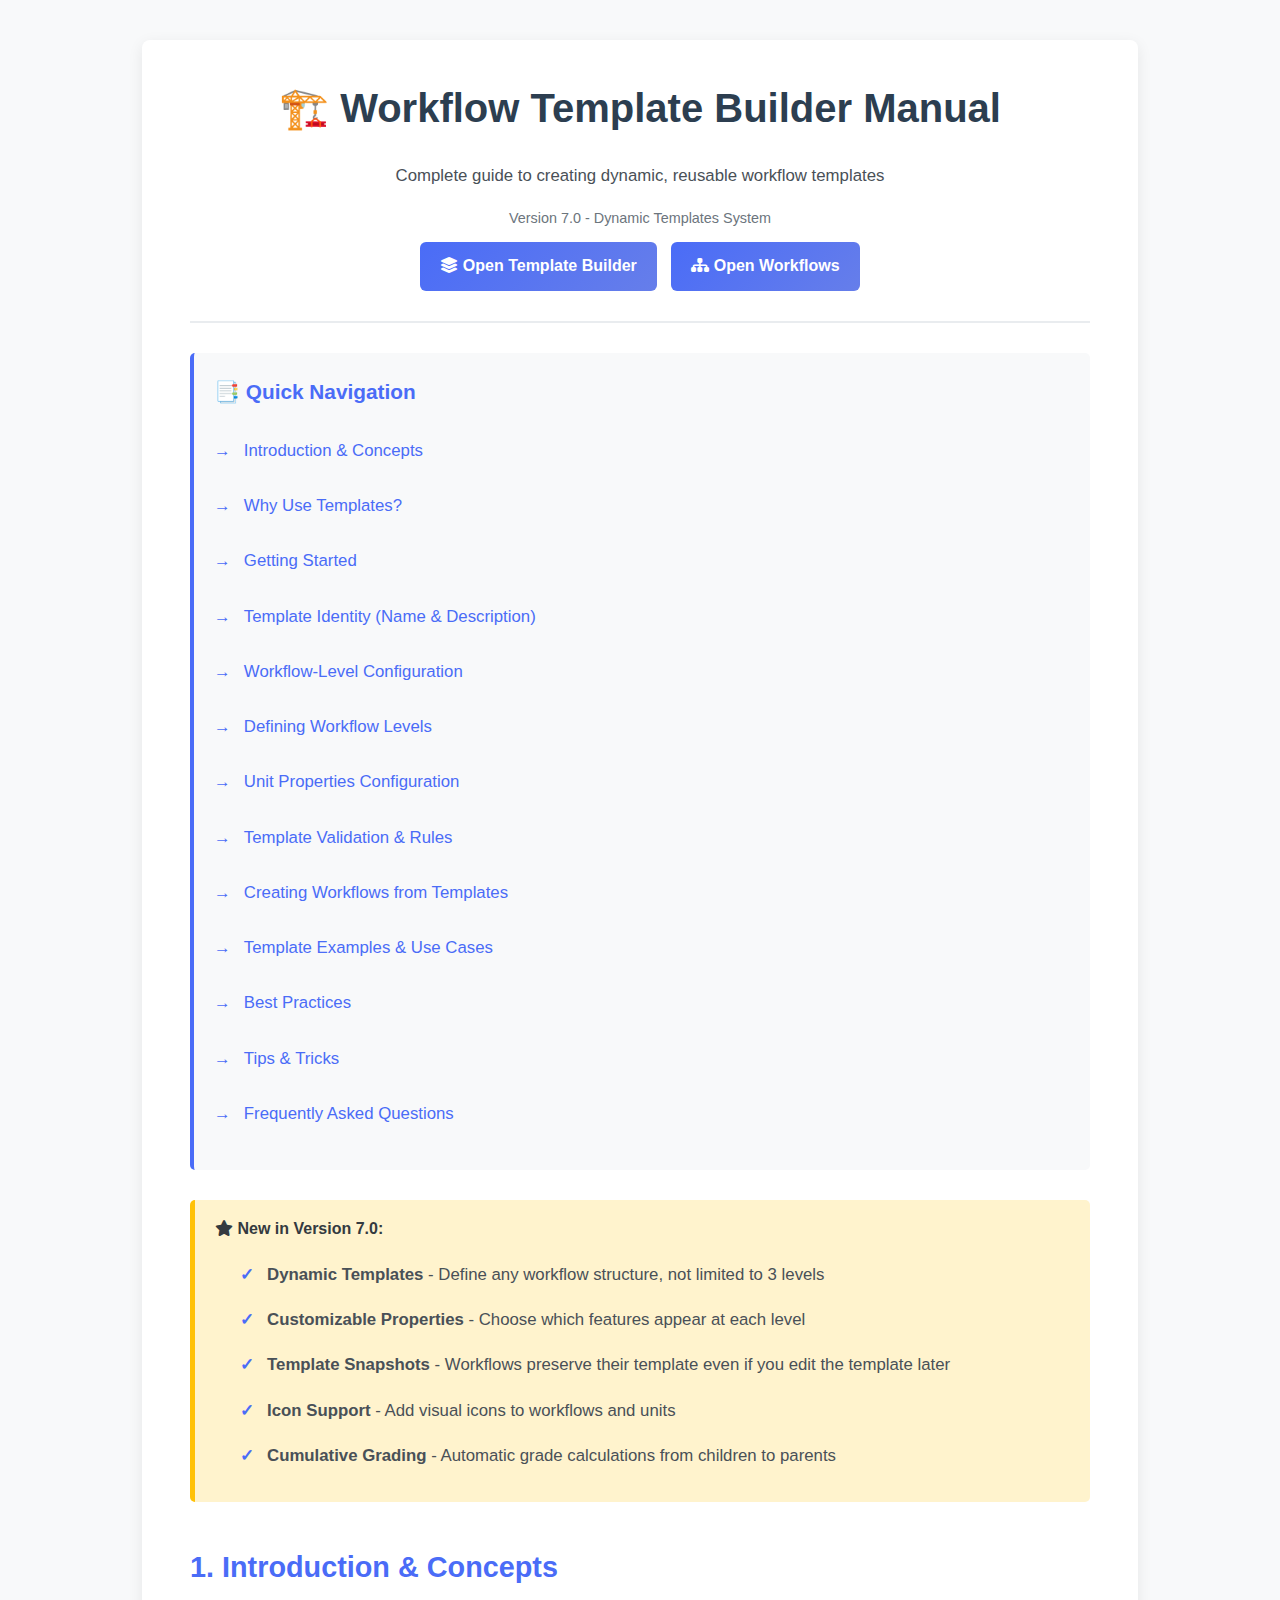
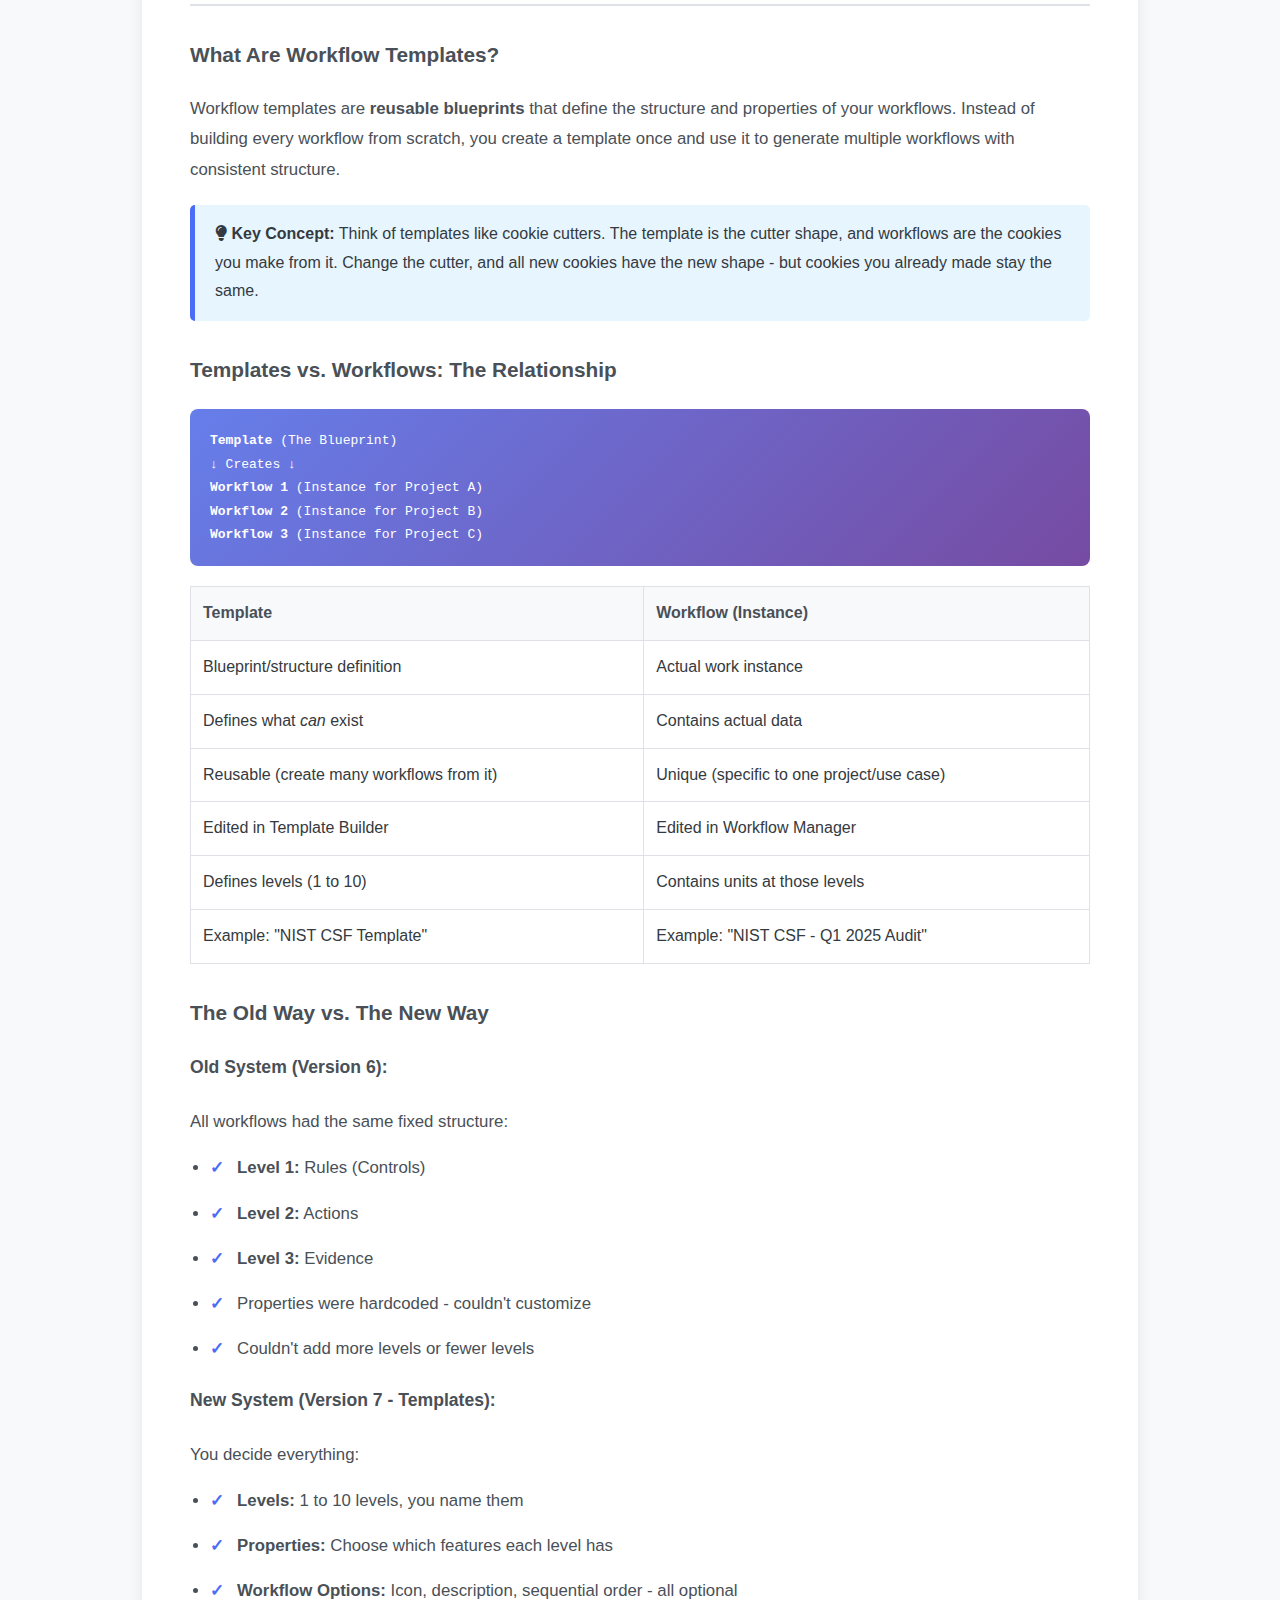
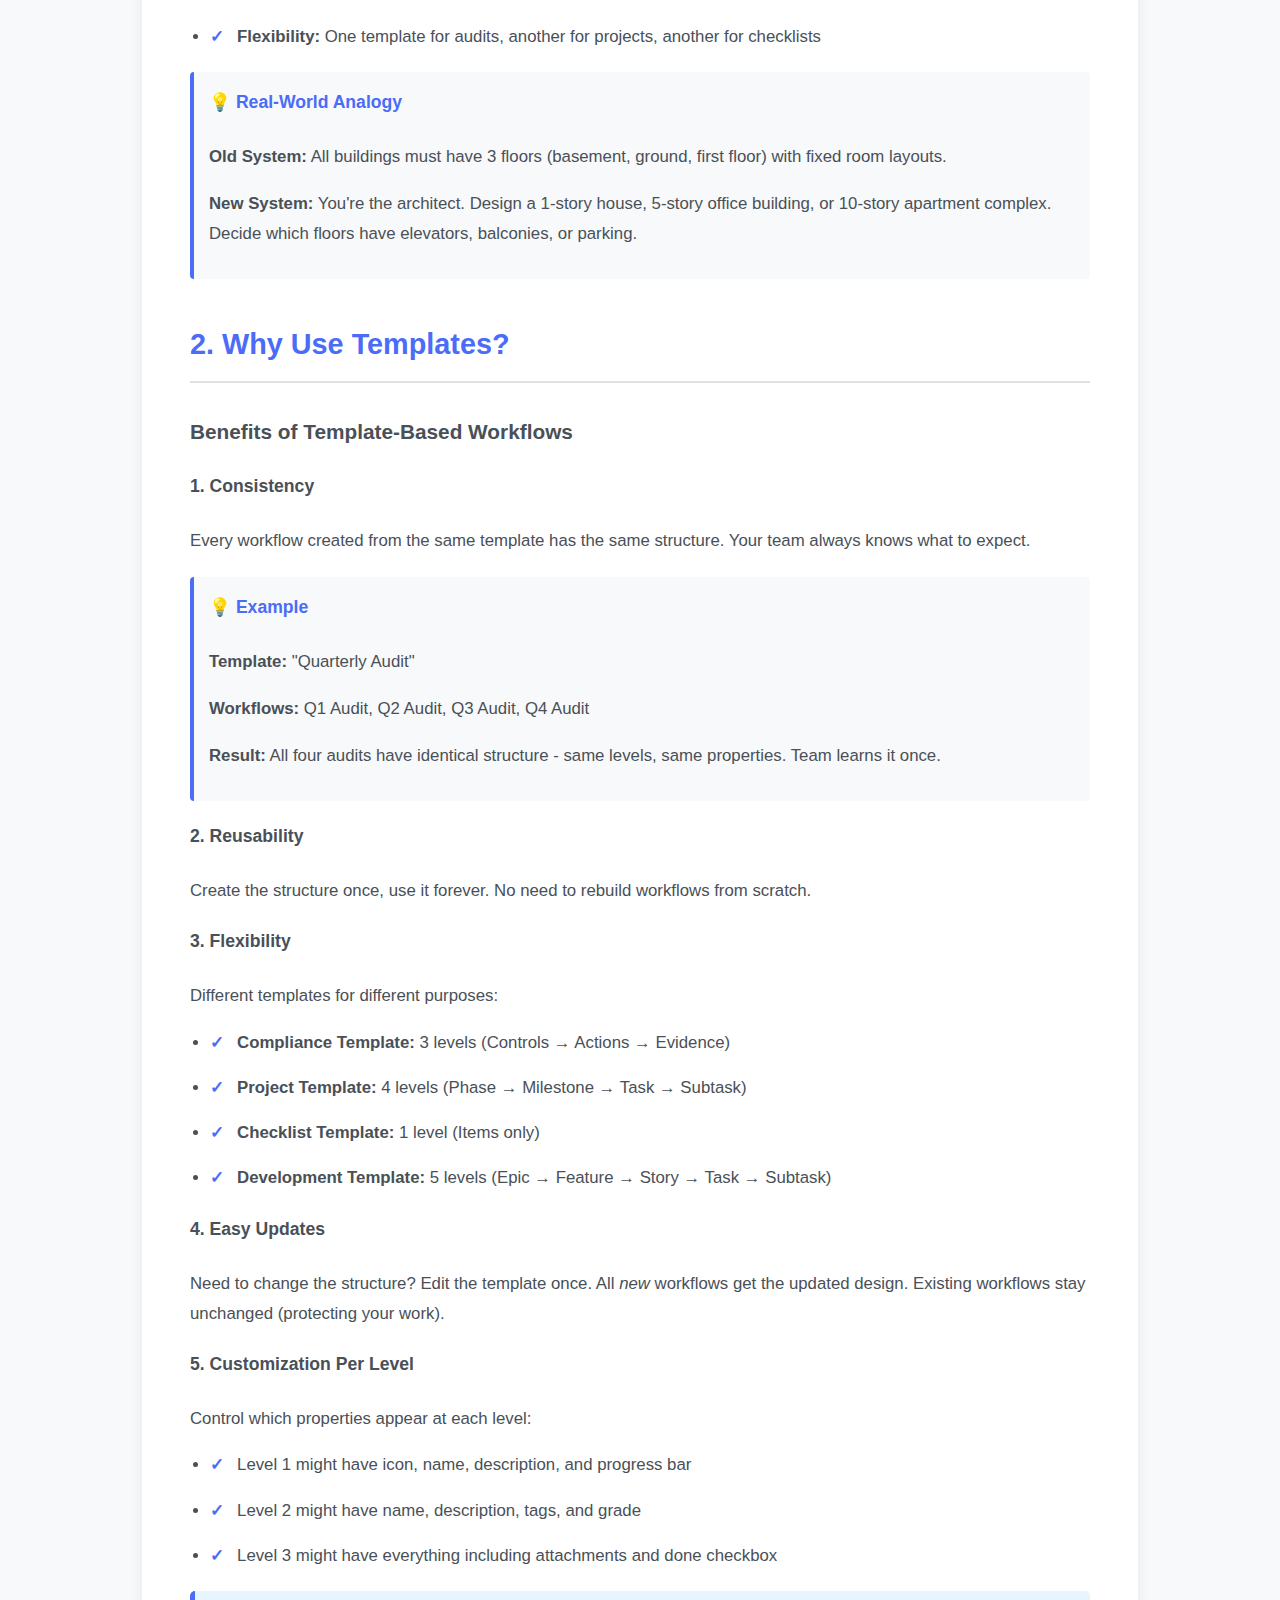
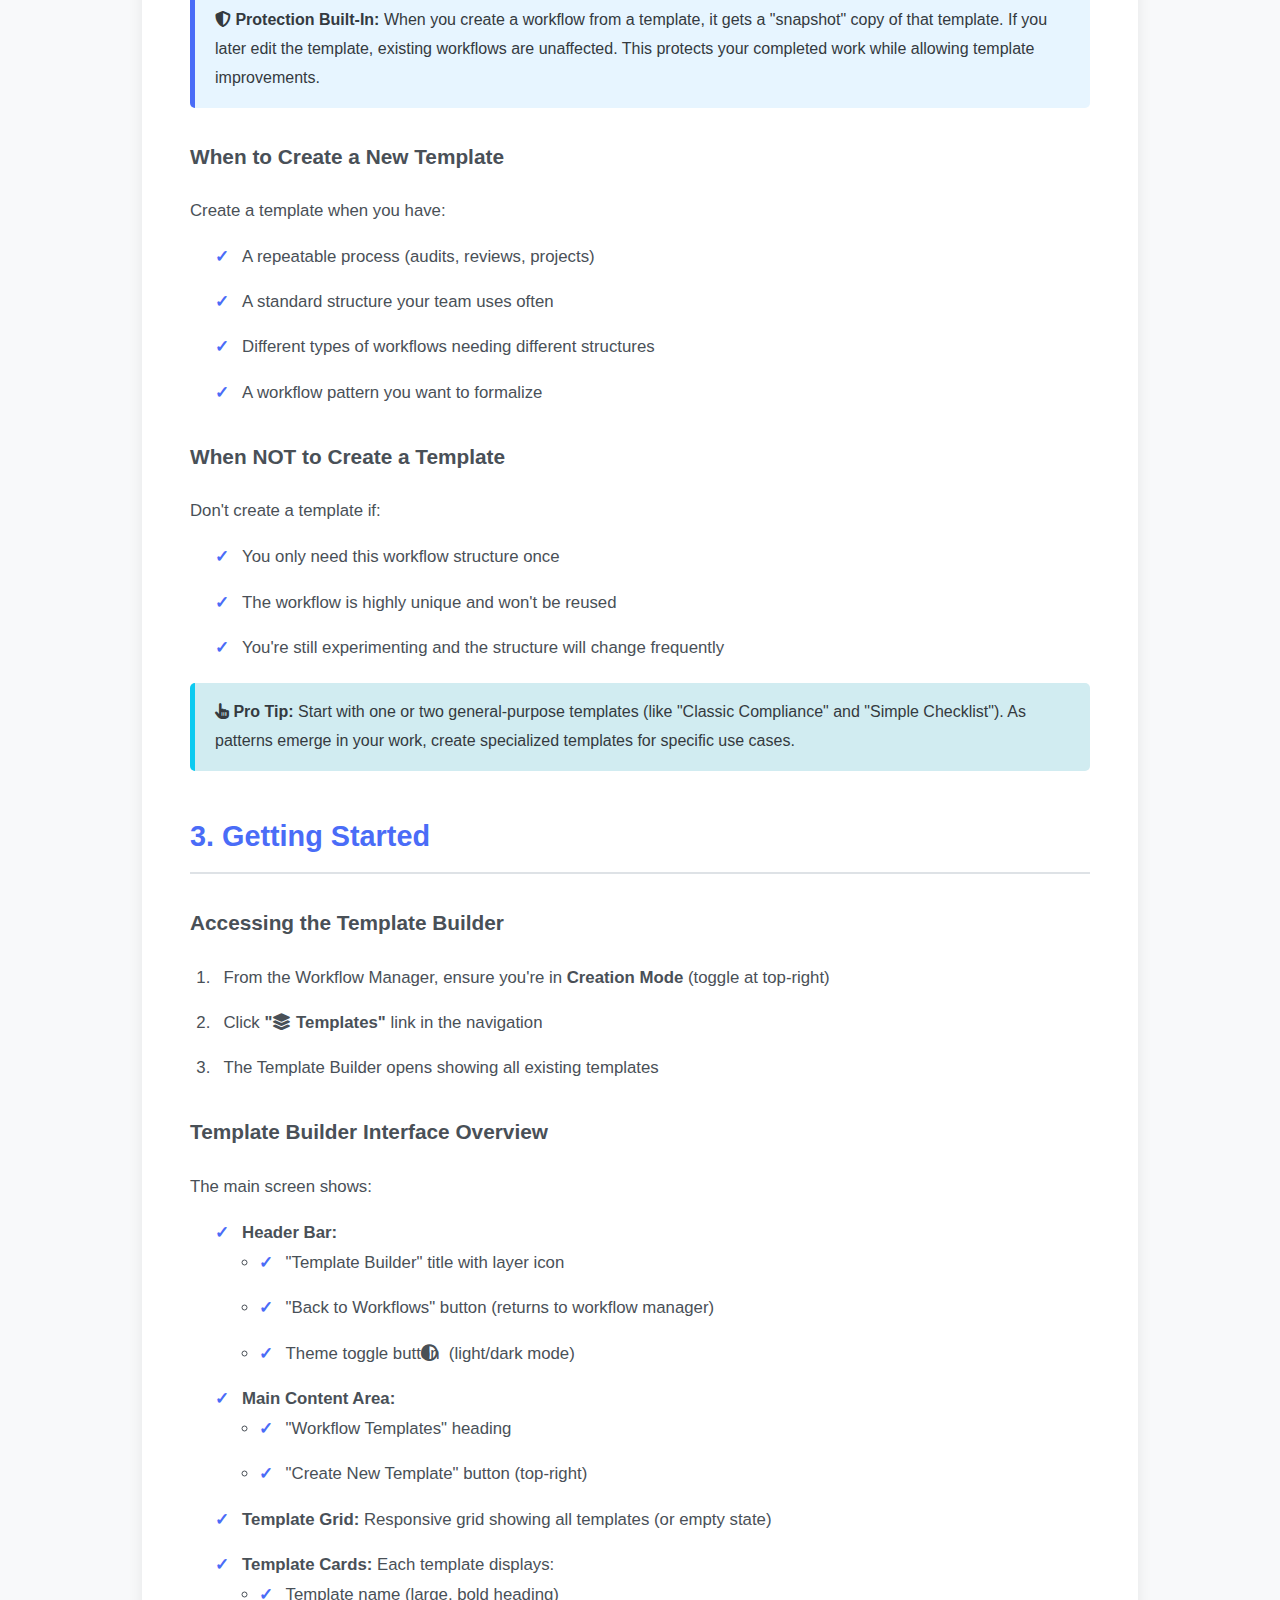
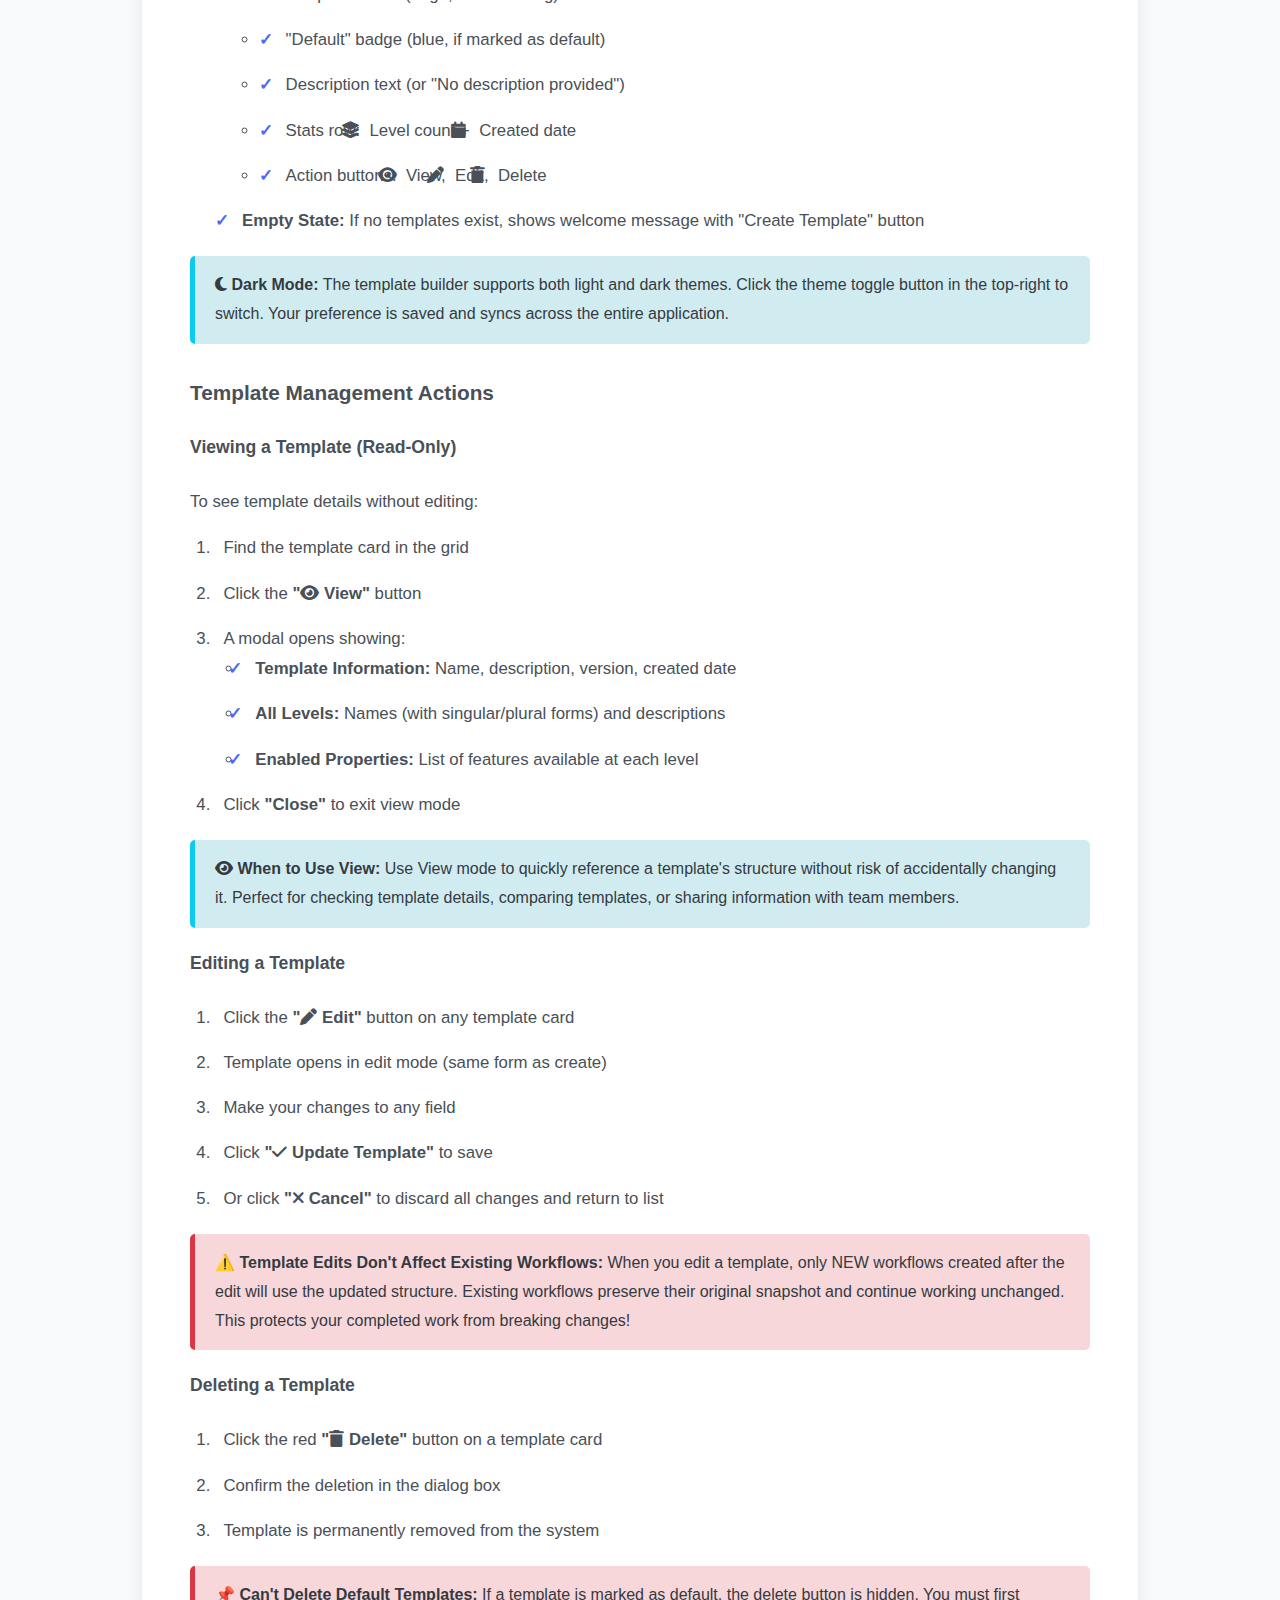
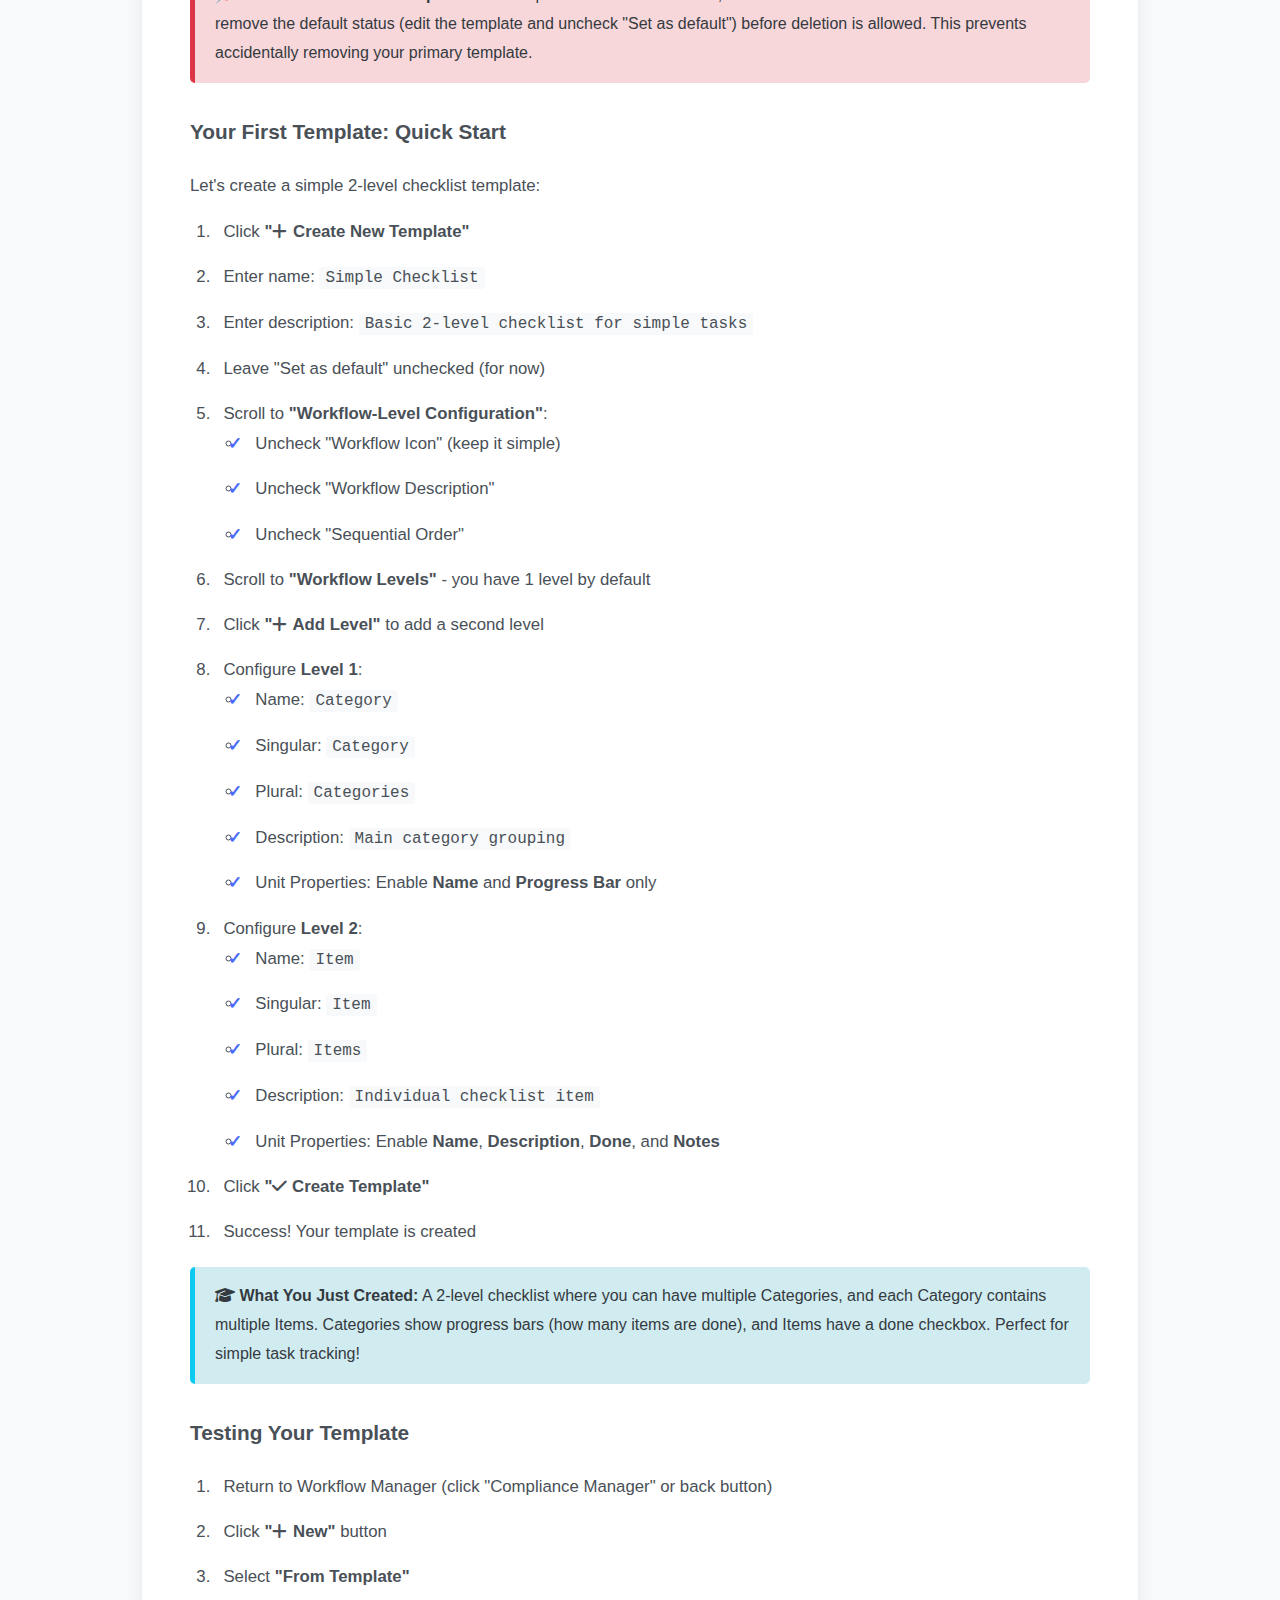
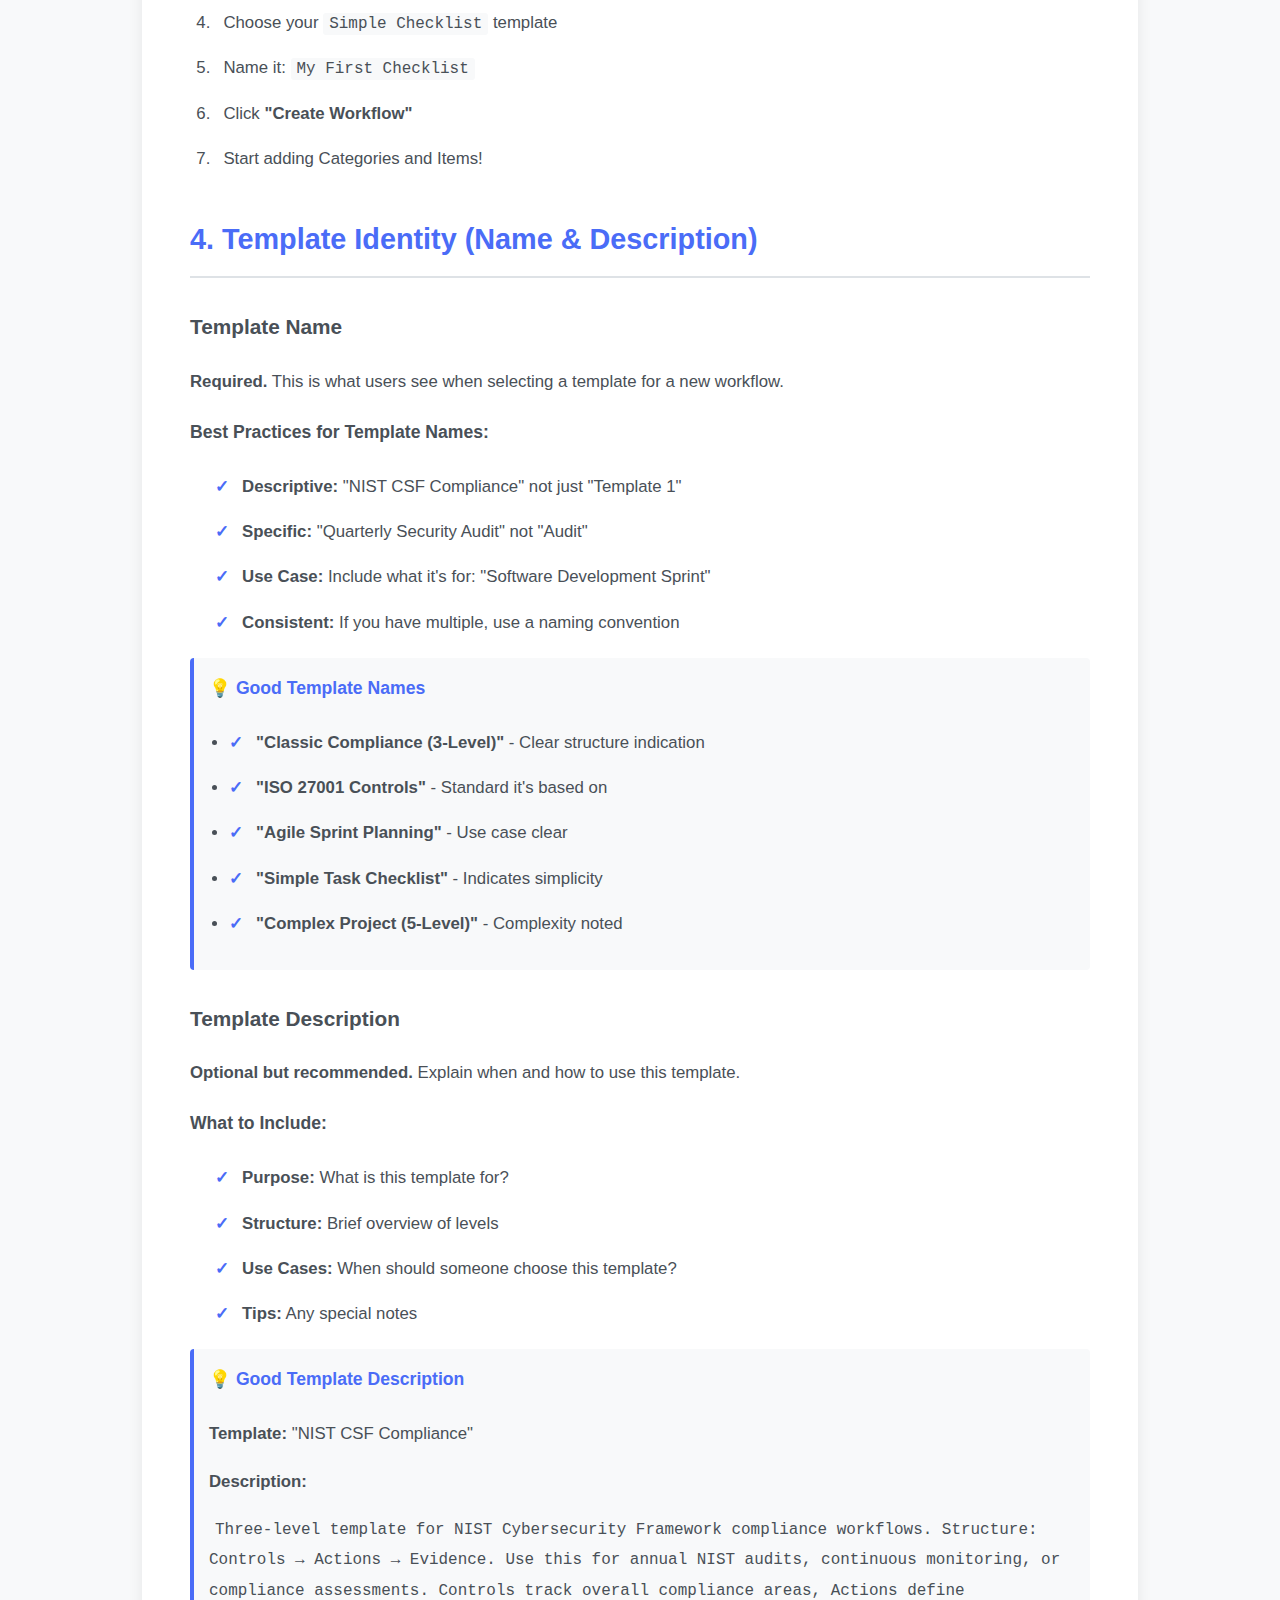
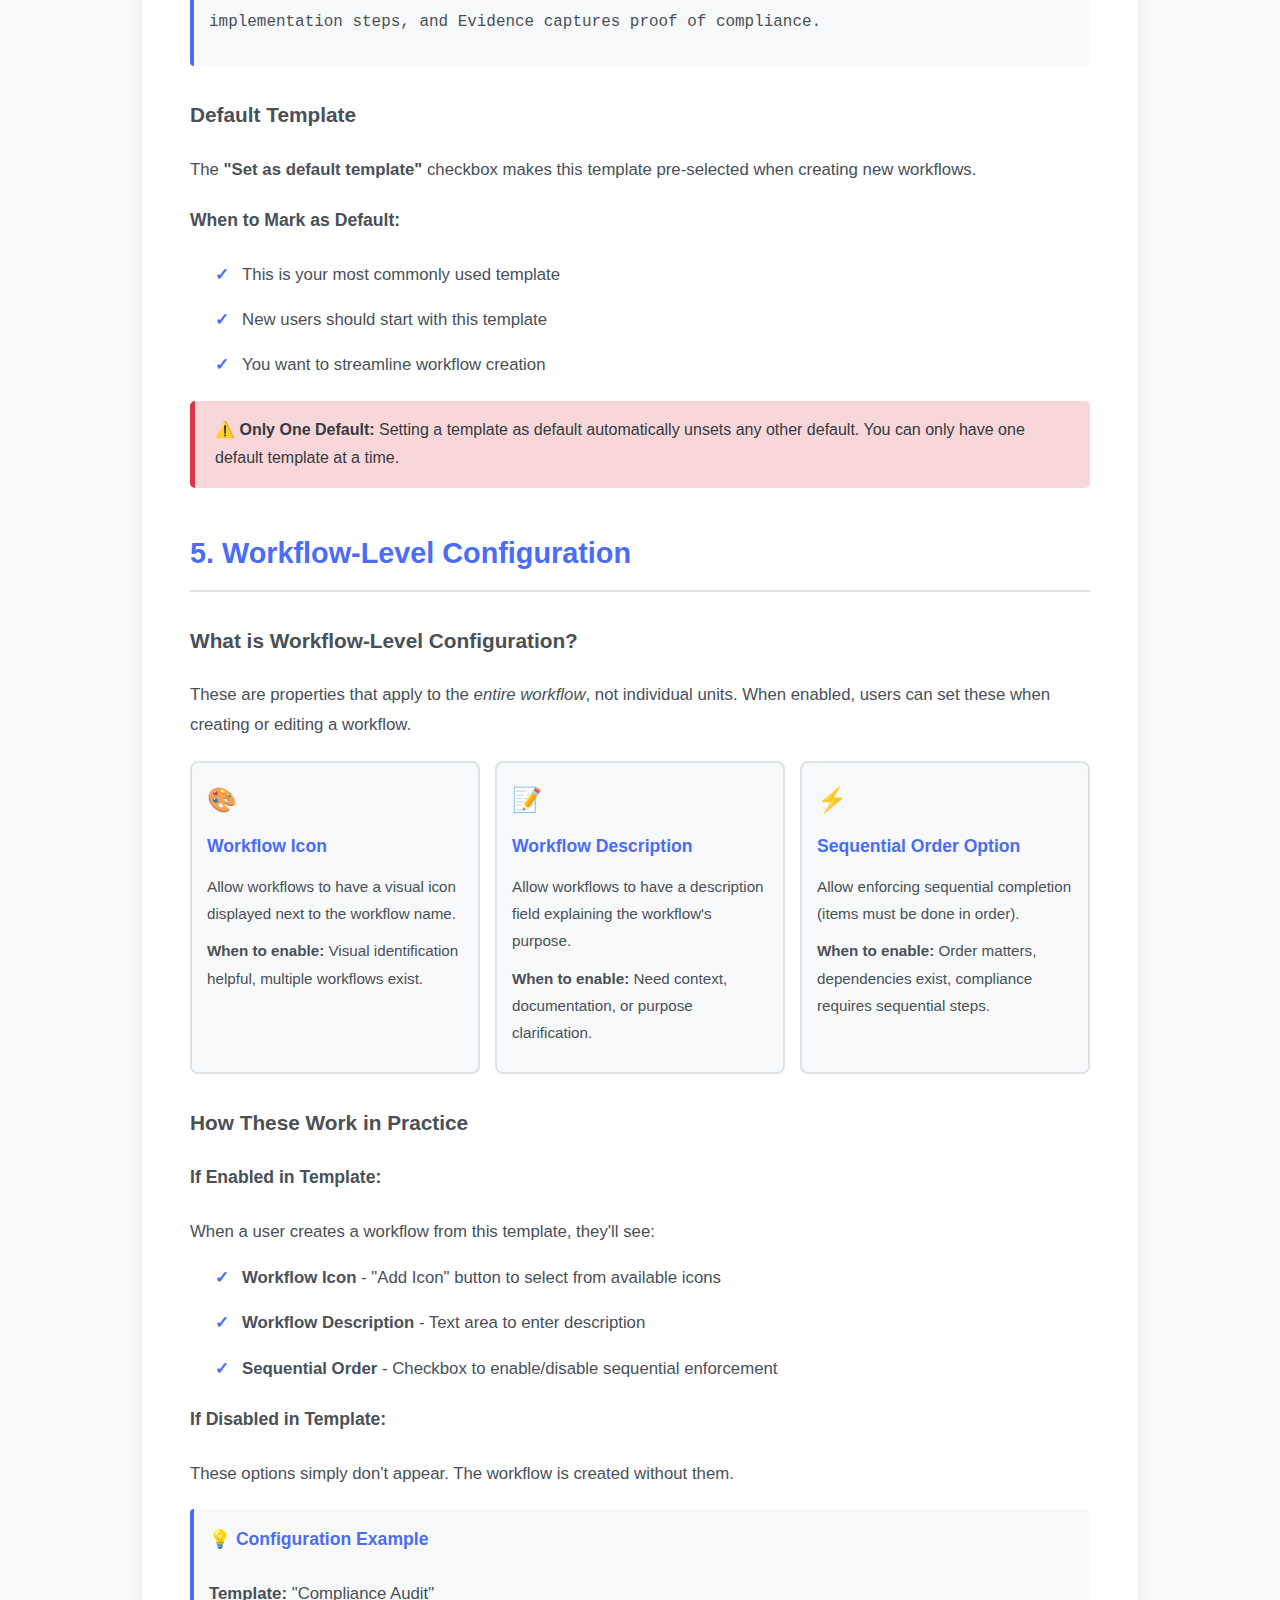
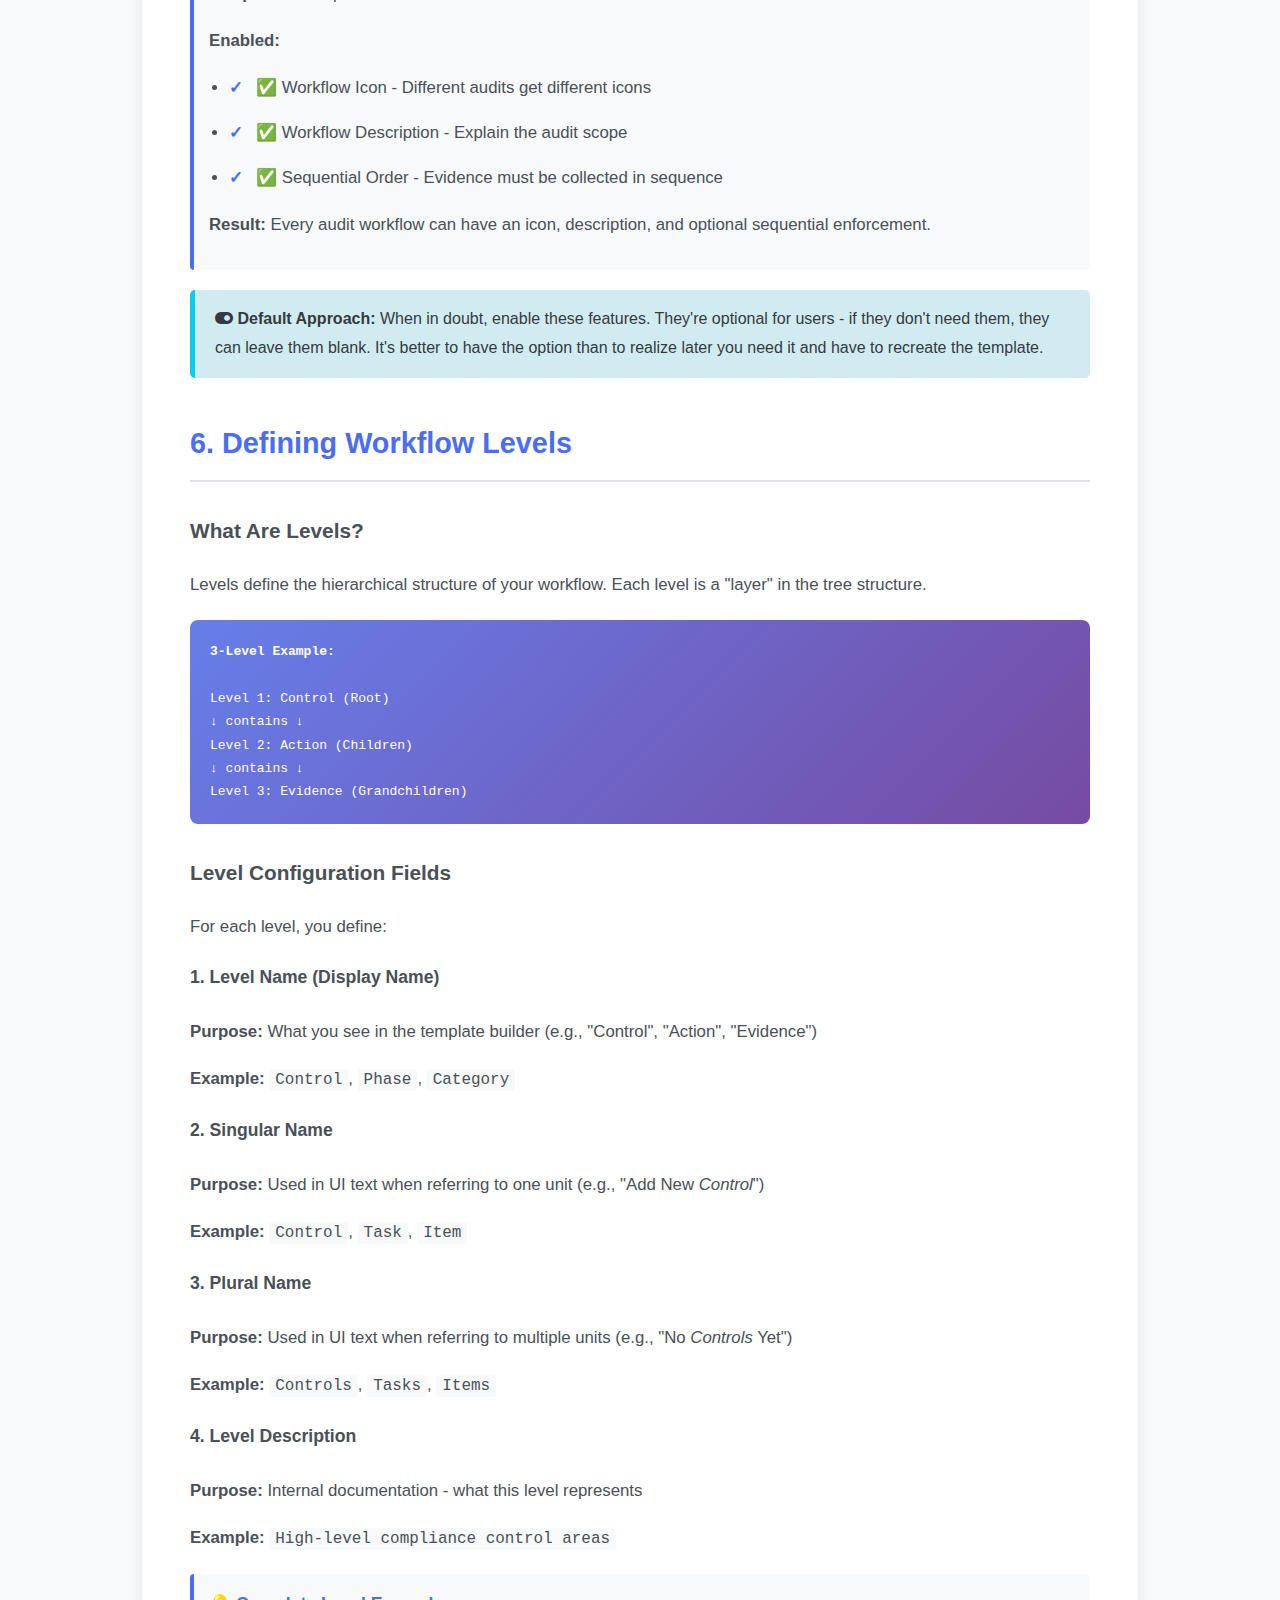
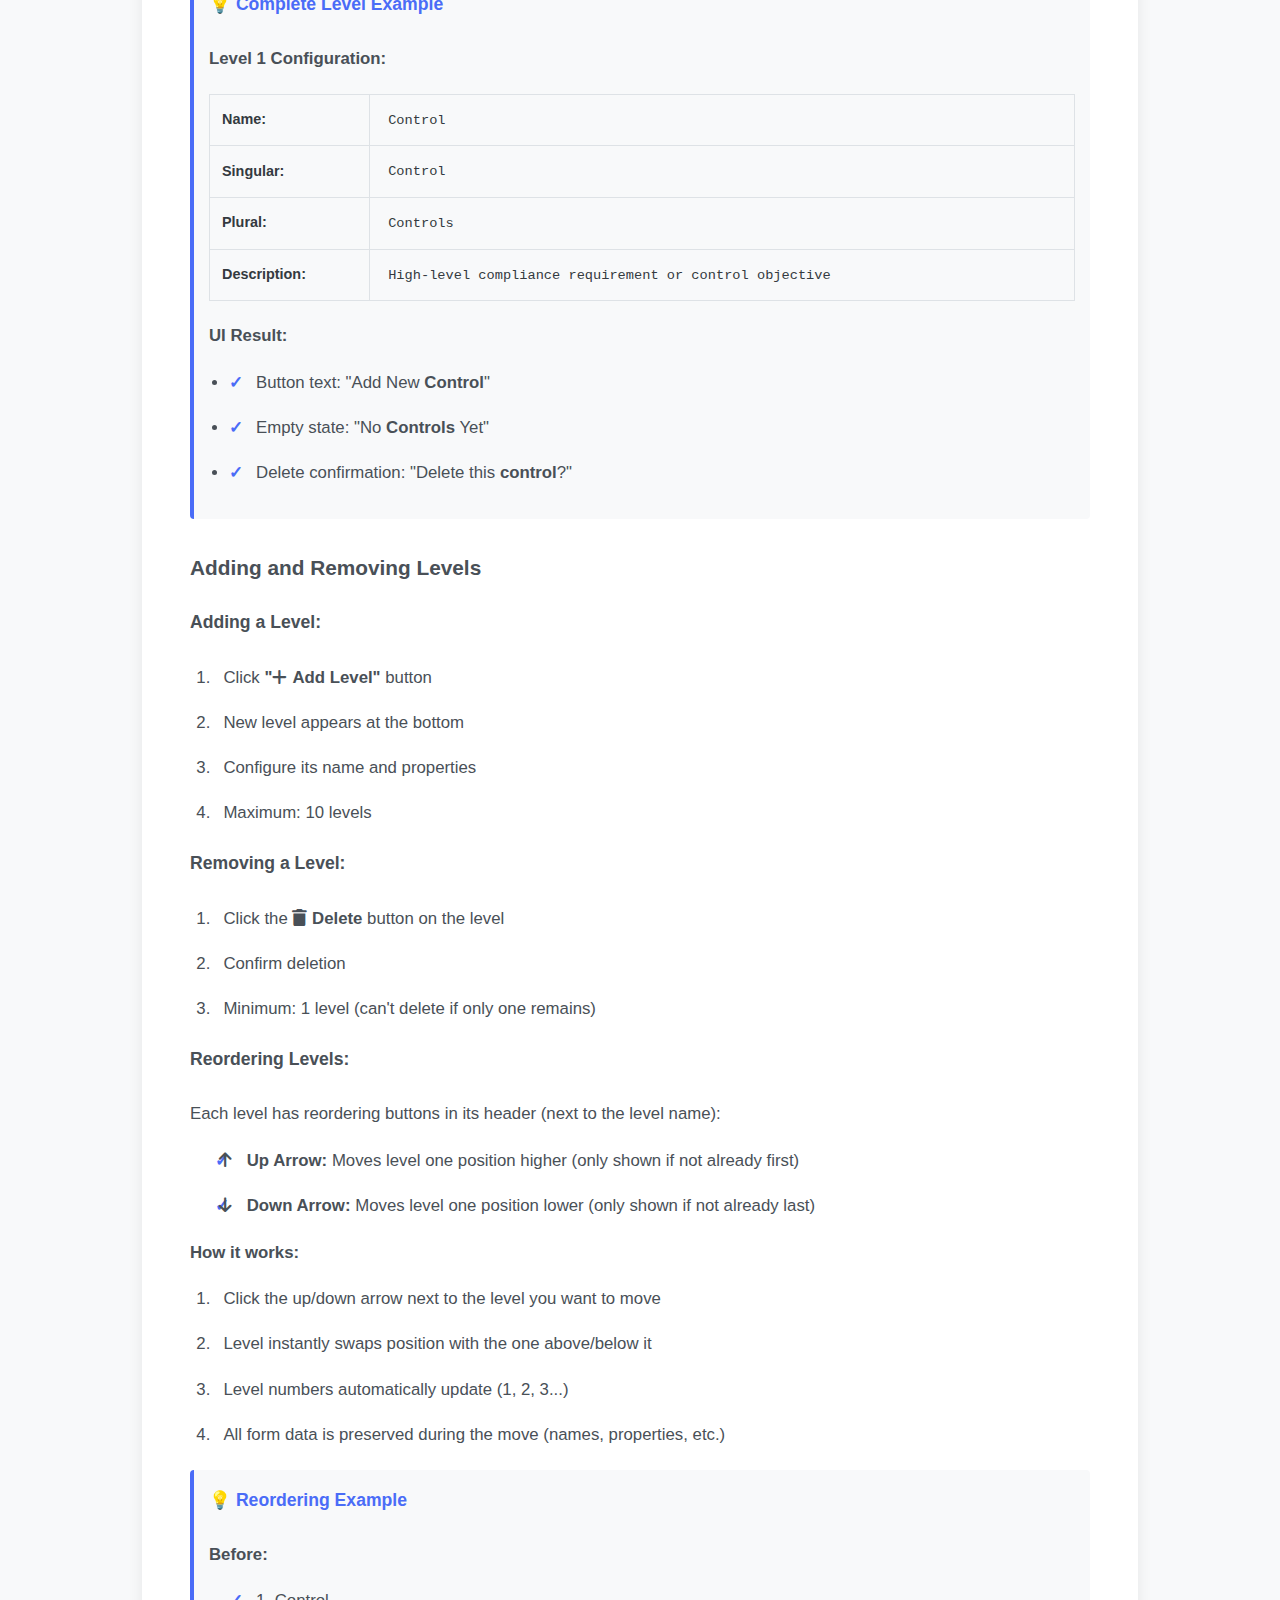
<file: template-builder-documentation.html>
<!DOCTYPE html>
<html lang="en">
<head>
    <meta charset="UTF-8">
    <meta name="viewport" content="width=device-width, initial-scale=1.0">
    <title>User Manual: Workflow Template Builder</title>
    <link rel="stylesheet" href="https://cdnjs.cloudflare.com/ajax/libs/font-awesome/6.4.0/css/all.min.css">
    <style>
        body {
            font-family: -apple-system, BlinkMacSystemFont, "Segoe UI", Roboto, "Helvetica Neue", Arial, sans-serif;
            line-height: 1.8;
            color: #343a40;
            background-color: #f8f9fa;
            margin: 0;
            padding: 20px;
        }
        main {
            max-width: 900px;
            margin: 20px auto;
            background-color: #ffffff;
            border-radius: 8px;
            box-shadow: 0 4px 15px rgba(0, 0, 0, 0.08);
            padding: 2rem 3rem;
        }
        header {
            text-align: center;
            border-bottom: 2px solid #e9ecef;
            padding-bottom: 20px;
            margin-bottom: 30px;
        }
        h1 {
            color: #2c3e50;
            margin: 0 0 10px 0;
            font-size: 2.5rem;
        }
        .version {
            color: #6c757d;
            font-size: 0.9rem;
            margin-top: 5px;
        }
        h2 {
            color: #4a6cf7;
            border-bottom: 2px solid #dee2e6;
            padding-bottom: 10px;
            margin-top: 40px;
            font-size: 1.8rem;
        }
        h3 {
            color: #495057;
            margin-top: 30px;
            font-size: 1.3rem;
        }
        h4 {
            color: #495057;
            margin-top: 20px;
            font-size: 1.1rem;
            font-weight: 600;
        }
        p, li {
            margin-bottom: 15px;
            font-size: 1.05rem;
            color: #495057;
        }
        .highlight {
            background-color: #fff3cd;
            border-left: 5px solid #ffc107;
            padding: 15px 20px;
            margin: 20px 0;
            border-radius: 5px;
        }
        .tip {
            background-color: #d1ecf1;
            border-left: 5px solid #0dcaf0;
            padding: 15px 20px;
            margin: 20px 0;
            border-radius: 5px;
        }
        .important {
            background-color: #f8d7da;
            border-left: 5px solid #dc3545;
            padding: 15px 20px;
            margin: 20px 0;
            border-radius: 5px;
        }
        .feature {
            background-color: #e7f5ff;
            border-left: 5px solid #4a6cf7;
            padding: 15px 20px;
            margin: 20px 0;
            border-radius: 5px;
        }
        .new-badge {
            background: linear-gradient(135deg, #667eea 0%, #764ba2 100%);
            color: white;
            padding: 3px 8px;
            border-radius: 4px;
            font-size: 0.75rem;
            font-weight: bold;
            margin-left: 8px;
            vertical-align: middle;
        }
        ul, ol {
            padding-left: 25px;
        }
        ul {
            list-style-type: none;
        }
        ul li {
            padding-left: 1.4em;
            text-indent: -1.4em;
        }
        ul li:before {
            content: "✓ ";
            color: #4a6cf7;
            font-weight: bold;
            margin-right: 0.5em;
        }
        ol {
            list-style-type: decimal;
        }
        ol li {
            padding-left: 0.5em;
        }
        table {
            width: 100%;
            border-collapse: collapse;
            margin: 20px 0;
        }
        table th, table td {
            border: 1px solid #dee2e6;
            padding: 12px;
            text-align: left;
        }
        table th {
            background-color: #f8f9fa;
            font-weight: 600;
            color: #495057;
        }
        .app-button {
            display: inline-block;
            background: linear-gradient(135deg, #4a6cf7 0%, #667eea 100%);
            color: white;
            padding: 10px 20px;
            border-radius: 6px;
            text-decoration: none;
            margin: 10px 5px;
            font-weight: 600;
            transition: transform 0.2s;
        }
        .app-button:hover {
            transform: translateY(-2px);
        }
        .toc {
            background-color: #f8f9fa;
            border-left: 4px solid #4a6cf7;
            padding: 20px;
            margin: 30px 0;
            border-radius: 5px;
        }
        .toc h3 {
            margin-top: 0;
            color: #4a6cf7;
        }
        .toc ul {
            list-style-type: none;
            padding-left: 0;
        }
        .toc li {
            padding: 5px 0;
            text-indent: 0;
        }
        .toc li:before {
            content: "→ ";
            color: #4a6cf7;
        }
        .toc a {
            color: #4a6cf7;
            text-decoration: none;
        }
        .toc a:hover {
            text-decoration: underline;
        }
        .workflow-visual {
            background-color: #f8f9fa;
            border: 2px solid #dee2e6;
            border-radius: 8px;
            padding: 20px;
            margin: 20px 0;
            text-align: center;
            font-family: monospace;
            line-height: 2;
        }
        .example-box {
            background-color: #f8f9fa;
            border-left: 4px solid #4a6cf7;
            padding: 15px;
            margin: 20px 0;
            border-radius: 4px;
        }
        .example-box h4 {
            margin-top: 0;
            color: #4a6cf7;
        }
        code {
            background-color: #f8f9fa;
            padding: 2px 6px;
            border-radius: 3px;
            font-family: monospace;
            font-size: 0.95em;
        }
        .property-grid {
            display: grid;
            grid-template-columns: repeat(auto-fit, minmax(250px, 1fr));
            gap: 15px;
            margin: 20px 0;
        }
        .property-card {
            background-color: #f8f9fa;
            border: 2px solid #dee2e6;
            border-radius: 8px;
            padding: 15px;
        }
        .property-icon {
            font-size: 1.5rem;
            margin-bottom: 10px;
            color: #4a6cf7;
        }
        .property-card h4 {
            margin: 10px 0;
            color: #4a6cf7;
        }
        .property-card p {
            font-size: 0.95rem;
            margin: 10px 0;
        }
        .structure-diagram {
            background: linear-gradient(135deg, #667eea 0%, #764ba2 100%);
            color: white;
            padding: 20px;
            border-radius: 8px;
            margin: 20px 0;
            font-family: monospace;
        }
        .checkbox-demo {
            display: inline-block;
            background: #f8f9fa;
            padding: 8px 12px;
            border-radius: 6px;
            margin: 5px;
            border: 2px solid #dee2e6;
        }
        .level-example {
            background-color: #e7f5ff;
            border: 2px solid #4a6cf7;
            border-radius: 8px;
            padding: 15px;
            margin: 10px 0;
        }
    </style>
</head>
<body>
    <main>
        <header>
            <h1>🏗️ Workflow Template Builder Manual</h1>
            <p>Complete guide to creating dynamic, reusable workflow templates</p>
            <div class="version">Version 7.0 - Dynamic Templates System</div>
            <a href="template-builder.html" class="app-button"><i class="fa-solid fa-layer-group"></i> Open Template Builder</a>
            <a href="index.html" class="app-button"><i class="fa-solid fa-sitemap"></i> Open Workflows</a>
        </header>

        <div class="toc">
            <h3>📑 Quick Navigation</h3>
            <ul>
                <li><a href="#introduction">Introduction & Concepts</a></li>
                <li><a href="#why-templates">Why Use Templates?</a></li>
                <li><a href="#getting-started">Getting Started</a></li>
                <li><a href="#template-identity">Template Identity (Name & Description)</a></li>
                <li><a href="#workflow-config">Workflow-Level Configuration</a></li>
                <li><a href="#levels">Defining Workflow Levels</a></li>
                <li><a href="#unit-config">Unit Properties Configuration</a></li>
                <li><a href="#validation">Template Validation & Rules</a></li>
                <li><a href="#creating-workflow">Creating Workflows from Templates</a></li>
                <li><a href="#examples">Template Examples & Use Cases</a></li>
                <li><a href="#best-practices">Best Practices</a></li>
                <li><a href="#tips">Tips & Tricks</a></li>
                <li><a href="#faq">Frequently Asked Questions</a></li>
            </ul>
        </div>

        <div class="highlight">
            <strong><i class="fa-solid fa-star"></i> New in Version 7.0:</strong>
            <ul>
                <li><strong>Dynamic Templates</strong> - Define any workflow structure, not limited to 3 levels</li>
                <li><strong>Customizable Properties</strong> - Choose which features appear at each level</li>
                <li><strong>Template Snapshots</strong> - Workflows preserve their template even if you edit the template later</li>
                <li><strong>Icon Support</strong> - Add visual icons to workflows and units</li>
                <li><strong>Cumulative Grading</strong> - Automatic grade calculations from children to parents</li>
            </ul>
        </div>

        <section id="introduction">
            <h2>1. Introduction & Concepts</h2>
            
            <h3>What Are Workflow Templates?</h3>
            <p>Workflow templates are <strong>reusable blueprints</strong> that define the structure and properties of your workflows. Instead of building every workflow from scratch, you create a template once and use it to generate multiple workflows with consistent structure.</p>

            <div class="feature">
                <strong><i class="fa-solid fa-lightbulb"></i> Key Concept:</strong> Think of templates like cookie cutters. The template is the cutter shape, and workflows are the cookies you make from it. Change the cutter, and all new cookies have the new shape - but cookies you already made stay the same.
            </div>

            <h3>Templates vs. Workflows: The Relationship</h3>
            
            <div class="structure-diagram">
<strong>Template</strong> (The Blueprint)<br>
    ↓ Creates ↓<br>
<strong>Workflow 1</strong> (Instance for Project A)<br>
<strong>Workflow 2</strong> (Instance for Project B)<br>
<strong>Workflow 3</strong> (Instance for Project C)<br>
            </div>

            <table>
                <thead>
                    <tr>
                        <th>Template</th>
                        <th>Workflow (Instance)</th>
                    </tr>
                </thead>
                <tbody>
                    <tr>
                        <td>Blueprint/structure definition</td>
                        <td>Actual work instance</td>
                    </tr>
                    <tr>
                        <td>Defines what <em>can</em> exist</td>
                        <td>Contains actual data</td>
                    </tr>
                    <tr>
                        <td>Reusable (create many workflows from it)</td>
                        <td>Unique (specific to one project/use case)</td>
                    </tr>
                    <tr>
                        <td>Edited in Template Builder</td>
                        <td>Edited in Workflow Manager</td>
                    </tr>
                    <tr>
                        <td>Defines levels (1 to 10)</td>
                        <td>Contains units at those levels</td>
                    </tr>
                    <tr>
                        <td>Example: "NIST CSF Template"</td>
                        <td>Example: "NIST CSF - Q1 2025 Audit"</td>
                    </tr>
                </tbody>
            </table>

            <h3>The Old Way vs. The New Way</h3>
            
            <h4>Old System (Version 6):</h4>
            <p>All workflows had the same fixed structure:</p>
            <ul style="list-style-type: disc; padding-left: 20px;">
                <li><strong>Level 1:</strong> Rules (Controls)</li>
                <li><strong>Level 2:</strong> Actions</li>
                <li><strong>Level 3:</strong> Evidence</li>
                <li>Properties were hardcoded - couldn't customize</li>
                <li>Couldn't add more levels or fewer levels</li>
            </ul>

            <h4>New System (Version 7 - Templates):</h4>
            <p>You decide everything:</p>
            <ul style="list-style-type: disc; padding-left: 20px;">
                <li><strong>Levels:</strong> 1 to 10 levels, you name them</li>
                <li><strong>Properties:</strong> Choose which features each level has</li>
                <li><strong>Workflow Options:</strong> Icon, description, sequential order - all optional</li>
                <li><strong>Flexibility:</strong> One template for audits, another for projects, another for checklists</li>
            </ul>

            <div class="example-box">
                <h4>💡 Real-World Analogy</h4>
                <p><strong>Old System:</strong> All buildings must have 3 floors (basement, ground, first floor) with fixed room layouts.</p>
                <p><strong>New System:</strong> You're the architect. Design a 1-story house, 5-story office building, or 10-story apartment complex. Decide which floors have elevators, balconies, or parking.</p>
            </div>
        </section>

        <section id="why-templates">
            <h2>2. Why Use Templates?</h2>
            
            <h3>Benefits of Template-Based Workflows</h3>
            
            <h4>1. Consistency</h4>
            <p>Every workflow created from the same template has the same structure. Your team always knows what to expect.</p>
            
            <div class="example-box">
                <h4>💡 Example</h4>
                <p><strong>Template:</strong> "Quarterly Audit"</p>
                <p><strong>Workflows:</strong> Q1 Audit, Q2 Audit, Q3 Audit, Q4 Audit</p>
                <p><strong>Result:</strong> All four audits have identical structure - same levels, same properties. Team learns it once.</p>
            </div>

            <h4>2. Reusability</h4>
            <p>Create the structure once, use it forever. No need to rebuild workflows from scratch.</p>

            <h4>3. Flexibility</h4>
            <p>Different templates for different purposes:</p>
            <ul style="list-style-type: disc; padding-left: 20px;">
                <li><strong>Compliance Template:</strong> 3 levels (Controls → Actions → Evidence)</li>
                <li><strong>Project Template:</strong> 4 levels (Phase → Milestone → Task → Subtask)</li>
                <li><strong>Checklist Template:</strong> 1 level (Items only)</li>
                <li><strong>Development Template:</strong> 5 levels (Epic → Feature → Story → Task → Subtask)</li>
            </ul>

            <h4>4. Easy Updates</h4>
            <p>Need to change the structure? Edit the template once. All <em>new</em> workflows get the updated design. Existing workflows stay unchanged (protecting your work).</p>

            <h4>5. Customization Per Level</h4>
            <p>Control which properties appear at each level:</p>
            <ul style="list-style-type: disc; padding-left: 20px;">
                <li>Level 1 might have icon, name, description, and progress bar</li>
                <li>Level 2 might have name, description, tags, and grade</li>
                <li>Level 3 might have everything including attachments and done checkbox</li>
            </ul>

            <div class="feature">
                <strong><i class="fa-solid fa-shield-alt"></i> Protection Built-In:</strong> When you create a workflow from a template, it gets a "snapshot" copy of that template. If you later edit the template, existing workflows are unaffected. This protects your completed work while allowing template improvements.
            </div>

            <h3>When to Create a New Template</h3>
            <p>Create a template when you have:</p>
            <ul>
                <li>A repeatable process (audits, reviews, projects)</li>
                <li>A standard structure your team uses often</li>
                <li>Different types of workflows needing different structures</li>
                <li>A workflow pattern you want to formalize</li>
            </ul>

            <h3>When NOT to Create a Template</h3>
            <p>Don't create a template if:</p>
            <ul>
                <li>You only need this workflow structure once</li>
                <li>The workflow is highly unique and won't be reused</li>
                <li>You're still experimenting and the structure will change frequently</li>
            </ul>

            <div class="tip">
                <strong><i class="fa-solid fa-hand-pointer"></i> Pro Tip:</strong> Start with one or two general-purpose templates (like "Classic Compliance" and "Simple Checklist"). As patterns emerge in your work, create specialized templates for specific use cases.
            </div>
        </section>

        <section id="getting-started">
            <h2>3. Getting Started</h2>
            
            <h3>Accessing the Template Builder</h3>
            <ol>
                <li>From the Workflow Manager, ensure you're in <strong>Creation Mode</strong> (toggle at top-right)</li>
                <li>Click <strong>"<i class="fa-solid fa-layer-group"></i> Templates"</strong> link in the navigation</li>
                <li>The Template Builder opens showing all existing templates</li>
            </ol>

            <h3>Template Builder Interface Overview</h3>
            <p>The main screen shows:</p>
            <ul>
                <li><strong>Header Bar:</strong>
                    <ul style="list-style-type: circle; padding-left: 20px;">
                        <li>"Template Builder" title with layer icon</li>
                        <li>"Back to Workflows" button (returns to workflow manager)</li>
                        <li>Theme toggle button <i class="fa-solid fa-circle-half-stroke"></i> (light/dark mode)</li>
                    </ul>
                </li>
                <li><strong>Main Content Area:</strong>
                    <ul style="list-style-type: circle; padding-left: 20px;">
                        <li>"Workflow Templates" heading</li>
                        <li>"Create New Template" button (top-right)</li>
                    </ul>
                </li>
                <li><strong>Template Grid:</strong> Responsive grid showing all templates (or empty state)</li>
                <li><strong>Template Cards:</strong> Each template displays:
                    <ul style="list-style-type: circle; padding-left: 20px;">
                        <li>Template name (large, bold heading)</li>
                        <li>"Default" badge (blue, if marked as default)</li>
                        <li>Description text (or "No description provided")</li>
                        <li>Stats row: <i class="fa-solid fa-layer-group"></i> Level count + <i class="fa-solid fa-calendar"></i> Created date</li>
                        <li>Action buttons: <i class="fa-solid fa-eye"></i> View, <i class="fa-solid fa-pen"></i> Edit, <i class="fa-solid fa-trash"></i> Delete</li>
                    </ul>
                </li>
                <li><strong>Empty State:</strong> If no templates exist, shows welcome message with "Create Template" button</li>
            </ul>

            <div class="tip">
                <strong><i class="fa-solid fa-moon"></i> Dark Mode:</strong> The template builder supports both light and dark themes. Click the theme toggle button in the top-right to switch. Your preference is saved and syncs across the entire application.
            </div>

            <h3>Template Management Actions</h3>
            
            <h4>Viewing a Template (Read-Only)</h4>
            <p>To see template details without editing:</p>
            <ol>
                <li>Find the template card in the grid</li>
                <li>Click the <strong>"<i class="fa-solid fa-eye"></i> View"</strong> button</li>
                <li>A modal opens showing:
                    <ul style="list-style-type: circle; padding-left: 20px;">
                        <li><strong>Template Information:</strong> Name, description, version, created date</li>
                        <li><strong>All Levels:</strong> Names (with singular/plural forms) and descriptions</li>
                        <li><strong>Enabled Properties:</strong> List of features available at each level</li>
                    </ul>
                </li>
                <li>Click <strong>"Close"</strong> to exit view mode</li>
            </ol>

            <div class="tip">
                <strong><i class="fa-solid fa-eye"></i> When to Use View:</strong> Use View mode to quickly reference a template's structure without risk of accidentally changing it. Perfect for checking template details, comparing templates, or sharing information with team members.
            </div>

            <h4>Editing a Template</h4>
            <ol>
                <li>Click the <strong>"<i class="fa-solid fa-pen"></i> Edit"</strong> button on any template card</li>
                <li>Template opens in edit mode (same form as create)</li>
                <li>Make your changes to any field</li>
                <li>Click <strong>"<i class="fa-solid fa-check"></i> Update Template"</strong> to save</li>
                <li>Or click <strong>"<i class="fa-solid fa-xmark"></i> Cancel"</strong> to discard all changes and return to list</li>
            </ol>

            <div class="important">
                <strong>⚠️ Template Edits Don't Affect Existing Workflows:</strong> When you edit a template, only NEW workflows created after the edit will use the updated structure. Existing workflows preserve their original snapshot and continue working unchanged. This protects your completed work from breaking changes!
            </div>

            <h4>Deleting a Template</h4>
            <ol>
                <li>Click the red <strong>"<i class="fa-solid fa-trash"></i> Delete"</strong> button on a template card</li>
                <li>Confirm the deletion in the dialog box</li>
                <li>Template is permanently removed from the system</li>
            </ol>

            <div class="important">
                <strong>📌 Can't Delete Default Templates:</strong> If a template is marked as default, the delete button is hidden. You must first remove the default status (edit the template and uncheck "Set as default") before deletion is allowed. This prevents accidentally removing your primary template.
            </div>

            <h3>Your First Template: Quick Start</h3>
            <p>Let's create a simple 2-level checklist template:</p>
            
            <ol>
                <li>Click <strong>"<i class="fa-solid fa-plus"></i> Create New Template"</strong></li>
                <li>Enter name: <code>Simple Checklist</code></li>
                <li>Enter description: <code>Basic 2-level checklist for simple tasks</code></li>
                <li>Leave "Set as default" unchecked (for now)</li>
                <li>Scroll to <strong>"Workflow-Level Configuration"</strong>:
                    <ul style="list-style-type: circle; padding-left: 20px;">
                        <li>Uncheck "Workflow Icon" (keep it simple)</li>
                        <li>Uncheck "Workflow Description"</li>
                        <li>Uncheck "Sequential Order"</li>
                    </ul>
                </li>
                <li>Scroll to <strong>"Workflow Levels"</strong> - you have 1 level by default</li>
                <li>Click <strong>"<i class="fa-solid fa-plus"></i> Add Level"</strong> to add a second level</li>
                <li>Configure <strong>Level 1</strong>:
                    <ul style="list-style-type: circle; padding-left: 20px;">
                        <li>Name: <code>Category</code></li>
                        <li>Singular: <code>Category</code></li>
                        <li>Plural: <code>Categories</code></li>
                        <li>Description: <code>Main category grouping</code></li>
                        <li>Unit Properties: Enable <strong>Name</strong> and <strong>Progress Bar</strong> only</li>
                    </ul>
                </li>
                <li>Configure <strong>Level 2</strong>:
                    <ul style="list-style-type: circle; padding-left: 20px;">
                        <li>Name: <code>Item</code></li>
                        <li>Singular: <code>Item</code></li>
                        <li>Plural: <code>Items</code></li>
                        <li>Description: <code>Individual checklist item</code></li>
                        <li>Unit Properties: Enable <strong>Name</strong>, <strong>Description</strong>, <strong>Done</strong>, and <strong>Notes</strong></li>
                    </ul>
                </li>
                <li>Click <strong>"<i class="fa-solid fa-check"></i> Create Template"</strong></li>
                <li>Success! Your template is created</li>
            </ol>

            <div class="tip">
                <strong><i class="fa-solid fa-graduation-cap"></i> What You Just Created:</strong> A 2-level checklist where you can have multiple Categories, and each Category contains multiple Items. Categories show progress bars (how many items are done), and Items have a done checkbox. Perfect for simple task tracking!
            </div>

            <h3>Testing Your Template</h3>
            <ol>
                <li>Return to Workflow Manager (click "Compliance Manager" or back button)</li>
                <li>Click <strong>"<i class="fa-solid fa-plus"></i> New"</strong> button</li>
                <li>Select <strong>"From Template"</strong></li>
                <li>Choose your <code>Simple Checklist</code> template</li>
                <li>Name it: <code>My First Checklist</code></li>
                <li>Click <strong>"Create Workflow"</strong></li>
                <li>Start adding Categories and Items!</li>
            </ol>
        </section>

        <section id="template-identity">
            <h2>4. Template Identity (Name & Description)</h2>
            
            <h3>Template Name</h3>
            <p><strong>Required.</strong> This is what users see when selecting a template for a new workflow.</p>
            
            <h4>Best Practices for Template Names:</h4>
            <ul>
                <li><strong>Descriptive:</strong> "NIST CSF Compliance" not just "Template 1"</li>
                <li><strong>Specific:</strong> "Quarterly Security Audit" not "Audit"</li>
                <li><strong>Use Case:</strong> Include what it's for: "Software Development Sprint"</li>
                <li><strong>Consistent:</strong> If you have multiple, use a naming convention</li>
            </ul>

            <div class="example-box">
                <h4>💡 Good Template Names</h4>
                <ul style="list-style-type: disc; padding-left: 20px;">
                    <li><strong>"Classic Compliance (3-Level)"</strong> - Clear structure indication</li>
                    <li><strong>"ISO 27001 Controls"</strong> - Standard it's based on</li>
                    <li><strong>"Agile Sprint Planning"</strong> - Use case clear</li>
                    <li><strong>"Simple Task Checklist"</strong> - Indicates simplicity</li>
                    <li><strong>"Complex Project (5-Level)"</strong> - Complexity noted</li>
                </ul>
            </div>

            <h3>Template Description</h3>
            <p><strong>Optional but recommended.</strong> Explain when and how to use this template.</p>

            <h4>What to Include:</h4>
            <ul>
                <li><strong>Purpose:</strong> What is this template for?</li>
                <li><strong>Structure:</strong> Brief overview of levels</li>
                <li><strong>Use Cases:</strong> When should someone choose this template?</li>
                <li><strong>Tips:</strong> Any special notes</li>
            </ul>

            <div class="example-box">
                <h4>💡 Good Template Description</h4>
                <p><strong>Template:</strong> "NIST CSF Compliance"</p>
                <p><strong>Description:</strong></p>
                <p><code>Three-level template for NIST Cybersecurity Framework compliance workflows. Structure: Controls → Actions → Evidence. Use this for annual NIST audits, continuous monitoring, or compliance assessments. Controls track overall compliance areas, Actions define implementation steps, and Evidence captures proof of compliance.</code></p>
            </div>

            <h3>Default Template</h3>
            <p>The <strong>"Set as default template"</strong> checkbox makes this template pre-selected when creating new workflows.</p>

            <h4>When to Mark as Default:</h4>
            <ul>
                <li>This is your most commonly used template</li>
                <li>New users should start with this template</li>
                <li>You want to streamline workflow creation</li>
            </ul>

            <div class="important">
                <strong>⚠️ Only One Default:</strong> Setting a template as default automatically unsets any other default. You can only have one default template at a time.
            </div>
        </section>

        <section id="workflow-config">
            <h2>5. Workflow-Level Configuration</h2>
            
            <h3>What is Workflow-Level Configuration?</h3>
            <p>These are properties that apply to the <em>entire workflow</em>, not individual units. When enabled, users can set these when creating or editing a workflow.</p>

            <div class="property-grid">
                <div class="property-card">
                    <div class="property-icon">🎨</div>
                    <h4>Workflow Icon</h4>
                    <p>Allow workflows to have a visual icon displayed next to the workflow name.</p>
                    <p><strong>When to enable:</strong> Visual identification helpful, multiple workflows exist.</p>
                </div>
                
                <div class="property-card">
                    <div class="property-icon">📝</div>
                    <h4>Workflow Description</h4>
                    <p>Allow workflows to have a description field explaining the workflow's purpose.</p>
                    <p><strong>When to enable:</strong> Need context, documentation, or purpose clarification.</p>
                </div>
                
                <div class="property-card">
                    <div class="property-icon">⚡</div>
                    <h4>Sequential Order Option</h4>
                    <p>Allow enforcing sequential completion (items must be done in order).</p>
                    <p><strong>When to enable:</strong> Order matters, dependencies exist, compliance requires sequential steps.</p>
                </div>
            </div>

            <h3>How These Work in Practice</h3>
            
            <h4>If Enabled in Template:</h4>
            <p>When a user creates a workflow from this template, they'll see:</p>
            <ul>
                <li><strong>Workflow Icon</strong> - "Add Icon" button to select from available icons</li>
                <li><strong>Workflow Description</strong> - Text area to enter description</li>
                <li><strong>Sequential Order</strong> - Checkbox to enable/disable sequential enforcement</li>
            </ul>

            <h4>If Disabled in Template:</h4>
            <p>These options simply don't appear. The workflow is created without them.</p>

            <div class="example-box">
                <h4>💡 Configuration Example</h4>
                <p><strong>Template:</strong> "Compliance Audit"</p>
                <p><strong>Enabled:</strong></p>
                <ul style="list-style-type: disc; padding-left: 20px;">
                    <li>✅ Workflow Icon - Different audits get different icons</li>
                    <li>✅ Workflow Description - Explain the audit scope</li>
                    <li>✅ Sequential Order - Evidence must be collected in sequence</li>
                </ul>
                <p><strong>Result:</strong> Every audit workflow can have an icon, description, and optional sequential enforcement.</p>
            </div>

            <div class="tip">
                <strong><i class="fa-solid fa-toggle-on"></i> Default Approach:</strong> When in doubt, enable these features. They're optional for users - if they don't need them, they can leave them blank. It's better to have the option than to realize later you need it and have to recreate the template.
            </div>
        </section>

        <section id="levels">
            <h2>6. Defining Workflow Levels</h2>
            
            <h3>What Are Levels?</h3>
            <p>Levels define the hierarchical structure of your workflow. Each level is a "layer" in the tree structure.</p>

            <div class="structure-diagram">
<strong>3-Level Example:</strong><br>
<br>
Level 1: Control (Root)<br>
   ↓ contains ↓<br>
Level 2: Action (Children)<br>
   ↓ contains ↓<br>
Level 3: Evidence (Grandchildren)<br>
            </div>

            <h3>Level Configuration Fields</h3>
            <p>For each level, you define:</p>

            <h4>1. Level Name (Display Name)</h4>
            <p><strong>Purpose:</strong> What you see in the template builder (e.g., "Control", "Action", "Evidence")</p>
            <p><strong>Example:</strong> <code>Control</code>, <code>Phase</code>, <code>Category</code></p>

            <h4>2. Singular Name</h4>
            <p><strong>Purpose:</strong> Used in UI text when referring to one unit (e.g., "Add New <em>Control</em>")</p>
            <p><strong>Example:</strong> <code>Control</code>, <code>Task</code>, <code>Item</code></p>

            <h4>3. Plural Name</h4>
            <p><strong>Purpose:</strong> Used in UI text when referring to multiple units (e.g., "No <em>Controls</em> Yet")</p>
            <p><strong>Example:</strong> <code>Controls</code>, <code>Tasks</code>, <code>Items</code></p>

            <h4>4. Level Description</h4>
            <p><strong>Purpose:</strong> Internal documentation - what this level represents</p>
            <p><strong>Example:</strong> <code>High-level compliance control areas</code></p>

            <div class="example-box">
                <h4>💡 Complete Level Example</h4>
                <p><strong>Level 1 Configuration:</strong></p>
                <table style="font-size: 0.9rem;">
                    <tr>
                        <td><strong>Name:</strong></td>
                        <td><code>Control</code></td>
                    </tr>
                    <tr>
                        <td><strong>Singular:</strong></td>
                        <td><code>Control</code></td>
                    </tr>
                    <tr>
                        <td><strong>Plural:</strong></td>
                        <td><code>Controls</code></td>
                    </tr>
                    <tr>
                        <td><strong>Description:</strong></td>
                        <td><code>High-level compliance requirement or control objective</code></td>
                    </tr>
                </table>
                <p><strong>UI Result:</strong></p>
                <ul style="list-style-type: disc; padding-left: 20px;">
                    <li>Button text: "Add New <strong>Control</strong>"</li>
                    <li>Empty state: "No <strong>Controls</strong> Yet"</li>
                    <li>Delete confirmation: "Delete this <strong>control</strong>?"</li>
                </ul>
            </div>

            <h3>Adding and Removing Levels</h3>
            
            <h4>Adding a Level:</h4>
            <ol>
                <li>Click <strong>"<i class="fa-solid fa-plus"></i> Add Level"</strong> button</li>
                <li>New level appears at the bottom</li>
                <li>Configure its name and properties</li>
                <li>Maximum: 10 levels</li>
            </ol>

            <h4>Removing a Level:</h4>
            <ol>
                <li>Click the <strong><i class="fa-solid fa-trash"></i> Delete</strong> button on the level</li>
                <li>Confirm deletion</li>
                <li>Minimum: 1 level (can't delete if only one remains)</li>
            </ol>

            <h4>Reordering Levels:</h4>
            <p>Each level has reordering buttons in its header (next to the level name):</p>
            <ul>
                <li><strong><i class="fa-solid fa-arrow-up"></i> Up Arrow:</strong> Moves level one position higher (only shown if not already first)</li>
                <li><strong><i class="fa-solid fa-arrow-down"></i> Down Arrow:</strong> Moves level one position lower (only shown if not already last)</li>
            </ul>
            
            <p><strong>How it works:</strong></p>
            <ol>
                <li>Click the up/down arrow next to the level you want to move</li>
                <li>Level instantly swaps position with the one above/below it</li>
                <li>Level numbers automatically update (1, 2, 3...)</li>
                <li>All form data is preserved during the move (names, properties, etc.)</li>
            </ol>

            <div class="example-box">
                <h4>💡 Reordering Example</h4>
                <p><strong>Before:</strong></p>
                <ul style="list-style-type: none; padding-left: 20px;">
                    <li>1. Control</li>
                    <li>2. Action</li>
                    <li>3. Evidence</li>
                </ul>
                <p><strong>After clicking "Up" <i class="fa-solid fa-arrow-up"></i> on Level 3 (Evidence):</strong></p>
                <ul style="list-style-type: none; padding-left: 20px;">
                    <li>1. Control</li>
                    <li>2. Evidence</li>
                    <li>3. Action</li>
                </ul>
                <p><strong>Effect:</strong> In workflows, Evidence would now be children of Controls, and Actions would be grandchildren of Controls (children of Evidence). The hierarchy changed!</p>
            </div>

            <div class="important">
                <strong>⚠️ Order Matters:</strong> Level 1 is always the root (top-level items). Level 2 are children of Level 1. Level 3 are children of Level 2, and so on. You can't have Level 3 items without Level 2 parents. Reordering changes the parent-child relationships!
            </div>

            <h3>How Many Levels Should You Have?</h3>
            
            <table>
                <thead>
                    <tr>
                        <th>Levels</th>
                        <th>Best For</th>
                        <th>Example</th>
                    </tr>
                </thead>
                <tbody>
                    <tr>
                        <td><strong>1 Level</strong></td>
                        <td>Simple flat lists, basic checklists</td>
                        <td>Shopping list, task list</td>
                    </tr>
                    <tr>
                        <td><strong>2 Levels</strong></td>
                        <td>Grouped items, categorized lists</td>
                        <td>Categories → Items</td>
                    </tr>
                    <tr>
                        <td><strong>3 Levels</strong></td>
                        <td>Complex workflows, compliance (most common)</td>
                        <td>Control → Action → Evidence</td>
                    </tr>
                    <tr>
                        <td><strong>4 Levels</strong></td>
                        <td>Projects with phases and milestones</td>
                        <td>Phase → Milestone → Task → Subtask</td>
                    </tr>
                    <tr>
                        <td><strong>5+ Levels</strong></td>
                        <td>Very complex hierarchies, large programs</td>
                        <td>Program → Project → Epic → Story → Task</td>
                    </tr>
                </tbody>
            </table>

            <div class="tip">
                <strong><i class="fa-solid fa-balance-scale"></i> Keep It Simple:</strong> More levels = more flexibility, but also more complexity. Start with 2-3 levels. Add more only if you genuinely need the hierarchical depth. Most use cases work perfectly with 3 levels.
            </div>
        </section>

        <section id="unit-config">
            <h2>7. Unit Properties Configuration</h2>
            
            <h3>What Are Unit Properties?</h3>
            <p>Unit properties are the <strong>features and fields</strong> that appear on individual units (items) in a workflow. For each level, you decide which properties are available.</p>

            <div class="feature">
                <strong><i class="fa-solid fa-wrench"></i> Customization Power:</strong> Level 1 might show icons and progress bars but no attachments. Level 3 might show everything including done checkboxes and full attachments. You control it per level.
            </div>

            <h3>All Available Properties</h3>
            
            <div class="highlight">
                <strong><i class="fa-solid fa-info-circle"></i> Default Property Values:</strong> When you add a new level, it comes with sensible defaults:
                <ul style="list-style-type: disc; padding-left: 20px;">
                    <li>✅ <strong>Enabled by default:</strong> Icon, Name (always required, can't disable), Description, Tags, Done Checkbox</li>
                    <li>❌ <strong>Disabled by default:</strong> Display ID, Grade, Cumulative Grade, Progress Bar, All Attachments (Links, Images, Notes, Comments)</li>
                </ul>
                <p>You can toggle any checkbox to customize for your needs. These defaults work well for most use cases, providing basic identification and tracking without overwhelming users.</p>
            </div>

            <h4>Identity Properties</h4>
            <p>These define how users identify and name units:</p>

            <div class="property-grid">
                <div class="property-card">
                    <div class="property-icon">🎨</div>
                    <h4>Display Icon</h4>
                    <p>Shows an icon next to the unit name. Users can select from available icons.</p>
                    <p><strong>Best for:</strong> Visual identification, categorization</p>
                </div>
                
                <div class="property-card">
                    <div class="property-icon">🔢</div>
                    <h4>Display ID</h4>
                    <p>Short identifier or code (e.g., "AC-01", "TASK-123").</p>
                    <p><strong>Best for:</strong> Standards compliance, reference numbering</p>
                </div>
                
                <div class="property-card">
                    <div class="property-icon">✏️</div>
                    <h4>Name</h4>
                    <p>The unit's title or name. <strong>Always enabled by default</strong> (can't disable).</p>
                    <p><strong>Required:</strong> Every unit must have a name</p>
                </div>
                
                <div class="property-card">
                    <div class="property-icon">📄</div>
                    <h4>Description</h4>
                    <p>Longer text field for detailed explanation or instructions.</p>
                    <p><strong>Best for:</strong> Context, requirements, detailed info</p>
                </div>
            </div>

            <h4>Workflow Properties</h4>
            <p>These help with workflow management:</p>

            <div class="property-grid">
                <div class="property-card">
                    <div class="property-icon">🏷️</div>
                    <h4>Tags</h4>
                    <p>Add keywords/labels to units for filtering and categorization.</p>
                    <p><strong>Best for:</strong> Filtering, searching, grouping</p>
                </div>
                
                <div class="property-card">
                    <div class="property-icon">✅</div>
                    <h4>Done Checkbox</h4>
                    <p>Checkbox to mark unit as complete (execution mode only).</p>
                    <p><strong>Best for:</strong> Leaf nodes (bottom level), tracking completion</p>
                </div>
                
                <div class="property-card">
                    <div class="property-icon">💯</div>
                    <h4>Grade</h4>
                    <p>Numeric score/grade for the unit. Can be cumulative (sum of children).</p>
                    <p><strong>Best for:</strong> Scoring, weighted assessments</p>
                </div>
                
                <div class="property-card">
                    <div class="property-icon">📊</div>
                    <h4>Progress Bar</h4>
                    <p>Visual bar showing completion % based on children's done status.</p>
                    <p><strong>Best for:</strong> Parent levels, visual progress tracking</p>
                </div>
            </div>

            <h4>Attachment Properties</h4>
            <p>These allow users to attach supporting materials:</p>

            <div class="property-grid">
                <div class="property-card">
                    <div class="property-icon">🔗</div>
                    <h4>Links</h4>
                    <p>Attach URLs to external documents, websites, or resources.</p>
                    <p><strong>Best for:</strong> References, policy docs, external systems</p>
                </div>
                
                <div class="property-card">
                    <div class="property-icon">🖼️</div>
                    <h4>Images</h4>
                    <p>Attach image URLs for screenshots, diagrams, photos.</p>
                    <p><strong>Best for:</strong> Visual evidence, diagrams, screenshots</p>
                </div>
                
                <div class="property-card">
                    <div class="property-icon">📝</div>
                    <h4>Notes</h4>
                    <p>Rich text notes with formatting (headers, lists, bold, etc.).</p>
                    <p><strong>Best for:</strong> Detailed instructions, procedures, guides</p>
                </div>
                
                <div class="property-card">
                    <div class="property-icon">💬</div>
                    <h4>Comments</h4>
                    <p>Simple text comments for quick notes or reminders.</p>
                    <p><strong>Best for:</strong> Quick notes, clarifications, reminders</p>
                </div>
            </div>

            <h3>Cumulative Grade Feature</h3>
            <p>When you enable <strong>Grade</strong> for a level, you see an additional option:</p>
            
            <div class="checkbox-demo">
                <strong>☑ Cumulative Grade</strong> (enabled by default when Grade is enabled)
            </div>

            <h4>How Cumulative Grade Works:</h4>
            <ul>
                <li><strong>If Cumulative is ON:</strong> Unit's grade = sum of all children's grades (read-only, auto-calculated)</li>
                <li><strong>If Cumulative is OFF:</strong> Unit's grade is independent (user enters manually)</li>
            </ul>

            <div class="example-box">
                <h4>💡 Cumulative Grade Example</h4>
                <p><strong>Structure:</strong></p>
                <ul style="list-style-type: none; padding-left: 20px;">
                    <li>Control A (Cumulative Grade: ON)</li>
                    <li>&nbsp;&nbsp;├─ Action 1: Grade = 25</li>
                    <li>&nbsp;&nbsp;├─ Action 2: Grade = 30</li>
                    <li>&nbsp;&nbsp;└─ Action 3: Grade = 45</li>
                </ul>
                <p><strong>Result:</strong> Control A's grade automatically = 100 (25 + 30 + 45)</p>
                <p><strong>Benefit:</strong> Parent scores reflect child completion automatically. Perfect for weighted compliance scoring!</p>
            </div>

            <div class="important">
                <strong>⚠️ Validation Rule:</strong> Progress Bar requires child level to have Done Checkbox enabled. If Level 2 has a progress bar, Level 3 must have the done checkbox. The system will warn you if this rule is violated.
            </div>

            <h3>Typical Property Combinations</h3>

            <h4>For Top/Parent Levels (Level 1, 2):</h4>
            <p>Enable:</p>
            <ul style="list-style-type: disc; padding-left: 20px;">
                <li>Icon (visual grouping)</li>
                <li>Display ID (reference numbers)</li>
                <li>Name (always)</li>
                <li>Description (explain purpose)</li>
                <li>Tags (categorization)</li>
                <li>Grade with Cumulative (roll-up scoring)</li>
                <li>Progress Bar (track child completion)</li>
            </ul>
            <p>Don't Enable:</p>
            <ul style="list-style-type: disc; padding-left: 20px;">
                <li>Done Checkbox (parents don't have done state)</li>
                <li>Attachments (keep at leaf level for clarity)</li>
            </ul>

            <h4>For Bottom/Leaf Levels (Last level):</h4>
            <p>Enable:</p>
            <ul style="list-style-type: disc; padding-left: 20px;">
                <li>Name (always)</li>
                <li>Description (detailed instructions)</li>
                <li>Tags (filtering)</li>
                <li>Done Checkbox (mark complete)</li>
                <li>Grade without Cumulative (individual scoring)</li>
                <li>All Attachments (links, images, notes, comments)</li>
            </ul>
            <p>Don't Enable:</p>
            <ul style="list-style-type: disc; padding-left: 20px;">
                <li>Progress Bar (no children to track)</li>
            </ul>
        </section>

        <section id="validation">
            <h2>8. Template Validation & Rules</h2>
            
            <h3>What is Template Validation?</h3>
            <p>When you click "Create Template" or "Update Template", the system checks for errors. If any validation rules fail, you'll see a red error banner listing all issues.</p>

            <div class="important">
                <strong><i class="fa-solid fa-exclamation-triangle"></i> Can't Save Until Valid:</strong> You must fix all validation errors before the template can be saved. This protects against creating broken templates.
            </div>

            <h3>Validation Rules</h3>

            <h4>Template-Level Rules:</h4>
            <ul>
                <li><strong>Template name is required</strong> - Must enter a name</li>
                <li><strong>Template must have at least 1 level</strong> - Can't be empty</li>
                <li><strong>Template can't exceed 10 levels</strong> - Maximum limit</li>
            </ul>

            <h4>Level-Level Rules (For Each Level):</h4>
            <ul>
                <li><strong>Level name is required</strong> - Must enter display name</li>
                <li><strong>Singular name is required</strong> - Must enter singular form</li>
                <li><strong>Plural name is required</strong> - Must enter plural form</li>
            </ul>

            <h4>Property Dependency Rules:</h4>
            <ul>
                <li><strong>Progress Bar requires child level to have Done Checkbox</strong>
                    <ul style="list-style-type: circle; padding-left: 20px;">
                        <li>If Level 2 has progress bar enabled, Level 3 must exist AND have done checkbox enabled</li>
                        <li>Last level can't have progress bar (no children to calculate from)</li>
                    </ul>
                </li>
                <li><strong>Cumulative Grade requires child level to have Grade</strong>
                    <ul style="list-style-type: circle; padding-left: 20px;">
                        <li>If Level 1 has cumulative grade, Level 2 must have grade enabled</li>
                        <li>Last level can't have cumulative grade (no children to sum from)</li>
                    </ul>
                </li>
            </ul>

            <div class="example-box">
                <h4>💡 Validation Error Example</h4>
                <p><strong>Error Message:</strong></p>
                <div style="background: #f8d7da; padding: 10px; border-left: 4px solid #dc3545; border-radius: 4px; font-family: monospace; font-size: 0.9rem; margin: 10px 0;">
                    Please fix the following errors:<br>
                    • Level 1 name is required<br>
                    • Level 2 singular name is required<br>
                    • Level 1 has Progress Bar enabled but Level 2 doesn't have Done Checkbox
                </div>
                <p><strong>What to fix:</strong></p>
                <ul style="list-style-type: decimal; padding-left: 20px;">
                    <li>Fill in Level 1's name field</li>
                    <li>Fill in Level 2's singular name field</li>
                    <li>Enable "Done" checkbox on Level 2, OR disable "Progress Bar" on Level 1</li>
                </ul>
            </div>

            <h3>Common Validation Issues and Fixes</h3>

            <h4>Issue: "Level X has Progress Bar but child level doesn't have Done"</h4>
            <p><strong>Cause:</strong> Progress bar calculates completion based on children's done status. If children can't be marked done, can't calculate progress.</p>
            <p><strong>Fix:</strong> Enable "Done Checkbox" on the child level, OR disable "Progress Bar" on the parent level.</p>

            <h4>Issue: "All names cleared when I toggle checkbox"</h4>
            <p><strong>Cause:</strong> This was a bug in earlier versions (now fixed). Toggling a checkbox triggered re-render without saving form state.</p>
            <p><strong>Fix:</strong> Update to latest version. Now form values are preserved automatically.</p>

            <h4>Issue: "Can't delete last level"</h4>
            <p><strong>Cause:</strong> Template must have at least 1 level.</p>
            <p><strong>Fix:</strong> This is intentional. If you want a 1-level template, configure the one level you have instead of trying to delete it.</p>

            <div class="tip">
                <strong><i class="fa-solid fa-shield-alt"></i> Why Validation Exists:</strong> These rules prevent creating templates that would result in broken workflows. For example, a progress bar without a way to mark children done would show "0%" forever, confusing users. Validation protects data integrity.
            </div>
        </section>

        <section id="creating-workflow">
            <h2>9. Creating Workflows from Templates</h2>
            
            <h3>The Creation Process</h3>
            <ol>
                <li>From Workflow Manager, click <strong>"<i class="fa-solid fa-plus"></i> New"</strong></li>
                <li>In the modal, select <strong>"From Template"</strong> tab (default)</li>
                <li>Choose a template from the dropdown (default template is pre-selected)</li>
                <li>Enter workflow name (required)</li>
                <li>Click <strong>"Create Workflow"</strong></li>
                <li>Workflow is created and opened in <strong>Creation Mode</strong></li>
            </ol>

            <h3>What Happens Behind the Scenes</h3>
            <p>When you create a workflow from a template:</p>
            
            <ol>
                <li><strong>Template Snapshot Created:</strong> Workflow gets a complete copy of the template (frozen in time)</li>
                <li><strong>Empty Data Array:</strong> Workflow starts with zero units (empty <code>data: []</code> array)</li>
                <li><strong>Properties Configured:</strong> Workflow knows which properties are available per level</li>
                <li><strong>UI Adapts:</strong> Interface shows/hides features based on template config</li>
            </ol>

            <div class="feature">
                <strong><i class="fa-solid fa-camera"></i> Template Snapshot:</strong> The workflow stores its own copy of the template. If you later edit the template, existing workflows are unaffected. Only new workflows get the updated template. This protects your work!
            </div>

            <h3>Workflow-Level Configuration (If Template Enabled)</h3>
            <p>If the template has workflow-level features enabled, you'll see them at the top of the workflow:</p>

            <h4>Workflow Icon (if enabled in template):</h4>
            <ul>
                <li>Button: <strong>"Add Icon"</strong> or <strong>"Change Icon"</strong></li>
                <li>Click to open icon picker modal</li>
                <li>Select from 70+ available icons</li>
                <li>Icon appears next to workflow name</li>
            </ul>

            <h4>Workflow Description (if enabled):</h4>
            <ul>
                <li>Text area below workflow name</li>
                <li>Enter description (visible in both creation and execution modes)</li>
                <li>Good for documenting workflow purpose or scope</li>
            </ul>

            <h4>Sequential Order (if enabled):</h4>
            <ul>
                <li>Checkbox: <strong>"Enforce Sequential Order"</strong></li>
                <li>If checked, units must be completed in order</li>
                <li>Useful for compliance or process workflows</li>
            </ul>

            <h3>Adding Units to Your Workflow</h3>
            <p>After creating the workflow, you'll see:</p>
            <ul>
                <li><strong>Empty State Message:</strong> "No [Level 1 Plural] Yet"</li>
                <li><strong>Add Button:</strong> "Add New [Level 1 Singular]" at the bottom</li>
            </ul>

            <h4>Adding Root-Level Units (Level 1):</h4>
            <ol>
                <li>Click <strong>"Add New [Level 1 Singular]"</strong> button at bottom</li>
                <li>New unit appears with fields based on template config</li>
                <li>Fill in name (required), and any other enabled fields</li>
            </ol>

            <h4>Adding Child Units (Level 2, 3, etc.):</h4>
            <ol>
                <li>Within a parent unit, look for <strong>"Add [Child Level Singular]"</strong> button</li>
                <li>Click to add child unit</li>
                <li>Child appears nested under parent</li>
                <li>Fill in child's properties</li>
            </ol>

            <div class="example-box">
                <h4>💡 Workflow Creation Example</h4>
                <p><strong>Template:</strong> "Classic Compliance (3-Level)"</p>
                <p><strong>Workflow Creation Steps:</strong></p>
                <ol style="list-style-type: decimal; padding-left: 20px;">
                    <li>Click "New" → Select "Classic Compliance"</li>
                    <li>Name: "Q1 2025 Security Audit"</li>
                    <li>Click "Create Workflow"</li>
                    <li>Workflow opens (empty, creation mode)</li>
                    <li>Click "Add New Control" at bottom</li>
                    <li>Fill in control name: "Access Control"</li>
                    <li>Within control, click "Add Action"</li>
                    <li>Fill in action name: "Review User Permissions"</li>
                    <li>Within action, click "Add Evidence"</li>
                    <li>Fill in evidence name: "Permission Audit Report"</li>
                    <li>Add attachments to evidence (links, notes, etc.)</li>
                    <li>Continue building out workflow...</li>
                </ol>
            </div>

            <h3>Switching Between Creation and Execution Modes</h3>
            <p>The mode toggle at top-right switches between:</p>

            <h4>Creation Mode:</h4>
            <ul>
                <li>Build and edit workflow structure</li>
                <li>Add/delete units</li>
                <li>Configure names, descriptions, properties</li>
                <li>Set up tags, grades, attachments</li>
            </ul>

            <h4>Execution Mode:</h4>
            <ul>
                <li>Execute the workflow (check off done items)</li>
                <li>View progress bars</li>
                <li>Filter by tags</li>
                <li>Track completion</li>
                <li>Can't modify structure</li>
            </ul>

            <div class="tip">
                <strong><i class="fa-solid fa-toggle-on"></i> Mode Best Practice:</strong> Build your workflow completely in Creation Mode first. Once structure is ready, switch to Execution Mode to actually perform the work. Don't mix building and executing - it gets confusing!
            </div>
        </section>

        <section id="examples">
            <h2>10. Template Examples & Use Cases</h2>
            
            <h3>Example 1: Classic Compliance (3-Level)</h3>
            <div class="level-example">
                <p><strong>Use Case:</strong> NIST CSF, ISO 27001, SOC 2, general compliance workflows</p>
                <p><strong>Structure:</strong></p>
                <ul style="list-style-type: none; padding-left: 20px; font-family: monospace; font-size: 0.95rem;">
                    <li><strong>Level 1: Control</strong></li>
                    <li>&nbsp;&nbsp;Properties: Icon, Display ID, Name, Description, Tags, Cumulative Grade, Progress Bar</li>
                    <li><strong>Level 2: Action</strong></li>
                    <li>&nbsp;&nbsp;Properties: Name, Description, Tags, Grade, Progress Bar</li>
                    <li><strong>Level 3: Evidence</strong></li>
                    <li>&nbsp;&nbsp;Properties: Name, Description, Tags, Done, Grade, All Attachments</li>
                </ul>
                <p><strong>Why This Works:</strong> Controls group related actions. Actions define implementation steps. Evidence provides proof. Progress rolls up from evidence → action → control. Perfect for audits!</p>
            </div>

            <h3>Example 2: Agile Sprint (4-Level)</h3>
            <div class="level-example">
                <p><strong>Use Case:</strong> Software development sprints, agile project management</p>
                <p><strong>Structure:</strong></p>
                <ul style="list-style-type: none; padding-left: 20px; font-family: monospace; font-size: 0.95rem;">
                    <li><strong>Level 1: Epic</strong></li>
                    <li>&nbsp;&nbsp;Properties: Icon, Name, Description, Tags, Progress Bar</li>
                    <li><strong>Level 2: Story</strong></li>
                    <li>&nbsp;&nbsp;Properties: Display ID, Name, Description, Tags, Grade (Story Points), Progress Bar</li>
                    <li><strong>Level 3: Task</strong></li>
                    <li>&nbsp;&nbsp;Properties: Name, Description, Tags, Done, Grade (Hours)</li>
                    <li><strong>Level 4: Subtask</strong></li>
                    <li>&nbsp;&nbsp;Properties: Name, Done, Comments</li>
                </ul>
                <p><strong>Why This Works:</strong> Epics are big features. Stories are user stories with points. Tasks are work items. Subtasks are granular steps. Grades track points and hours.</p>
            </div>

            <h3>Example 3: Simple Checklist (1-Level)</h3>
            <div class="level-example">
                <p><strong>Use Case:</strong> To-do lists, simple task tracking, daily checklists</p>
                <p><strong>Structure:</strong></p>
                <ul style="list-style-type: none; padding-left: 20px; font-family: monospace; font-size: 0.95rem;">
                    <li><strong>Level 1: Item</strong></li>
                    <li>&nbsp;&nbsp;Properties: Name, Description, Tags, Done, Links, Notes</li>
                </ul>
                <p><strong>Why This Works:</strong> Flat list, no hierarchy. Perfect for simple task tracking. Each item has done checkbox. Can attach notes and links for reference.</p>
            </div>

            <h3>Example 4: Project Phases (3-Level)</h3>
            <div class="level-example">
                <p><strong>Use Case:</strong> Traditional project management, waterfall projects</p>
                <p><strong>Structure:</strong></p>
                <ul style="list-style-type: none; padding-left: 20px; font-family: monospace; font-size: 0.95rem;">
                    <li><strong>Level 1: Phase</strong></li>
                    <li>&nbsp;&nbsp;Properties: Icon, Name, Description, Progress Bar</li>
                    <li><strong>Level 2: Milestone</strong></li>
                    <li>&nbsp;&nbsp;Properties: Name, Description, Tags, Progress Bar</li>
                    <li><strong>Level 3: Deliverable</strong></li>
                    <li>&nbsp;&nbsp;Properties: Name, Description, Tags, Done, All Attachments</li>
                </ul>
                <p><strong>Why This Works:</strong> Phases group milestones. Milestones group deliverables. Progress shows how close to completing each phase/milestone. Attachments on deliverables.</p>
            </div>

            <h3>Example 5: Risk Assessment (4-Level)</h3>
            <div class="level-example">
                <p><strong>Use Case:</strong> Risk management, threat assessments, security reviews</p>
                <p><strong>Structure:</strong></p>
                <ul style="list-style-type: none; padding-left: 20px; font-family: monospace; font-size: 0.95rem;">
                    <li><strong>Level 1: Category</strong></li>
                    <li>&nbsp;&nbsp;Properties: Icon, Name, Description, Cumulative Grade</li>
                    <li><strong>Level 2: Risk</strong></li>
                    <li>&nbsp;&nbsp;Properties: Display ID, Name, Description, Tags, Cumulative Grade</li>
                    <li><strong>Level 3: Mitigation</strong></li>
                    <li>&nbsp;&nbsp;Properties: Name, Description, Tags, Done, Grade (Effectiveness Score)</li>
                    <li><strong>Level 4: Task</strong></li>
                    <li>&nbsp;&nbsp;Properties: Name, Description, Done, All Attachments</li>
                </ul>
                <p><strong>Why This Works:</strong> Categories group risk types. Risks have IDs for tracking. Mitigations are actions with effectiveness grades. Tasks are implementation steps. Grades roll up to show overall risk coverage.</p>
            </div>

            <div class="tip">
                <strong><i class="fa-solid fa-lightbulb"></i> Inspiration:</strong> These examples cover most use cases. Start with one similar to your needs, then customize. Don't reinvent the wheel - adapt what works!
            </div>
        </section>

        <section id="best-practices">
            <h2>11. Best Practices</h2>
            
            <h3>Template Design Best Practices</h3>
            
            <h4>1. Start Simple, Add Complexity Later</h4>
            <ul>
                <li>Begin with 2-3 levels</li>
                <li>Enable only essential properties</li>
                <li>Test with real workflow</li>
                <li>Add features as needed</li>
            </ul>

            <h4>2. Use Clear, Consistent Naming</h4>
            <ul>
                <li>Level names should be intuitive (Control, Action, Evidence - not Level1, Level2, Level3)</li>
                <li>Singular/plural forms should match grammatically</li>
                <li>Descriptions should explain purpose clearly</li>
            </ul>

            <h4>3. Think About Your Users</h4>
            <ul>
                <li>Will they understand these level names?</li>
                <li>Do they need icons for visual identification?</li>
                <li>Are attachments needed at this level?</li>
                <li>Does sequential order make sense for this workflow type?</li>
            </ul>

            <h4>4. Follow Property Patterns</h4>
            <ul>
                <li><strong>Top Levels:</strong> Progress bars, cumulative grades, no done checkbox</li>
                <li><strong>Middle Levels:</strong> Mix of tracking and data</li>
                <li><strong>Bottom Level:</strong> Done checkbox, attachments, individual grades</li>
            </ul>

            <h4>5. Validate Before Publishing</h4>
            <ul>
                <li>Create a test workflow from the template</li>
                <li>Add units at all levels</li>
                <li>Try all features (grade, done, tags, attachments)</li>
                <li>Switch to execution mode - does it work as expected?</li>
                <li>Fix template if issues found</li>
            </ul>

            <h3>Template Management Best Practices</h3>

            <h4>1. Use Descriptive Template Names</h4>
            <ul>
                <li>Include structure info: "Classic Compliance (3-Level)"</li>
                <li>Include use case: "Agile Sprint Planning"</li>
                <li>Be specific: "ISO 27001 Controls" not just "Controls"</li>
            </ul>

            <h4>2. Document Your Templates</h4>
            <ul>
                <li>Write clear descriptions explaining when to use each template</li>
                <li>Include examples in description: "Use for quarterly audits"</li>
                <li>Note any special configurations: "Includes cumulative grading for scoring"</li>
            </ul>

            <h4>3. Set a Sensible Default</h4>
            <ul>
                <li>Mark your most common template as default</li>
                <li>This saves users time when creating workflows</li>
                <li>Change default as your needs evolve</li>
            </ul>

            <h4>4. Don't Delete Templates With Active Workflows</h4>
            <ul>
                <li>Templates can be deleted even if workflows use them</li>
                <li>Existing workflows keep working (they have snapshots)</li>
                <li>But you lose the template for creating NEW workflows</li>
                <li>Consider: Archive or rename instead of delete</li>
            </ul>

            <h3>Workflow Creation Best Practices</h3>

            <h4>1. Choose the Right Template</h4>
            <ul>
                <li>Read template descriptions before selecting</li>
                <li>Match template structure to your use case</li>
                <li>Don't force-fit a workflow into wrong template</li>
            </ul>

            <h4>2. Configure Workflow Properties</h4>
            <ul>
                <li>If template enables workflow icon, use it (helps identification)</li>
                <li>Add workflow description (documents purpose)</li>
                <li>Set sequential order if needed (compliance, procedures)</li>
            </ul>

            <h4>3. Build Structure Before Content</h4>
            <ul>
                <li>Add all units first (controls, actions, evidence)</li>
                <li>Name them appropriately</li>
                <li>Then go back and fill in descriptions, tags, attachments</li>
                <li>Faster than doing everything at once</li>
            </ul>

            <h4>4. Use Tags Consistently</h4>
            <ul>
                <li>Establish tag conventions: #high-priority, #q1-2025, #firewall</li>
                <li>Use same tags across workflows for filtering</li>
                <li>Don't over-tag (5-10 tags is usually enough)</li>
            </ul>

            <h4>5. Test Before Executing</h4>
            <ul>
                <li>Build complete workflow in creation mode</li>
                <li>Switch to execution mode to preview</li>
                <li>Verify progress bars calculate correctly</li>
                <li>Check that done checkboxes appear where expected</li>
                <li>Return to creation mode if fixes needed</li>
            </ul>

            <div class="highlight">
                <strong><i class="fa-solid fa-star"></i> Golden Rule:</strong> Templates are blueprints, not prisons. If a template doesn't quite fit your needs, create a new one! Better to have 5 well-designed templates than force everything into 1 mediocre template.
            </div>
        </section>

        <section id="tips">
            <h2>12. Tips & Tricks</h2>
            
            <h3>Template Builder Tips</h3>
            
            <h4>Tip 1: Keep Template Name Short</h4>
            <p>Template names appear in dropdowns. Long names get truncated. Aim for 30 characters or less.</p>
            <p><strong>Good:</strong> "Classic Compliance (3L)"<br>
            <strong>Bad:</strong> "Three-Level Compliance Template For NIST CSF And ISO 27001"</p>

            <h4>Tip 2: Toggle Form Auto-Saves</h4>
            <p>When you toggle checkboxes in the template builder, the form values are now automatically preserved. You can safely check/uncheck properties while filling out level names - your work won't be lost!</p>

            <h4>Tip 3: Use Level Descriptions for Documentation</h4>
            <p>Level descriptions are internal (users don't see them in workflows). Use them to document design decisions:</p>
            <p><code>"Control - High-level requirement areas. Should have 5-10 controls per workflow. Each control groups 3-5 actions."</code></p>

            <h4>Tip 4: Copy from Existing Template</h4>
            <p>No "duplicate template" feature yet, but you can:</p>
            <ol>
                <li>Open existing template in Edit mode</li>
                <li>Copy all settings mentally or take notes</li>
                <li>Click Cancel</li>
                <li>Create new template</li>
                <li>Enter similar configuration</li>
            </ol>

            <h4>Tip 5: Enable More Than You Think You Need</h4>
            <p>It's easier to ignore a field than wish you had it. When in doubt, enable the property. Users can leave it blank if not needed.</p>

            <h3>Workflow Creation Tips</h3>

            <h4>Tip 1: Icons Make Navigation Easier</h4>
            <p>If your template enables icons, use them! Visual icons help users quickly scan and find units, especially with many items.</p>

            <h4>Tip 2: Use Display IDs for Standards</h4>
            <p>If working with standards (NIST, ISO, PCI-DSS), enable Display ID and use control identifiers:</p>
            <p><code>AC-01</code>, <code>AU-02</code>, <code>SC-07</code></p>
            <p>Users familiar with the standard can reference controls by ID.</p>

            <h4>Tip 3: Tags Are Powerful Filters</h4>
            <p>Add tags during creation, use them for filtering in execution:</p>
            <ul style="list-style-type: disc; padding-left: 20px;">
                <li>#phase-1 - See only first phase items</li>
                <li>#high-priority - Focus on critical work</li>
                <li>#firewall - All firewall-related tasks</li>
            </ul>

            <h4>Tip 4: Grade Weights Should Add Up</h4>
            <p>If using cumulative grades, plan your weights:</p>
            <ul style="list-style-type: disc; padding-left: 20px;">
                <li>Control A: Action 1 (40 points) + Action 2 (60 points) = 100 points</li>
                <li>Makes math easy, percentages clear</li>
            </ul>

            <h4>Tip 5: Attachments at Leaf Level</h4>
            <p>Put links, images, notes, comments at the bottom level (evidence/tasks/items). Keeps information close to where work happens.</p>

            <h3>Debugging Tips</h3>

            <h4>Tip 1: Browser Console is Your Friend</h4>
            <p>Press F12 to open browser console. You'll see helpful logs:</p>
            <ul style="list-style-type: none; padding-left: 20px; font-family: monospace; font-size: 0.9rem;">
                <li>🔹 addChildUnit called: {parentPath: "data.0", childDepth: 1}</li>
                <li>✅ Created new unit: unit-123-abc for level: Actions</li>
                <li>📝 updateUnitProperty: {path: "data.0.subcategories.0", property: "name", value: "Action 1"}</li>
            </ul>
            <p>These logs show what's happening behind the scenes. Useful if something seems wrong!</p>

            <h4>Tip 2: Validation Errors Are Helpful</h4>
            <p>Don't ignore validation errors. They prevent broken templates. Read the error carefully - it tells you exactly what's wrong and where.</p>

            <h4>Tip 3: Refresh if UI Seems Stuck</h4>
            <p>If buttons don't respond or UI looks wrong:</p>
            <ol>
                <li>Press Ctrl+Shift+R (hard refresh)</li>
                <li>Clears browser cache</li>
                <li>Reloads latest code</li>
            </ol>

            <h4>Tip 4: Create Test Workflows</h4>
            <p>Before committing to a template design:</p>
            <ol>
                <li>Create template</li>
                <li>Create test workflow from it</li>
                <li>Add units at all levels</li>
                <li>Try all features</li>
                <li>Delete test workflow if happy</li>
                <li>Edit template if not</li>
            </ol>

            <div class="tip">
                <strong><i class="fa-solid fa-rocket"></i> Performance Tip:</strong> Templates with 100+ units work fine. If you have 1000+ units, performance may degrade. Consider splitting into multiple workflows or using tag filtering to focus on subsets.
            </div>
        </section>

        <section id="faq">
            <h2>13. Frequently Asked Questions</h2>
            
            <h4>Q: Can I edit a template after creating workflows from it?</h4>
            <p><strong>A:</strong> Yes! Edit the template anytime. Existing workflows are unaffected (they have snapshots). Only NEW workflows created after your edit will use the updated template.</p>

            <h4>Q: What happens to my workflows if I delete a template?</h4>
            <p><strong>A:</strong> Nothing. Workflows keep working normally because they have their own snapshot copy of the template. You just can't create NEW workflows from that deleted template.</p>

            <h4>Q: Can I change a workflow's template after creation?</h4>
            <p><strong>A:</strong> No. Once a workflow is created from a template, it's locked to that template's snapshot. To use a different structure, create a new workflow from a different template.</p>

            <h4>Q: What's the difference between View and Edit modes for templates?</h4>
            <p><strong>A:</strong> <strong>View</strong> is read-only - you can see all template details but can't change anything. <strong>Edit</strong> opens the full form where you can modify the template. Use View for quick reference, Edit when you need to make changes.</p>

            <h4>Q: Why can't I delete a template marked as default?</h4>
            <p><strong>A:</strong> This is a safety feature. Default templates are your primary workflow structure. To delete it, first edit the template and uncheck "Set as default", or mark a different template as default.</p>

            <h4>Q: Does the dark theme setting affect my workflow data?</h4>
            <p><strong>A:</strong> No. The theme is purely visual (stored in your browser). Your templates and workflows are unchanged. Theme preference syncs across Template Builder and Workflow Manager.</p>

            <h4>Q: Why does progress bar require child level to have done checkbox?</h4>
            <p><strong>A:</strong> Progress bar calculates completion % by checking how many children are marked done. If children don't have done checkboxes, there's nothing to calculate from. It would always show 0%.</p>

            <h4>Q: Can I have different properties for different units at the same level?</h4>
            <p><strong>A:</strong> No. All units at the same level have the same properties. If Level 2 enables "tags", ALL Level 2 units have tags. This ensures consistency.</p>

            <h4>Q: What's the difference between Name and Display ID?</h4>
            <p><strong>A:</strong> <strong>Name</strong> is the full title ("Access Control Management"). <strong>Display ID</strong> is a short code/reference ("AC-01"). Display ID is optional and typically used for standards or tracking numbers.</p>

            <h4>Q: Can I have a 10-level template?</h4>
            <p><strong>A:</strong> Yes! Maximum is 10 levels. But consider if you really need that many. Most use cases work fine with 2-4 levels. Deep hierarchies can be confusing.</p>

            <h4>Q: Why can't I enable done checkbox on Level 1?</h4>
            <p><strong>A:</strong> You can! The system doesn't prevent it. But it's usually not useful - Level 1 items are parents, and their "done" state is typically indicated by progress bars showing children completion, not a checkbox.</p>

            <h4>Q: Can I export/import templates?</h4>
            <p><strong>A:</strong> Not currently. Templates are stored in <code>data/templates.json</code>. Advanced users can manually edit this file, but it's risky. Future versions may support export/import.</p>

            <h4>Q: How do I create a template with no hierarchy (flat list)?</h4>
            <p><strong>A:</strong> Create a 1-level template. Just configure Level 1 properties. Don't add additional levels. Your workflow will be a flat list of items.</p>

            <h4>Q: What happens if two templates have the same name?</h4>
            <p><strong>A:</strong> It's allowed (they have unique internal IDs). But it's confusing for users. Avoid duplicate names. If you have similar templates, use names like "Compliance v1" and "Compliance v2".</p>

            <h4>Q: Can I reorder levels after template is created?</h4>
            <p><strong>A:</strong> Yes, while editing the template. Use the up/down arrows to reorder levels. Save to apply changes. New workflows will have the new order.</p>

            <h4>Q: Why does cumulative grade show as read-only?</h4>
            <p><strong>A:</strong> When cumulative grade is enabled, the unit's grade is auto-calculated (sum of children). You can't manually edit it - that would defeat the purpose of cumulative calculation. Edit children's grades instead.</p>

            <h4>Q: Can I mix cumulative and non-cumulative grades in same template?</h4>
            <p><strong>A:</strong> Yes! Level 1 can have cumulative grade (sums Level 2), Level 2 can have non-cumulative grade (manual entry), Level 3 has no grade. Each level is configured independently.</p>

            <h4>Q: How do I make a template similar to the old fixed 3-level workflow?</h4>
            <p><strong>A:</strong> Use the provided "Classic Compliance (3-Level)" template. It replicates the old Control → Action → Evidence structure. Or create new template with 3 levels named as you prefer.</p>

            <h4>Q: Can I see which workflows use a template?</h4>
            <p><strong>A:</strong> Not directly in the UI currently. You'd need to check each workflow (workflows show their template name in metadata). Future versions may add this.</p>

            <h4>Q: What's the difference between Notes and Comments?</h4>
            <p><strong>A:</strong> <strong>Notes</strong> support rich text (bold, lists, headers, formatting). <strong>Comments</strong> are simple plain text. Use notes for detailed instructions, comments for quick remarks.</p>

            <h4>Q: Can I set default values for properties?</h4>
            <p><strong>A:</strong> No. Templates define which properties exist, not their default values. Users enter values when creating workflow units.</p>

            <h4>Q: Why is my progress bar showing 0% when some children are done?</h4>
            <p><strong>A:</strong> Check that:</p>
            <ol>
                <li>Parent has progress bar enabled</li>
                <li>Children have done checkbox enabled</li>
                <li>You've actually checked the done checkboxes (in execution mode)</li>
                <li>You're in execution mode (progress bars don't show in creation mode)</li>
            </ol>
        </section>

        <div class="highlight">
            <h3>🎉 You're Now a Template Builder Expert!</h3>
            <p>You now know how to:</p>
            <ul>
                <li>Create reusable workflow templates</li>
                <li>Configure levels and properties</li>
                <li>Use cumulative grading and progress bars</li>
                <li>Build workflows from templates</li>
                <li>Apply best practices and avoid common issues</li>
            </ul>
            <p style="text-align: center; margin-top: 20px;">
                <a href="template-builder.html" class="app-button"><i class="fa-solid fa-rocket"></i> Start Building Templates</a>
                <a href="index.html" class="app-button"><i class="fa-solid fa-sitemap"></i> Create Workflows</a>
            </p>
        </div>

        <footer style="text-align: center; margin-top: 50px; padding-top: 20px; border-top: 2px solid #e9ecef; color: #6c757d;">
            <p>Workflow Template Builder Manual - Version 7.0</p>
            <p>Part of the Dynamic Workflows System</p>
            <p><small>Need help? Review the FAQ or contact your system administrator.</small></p>
        </footer>
    </main>
</body>
</html>
</file>
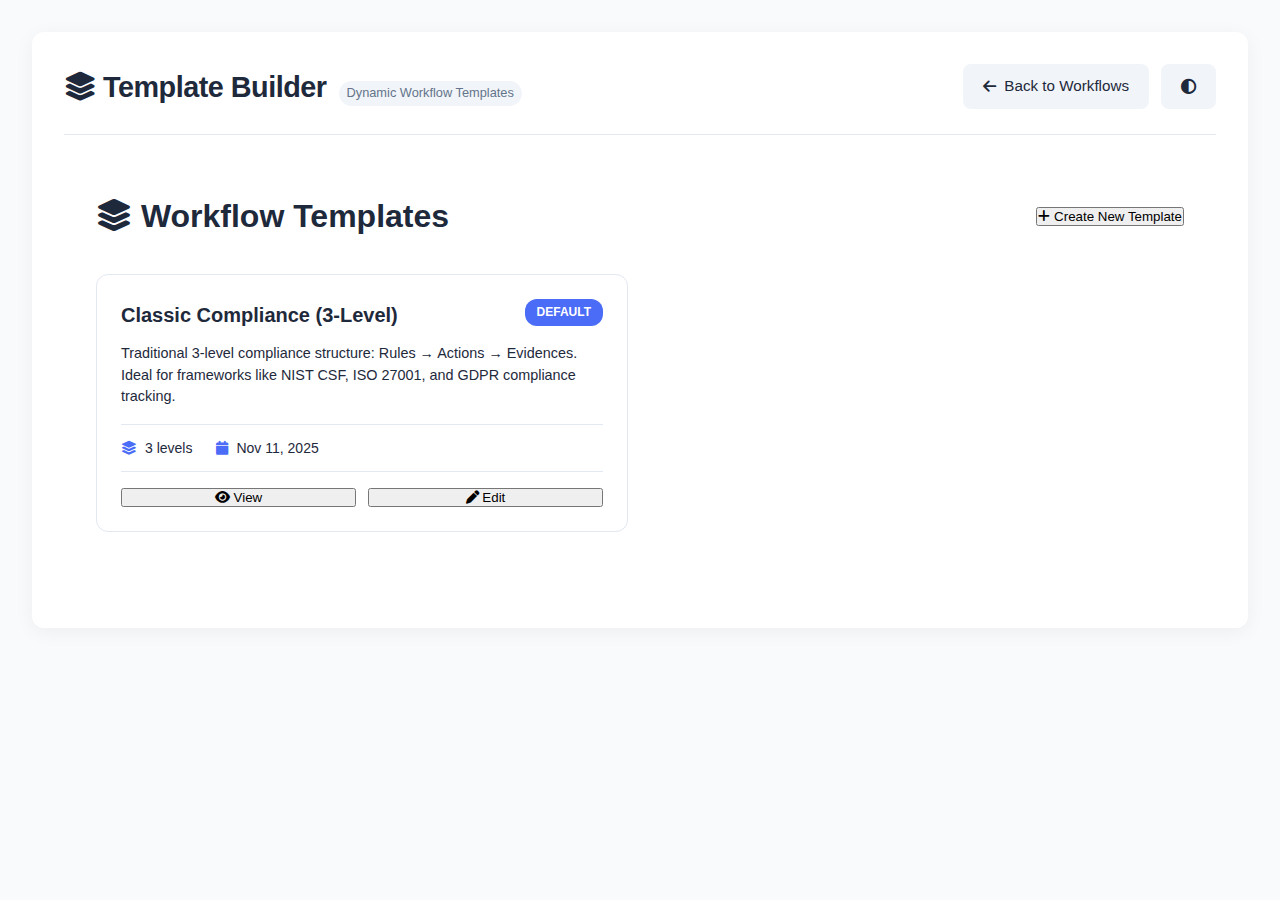
<file: template-builder.html>
<!DOCTYPE html>
<html lang="en">
<head>
    <meta charset="UTF-8">
    <meta name="viewport" content="width=device-width, initial-scale=1.0">
    <title>Template Builder - Compliance Workflow Manager</title>
    <meta name="description" content="Create and manage workflow templates with custom levels and unit configurations">
    <link rel="stylesheet" href="https://cdnjs.cloudflare.com/ajax/libs/font-awesome/6.4.0/css/all.min.css">
    <link rel="stylesheet" href="style.css">
    <link rel="stylesheet" href="template-builder.css">
    <link rel="icon" href="data:image/svg+xml,<svg xmlns='http://www.w3.org/2000/svg' viewBox='0 0 24 24'><path fill='%236366f1' d='M12 2L2 7v10l10 5 10-5V7L12 2zm0 2.24L19.5 8.5 12 12.26 4.5 8.5 12 4.24zM3 8.82v6.36l8 4v-6.72L3 8.82zm9 3.46v6.72l8-4V8.82l-8 3.46z'/></svg>">
</head>
<body>
    <div id="app-container">
        <!-- Header -->
        <div class="top-bar">
            <div class="header-controls">
                <div class="header-title">
                    <h1><i class="fa-solid fa-layer-group"></i> Template Builder</h1>
                    <div class="app-version">Dynamic Workflow Templates</div>
                </div>
                <div class="header-buttons">
                    <a href="index.html" class="doc-button" title="Back to Workflows">
                        <i class="fa-solid fa-arrow-left"></i> Back to Workflows
                    </a>
                    <button id="theme-toggle-btn" class="doc-button" title="Toggle Dark/Light Theme">
                        <i class="fa-solid fa-circle-half-stroke"></i>
                    </button>
                </div>
            </div>
        </div>

        <!-- Main Content Area -->
        <div id="template-content">
            <div class="loading-state">Loading templates...</div>
        </div>
    </div>

    <!-- Modal -->
    <div id="modal-backdrop" class="hidden">
        <div id="modal-content">
            <button id="modal-close-btn" class="modal-close" title="Close">
                <i class="fa-solid fa-xmark"></i>
            </button>
            <h3 id="modal-title">Modal Title</h3>
            <div id="modal-body"></div>
        </div>
    </div>

    <script src="template-builder.js"></script>
</body>
</html>
</file>
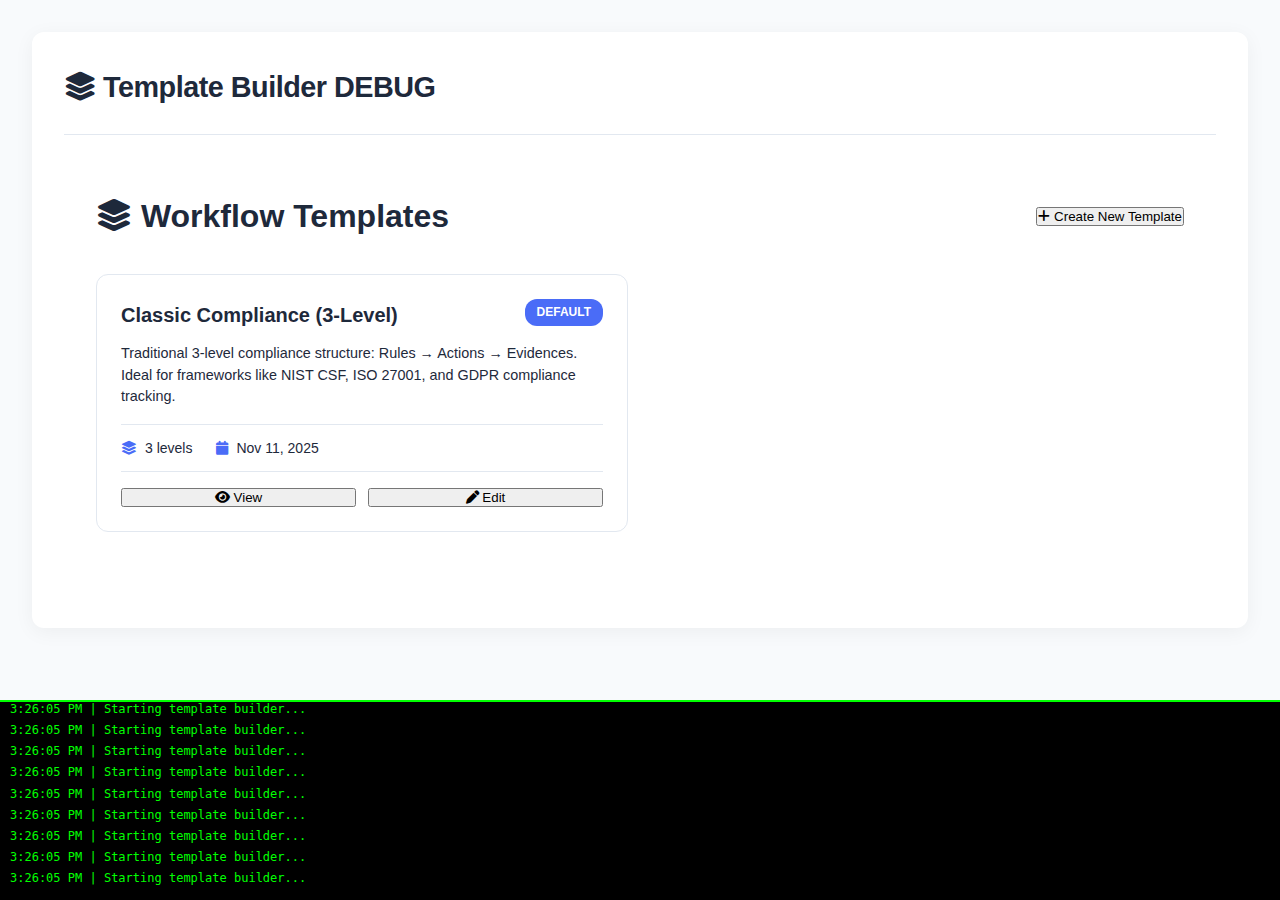
<file: TEMPLATE-DEBUG.html>
<!DOCTYPE html>
<html lang="en">
<head>
    <meta charset="UTF-8">
    <title>Template Builder DEBUG</title>
    <link rel="stylesheet" href="https://cdnjs.cloudflare.com/ajax/libs/font-awesome/6.4.0/css/all.min.css">
    <link rel="stylesheet" href="style.css">
    <link rel="stylesheet" href="template-builder.css">
    <style>
        #debug-output {
            position: fixed;
            bottom: 0;
            left: 0;
            right: 0;
            background: #000;
            color: #0f0;
            padding: 10px;
            font-family: monospace;
            font-size: 12px;
            max-height: 200px;
            overflow-y: auto;
            border-top: 2px solid #0f0;
            z-index: 10000;
        }
        .debug-line { margin: 2px 0; }
        .debug-error { color: #f00; }
        .debug-success { color: #0f0; }
        .debug-warn { color: #ff0; }
    </style>
</head>
<body>
    <div id="app-container">
        <div class="top-bar">
            <div class="header-controls">
                <div class="header-title">
                    <h1><i class="fa-solid fa-layer-group"></i> Template Builder DEBUG</h1>
                </div>
            </div>
        </div>

        <div id="template-content">
            <div class="loading-state">Loading...</div>
        </div>
    </div>

    <div id="debug-output">
        <div class="debug-line debug-success">Debug Console Ready</div>
    </div>

    <script>
        // Debug logger
        const debugLog = (message, type = 'info') => {
            const output = document.getElementById('debug-output');
            const line = document.createElement('div');
            line.className = `debug-line debug-${type}`;
            line.textContent = new Date().toLocaleTimeString() + ' | ' + message;
            output.appendChild(line);
            output.scrollTop = output.scrollHeight;
            console.log(message);
        };

        // Override console methods
        const originalLog = console.log;
        const originalError = console.error;
        console.log = (...args) => {
            debugLog(args.join(' '), 'success');
            originalLog.apply(console, args);
        };
        console.error = (...args) => {
            debugLog(args.join(' '), 'error');
            originalError.apply(console, args);
        };

        debugLog('Starting template builder...', 'success');
    </script>
    
    <script src="template-builder.js"></script>
    
    <script>
        // After template builder loads, add click interceptor
        document.addEventListener('click', (e) => {
            if (e.target.closest('button')) {
                const btn = e.target.closest('button');
                debugLog(`Button clicked: ${btn.textContent.trim()}`, 'warn');
                
                // If it's the save button, log form state before save
                if (btn.textContent.includes('Create Template') || btn.textContent.includes('Update Template')) {
                    setTimeout(() => {
                        debugLog('=== PRE-SAVE DEBUG ===', 'warn');
                        debugLog(`Template name input exists: ${!!document.getElementById('template-name')}`, 'info');
                        debugLog(`Template name value: "${document.getElementById('template-name')?.value}"`, 'info');
                        debugLog(`Levels with data-level-index: ${document.querySelectorAll('[data-level-index]').length}`, 'info');
                        
                        document.querySelectorAll('[data-level-index]').forEach((el, idx) => {
                            const nameInput = el.querySelector('.level-name');
                            debugLog(`  Level ${idx} name: "${nameInput?.value}"`, 'info');
                        });
                    }, 10);
                }
            }
        });
    </script>
</body>
</html>
</file>
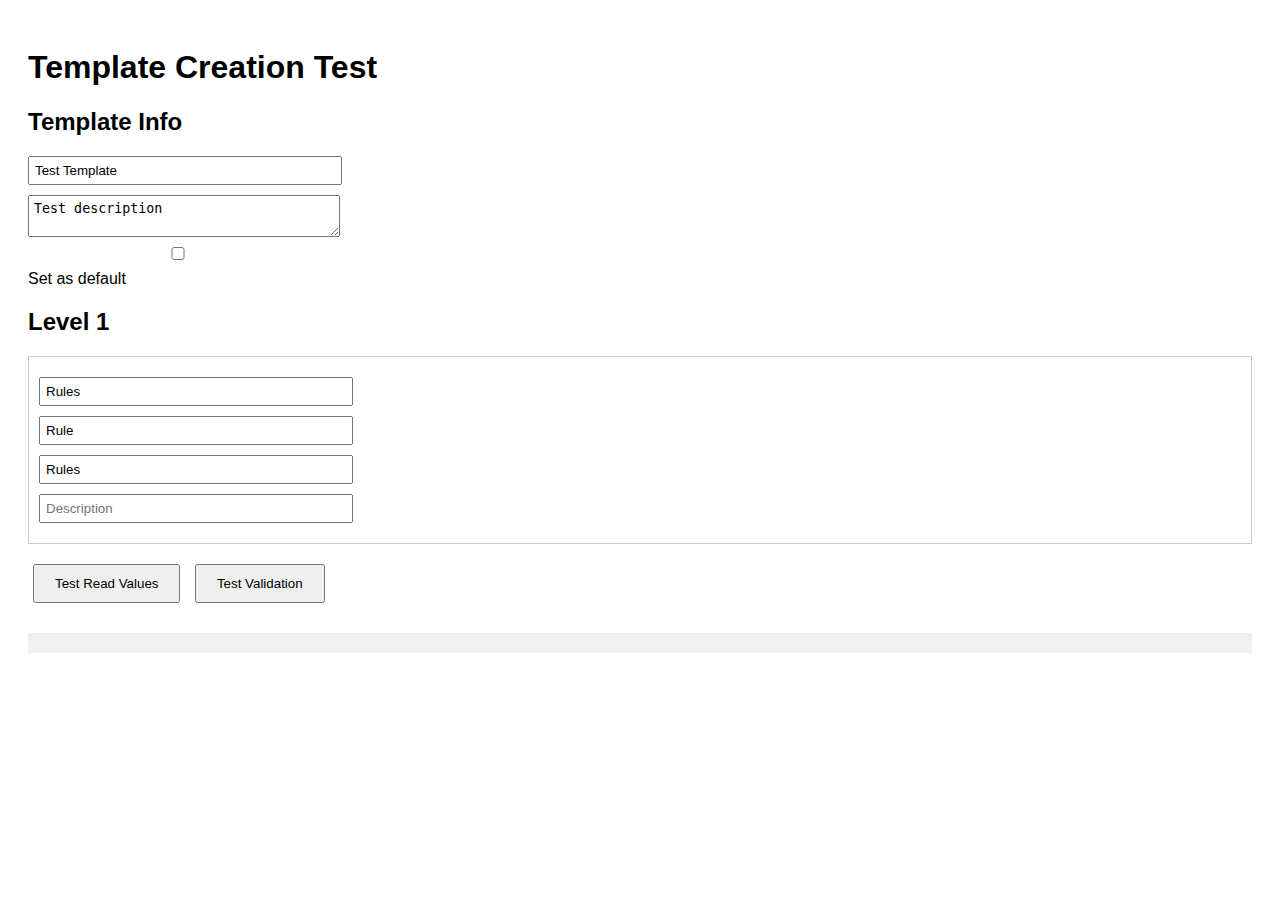
<file: test-template-creation.html>
<!DOCTYPE html>
<html>
<head>
    <title>Template Creation Test</title>
    <style>
        body { font-family: Arial; padding: 20px; }
        input, textarea { display: block; margin: 10px 0; padding: 5px; width: 300px; }
        button { padding: 10px 20px; margin: 10px 5px; }
        .level-item { border: 1px solid #ccc; padding: 10px; margin: 10px 0; }
        #output { background: #f0f0f0; padding: 10px; margin-top: 20px; white-space: pre-wrap; }
    </style>
</head>
<body>
    <h1>Template Creation Test</h1>
    
    <h2>Template Info</h2>
    <input type="text" id="template-name" placeholder="Template Name" value="Test Template">
    <textarea id="template-description" placeholder="Description">Test description</textarea>
    <label><input type="checkbox" id="template-default"> Set as default</label>
    
    <h2>Level 1</h2>
    <div class="level-item" data-level-index="0">
        <input type="text" class="level-name" placeholder="Level Name" value="Rules">
        <input type="text" class="level-singular" placeholder="Singular" value="Rule">
        <input type="text" class="level-plural" placeholder="Plural" value="Rules">
        <input type="text" class="level-description" placeholder="Description">
    </div>
    
    <button onclick="testRead()">Test Read Values</button>
    <button onclick="testValidation()">Test Validation</button>
    
    <div id="output"></div>
    
    <script>
        function testRead() {
            const output = document.getElementById('output');
            
            // Test template fields
            const nameEl = document.getElementById('template-name');
            const descEl = document.getElementById('template-description');
            const defEl = document.getElementById('template-default');
            
            // Test level fields
            const levelEl = document.querySelector('[data-level-index="0"]');
            const levelNameEl = levelEl ? levelEl.querySelector('.level-name') : null;
            const levelSingularEl = levelEl ? levelEl.querySelector('.level-singular') : null;
            const levelPluralEl = levelEl ? levelEl.querySelector('.level-plural') : null;
            
            const result = {
                templateName: nameEl ? nameEl.value : 'NOT FOUND',
                templateDesc: descEl ? descEl.value : 'NOT FOUND',
                templateDefault: defEl ? defEl.checked : 'NOT FOUND',
                levelElement: levelEl ? 'FOUND' : 'NOT FOUND',
                levelName: levelNameEl ? levelNameEl.value : 'NOT FOUND',
                levelSingular: levelSingularEl ? levelSingularEl.value : 'NOT FOUND',
                levelPlural: levelPluralEl ? levelPluralEl.value : 'NOT FOUND'
            };
            
            output.textContent = 'READ TEST:\n' + JSON.stringify(result, null, 2);
            console.log('Read test:', result);
        }
        
        function testValidation() {
            const output = document.getElementById('output');
            
            const template = {
                name: document.getElementById('template-name').value.trim(),
                description: document.getElementById('template-description').value.trim(),
                levels: []
            };
            
            const levelEl = document.querySelector('[data-level-index="0"]');
            if (levelEl) {
                const level = {
                    name: levelEl.querySelector('.level-name').value.trim(),
                    singularName: levelEl.querySelector('.level-singular').value.trim(),
                    pluralName: levelEl.querySelector('.level-plural').value.trim()
                };
                template.levels.push(level);
            }
            
            // Validate
            const errors = [];
            if (!template.name) errors.push('Template name is required');
            
            template.levels.forEach((level, idx) => {
                if (!level.name) errors.push(`Level ${idx + 1} name is required`);
                if (!level.singularName) errors.push(`Level ${idx + 1} singular name is required`);
                if (!level.pluralName) errors.push(`Level ${idx + 1} plural name is required`);
            });
            
            output.textContent = 'VALIDATION TEST:\n' + 
                'Template: ' + JSON.stringify(template, null, 2) + '\n\n' +
                'Errors: ' + (errors.length > 0 ? errors.join('\n') : 'NONE - VALID!');
            console.log('Validation test:', { template, errors });
        }
    </script>
</body>
</html>
</file>
<file: style.css>
/* --- THEME DEFINITIONS --- */
:root {
    --primary-color: #4a6cf7;
    --success-color: #10b981;
    --warning-color: #f59e0b;
    --danger-color: #ef4444;
    --info-color: #3b82f6;
    --accent-color: #6366f1;
    --bg-color: #f8fafc;
    --surface-color: #ffffff;
    --surface-alt-color: #f1f5f9;
    --border-color: #e2e8f0;
    --text-color: #1e293b;
    --text-muted-color: #64748b;
    --border-radius: 12px;
    --box-shadow: 0 4px 20px rgba(0, 0, 0, 0.05);
    --transition: all 0.3s ease;
}

body.dark-theme {
    --primary-color: #6366f1;
    --success-color: #10b981;
    --warning-color: #f59e0b;
    --danger-color: #ef4444;
    --info-color: #60a5fa;
    --accent-color: #818cf8;
    --bg-color: #0f172a;
    --surface-color: #1e293b;
    --surface-alt-color: #334155;
    --border-color: #475569;
    --text-color: #e0e0e0;
    --text-muted-color: #94a3b8;
}

/* PPM Export Button */
.btn-export-board {
    background-color: #4a6cf7;
    color: white;
    padding: 0.5rem 1rem;
    border-radius: 6px;
    font-size: 0.875rem;
    font-weight: 500;
    display: inline-flex;
    align-items: center;
    gap: 0.5rem;
    border: none;
    cursor: pointer;
    transition: all 0.2s ease;
}

.btn-export-board:hover {
    background-color: #3b5dd6;
    transform: translateY(-1px);
    box-shadow: 0 4px 8px rgba(74, 108, 247, 0.3);
}

.btn-export-board i {
    font-size: 1rem;
}

/* Navigation Link to Boards */
.nav-link-boards {
    display: inline-flex;
    align-items: center;
    gap: 0.5rem;
    padding: 0.5rem 1rem;
    margin-left: 1rem;
    background-color: var(--surface-alt-color);
    color: var(--text-color);
    text-decoration: none;
    border-radius: 6px;
    font-size: 0.875rem;
    font-weight: 500;
    transition: all 0.2s ease;
}

.nav-link-boards:hover {
    background-color: var(--primary-color);
    color: white;
    transform: translateY(-1px);
}

.header-left {
    display: flex;
    align-items: center;
}

/* --- General & Typography --- */
* { box-sizing: border-box; margin: 0; padding: 0; }
body {
    font-family: -apple-system, BlinkMacSystemFont, "Segoe UI", Roboto, "Helvetica Neue", Arial, sans-serif;
    background-color: var(--bg-color); color: var(--text-color);
    line-height: 1.6; margin: 0; padding: 2rem; transition: var(--transition);
}
body.modal-open { overflow: hidden; }

#app-container {
    max-width: 1400px; margin: 0 auto; background-color: var(--surface-color);
    border-radius: var(--border-radius); box-shadow: var(--box-shadow);
    padding: 2rem; transition: var(--transition);
}

.loading-state, .empty-state { text-align: center; color: var(--text-muted-color); padding: 3rem; font-size: 1.15rem; font-style: italic; }

/* --- Header & Top Bar --- */
.top-bar { padding-bottom: 1.5rem; margin-bottom: 1.5rem; border-bottom: 1px solid var(--border-color); }
.header-controls { display: flex; justify-content: space-between; align-items: flex-start; gap: 1.25rem; flex-wrap: wrap; }
.header-title { display: flex; align-items: baseline; gap: 0.75rem; }
h1 { font-weight: 700; font-size: 1.8rem; letter-spacing: -0.5px; }
.app-version { font-size: 0.8rem; color: var(--text-muted-color); background: var(--surface-alt-color); padding: 0.15rem 0.5rem; border-radius: 20px; }

.header-buttons { display: flex; gap: 0.75rem; }
.doc-button {
    background-color: var(--surface-alt-color); color: var(--text-color); padding: 0.65rem 1.25rem;
    border-radius: 8px; text-decoration: none; font-weight: 500; font-size: 0.95rem;
    transition: var(--transition); border: none; cursor: pointer; display: flex; align-items: center; gap: 0.5rem;
}
.doc-button:hover { background-color: var(--border-color); }
.doc-button.danger { color: var(--danger-color); border: 1px solid rgba(239, 68, 68, 0.3); background: transparent; }

/* FLOW PICKER */
.flows-bar { display: flex; gap: .5rem; align-items: center; flex-wrap: wrap; }
.flow-label { font-weight: 600; color: var(--text-muted-color); }
#flow-select { padding: .55rem .7rem; border: 1px solid var(--border-color); border-radius: 8px; background: var(--surface-color); color: var(--text-color); min-width: 220px; }
.linked-indicator { 
    display: inline-flex; 
    align-items: center; 
    gap: 0.4rem; 
    padding: 0.4rem 0.8rem; 
    background: rgba(99, 102, 241, 0.1); 
    border: 1px solid rgba(99, 102, 241, 0.3); 
    border-radius: 20px; 
    color: var(--accent-color); 
    font-size: 0.85rem; 
    font-weight: 500;
}

/* --- Mode Switch & Global Settings --- */
.mode-toggle { display: flex; align-items: center; gap: 0.75rem; }
.mode-label { font-size: 0.95rem; font-weight: 500; color: var(--text-muted-color); }
.switch { position: relative; display: inline-block; width: 60px; height: 32px; }
.switch input { opacity: 0; width: 0; height: 0; }
.slider { position: absolute; cursor: pointer; top: 0; left: 0; right: 0; bottom: 0; background-color: #ccc; transition: .4s; }
.slider:before { position: absolute; content: ""; height: 24px; width: 24px; left: 4px; bottom: 4px; background-color: white; transition: .4s; }
input:checked + .slider { background-color: var(--success-color); }
input:checked + .slider:before { transform: translateX(28px); }
.slider.round { border-radius: 34px; }
.slider.round:before { border-radius: 50%; }

.global-settings { display: flex; justify-content: space-between; align-items: center; background-color: var(--surface-alt-color); padding: 1rem 1.5rem; margin-top: 1.25rem; border: 1px solid var(--border-color); border-radius: var(--border-radius); transition: var(--transition); }
.global-settings .right-global { display: flex; gap: .5rem; }
.global-settings .left-global { display: flex; gap: 1.25rem; align-items: center; }
#save-structure-btn.primary { background-color: var(--primary-color); color: white; border-radius: 8px; padding: .7rem 1.2rem; border: none; cursor: pointer; }
#save-execution-btn.secondary { background-color: var(--info-color); color: white; border-radius: 8px; padding: .7rem 1.2rem; border: none; cursor: pointer; }
#save-structure-btn:hover { opacity: .9; } #save-execution-btn:hover { opacity: .9; }

/* --- Control & Registers --- */
.control-node { border: 1px solid var(--border-color); border-radius: var(--border-radius); margin-bottom: 2rem; overflow: hidden; }
.control-header { padding: 1rem 1.5rem; background-color: var(--surface-alt-color); border-bottom: 1px solid var(--border-color); }
.control-header-top { display: flex; align-items: center; justify-content: space-between; margin-bottom: 1rem; }
.control-title { font-weight: 700; font-size: 1.3rem; color: var(--text-color); flex-grow: 1;}
.registers-container { display: flex; min-height: 400px; }
.action-register-panel, .evidence-register-panel { padding: 1.5rem; transition: var(--transition); }
.action-register-panel { width: 40%; border-right: 1px solid var(--border-color); }
.evidence-register-panel { width: 60%; background-color: var(--surface-alt-color); }
.panel-title { font-size: 1.2rem; font-weight: 700; margin-bottom: 1.5rem; display: flex; align-items: center; gap: 0.5rem; color: var(--text-color); }
.panel-title .fa-solid { color: var(--primary-color); }
.validation-error { font-size: 0.85rem; color: var(--danger-color); font-weight: 600; background-color: rgba(239, 68, 68, 0.1); padding: 0.5rem; border-radius: 6px; margin-top: 0.5rem; }

/* --- Progress Bars --- */
.progress-bar-container { width: 100%; background-color: var(--border-color); border-radius: 20px; height: 8px; overflow: hidden; margin-top: 0.5rem; }
.progress-bar { height: 100%; width: 0%; background-color: var(--primary-color); border-radius: 20px; transition: width 0.5s ease-out; }

/* --- Action Item --- */
.action-item { padding: 1rem; border-radius: 8px; margin-bottom: 1rem; border: 1px solid var(--border-color); background-color: var(--surface-color); cursor: pointer; transition: var(--transition); }
.action-item:hover { transform: translateY(-2px); box-shadow: var(--box-shadow); }
.action-item.selected { background-color: var(--primary-color); color: white; border-color: var(--primary-color); }
.action-item.selected .action-name, .action-item.selected .action-text, .action-item.selected .validation-error { color: white; }
.action-item.selected .validation-error { background-color: rgba(255,255,255,0.2); }
.action-item.selected .progress-bar-container { background-color: rgba(255,255,255,0.3); }
.action-item.selected .progress-bar { background-color: white; }
.action-item-header { display: flex; justify-content: space-between; align-items: flex-start; }
.action-name { font-weight: 600; font-size: 1.1rem; }
.action-text { font-size: 0.9rem; color: var(--text-muted-color); padding-top: 0.5rem; margin-top: 0.5rem; }

/* --- Evidence Item --- */
.evidence-node { padding: 1.5rem; transition: var(--transition); border-radius: var(--border-radius); margin-bottom: 1rem; border: 1px solid var(--border-color); background-color: var(--surface-color); }
.evidence-node:last-child { margin-bottom: 0; }
.evidence-header { display: flex; align-items: center; justify-content: space-between; margin-bottom: 1rem; flex-wrap: wrap; gap: 1rem;}
.evidence-title { display: flex; align-items: center; font-weight: 600; gap: 1rem; flex-grow: 1; }
.evidence-title.completed { color: var(--text-muted-color); }
.evidence-title.completed .title-label { text-decoration: line-through; }
.title-label { flex: 1; cursor: pointer; }
.evidence-grade-selector { display: flex; align-items: center; gap: 0.5rem; }
.evidence-grade-selector label { font-size: 0.9rem; font-weight: 500; }
.evidence-grade-selector select { font-family: inherit; padding: 0.25rem 0.5rem; border-radius: 4px; border: 1px solid var(--border-color); background-color: var(--surface-color); color: var(--text-color); }
.evidence-text-creation { width: 100%; min-height: 60px; padding: 10px; border: 1px solid var(--border-color); border-radius: 6px; resize: vertical; background: var(--surface-color); color: var(--text-color); font-family: inherit; font-size: 0.95rem; margin-top: 1rem; }
.evidence-text-execution { color: var(--text-muted-color); font-size: 0.95rem; margin-top: 1rem; padding: 0.5rem; background-color: var(--surface-alt-color); border-radius: 6px; }

.evidence-tags { margin: 1.2rem 0; display: flex; flex-wrap: wrap; gap: 0.6rem; align-items: center; }
.footer-item-list { display: flex; gap: 0.75rem; flex-wrap: wrap; margin-bottom: 1rem; }
.footer-item { background: rgba(99, 102, 241, 0.1); border: 1px solid rgba(99, 102, 241, 0.2); color: var(--accent-color); padding: 0.6rem 1.2rem; border-radius: 20px; font-size: 0.9rem; transition: var(--transition); display: flex; align-items: center; gap: 0.5rem; cursor: pointer; }
.footer-item:hover { background: rgba(99, 102, 241, 0.2); transform: translateY(-2px); }
.footer-controls { display: flex; gap: 0.5rem; flex-wrap: wrap; }
.footer-controls button { font-size: 0.9rem; padding: 0.6rem 1rem; border-radius: 8px; border: none; color: white; cursor: pointer; transition: var(--transition); display: flex; align-items: center; gap: 0.4rem; background: var(--accent-color); }
.footer-controls button:hover { background: var(--primary-color); }

.controls { display: flex; gap: 0.5rem; }
.controls button { background: none; border: 1px solid var(--border-color); color: var(--text-muted-color); cursor: pointer; font-size: 0.95rem; padding: 0.5rem; border-radius: 8px; width: 36px; height: 36px; line-height: 1; transition: var(--transition); display: flex; align-items: center; justify-content: center; }
.controls button:hover { background-color: var(--surface-alt-color); transform: translateY(-2px); }
.btn-add { color: var(--success-color) !important; border-color: rgba(16, 185, 129, 0.3) !important; }
.btn-edit { color: var(--warning-color) !important; border-color: rgba(245, 158, 11, 0.3) !important; }
.btn-delete { color: var(--danger-color) !important; border-color: rgba(239, 68, 68, 0.3) !important; }
.btn-manage { color: var(--text-muted-color) !important; }

/* --- Mode-Specific Visibility --- */
.execution-mode .creation-only { display: none !important; }
.creation-mode .execution-only { display: none !important; }
.execution-mode .evidence-node.locked { opacity: 0.6; pointer-events: none; }
.execution-mode .evidence-node.locked .evidence-title { pointer-events: all; }
.execution-mode .evidence-node.active { border-color: var(--primary-color); box-shadow: 0 0 15px rgba(74, 108, 247, 0.2); }
body.dark-theme .execution-mode .evidence-node.active { background-color: rgba(99, 102, 241, 0.15); }

/* --- Modal --- */
#modal-backdrop{position:fixed;top:0;left:0;width:100%;height:100%;background-color:rgba(0,0,0,0.7);display:flex;justify-content:center;align-items:center;z-index:1000;transition:opacity .3s;backdrop-filter:blur(4px)}
#modal-backdrop.hidden{opacity:0;pointer-events:none}
#modal-content{background:var(--surface-color);padding:2.5rem;border-radius:var(--border-radius);box-shadow:0 10px 50px rgba(0,0,0,0.3);width:90%;max-width:900px;height:85vh;max-height:85vh;position:relative;display:flex;flex-direction:column;transform:translateY(20px);animation:modalAppear .4s ease forwards}
@keyframes modalAppear{to{transform:translateY(0);opacity:1}}
#modal-close-btn{position:absolute;top:1.5rem;right:1.5rem;background:0 0;border:none;font-size:1.8rem;cursor:pointer;color:var(--text-muted-color);z-index:10;transition:var(--transition);width:40px;height:40px;display:flex;align-items:center;justify-content:center;border-radius:50%}
#modal-close-btn:hover{color:var(--danger-color);background-color:var(--surface-alt-color)}
#modal-title{margin-bottom:1.5rem;padding-bottom:1rem;border-bottom:1px solid var(--border-color);color:var(--text-color)}
#modal-body{flex-grow:1;overflow-y:auto;display:flex;flex-direction:column;padding:.5rem 0}
.modal-link-container{display:flex;flex-direction:column;height:100%;border-radius:8px;overflow:hidden;border:1px solid var(--border-color)}
.modal-link-frame{width:100%;flex-grow:1;border:none;background:#fff}
.modal-link-actions{padding:1rem;background:var(--surface-alt-color);display:flex;justify-content:flex-end}
.open-external{display:flex;align-items:center;gap:.5rem;color:var(--primary-color);text-decoration:none;font-weight:500}
.open-external:hover{text-decoration:underline}
.modal-gallery{display:grid;grid-template-columns:repeat(auto-fill,minmax(200px,1fr));gap:1.5rem;padding:1rem}
.modal-gallery-image{max-width:100%;border-radius:8px;box-shadow:0 4px 15px rgba(0,0,0,0.08)}
.modal-section{margin-bottom:1.5rem}
.modal-section h4{margin-bottom:.6rem}
.modal-list{list-style:none;margin:0;padding:0}
.modal-item{display:flex;justify-content:space-between;align-items:center;padding:.6rem .6rem;border:1px solid var(--border-color);border-radius:10px;background:var(--surface-color);margin-bottom:.5rem}
.modal-item-text{font-size:.95rem}
.modal-item-controls{display:flex;gap:.4rem}
.modal-item-controls .btn-edit,.modal-item-controls .btn-delete{background:none;border:1px solid var(--border-color);color:var(--text-muted-color);cursor:pointer;font-size:.95rem;padding:.4rem .5rem;border-radius:8px;width:36px;height:36px;line-height:1;transition:var(--transition);display:flex;align-items:center;justify-content:center}
.modal-item-controls .btn-edit:hover{background:var(--surface-alt-color)}
.modal-item-controls .btn-delete:hover{background:rgba(239,68,68,.12);border-color:rgba(239,68,68,.35);color:var(--danger-color)}
.modal-form{display:flex;flex-direction:column;gap:.7rem}
.modal-form input[type=text],.modal-form textarea{padding:.6rem .8rem;border:1px solid var(--border-color);border-radius:8px;background:var(--surface-color);color:var(--text-color);font-family:inherit}
.modal-form textarea{min-height:120px;resize:vertical}
.modal-form-actions{display:flex;justify-content:flex-end;gap:.6rem;margin-top:.7rem}
.modal-form-actions .cancel,.modal-form-actions .save{border:none;padding:.6rem 1rem;border-radius:8px;cursor:pointer;color:#fff}
.modal-form-actions .cancel{background:var(--text-muted-color)}
.modal-form-actions .save{background:var(--primary-color)}

/* Utility */
.hidden { display: none !important; }

/* Tag filter banner */
.tag-filter-chip {
    display: inline-flex;
    align-items: center;
    gap: .5rem;
    background: var(--surface-alt-color);
    border: 1px solid var(--border-color);
    padding: .5rem .75rem;
    border-radius: 999px;
    font-size: 0.9rem;
}
.btn-export-tag-board {
    background: var(--primary-color); color: white; border: none;
    padding: 0.4rem 0.75rem; border-radius: 6px; cursor: pointer; transition: var(--transition);
    font-weight: 600; display: inline-flex; align-items: center; gap: 0.4rem;
    font-size: 0.85rem;
}
.btn-export-tag-board:hover { background: var(--accent-color); transform: translateY(-1px); box-shadow: 0 2px 8px rgba(74, 108, 247, 0.3); }
.btn-export-tag-board.hidden { display: none !important; }
.clear-tag-filter {
    border: 1px solid var(--border-color);
    background: none;
    padding: .25rem .6rem;
    border-radius: 999px;
    cursor: pointer;
    color: var(--text-muted-color);
}
.clear-tag-filter:hover { background: var(--border-color); }

/* ===== MOBILE RESPONSIVE ===== */

/* Tablet Portrait and Below */
@media (max-width: 1024px) {
    #app-container {
        padding: 1.5rem;
    }
    
    body {
        padding: 1rem;
    }
}

/* Mobile Large (Standard Smartphones) */
@media (max-width: 768px) {
    /* Body and Container */
    body {
        padding: 0.5rem;
        font-size: 15px;
        overflow-y: auto;
        height: auto;
    }
    
    #app-container {
        padding: 1rem;
        border-radius: 8px;
        height: auto;
        min-height: 100vh;
    }
    
    /* ==== MOBILE ACCORDION SYSTEM ==== */
    
    /* Control Accordion */
    .control-node {
        margin-bottom: 0.75rem;
    }
    
    .control-accordion-toggle {
        display: flex;
        align-items: center;
        justify-content: space-between;
        width: 100%;
        background: var(--surface-alt-color);
        border: none;
        padding: 1rem;
        cursor: pointer;
        border-radius: 8px;
        margin-bottom: 0.5rem;
        transition: background 0.2s;
        min-height: 52px;
    }
    
    .control-accordion-toggle:active {
        background: var(--border-color);
    }
    
    .control-accordion-toggle .toggle-left {
        display: flex;
        align-items: center;
        gap: 0.75rem;
        flex: 1;
    }
    
    .control-accordion-toggle .toggle-icon {
        font-size: 1.2rem;
        transition: transform 0.3s ease;
        color: var(--primary-color);
        min-width: 24px;
    }
    
    .control-accordion-toggle.collapsed .toggle-icon {
        transform: rotate(-90deg);
    }
    
    .control-accordion-toggle .control-title-mobile {
        font-size: 1rem;
        font-weight: 600;
        text-align: left;
        color: var(--text-color);
        line-height: 1.3;
    }
    
    .control-accordion-content {
        max-height: 5000px;
        overflow: hidden;
        transition: max-height 0.4s ease, opacity 0.3s ease;
        opacity: 1;
    }
    
    .control-accordion-content.collapsed {
        max-height: 0;
        opacity: 0;
        pointer-events: none;
    }
    
    /* Panel Accordion (Actions/Evidence) */
    .panel-accordion-toggle {
        display: flex;
        align-items: center;
        justify-content: space-between;
        width: 100%;
        background: var(--surface-color);
        border: 1px solid var(--border-color);
        padding: 0.875rem 1rem;
        cursor: pointer;
        border-radius: 6px;
        margin-bottom: 0.5rem;
        transition: all 0.2s;
        min-height: 48px;
    }
    
    .panel-accordion-toggle:active {
        background: var(--surface-alt-color);
    }
    
    .panel-accordion-toggle .toggle-left {
        display: flex;
        align-items: center;
        gap: 0.5rem;
    }
    
    .panel-accordion-toggle .toggle-icon {
        font-size: 1rem;
        transition: transform 0.3s ease;
        color: var(--text-color);
    }
    
    .panel-accordion-toggle.collapsed .toggle-icon {
        transform: rotate(-90deg);
    }
    
    .panel-accordion-toggle .panel-title-mobile {
        font-size: 0.95rem;
        font-weight: 600;
        color: var(--text-color);
    }
    
    .panel-accordion-toggle .panel-count {
        font-size: 0.85rem;
        color: var(--text-muted-color);
        background: var(--border-color);
        padding: 0.2rem 0.5rem;
        border-radius: 12px;
    }
    
    .panel-accordion-content {
        max-height: 3000px;
        overflow: hidden;
        transition: max-height 0.3s ease, opacity 0.25s ease;
        opacity: 1;
    }
    
    .panel-accordion-content.collapsed {
        max-height: 0;
        opacity: 0;
        pointer-events: none;
    }
    
    /* Header */
    .header-controls {
        flex-direction: column;
        align-items: stretch;
        gap: 1rem;
    }
    
    .header-title {
        flex-direction: column;
        align-items: flex-start;
        gap: 0.5rem;
    }
    
    .header-title h1 {
        font-size: 1.5rem;
    }
    
    .header-buttons {
        width: 100%;
        flex-wrap: wrap;
    }
    
    .header-buttons button {
        flex: 1;
        min-width: 140px;
        justify-content: center;
    }
    
    /* Flows Bar */
    .flows-bar {
        flex-direction: column;
        align-items: stretch;
        gap: 0.75rem;
    }
    
    #flow-select {
        width: 100%;
        min-width: 0;
    }
    
    .flows-bar button {
        width: 100%;
        justify-content: center;
    }
    
    .nav-link-boards {
        width: 100%;
        justify-content: center;
        margin-left: 0;
        margin-top: 0.5rem;
    }
    
    /* Mode Toggle */
    .mode-toggle {
        flex-direction: column;
        align-items: stretch;
        gap: 0.75rem;
    }
    
    .mode-toggle label {
        text-align: center;
    }
    
    /* Global Settings */
    .global-settings {
        flex-direction: column;
        gap: 1rem;
        padding: 1rem;
    }
    
    .global-settings .left-global {
        flex-direction: column;
        align-items: stretch;
        width: 100%;
        gap: 0.75rem;
    }
    
    .global-settings .right-global {
        width: 100%;
        justify-content: space-between;
    }
    
    /* TWO-PANEL LAYOUT → ACCORDION PANELS */
    .registers-container {
        flex-direction: column;
        min-height: auto;
        height: auto;
        overflow: visible;
        gap: 0.75rem;
    }
    
    .action-register-panel,
    .evidence-register-panel {
        width: 100% !important;
        border-right: none;
        border: 1px solid var(--border-color);
        border-radius: 8px;
        padding: 0;
        min-height: auto;
        height: auto;
        background: var(--surface-color);
    }
    
    .action-register-panel .panel-accordion-content,
    .evidence-register-panel .panel-accordion-content {
        padding: 0.75rem;
    }
    
    .panel-title {
        display: none; /* Hidden on mobile, replaced by accordion toggle */
    }
    
    /* Control Headers */
    .control-header-top {
        flex-direction: column;
        align-items: flex-start;
        gap: 0.75rem;
    }
    
    .control-title {
        font-size: 1.2rem;
    }
    
    /* Action and Evidence Items */
    .action-item-header {
        flex-direction: column;
        align-items: flex-start;
        gap: 0.5rem;
    }
    
    .evidence-header {
        flex-direction: column;
        align-items: flex-start;
    }
    
    .evidence-title {
        width: 100%;
        flex-wrap: wrap;
    }
    
    .evidence-grade-selector {
        width: 100%;
        justify-content: flex-start;
        margin-top: 0.5rem;
    }
    
    /* Controls - ENLARGE TOUCH TARGETS */
    .controls button {
        width: 44px;
        height: 44px;
        font-size: 1.1rem;
        min-width: 44px;
        min-height: 44px;
    }
    
    /* Footer Controls */
    .footer-controls {
        flex-direction: column;
    }
    
    .footer-controls button {
        width: 100%;
        justify-content: center;
        padding: 0.75rem 1rem;
    }
    
    /* Export Board Button */
    .btn-export-board {
        width: 100%;
        justify-content: center;
        padding: 0.75rem 1rem;
    }
    
    /* Tags */
    .evidence-tags {
        gap: 0.5rem;
    }
    
    .tag {
        font-size: 0.85rem;
        padding: 0.4rem 0.8rem;
    }
    
    /* Modal */
    #modal-backdrop {
        padding: 0;
    }
    
    #modal-content {
        width: 100%;
        max-width: 100%;
        height: 100vh;
        max-height: 100vh;
        border-radius: 0;
        padding: 1.5rem 1rem;
    }
    
    #modal-close-btn {
        top: 0.5rem;
        right: 0.5rem;
        width: 44px;
        height: 44px;
        font-size: 1.5rem;
    }
    
    #modal-body {
        padding: 0;
    }
    
    .modal-gallery {
        grid-template-columns: repeat(auto-fill, minmax(150px, 1fr));
        gap: 1rem;
    }
    
    /* Tag Filter Banner */
    .tag-filter-banner {
        flex-direction: column;
        padding: 10px 15px;
        gap: 10px;
        text-align: center;
    }
    
    .tag-filter-banner span {
        flex-direction: column;
        gap: 8px;
    }
    
    .btn-export-tag-board,
    .clear-tag-filter {
        width: 100%;
        justify-content: center;
        padding: 0.6rem 1rem;
    }
}

/* Mobile Small (iPhone SE and smaller) */
@media (max-width: 480px) {
    body {
        padding: 0.25rem;
        font-size: 14px;
        overflow-y: auto;
        height: auto;
    }
    
    #app-container {
        padding: 0.75rem;
        height: auto;
        min-height: 100vh;
    }
    
    .header-title h1 {
        font-size: 1.3rem;
    }
    
    .header-buttons button {
        font-size: 0.875rem;
        padding: 0.6rem 1rem;
    }
    
    .control-title {
        font-size: 1.1rem;
    }
    
    .panel-title {
        font-size: 1rem;
    }
    
    /* Make all interactive elements larger */
    button {
        min-height: 44px;
        font-size: 0.95rem;
    }
    
    /* Increase tap area for checkboxes */
    input[type="checkbox"] {
        width: 24px;
        height: 24px;
        min-width: 24px;
        min-height: 24px;
    }
    
    /* Modal adjustments */
    #modal-content {
        padding: 1rem 0.75rem;
    }
    
    .modal-gallery {
        grid-template-columns: 1fr;
    }
}
</file>
<file: ppm-style.css>
/* PPM (Project Portfolio Management) Styles */
/* Trello-like Kanban Board System */

:root {
    --primary: #4a6cf7;
    --primary-hover: #3b5dd6;
    --secondary: #6c757d;
    --success: #198754;
    --danger: #dc3545;
    --warning: #ffc107;
    --info: #0dcaf0;
    
    --bg-primary: #ffffff;
    --bg-secondary: #f8f9fa;
    --bg-tertiary: #e9ecef;
    --text-primary: #212529;
    --text-secondary: #6c757d;
    --text-muted: #adb5bd;
    
    --border-color: #dee2e6;
    --shadow-sm: 0 1px 3px rgba(0, 0, 0, 0.12);
    --shadow-md: 0 4px 6px rgba(0, 0, 0, 0.12);
    --shadow-lg: 0 10px 25px rgba(0, 0, 0, 0.15);
    
    --radius-sm: 4px;
    --radius-md: 8px;
    --radius-lg: 12px;
}

body.dark-theme {
    --bg-primary: #1e2124;
    --bg-secondary: #282b30;
    --bg-tertiary: #36393e;
    --text-primary: #ffffff;
    --text-secondary: #b9bbbe;
    --text-muted: #72767d;
    --border-color: #404347;
}

* {
    margin: 0;
    padding: 0;
    box-sizing: border-box;
}

body {
    font-family: -apple-system, BlinkMacSystemFont, "Segoe UI", Roboto, "Helvetica Neue", Arial, sans-serif;
    background-color: var(--bg-secondary);
    color: var(--text-primary);
    line-height: 1.6;
    transition: background-color 0.2s, color 0.2s;
}

/* ===== NAVIGATION ===== */
.ppm-navbar {
    background-color: var(--bg-primary);
    border-bottom: 1px solid var(--border-color);
    padding: 1rem 2rem;
    display: flex;
    align-items: center;
    justify-content: space-between;
    gap: 2rem;
    box-shadow: var(--shadow-sm);
}

.nav-left, .nav-center, .nav-right {
    display: flex;
    align-items: center;
    gap: 1rem;
}

.nav-brand {
    font-size: 1.25rem;
    font-weight: 600;
    color: var(--text-primary);
    margin: 0;
}

.nav-link {
    color: var(--text-secondary);
    text-decoration: none;
    display: flex;
    align-items: center;
    gap: 0.5rem;
    padding: 0.5rem 1rem;
    border-radius: var(--radius-md);
    transition: all 0.2s;
}

.nav-link:hover {
    background-color: var(--bg-secondary);
    color: var(--text-primary);
}

/* ===== BUTTONS ===== */
button {
    font-family: inherit;
    cursor: pointer;
    border: none;
    outline: none;
    transition: all 0.2s;
}

.btn-primary {
    background-color: var(--primary);
    color: white;
    padding: 0.625rem 1.25rem;
    border-radius: var(--radius-md);
    font-weight: 500;
    display: inline-flex;
    align-items: center;
    gap: 0.5rem;
}

.btn-primary:hover {
    background-color: var(--primary-hover);
    transform: translateY(-1px);
    box-shadow: var(--shadow-md);
}

.btn-secondary {
    background-color: var(--bg-tertiary);
    color: var(--text-primary);
    padding: 0.625rem 1.25rem;
    border-radius: var(--radius-md);
    font-weight: 500;
    display: inline-flex;
    align-items: center;
    gap: 0.5rem;
}

.btn-secondary:hover {
    background-color: var(--border-color);
}

.btn-danger {
    background-color: var(--danger);
    color: white;
    padding: 0.625rem 1.25rem;
    border-radius: var(--radius-md);
    font-weight: 500;
    display: inline-flex;
    align-items: center;
    gap: 0.5rem;
}

.btn-danger:hover {
    background-color: #bb2d3b;
}

.btn-icon {
    background: transparent;
    color: var(--text-secondary);
    width: 36px;
    height: 36px;
    border-radius: var(--radius-md);
    display: flex;
    align-items: center;
    justify-content: center;
}

.btn-icon:hover {
    background-color: var(--bg-secondary);
    color: var(--text-primary);
}

.btn-sm {
    padding: 0.375rem 0.75rem;
    font-size: 0.875rem;
}

.btn-block {
    width: 100%;
}

/* ===== BOARDS VIEW ===== */
.boards-container {
    max-width: 1400px;
    margin: 0 auto;
    padding: 2rem;
}

.boards-header {
    display: flex;
    justify-content: space-between;
    align-items: flex-start;
    margin-bottom: 2rem;
}

.boards-header h2 {
    font-size: 2rem;
    font-weight: 700;
    margin-bottom: 0.5rem;
}

.subtitle {
    color: var(--text-secondary);
    font-size: 1rem;
}

.boards-grid {
    display: grid;
    grid-template-columns: repeat(auto-fill, minmax(300px, 1fr));
    gap: 1.5rem;
}

.board-card {
    background-color: var(--bg-primary);
    border: 1px solid var(--border-color);
    border-radius: var(--radius-lg);
    padding: 1.5rem;
    cursor: pointer;
    transition: all 0.2s;
    box-shadow: var(--shadow-sm);
}

.board-card:hover {
    transform: translateY(-4px);
    box-shadow: var(--shadow-lg);
    border-color: var(--primary);
}

.board-card-header {
    display: flex;
    justify-content: space-between;
    align-items: flex-start;
    margin-bottom: 0.75rem;
}

.board-card-title {
    font-size: 1.25rem;
    font-weight: 600;
    flex: 1;
}

.board-card-menu {
    background: transparent;
    color: var(--text-secondary);
    padding: 0.25rem;
    border-radius: var(--radius-sm);
}

.board-card-menu:hover {
    background-color: var(--bg-secondary);
    color: var(--text-primary);
}

.board-card-description {
    color: var(--text-secondary);
    font-size: 0.875rem;
    margin-bottom: 1rem;
    overflow: hidden;
    text-overflow: ellipsis;
    display: -webkit-box;
    -webkit-line-clamp: 2;
    -webkit-box-orient: vertical;
}

.board-card-stats {
    display: flex;
    gap: 1rem;
    margin-bottom: 1rem;
    font-size: 0.875rem;
    color: var(--text-secondary);
}

.stat {
    display: flex;
    align-items: center;
    gap: 0.375rem;
}

.board-card-progress {
    display: flex;
    flex-direction: column;
    gap: 0.5rem;
}

.progress-bar-container {
    width: 100%;
    height: 8px;
    background-color: var(--bg-tertiary);
    border-radius: 4px;
    overflow: hidden;
}

.progress-bar {
    height: 100%;
    background: linear-gradient(90deg, var(--primary), var(--info));
    border-radius: 4px;
    transition: width 0.3s ease;
}

.progress-text {
    font-size: 0.75rem;
    color: var(--text-muted);
    text-align: right;
}

/* ===== BOARD VIEW ===== */
.board-container {
    padding: 2rem;
    height: calc(100vh - 80px);
    overflow-x: auto;
    overflow-y: hidden;
}

.board-columns {
    display: flex;
    gap: 1.5rem;
    min-height: 100%;
}

.board-column {
    background-color: var(--bg-secondary);
    border-radius: var(--radius-lg);
    width: 300px;
    min-width: 300px;
    max-width: 300px;
    display: flex;
    flex-direction: column;
    max-height: calc(100vh - 140px);
}

.column-header {
    padding: 1rem 1rem 0.75rem;
    display: flex;
    align-items: center;
    gap: 0.5rem;
}

.column-title {
    font-size: 0.875rem;
    font-weight: 600;
    text-transform: uppercase;
    letter-spacing: 0.5px;
    flex: 1;
}

.column-count {
    font-size: 0.75rem;
    padding: 0.25rem 0.5rem;
    background-color: var(--bg-tertiary);
    border-radius: var(--radius-sm);
    color: var(--text-secondary);
}

.column-count.over-limit {
    background-color: var(--danger);
    color: white;
}

.column-cards {
    flex: 1;
    padding: 0 1rem;
    overflow-y: auto;
    min-height: 100px;
}

.column-cards.drag-over {
    background-color: var(--bg-tertiary);
    border-radius: var(--radius-md);
}

.add-card-btn {
    background: transparent;
    color: var(--text-secondary);
    padding: 0.75rem;
    border-radius: var(--radius-md);
    margin: 0.5rem 1rem 1rem;
    display: flex;
    align-items: center;
    gap: 0.5rem;
    font-size: 0.875rem;
    text-align: left;
}

.add-card-btn:hover {
    background-color: var(--bg-tertiary);
    color: var(--text-primary);
}

.add-column-container {
    background: transparent;
}

.add-column-btn {
    background-color: rgba(0, 0, 0, 0.05);
    color: var(--text-secondary);
    padding: 1rem;
    border-radius: var(--radius-lg);
    width: 280px;
    display: flex;
    align-items: center;
    justify-content: center;
    gap: 0.5rem;
    font-weight: 500;
    border: 2px dashed var(--border-color);
}

.add-column-btn:hover {
    background-color: rgba(0, 0, 0, 0.08);
    border-color: var(--primary);
    color: var(--primary);
}

/* ===== CARDS ===== */
.card {
    background-color: var(--bg-primary);
    border: 1px solid var(--border-color);
    border-radius: var(--radius-md);
    padding: 0.75rem;
    margin-bottom: 0.75rem;
    cursor: pointer;
    transition: all 0.2s;
    box-shadow: var(--shadow-sm);
}

.card:hover {
    box-shadow: var(--shadow-md);
    border-color: var(--primary);
}

.card.dragging {
    opacity: 0.5;
    cursor: grabbing;
}

.card-labels {
    display: flex;
    flex-wrap: wrap;
    gap: 0.25rem;
    margin-bottom: 0.5rem;
}

.card-label {
    background-color: var(--primary);
    color: white;
    font-size: 0.625rem;
    padding: 0.125rem 0.5rem;
    border-radius: 3px;
    font-weight: 500;
}

.card-title {
    font-size: 0.875rem;
    font-weight: 600;
    margin-bottom: 0.5rem;
    line-height: 1.4;
}

.card-description {
    font-size: 0.75rem;
    color: var(--text-secondary);
    margin-bottom: 0.5rem;
    line-height: 1.4;
}

.card-meta {
    display: flex;
    flex-wrap: wrap;
    gap: 0.5rem;
    font-size: 0.75rem;
    color: var(--text-secondary);
    margin-bottom: 0.5rem;
}

.card-meta span {
    display: flex;
    align-items: center;
    gap: 0.25rem;
}

.card-due {
    padding: 0.125rem 0.375rem;
    border-radius: var(--radius-sm);
    background-color: var(--bg-secondary);
}

.card-due.due-soon {
    background-color: #fff3cd;
    color: #856404;
}

.card-due.overdue {
    background-color: #f8d7da;
    color: #721c24;
}

.card-assignees {
    display: flex;
    gap: 0.25rem;
    margin-top: 0.5rem;
}

.assignee-avatar {
    width: 24px;
    height: 24px;
    border-radius: 50%;
    background-color: var(--primary);
    color: white;
    display: flex;
    align-items: center;
    justify-content: center;
    font-size: 0.625rem;
    font-weight: 600;
}

/* ===== BOARD MEMBERS ===== */
.board-members {
    display: flex;
    gap: 0.25rem;
}

.member-avatar {
    width: 32px;
    height: 32px;
    border-radius: 50%;
    background-color: var(--primary);
    color: white;
    display: flex;
    align-items: center;
    justify-content: center;
    font-size: 0.75rem;
    font-weight: 600;
    border: 2px solid var(--bg-primary);
}

.member-avatar img {
    width: 100%;
    height: 100%;
    border-radius: 50%;
    object-fit: cover;
}

/* ===== MODAL ===== */
.modal-backdrop {
    position: fixed;
    inset: 0;
    background-color: rgba(0, 0, 0, 0.5);
    display: flex;
    align-items: center;
    justify-content: center;
    z-index: 1000;
    padding: 2rem;
}

.modal-backdrop.hidden {
    display: none;
}

.modal-container {
    background-color: var(--bg-primary);
    border-radius: var(--radius-lg);
    max-width: 500px;
    width: 100%;
    max-height: 90vh;
    overflow: hidden;
    display: flex;
    flex-direction: column;
    box-shadow: var(--shadow-lg);
}

.modal-container.modal-large {
    max-width: 900px;
}

.modal-header {
    padding: 1.5rem;
    border-bottom: 1px solid var(--border-color);
    display: flex;
    align-items: center;
    justify-content: space-between;
}

.modal-header h3 {
    font-size: 1.25rem;
    font-weight: 600;
    margin: 0;
}

.modal-body {
    padding: 1.5rem;
    overflow-y: auto;
    flex: 1;
}

/* ===== FORMS ===== */
.modal-form {
    display: flex;
    flex-direction: column;
    gap: 1rem;
}

.modal-form label {
    font-weight: 500;
    font-size: 0.875rem;
    margin-bottom: -0.5rem;
}

.modal-form input[type="text"],
.modal-form input[type="email"],
.modal-form input[type="date"],
.modal-form input[type="number"],
.modal-form textarea,
.modal-form select {
    width: 100%;
    padding: 0.625rem;
    border: 1px solid var(--border-color);
    border-radius: var(--radius-md);
    background-color: var(--bg-primary);
    color: var(--text-primary);
    font-family: inherit;
    font-size: 0.875rem;
}

.modal-form input:focus,
.modal-form textarea:focus,
.modal-form select:focus {
    outline: none;
    border-color: var(--primary);
    box-shadow: 0 0 0 3px rgba(74, 108, 247, 0.1);
}

.modal-actions {
    display: flex;
    gap: 0.75rem;
    justify-content: flex-end;
    margin-top: 0.5rem;
}

/* ===== CARD DETAIL ===== */
.card-detail {
    display: grid;
    grid-template-columns: 1fr 280px;
    gap: 2rem;
}

.card-detail-main {
    display: flex;
    flex-direction: column;
    gap: 1.5rem;
}

.card-detail-sidebar {
    display: flex;
    flex-direction: column;
    gap: 1.5rem;
}

.detail-section label {
    display: block;
    font-weight: 600;
    font-size: 0.875rem;
    margin-bottom: 0.5rem;
}

.detail-section textarea {
    width: 100%;
    padding: 0.625rem;
    border: 1px solid var(--border-color);
    border-radius: var(--radius-md);
    background-color: var(--bg-primary);
    color: var(--text-primary);
    font-family: inherit;
    font-size: 0.875rem;
    resize: vertical;
}

.checklist {
    display: flex;
    flex-direction: column;
    gap: 0.5rem;
}

.checklist-item {
    display: flex;
    align-items: center;
    gap: 0.5rem;
    padding: 0.5rem;
    background-color: var(--bg-secondary);
    border-radius: var(--radius-sm);
}

.checklist-item input[type="checkbox"] {
    width: 16px;
    height: 16px;
    cursor: pointer;
}

.checklist-item label {
    flex: 1;
    font-weight: normal;
    margin: 0;
    cursor: pointer;
}

.assignments {
    display: flex;
    flex-direction: column;
    gap: 0.375rem;
}

.assignment-item {
    padding: 0.5rem;
    background-color: var(--bg-secondary);
    border-radius: var(--radius-sm);
    font-size: 0.875rem;
}

.attachments-list {
    display: flex;
    flex-direction: column;
    gap: 0.375rem;
}

.attachment-item {
    display: flex;
    align-items: center;
    gap: 0.5rem;
    padding: 0.5rem;
    background-color: var(--bg-secondary);
    border-radius: var(--radius-sm);
    font-size: 0.875rem;
}

.attachment-item i {
    color: var(--text-secondary);
}

/* ===== MENUS ===== */
.column-menu,
.board-menu {
    display: flex;
    flex-direction: column;
    gap: 0.25rem;
}

.menu-btn {
    background: transparent;
    color: var(--text-primary);
    padding: 0.75rem 1rem;
    border-radius: var(--radius-md);
    display: flex;
    align-items: center;
    gap: 0.75rem;
    text-align: left;
    font-size: 0.875rem;
}

.menu-btn:hover {
    background-color: var(--bg-secondary);
}

.menu-btn.danger {
    color: var(--danger);
}

.menu-btn.danger:hover {
    background-color: rgba(220, 53, 69, 0.1);
}

/* ===== EMPTY STATE ===== */
.empty-state {
    text-align: center;
    padding: 4rem 2rem;
    color: var(--text-secondary);
}

.empty-state.hidden {
    display: none;
}

.empty-icon {
    font-size: 4rem;
    color: var(--text-muted);
    margin-bottom: 1rem;
}

.empty-state h3 {
    font-size: 1.5rem;
    margin-bottom: 0.5rem;
    color: var(--text-primary);
}

.empty-state p {
    margin-bottom: 1.5rem;
}

/* ===== UTILITIES ===== */
.hidden {
    display: none !important;
}

.text-muted {
    color: var(--text-muted);
}

/* ===== RESPONSIVE ===== */

/* Tablet Portrait and Below */
@media (max-width: 1024px) {
    .boards-container,
    .board-container {
        padding: 1.5rem;
    }
    
    .board-columns {
        gap: 1.5rem;
    }
}

/* Mobile Large (Standard Smartphones) */
@media (max-width: 768px) {
    /* Navigation */
    .ppm-navbar {
        flex-direction: column;
        align-items: stretch;
        padding: 1rem;
        gap: 1rem;
    }
    
    .nav-left, .nav-center, .nav-right {
        width: 100%;
        justify-content: space-between;
    }
    
    .nav-left {
        flex-wrap: wrap;
    }
    
    .nav-brand {
        font-size: 1.1rem;
        flex: 1;
    }
    
    .nav-center {
        flex-direction: column;
        gap: 0.75rem;
    }
    
    .board-members {
        flex-wrap: wrap;
        justify-content: flex-start;
    }
    
    .btn-secondary,
    .btn-primary {
        width: 100%;
        justify-content: center;
        padding: 0.75rem 1rem;
    }
    
    /* Boards List View */
    .boards-container {
        padding: 1rem;
    }
    
    .boards-header {
        flex-direction: column;
        gap: 1rem;
    }
    
    .header-left,
    .header-right {
        width: 100%;
    }
    
    .header-right {
        display: flex;
        justify-content: stretch;
    }
    
    .header-right button {
        width: 100%;
    }
    
    .boards-grid {
        grid-template-columns: 1fr;
        gap: 1rem;
    }
    
    /* Board View - VERTICAL STACKING */
    .board-container {
        padding: 1rem;
        height: auto !important;
        min-height: calc(100vh - 150px);
        overflow-y: auto !important;
        overflow-x: visible !important;
    }
    
    .board-columns {
        flex-direction: column;
        overflow-x: visible;
        overflow-y: visible;
        gap: 1.5rem;
        padding: 1rem;
        min-height: auto;
        height: auto;
    }
    
    .board-column {
        width: 100%;
        min-width: 100%;
        max-width: 100%;
        margin-bottom: 0;
        height: auto;
        max-height: none;
    }
    
    .add-column-container {
        width: 100%;
    }
    
    /* Column Headers */
    .column-header {
        padding: 1rem;
    }
    
    .column-title {
        font-size: 1.1rem;
    }
    
    /* Cards */
    .card {
        margin-bottom: 0.75rem;
    }
    
    .card-title {
        font-size: 0.95rem;
    }
    
    .card-description {
        font-size: 0.875rem;
    }
    
    /* Card Detail Modal */
    .card-modal-backdrop .modal-container {
        width: 100%;
        max-width: 100%;
        height: 100vh;
        max-height: 100vh;
        border-radius: 0;
        margin: 0;
    }
    
    .card-detail {
        grid-template-columns: 1fr;
        gap: 1.5rem;
    }
    
    .card-detail-main,
    .card-detail-sidebar {
        width: 100%;
    }
    
    .detail-section {
        margin-bottom: 1.5rem;
    }
    
    .detail-section label {
        font-size: 0.9rem;
    }
    
    /* Regular Modal */
    .modal-backdrop .modal-container {
        width: 95%;
        max-width: 95%;
        padding: 1.5rem 1rem;
    }
    
    .modal-large {
        width: 100%;
        max-width: 100%;
        height: 100vh;
        max-height: 100vh;
        border-radius: 0;
    }
    
    /* Forms */
    .modal-form {
        padding: 0;
    }
    
    .modal-form input[type="text"],
    .modal-form input[type="email"],
    .modal-form input[type="date"],
    .modal-form textarea,
    .modal-form select {
        font-size: 16px; /* Prevents iOS zoom */
        padding: 0.75rem;
    }
    
    /* Backlog Filter Banner */
    .backlog-filter-banner {
        flex-direction: column;
        padding: 10px 15px;
        gap: 10px;
    }
    
    .backlog-filter-banner span {
        flex-direction: column;
        text-align: center;
        gap: 8px;
    }
    
    .btn-clear-filter {
        width: 100%;
        justify-content: center;
    }
    
    /* Backlog Card Actions */
    .backlog-card-actions {
        top: 6px;
        right: 6px;
        gap: 4px;
    }
    
    .backlog-action-btn {
        width: 44px;
        height: 44px;
        font-size: 1rem;
    }
    
    /* Backlog Attachments */
    .backlog-attachments {
        gap: 8px;
        flex-wrap: wrap;
    }
    
    .attachment-preview-btn {
        width: 44px;
        height: 44px;
        font-size: 1.1rem;
    }
    
    /* Backlog Selector */
    .backlog-selector {
        max-height: 250px;
    }
    
    .checkbox-label {
        padding: 10px 8px;
    }
    
    .checkbox-label input[type="checkbox"] {
        width: 22px;
        height: 22px;
    }
    
    /* User Selector */
    .user-selector {
        max-height: 300px;
    }
    
    .user-select-btn {
        padding: 14px 12px;
        font-size: 0.95rem;
    }
    
    /* Touch Targets - ENLARGE ALL INTERACTIVE ELEMENTS */
    .btn-icon {
        width: 44px;
        height: 44px;
        min-width: 44px;
        min-height: 44px;
        font-size: 1.1rem;
    }
    
    button.menu-btn {
        padding: 1rem;
        font-size: 1rem;
        min-height: 52px;
    }
    
    .add-card-btn {
        padding: 1rem;
        font-size: 1rem;
        min-height: 52px;
    }
    
    /* Assignments Display */
    .assignments {
        font-size: 0.9rem;
    }
    
    .assignment-item {
        padding: 0.75rem;
    }
    
    /* Member Avatars */
    .member-avatar {
        width: 36px;
        height: 36px;
        font-size: 0.85rem;
    }
    
    .assignee-avatar {
        width: 32px;
        height: 32px;
        font-size: 0.8rem;
    }
    
    /* Board Card (on boards list) */
    .board-card {
        padding: 1.25rem;
    }
    
    .board-card-title {
        font-size: 1.1rem;
    }
    
    .board-card-menu {
        width: 40px;
        height: 40px;
    }
    
    /* Progress Bars */
    .progress-label {
        font-size: 0.85rem;
    }
    
    /* Empty State */
    .empty-state {
        padding: 2rem 1rem;
    }
    
    .empty-icon {
        font-size: 3rem;
    }
    
    .empty-state h3 {
        font-size: 1.2rem;
    }
}

/* Mobile Small (iPhone SE and smaller) */
@media (max-width: 480px) {
    /* Navigation */
    .ppm-navbar {
        padding: 0.75rem;
    }
    
    .nav-brand {
        font-size: 1rem;
    }
    
    /* Containers */
    .boards-container,
    .board-container {
        padding: 0.75rem;
        height: auto !important;
        overflow-y: auto !important;
    }
    
    /* Typography */
    body {
        font-size: 14px;
        overflow-y: auto;
        height: auto;
    }
    
    .board-card-title,
    .column-title {
        font-size: 1rem;
    }
    
    .card-title {
        font-size: 0.9rem;
    }
    
    /* Spacing */
    .board-columns {
        gap: 1rem;
        padding: 0.75rem;
        height: auto;
        min-height: auto;
    }
    
    .board-column {
        margin-bottom: 0;
        height: auto;
        max-height: none;
    }
    
    /* Column Header */
    .column-header {
        padding: 0.875rem;
    }
    
    /* Cards */
    .card {
        padding: 0.875rem;
        margin-bottom: 0.625rem;
    }
    
    /* Modals */
    .modal-backdrop .modal-container,
    .card-modal-backdrop .modal-container {
        padding: 1rem 0.75rem;
    }
    
    .modal-header h3 {
        font-size: 1.1rem;
    }
    
    /* Forms */
    .modal-form label {
        font-size: 0.9rem;
    }
    
    /* Buttons remain 44x44 for touch but fonts adjust */
    button {
        font-size: 0.9rem;
    }
    
    .btn-primary,
    .btn-secondary {
        padding: 0.875rem 1rem;
    }
    
    /* Card Meta */
    .card-meta {
        font-size: 0.8rem;
    }
    
    /* Detail Sections */
    .detail-section {
        margin-bottom: 1.25rem;
    }
    
    /* Backlog Card - Adjust padding */
    .backlog-card {
        padding-top: 52px; /* More space for action buttons */
    }
    
    /* Progress */
    .progress-bar-container {
        height: 6px;
    }
}

/* Landscape Mode Optimization */
@media (max-width: 900px) and (orientation: landscape) {
    .board-columns {
        flex-direction: row;
        overflow-x: auto;
        overflow-y: hidden;
    }
    
    .board-column {
        width: 300px;
        min-width: 300px;
        max-width: 300px;
        margin-right: 1rem;
    }
    
    .card-modal-backdrop .modal-container {
        height: 95vh;
        max-height: 95vh;
        overflow-y: auto;
    }
}

/* ===== SCROLLBAR ===== */
::-webkit-scrollbar {
    width: 8px;
    height: 8px;
}

::-webkit-scrollbar-track {
    background: var(--bg-secondary);
}

::-webkit-scrollbar-thumb {
    background: var(--border-color);
    border-radius: 4px;
}

::-webkit-scrollbar-thumb:hover {
    background: var(--text-muted);
}

/* ===== ANIMATIONS ===== */
@keyframes fadeIn {
    from {
        opacity: 0;
        transform: translateY(-10px);
    }
    to {
        opacity: 1;
        transform: translateY(0);
    }
}

.board-card, .card {
    animation: fadeIn 0.3s ease;
}
/* Backlog Filter Banner */
.backlog-filter-banner {
    background: linear-gradient(135deg, #667eea 0%, #764ba2 100%);
    color: white;
    padding: 12px 20px;
    display: flex;
    align-items: center;
    justify-content: center;
    gap: 15px;
    box-shadow: 0 4px 6px rgba(0, 0, 0, 0.12);
    position: sticky;
    top: 0;
    z-index: 100;
    font-size: 0.95rem;
}

.backlog-filter-banner span {
    display: flex;
    align-items: center;
    gap: 10px;
}

.backlog-filter-banner strong {
    font-weight: 600;
    border-bottom: 1px dotted rgba(255, 255, 255, 0.5);
}

.btn-clear-filter {
    background: rgba(255, 255, 255, 0.2);
    color: white;
    border: 1px solid rgba(255, 255, 255, 0.3);
    padding: 6px 14px;
    border-radius: 4px;
    cursor: pointer;
    font-size: 0.85rem;
    transition: all 0.2s;
    display: flex;
    align-items: center;
    gap: 6px;
}

.btn-clear-filter:hover {
    background: rgba(255, 255, 255, 0.3);
    transform: translateY(-1px);
}

/* Backlog Cards */
.backlog-card {
    cursor: pointer;
    position: relative;
    padding-top: 45px;
}

.backlog-card-actions {
    position: absolute;
    top: 8px;
    right: 8px;
    display: flex;
    gap: 6px;
    z-index: 10;
}

.backlog-action-btn {
    background: var(--bg-secondary);
    border: 1px solid var(--border-color);
    color: var(--text-secondary);
    width: 32px;
    height: 32px;
    border-radius: 4px;
    cursor: pointer;
    display: flex;
    align-items: center;
    justify-content: center;
    transition: all 0.2s;
    font-size: 0.9rem;
}

.backlog-action-btn:hover {
    background: var(--primary);
    color: white;
    border-color: var(--primary);
    transform: translateY(-2px);
    box-shadow: 0 2px 4px rgba(0, 0, 0, 0.1);
}

.backlog-action-btn:active {
    transform: translateY(0);
}

.backlog-attachments {
    display: flex;
    gap: 6px;
    margin: 10px 0;
    flex-wrap: wrap;
}

.attachment-preview-btn {
    background: var(--bg-secondary);
    border: 1px solid var(--border-color);
    color: var(--text-secondary);
    width: 36px;
    height: 36px;
    border-radius: 4px;
    cursor: pointer;
    display: flex;
    align-items: center;
    justify-content: center;
    transition: all 0.2s;
    font-size: 1rem;
}

.attachment-preview-btn:hover {
    background: var(--primary);
    color: white;
    border-color: var(--primary);
    transform: scale(1.1);
}

.attachment-more {
    display: flex;
    align-items: center;
    justify-content: center;
    font-size: 0.8rem;
    color: var(--text-secondary);
    padding: 0 8px;
}

/* Backlog Selector */
.backlog-selector {
    max-height: 300px;
    overflow-y: auto;
    border: 1px solid var(--border-color);
    border-radius: 4px;
    padding: 12px;
    background: var(--bg-secondary);
}

.checkbox-label {
    display: flex;
    align-items: center;
    gap: 10px;
    padding: 8px;
    border-radius: 4px;
    cursor: pointer;
    transition: background 0.2s;
}

.checkbox-label:hover {
    background: var(--bg-tertiary);
}

.checkbox-label input[type="checkbox"] {
    width: 18px;
    height: 18px;
    cursor: pointer;
}

.checkbox-label span {
    flex: 1;
    font-size: 0.9rem;
}

/* Clickable Attachments */
.attachment-item.clickable {
    cursor: pointer;
    transition: all 0.2s;
    padding: 10px;
    margin: -10px;
    border-radius: 4px;
}

.attachment-item.clickable:hover {
    background: var(--bg-tertiary);
    transform: translateX(5px);
}

/* Linked Backlog Items Display */
.linked-backlog-items {
    margin-bottom: 10px;
}

.linked-item {
    background: var(--bg-tertiary);
    padding: 8px 12px;
    border-radius: 4px;
    margin-bottom: 6px;
    font-size: 0.9rem;
    border-left: 3px solid #4a6cf7;
}

/* Attachment Viewer */
.attachment-viewer {
    padding: 20px;
    max-width: 100%;
    text-align: center;
}

/* User Selector */
.user-selector {
    display: flex;
    flex-direction: column;
    gap: 10px;
    max-height: 400px;
    overflow-y: auto;
    margin-top: 15px;
}

.user-select-btn {
    display: flex;
    align-items: center;
    padding: 12px 15px;
    background: var(--bg-secondary);
    border: 1px solid var(--border-color);
    border-radius: 8px;
    cursor: pointer;
    transition: all 0.2s;
    font-size: 1rem;
    color: var(--text-primary);
    width: 100%;
    text-align: left;
}

.user-select-btn:hover {
    background: var(--primary);
    color: white;
    border-color: var(--primary);
    transform: translateX(5px);
    box-shadow: 0 2px 8px rgba(74, 108, 247, 0.3);
}

.user-select-btn .member-avatar {
    width: 36px;
    height: 36px;
    border-radius: 50%;
    background: var(--primary);
    color: white;
    display: inline-flex;
    align-items: center;
    justify-content: center;
    font-weight: 600;
    font-size: 0.85rem;
}

.user-select-btn:hover .member-avatar {
    background: white;
    color: var(--primary);
}
</file>
<file: template-builder.css>
/* ===== TEMPLATE BUILDER STYLES ===== */

/* Template List View */
.template-list {
    max-width: 1400px;
    margin: 0 auto;
    padding: 2rem;
}

.list-header {
    display: flex;
    justify-content: space-between;
    align-items: center;
    margin-bottom: 2rem;
    flex-wrap: wrap;
    gap: 1rem;
}

.list-header h2 {
    margin: 0;
    font-size: 2rem;
    color: var(--text-primary);
}

.templates-grid {
    display: grid;
    grid-template-columns: repeat(auto-fill, minmax(350px, 1fr));
    gap: 1.5rem;
    margin-bottom: 2rem;
}

.template-card {
    background: var(--bg-secondary);
    border: 1px solid var(--border-color);
    border-radius: 12px;
    padding: 1.5rem;
    transition: all 0.2s ease;
    cursor: pointer;
}

.template-card:hover {
    transform: translateY(-2px);
    box-shadow: 0 4px 12px rgba(99, 102, 241, 0.1);
    border-color: var(--primary-color);
}

.template-card-header {
    display: flex;
    justify-content: space-between;
    align-items: flex-start;
    margin-bottom: 0.75rem;
}

.template-card-header h3 {
    margin: 0;
    font-size: 1.25rem;
    color: var(--text-primary);
    flex: 1;
}

.badge-default {
    background: var(--primary-color);
    color: white;
    padding: 0.25rem 0.75rem;
    border-radius: 12px;
    font-size: 0.75rem;
    font-weight: 600;
    text-transform: uppercase;
}

.template-description {
    color: var(--text-secondary);
    font-size: 0.9rem;
    line-height: 1.5;
    margin-bottom: 1rem;
    min-height: 3rem;
}

.template-stats {
    display: flex;
    gap: 1.5rem;
    margin-bottom: 1rem;
    padding: 0.75rem 0;
    border-top: 1px solid var(--border-color);
    border-bottom: 1px solid var(--border-color);
}

.template-stats span {
    display: flex;
    align-items: center;
    gap: 0.5rem;
    color: var(--text-secondary);
    font-size: 0.875rem;
}

.template-stats i {
    color: var(--primary-color);
}

.template-actions {
    display: flex;
    gap: 0.75rem;
    margin-top: 1rem;
}

.template-actions button {
    flex: 1;
}

/* Empty State */
.empty-state {
    text-align: center;
    padding: 4rem 2rem;
    background: var(--bg-secondary);
    border: 2px dashed var(--border-color);
    border-radius: 12px;
    margin: 2rem 0;
}

.empty-state i {
    font-size: 4rem;
    color: var(--text-tertiary);
    margin-bottom: 1rem;
}

.empty-state h3 {
    margin: 1rem 0 0.5rem 0;
    color: var(--text-primary);
}

.empty-state p {
    color: var(--text-secondary);
    margin-bottom: 1.5rem;
}

/* Template Builder Form */
.template-builder-form {
    max-width: 900px;
    margin: 0 auto;
    padding: 2rem;
}

.form-section {
    background: var(--bg-secondary);
    border: 1px solid var(--border-color);
    border-radius: 12px;
    padding: 2rem;
    margin-bottom: 2rem;
}

.form-section-header {
    display: flex;
    align-items: center;
    gap: 0.75rem;
    margin-bottom: 1.5rem;
    padding-bottom: 1rem;
    border-bottom: 2px solid var(--border-color);
}

.form-section-header h3 {
    margin: 0;
    font-size: 1.25rem;
    color: var(--text-primary);
}

.form-section-header i {
    color: var(--primary-color);
    font-size: 1.5rem;
}

.form-row {
    margin-bottom: 1.5rem;
}

.form-row:last-child {
    margin-bottom: 0;
}

.form-row label {
    display: block;
    margin-bottom: 0.5rem;
    font-weight: 600;
    color: var(--text-primary);
}

.form-row label .required {
    color: #ef4444;
}

.form-row input[type="text"],
.form-row textarea,
.form-row select {
    width: 100%;
    padding: 0.75rem 1rem;
    border: 1px solid var(--border-color);
    border-radius: 8px;
    font-size: 1rem;
    font-family: inherit;
    background: var(--bg-primary);
    color: var(--text-primary);
    transition: all 0.2s ease;
}

.form-row input[type="text"]:focus,
.form-row textarea:focus,
.form-row select:focus {
    outline: none;
    border-color: var(--primary-color);
    box-shadow: 0 0 0 3px rgba(99, 102, 241, 0.1);
}

.form-row textarea {
    resize: vertical;
    min-height: 100px;
}

.form-hint {
    font-size: 0.875rem;
    color: var(--text-secondary);
    margin-top: 0.5rem;
    display: block;
}

/* Toggle Switches */
.toggle-group {
    display: grid;
    gap: 1rem;
}

.toggle-item {
    display: flex;
    align-items: center;
    justify-content: space-between;
    padding: 1rem;
    background: var(--bg-primary);
    border: 1px solid var(--border-color);
    border-radius: 8px;
}

.toggle-item-info {
    flex: 1;
}

.toggle-item-title {
    font-weight: 600;
    color: var(--text-primary);
    margin-bottom: 0.25rem;
}

.toggle-item-desc {
    font-size: 0.875rem;
    color: var(--text-secondary);
}

/* Switch Component */
.switch {
    position: relative;
    display: inline-block;
    width: 44px;
    height: 24px;
    flex-shrink: 0;
}

.switch input {
    opacity: 0;
    width: 0;
    height: 0;
}

.slider {
    position: absolute;
    cursor: pointer;
    top: 0;
    left: 0;
    right: 0;
    bottom: 0;
    background-color: #cbd5e1;
    transition: 0.3s;
    border-radius: 24px;
}

.slider:before {
    position: absolute;
    content: "";
    height: 18px;
    width: 18px;
    left: 3px;
    bottom: 3px;
    background-color: white;
    transition: 0.3s;
    border-radius: 50%;
}

input:checked + .slider {
    background-color: var(--primary-color);
}

input:checked + .slider:before {
    transform: translateX(20px);
}

/* Levels Configuration */
.levels-list {
    display: flex;
    flex-direction: column;
    gap: 1rem;
}

.level-item {
    background: var(--bg-primary);
    border: 1px solid var(--border-color);
    border-radius: 8px;
    padding: 1.5rem;
    position: relative;
}

.level-item-header {
    display: flex;
    align-items: center;
    gap: 1rem;
    margin-bottom: 1rem;
}

.level-order {
    display: flex;
    align-items: center;
    justify-content: center;
    width: 40px;
    height: 40px;
    background: var(--primary-color);
    color: white;
    border-radius: 8px;
    font-weight: 700;
    font-size: 1.25rem;
    flex-shrink: 0;
}

.level-item-header input {
    flex: 1;
}

.level-item-actions {
    display: flex;
    gap: 0.5rem;
}

.btn-icon {
    width: 36px;
    height: 36px;
    display: flex;
    align-items: center;
    justify-content: center;
    border: 1px solid var(--border-color);
    background: var(--bg-secondary);
    color: var(--text-primary);
    border-radius: 6px;
    cursor: pointer;
    transition: all 0.2s ease;
}

.btn-icon:hover {
    background: var(--bg-primary);
    border-color: var(--primary-color);
    color: var(--primary-color);
}

.btn-icon.danger:hover {
    background: #fef2f2;
    border-color: #ef4444;
    color: #ef4444;
}

/* Unit Configuration Grid */
.unit-config-grid {
    display: grid;
    grid-template-columns: repeat(auto-fill, minmax(250px, 1fr));
    gap: 0.75rem;
    margin-top: 1rem;
}

.config-checkbox {
    display: flex;
    align-items: center;
    gap: 0.75rem;
    padding: 0.875rem 1rem;
    background: var(--bg-primary);
    border: 1px solid var(--border-color);
    border-radius: 6px;
    cursor: pointer;
    transition: all 0.2s ease;
}

.config-checkbox:hover {
    background: var(--bg-secondary);
    border-color: var(--primary-color);
}

.config-checkbox input[type="checkbox"] {
    width: 18px;
    height: 18px;
    cursor: pointer;
}

.config-checkbox label {
    cursor: pointer;
    flex: 1;
    font-size: 0.9rem;
    margin: 0;
}

.config-checkbox.checked {
    background: rgba(99, 102, 241, 0.05);
    border-color: var(--primary-color);
}

/* Form Actions */
.form-actions {
    display: flex;
    gap: 1rem;
    justify-content: flex-end;
    padding: 1.5rem 2rem;
    background: var(--bg-secondary);
    border-top: 1px solid var(--border-color);
    position: sticky;
    bottom: 0;
}

.form-actions button {
    min-width: 120px;
}

/* Icon Picker */
.icon-picker {
    padding: 1rem;
}

.icon-search {
    width: 100%;
    padding: 0.75rem;
    border: 1px solid var(--border-color);
    border-radius: 8px;
    margin-bottom: 1rem;
    font-size: 1rem;
}

.icons-grid {
    display: grid;
    grid-template-columns: repeat(auto-fill, minmax(80px, 1fr));
    gap: 0.5rem;
    max-height: 400px;
    overflow-y: auto;
}

.icon-option {
    display: flex;
    flex-direction: column;
    align-items: center;
    padding: 0.75rem;
    border: 2px solid var(--border-color);
    border-radius: 8px;
    cursor: pointer;
    transition: all 0.2s ease;
}

.icon-option:hover {
    border-color: var(--primary-color);
    background: rgba(99, 102, 241, 0.05);
}

.icon-option.selected {
    border-color: var(--primary-color);
    background: rgba(99, 102, 241, 0.1);
}

.icon-option img {
    width: 32px;
    height: 32px;
    object-fit: contain;
    margin-bottom: 0.25rem;
}

.icon-option span {
    font-size: 0.75rem;
    text-align: center;
    word-break: break-word;
    color: var(--text-secondary);
}

/* Validation Messages */
.validation-message {
    background: #fef2f2;
    border: 1px solid #fecaca;
    color: #dc2626;
    padding: 1rem 1.25rem;
    border-radius: 8px;
    margin: 1rem 0;
    display: flex;
    align-items: center;
    gap: 0.75rem;
}

.validation-message i {
    font-size: 1.25rem;
}

.validation-message.success {
    background: #f0fdf4;
    border-color: #bbf7d0;
    color: #16a34a;
}

.validation-message.warning {
    background: #fef3c7;
    border-color: #fde68a;
    color: #d97706;
}

/* Responsive */
@media (max-width: 768px) {
    .template-list {
        padding: 1rem;
    }
    
    .templates-grid {
        grid-template-columns: 1fr;
    }
    
    .template-builder-form {
        padding: 1rem;
    }
    
    .form-section {
        padding: 1.5rem 1rem;
    }
    
    .unit-config-grid {
        grid-template-columns: 1fr;
    }
    
    .icons-grid {
        grid-template-columns: repeat(auto-fill, minmax(60px, 1fr));
    }
}

/* Dark Theme Overrides */
body.dark-theme .template-card:hover {
    box-shadow: 0 4px 12px rgba(99, 102, 241, 0.2);
}

body.dark-theme .slider {
    background-color: #475569;
}

body.dark-theme .validation-message {
    background: rgba(220, 38, 38, 0.1);
    border-color: rgba(220, 38, 38, 0.3);
}

body.dark-theme .validation-message.success {
    background: rgba(22, 163, 74, 0.1);
    border-color: rgba(22, 163, 74, 0.3);
}

body.dark-theme .validation-message.warning {
    background: rgba(217, 119, 6, 0.1);
    border-color: rgba(217, 119, 6, 0.3);
}
</file>
